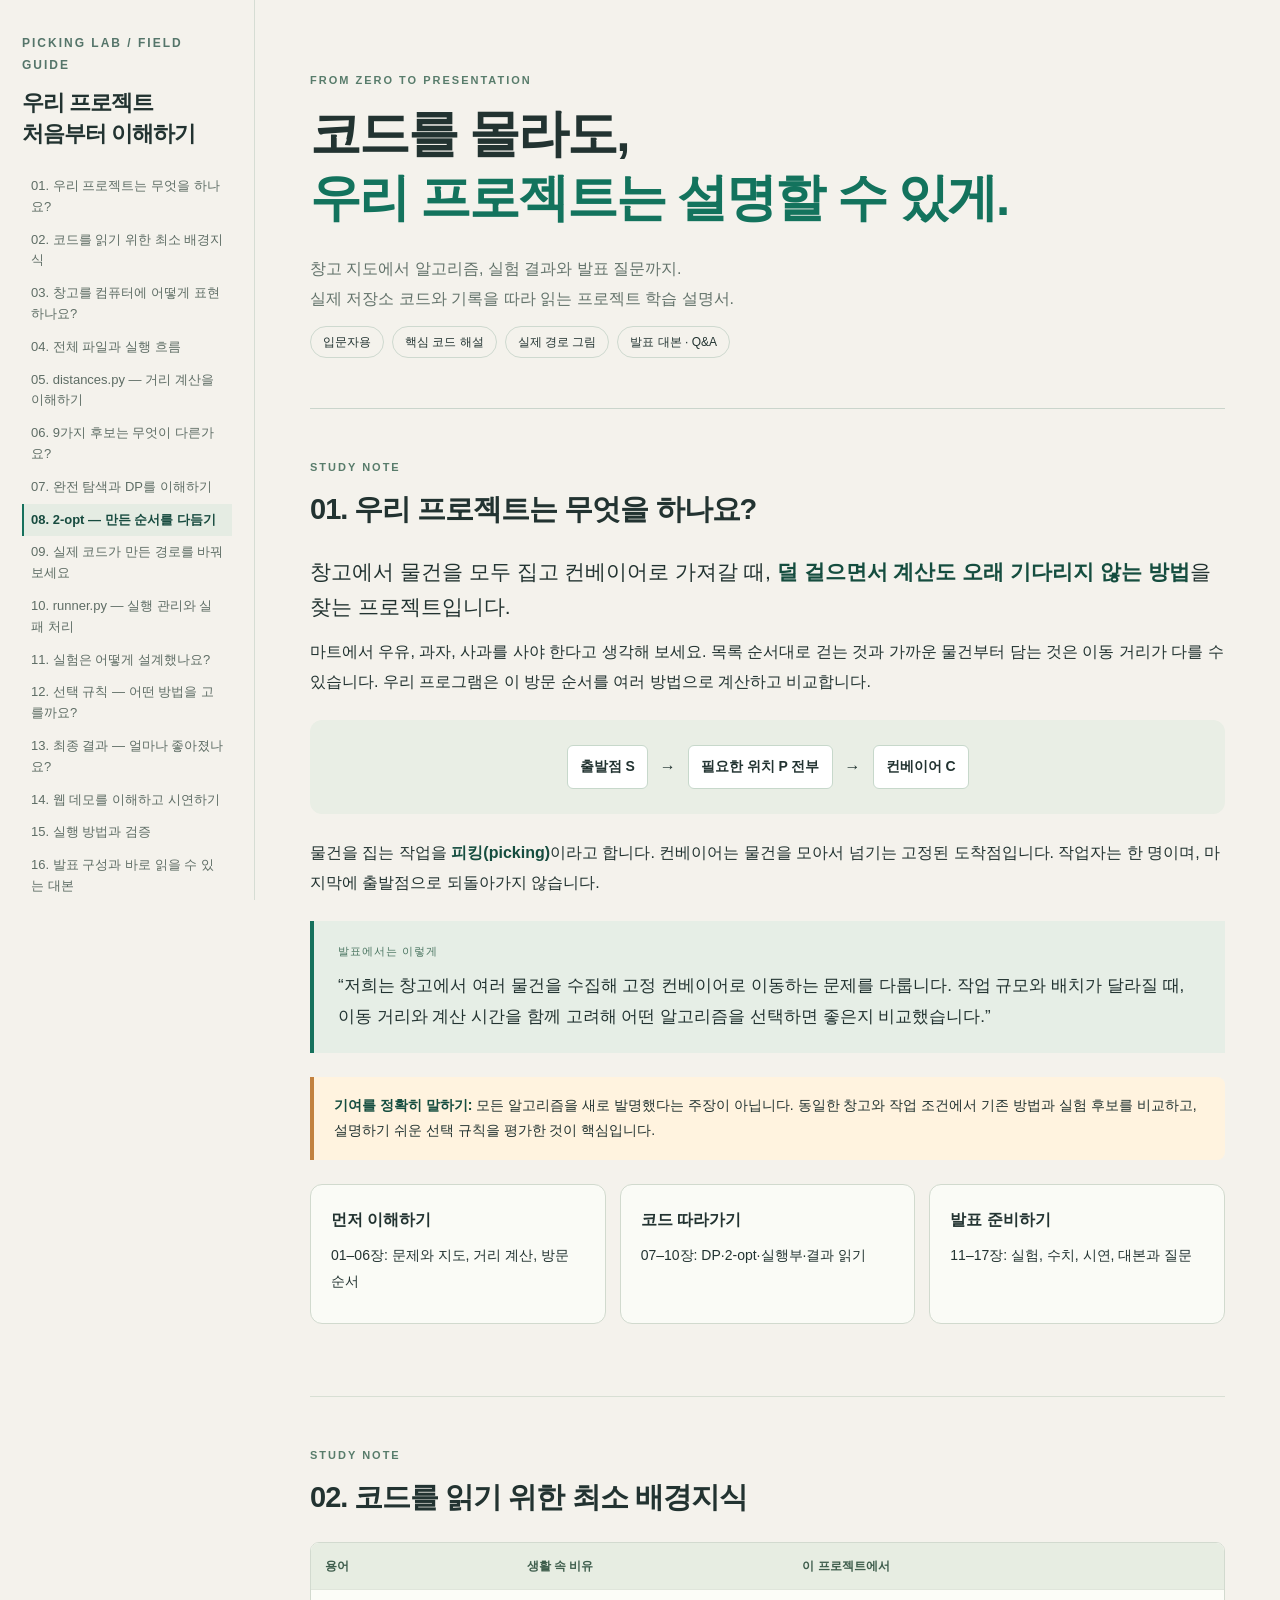
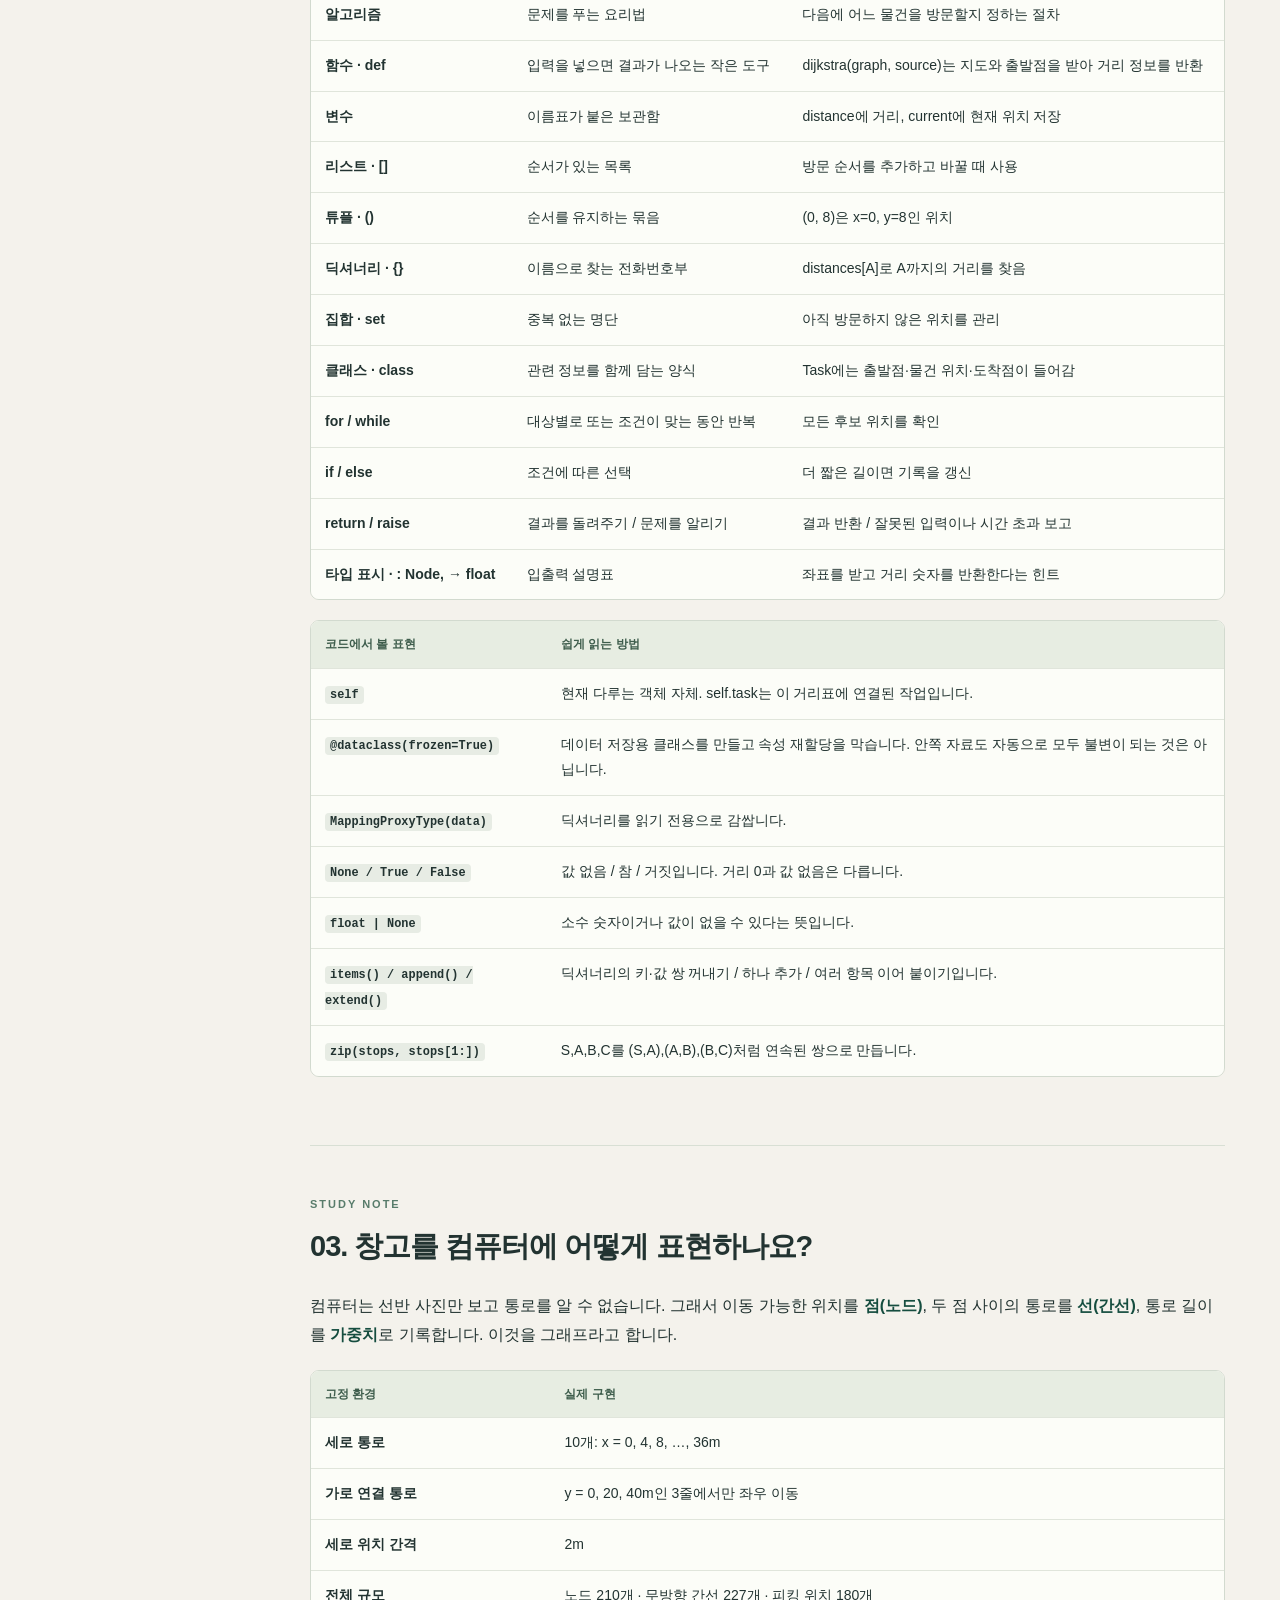
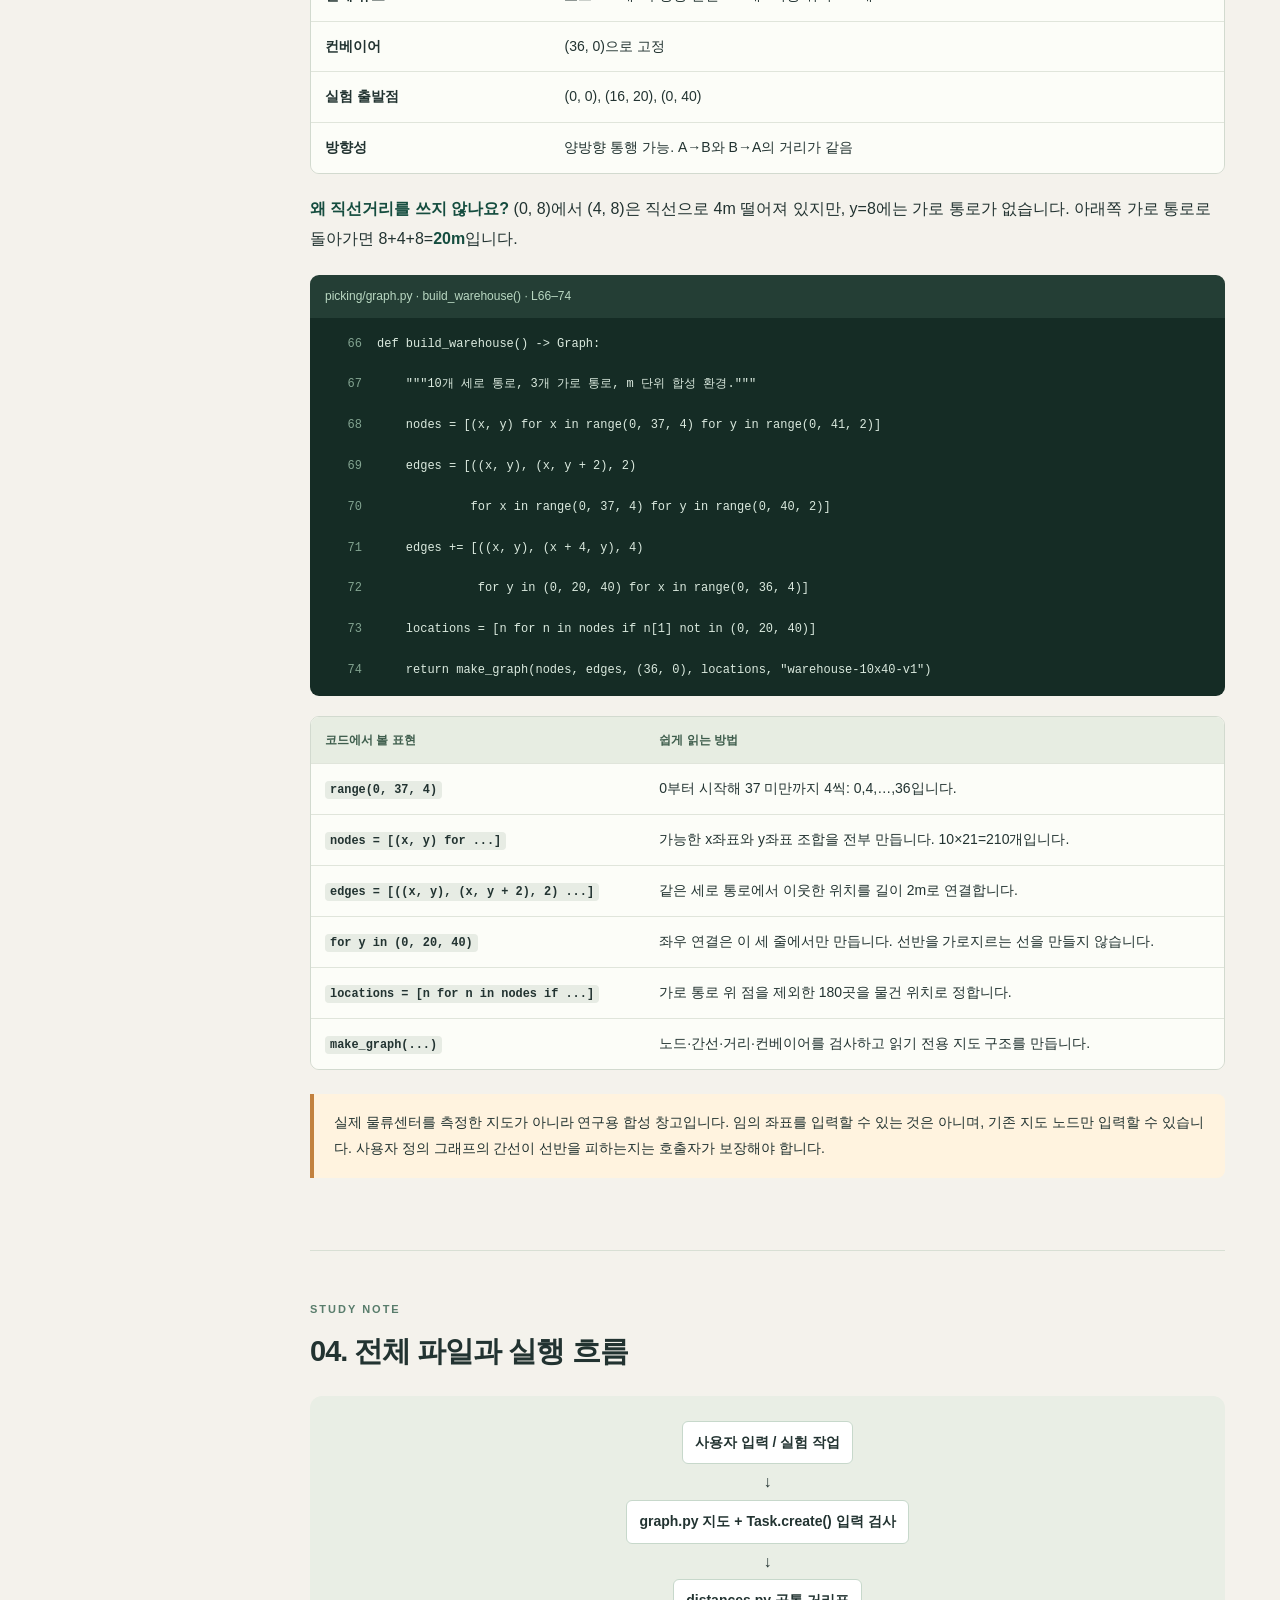
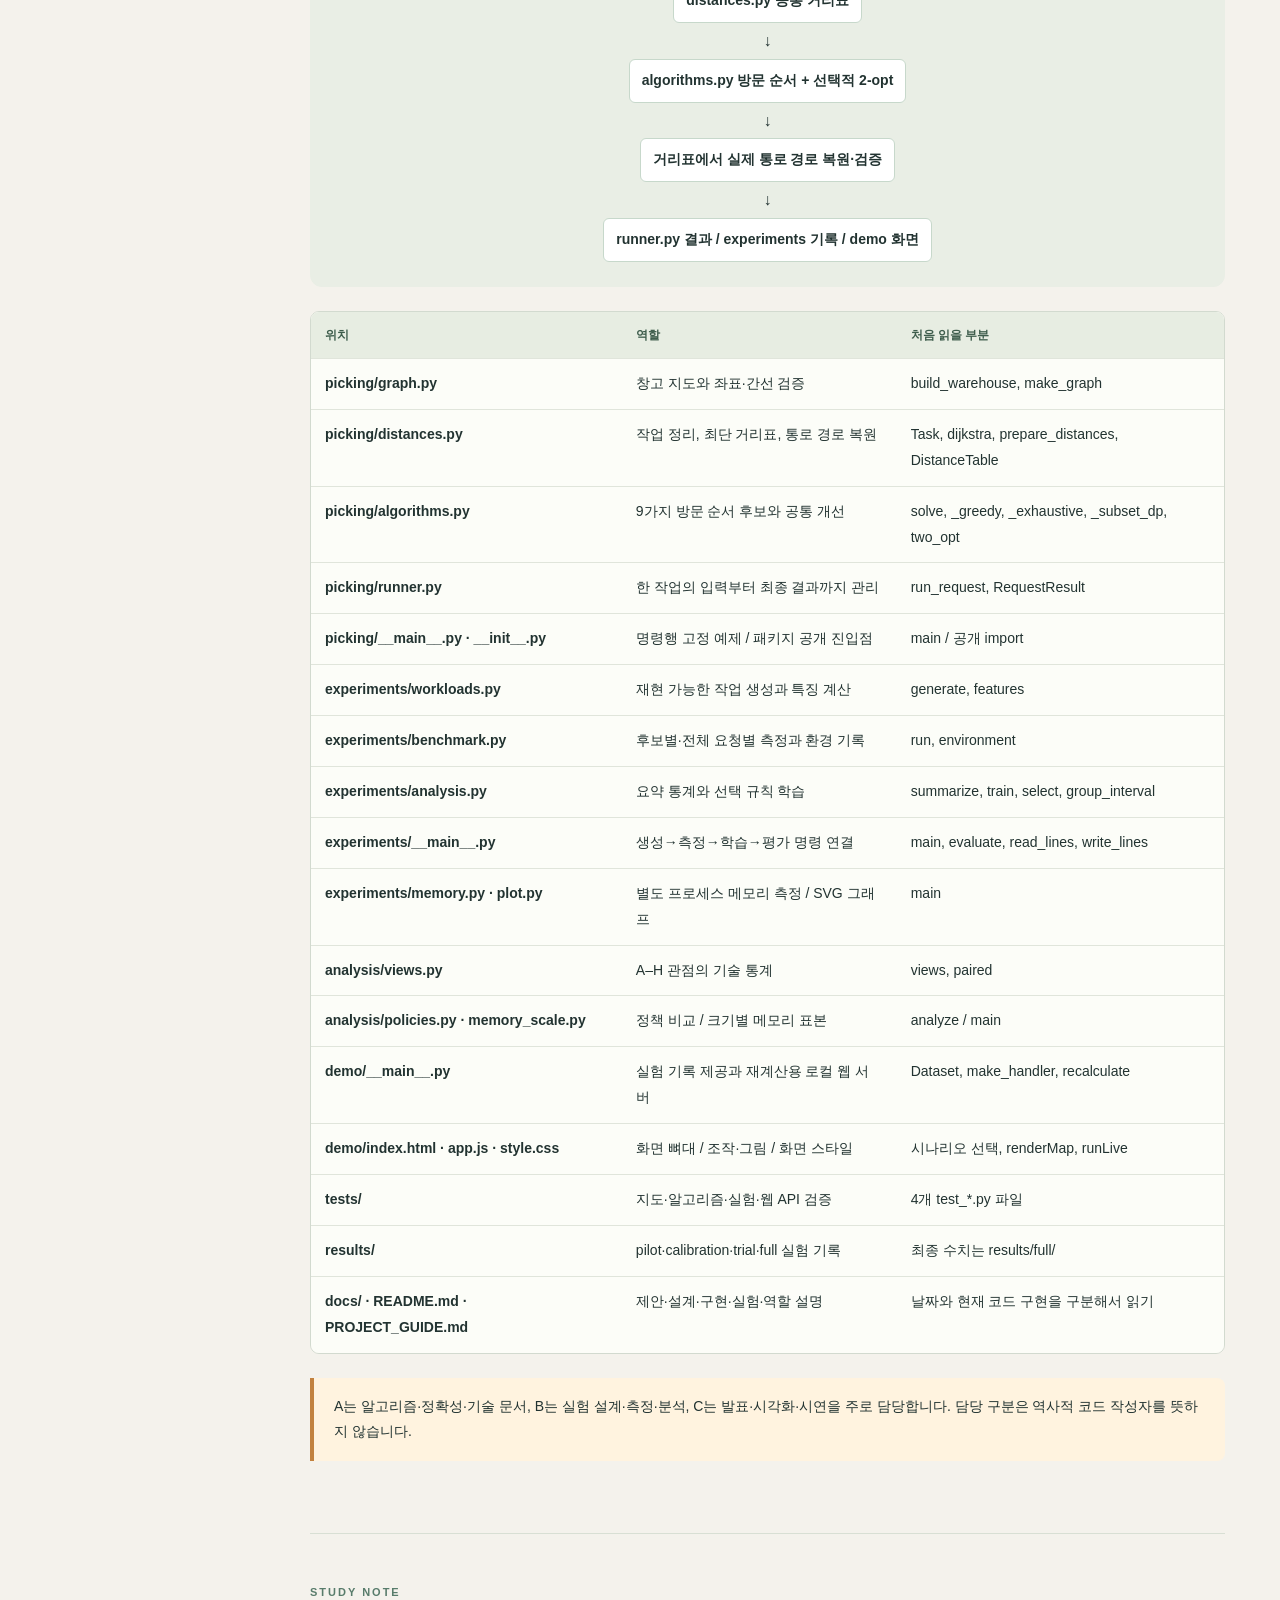
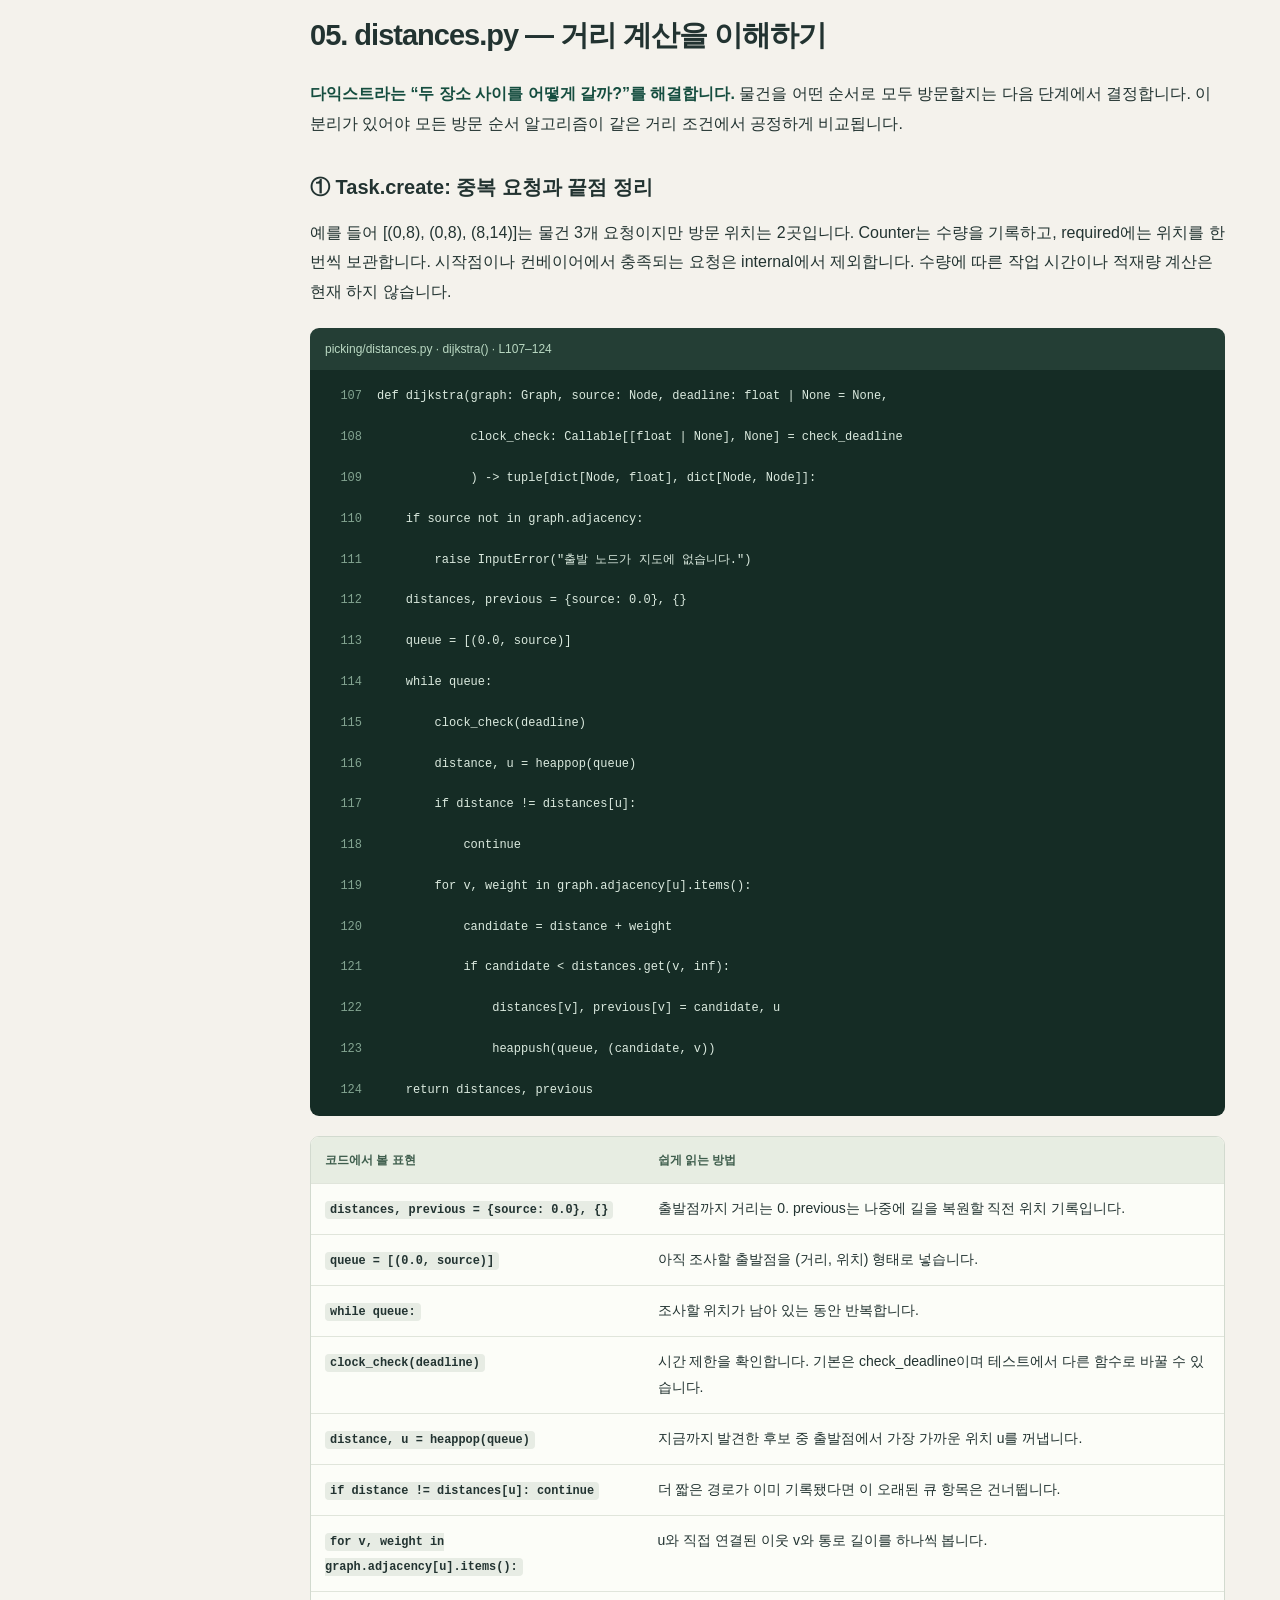
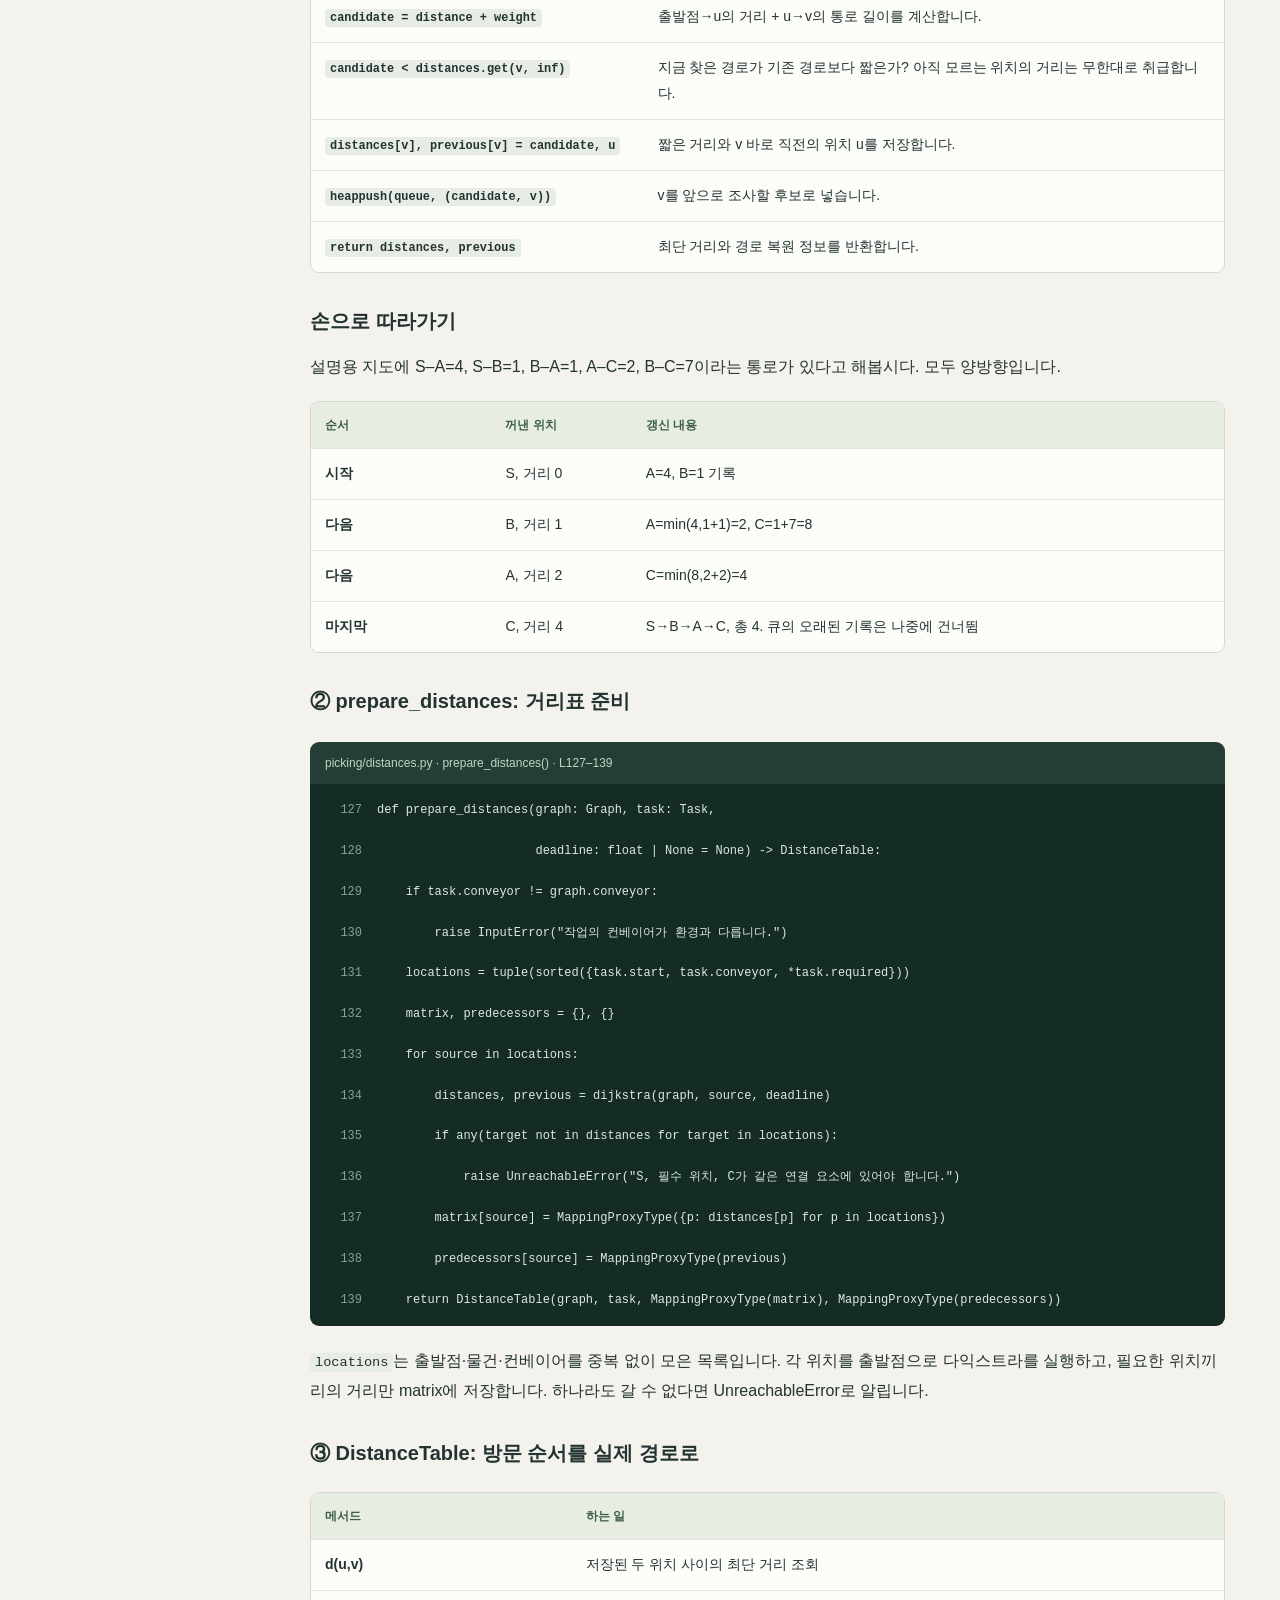
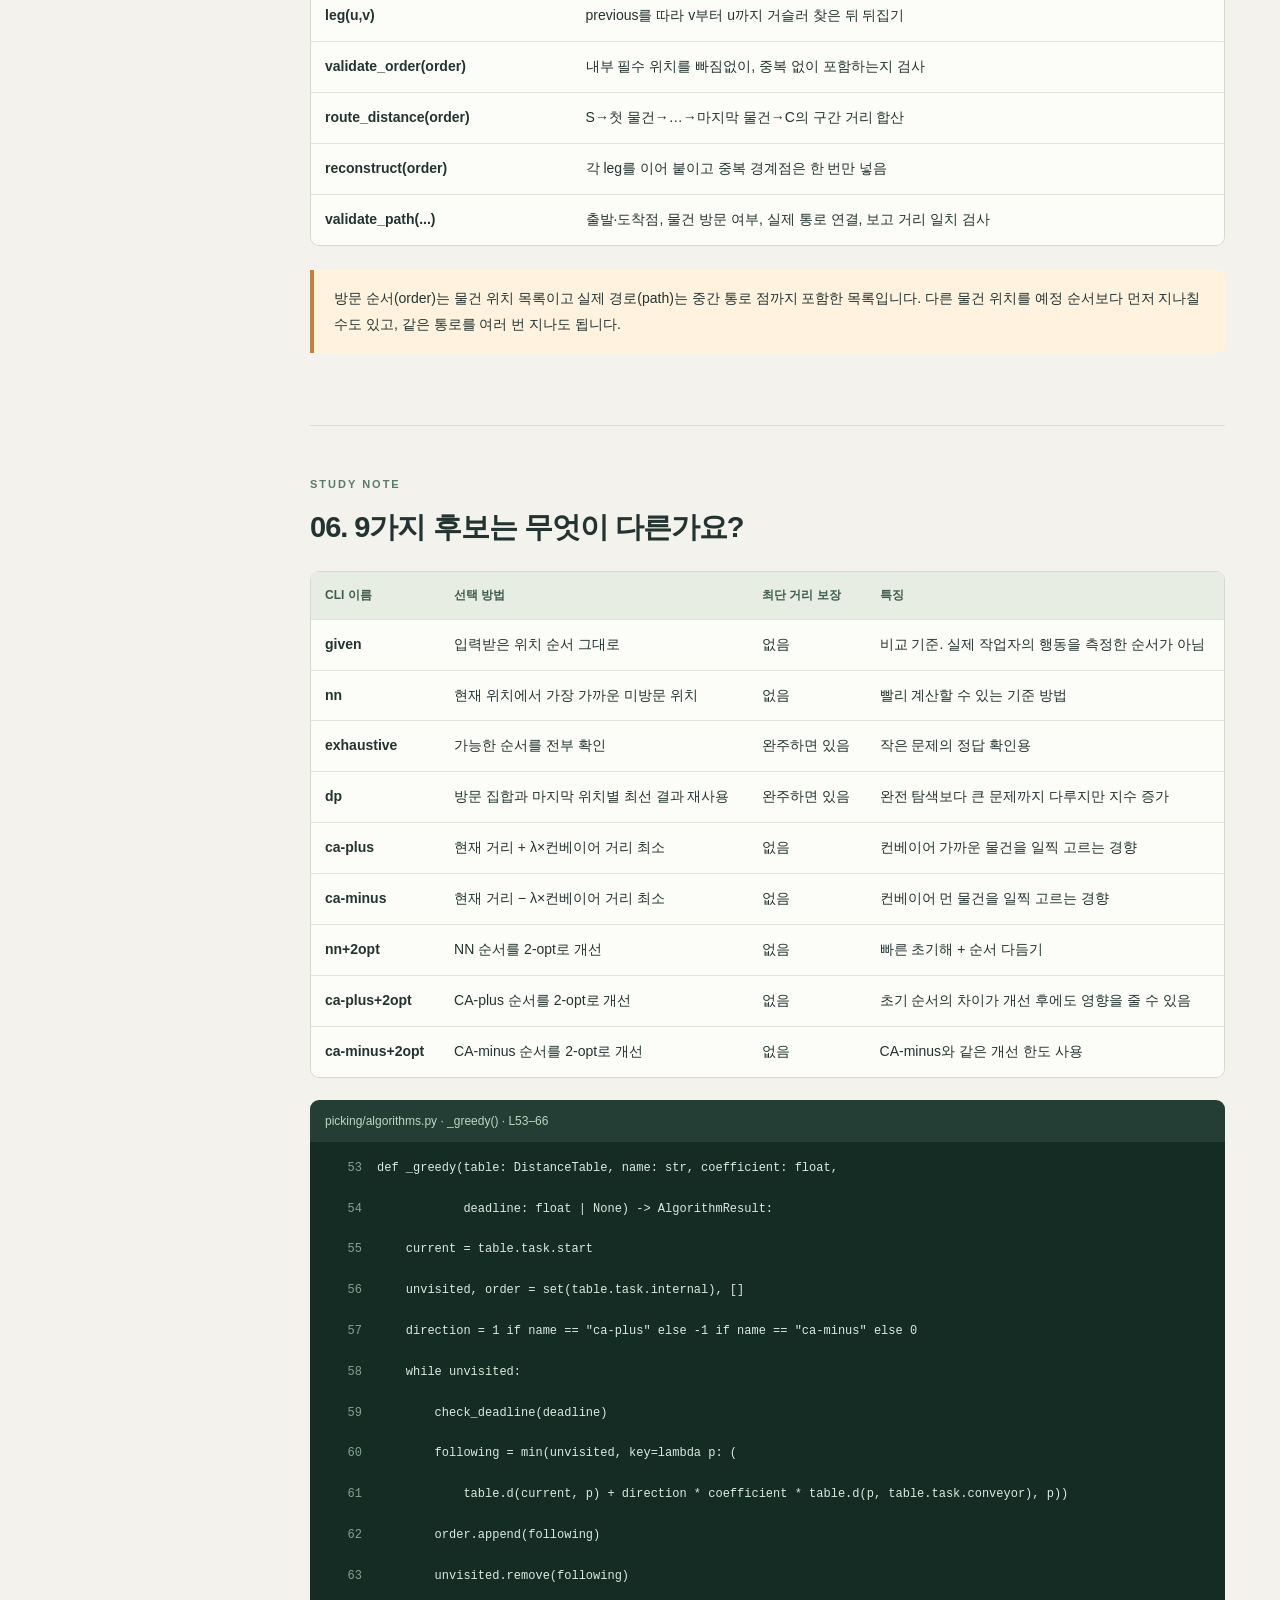
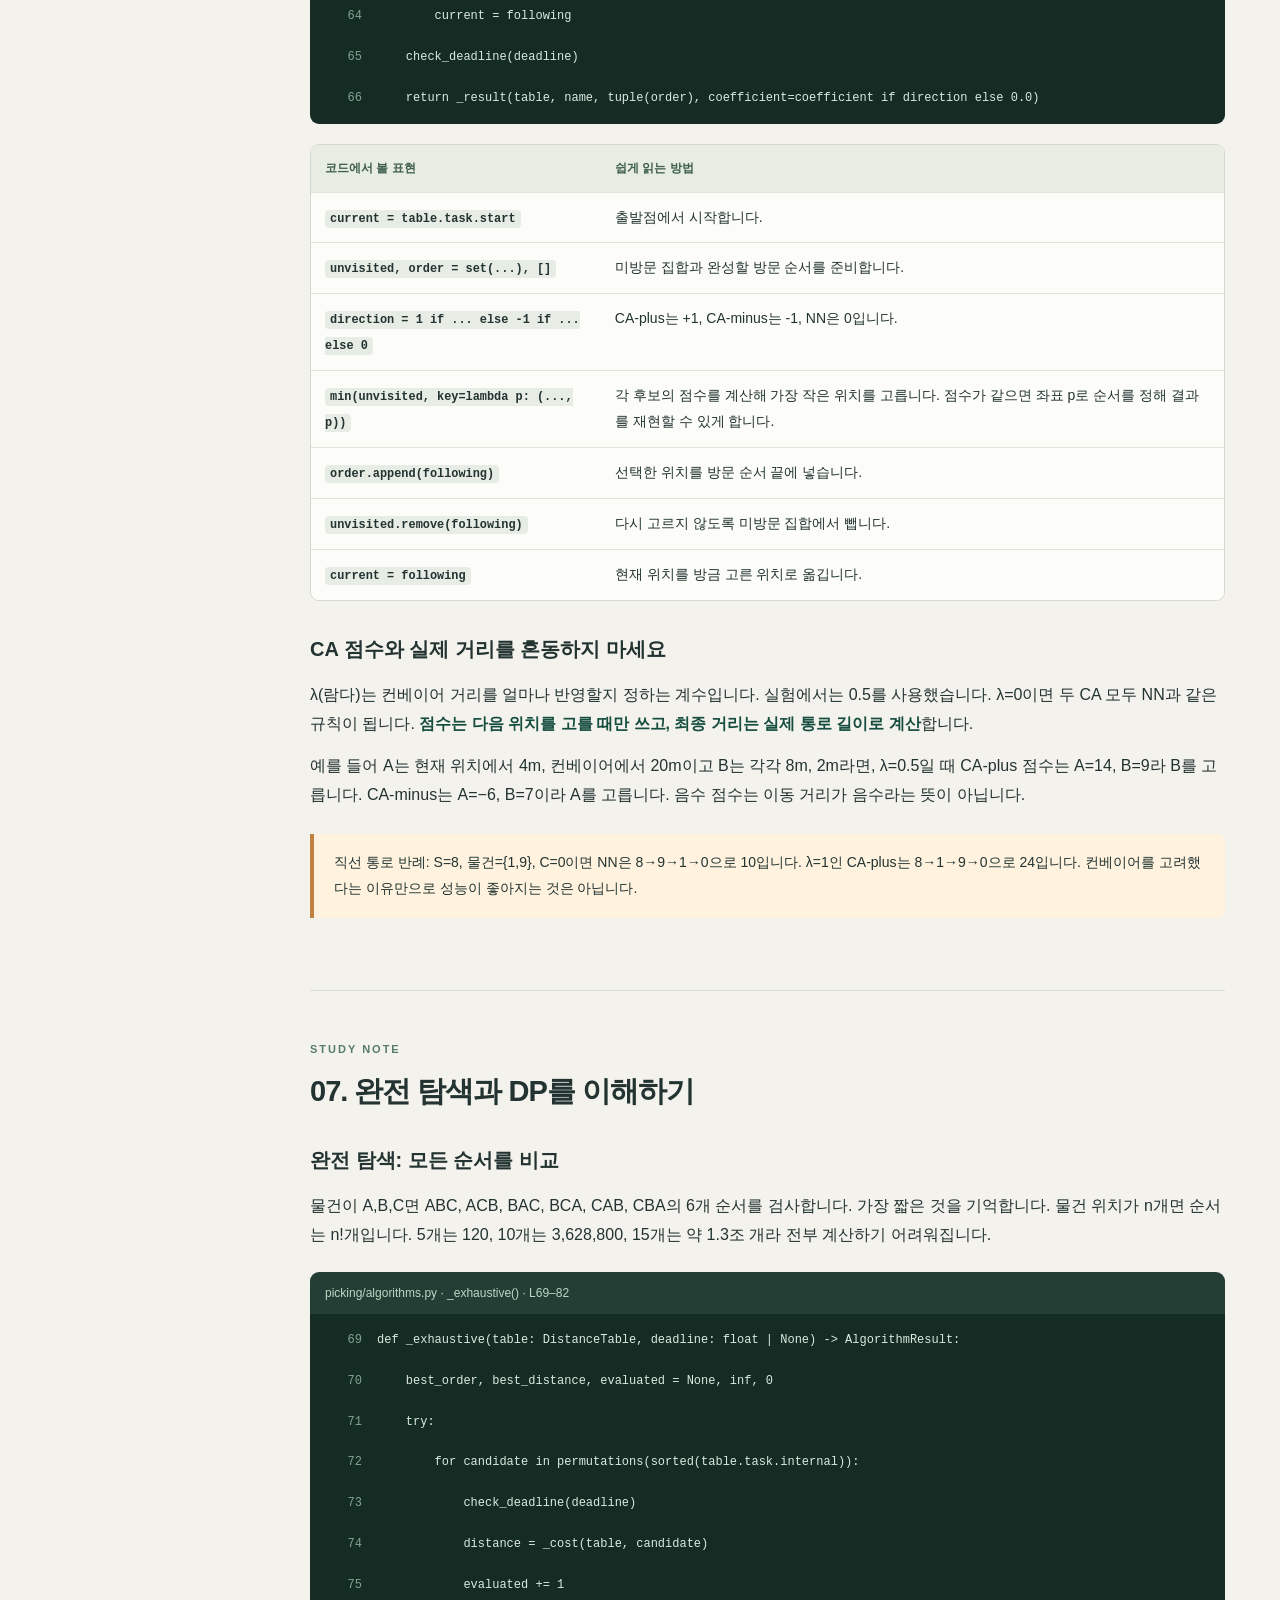
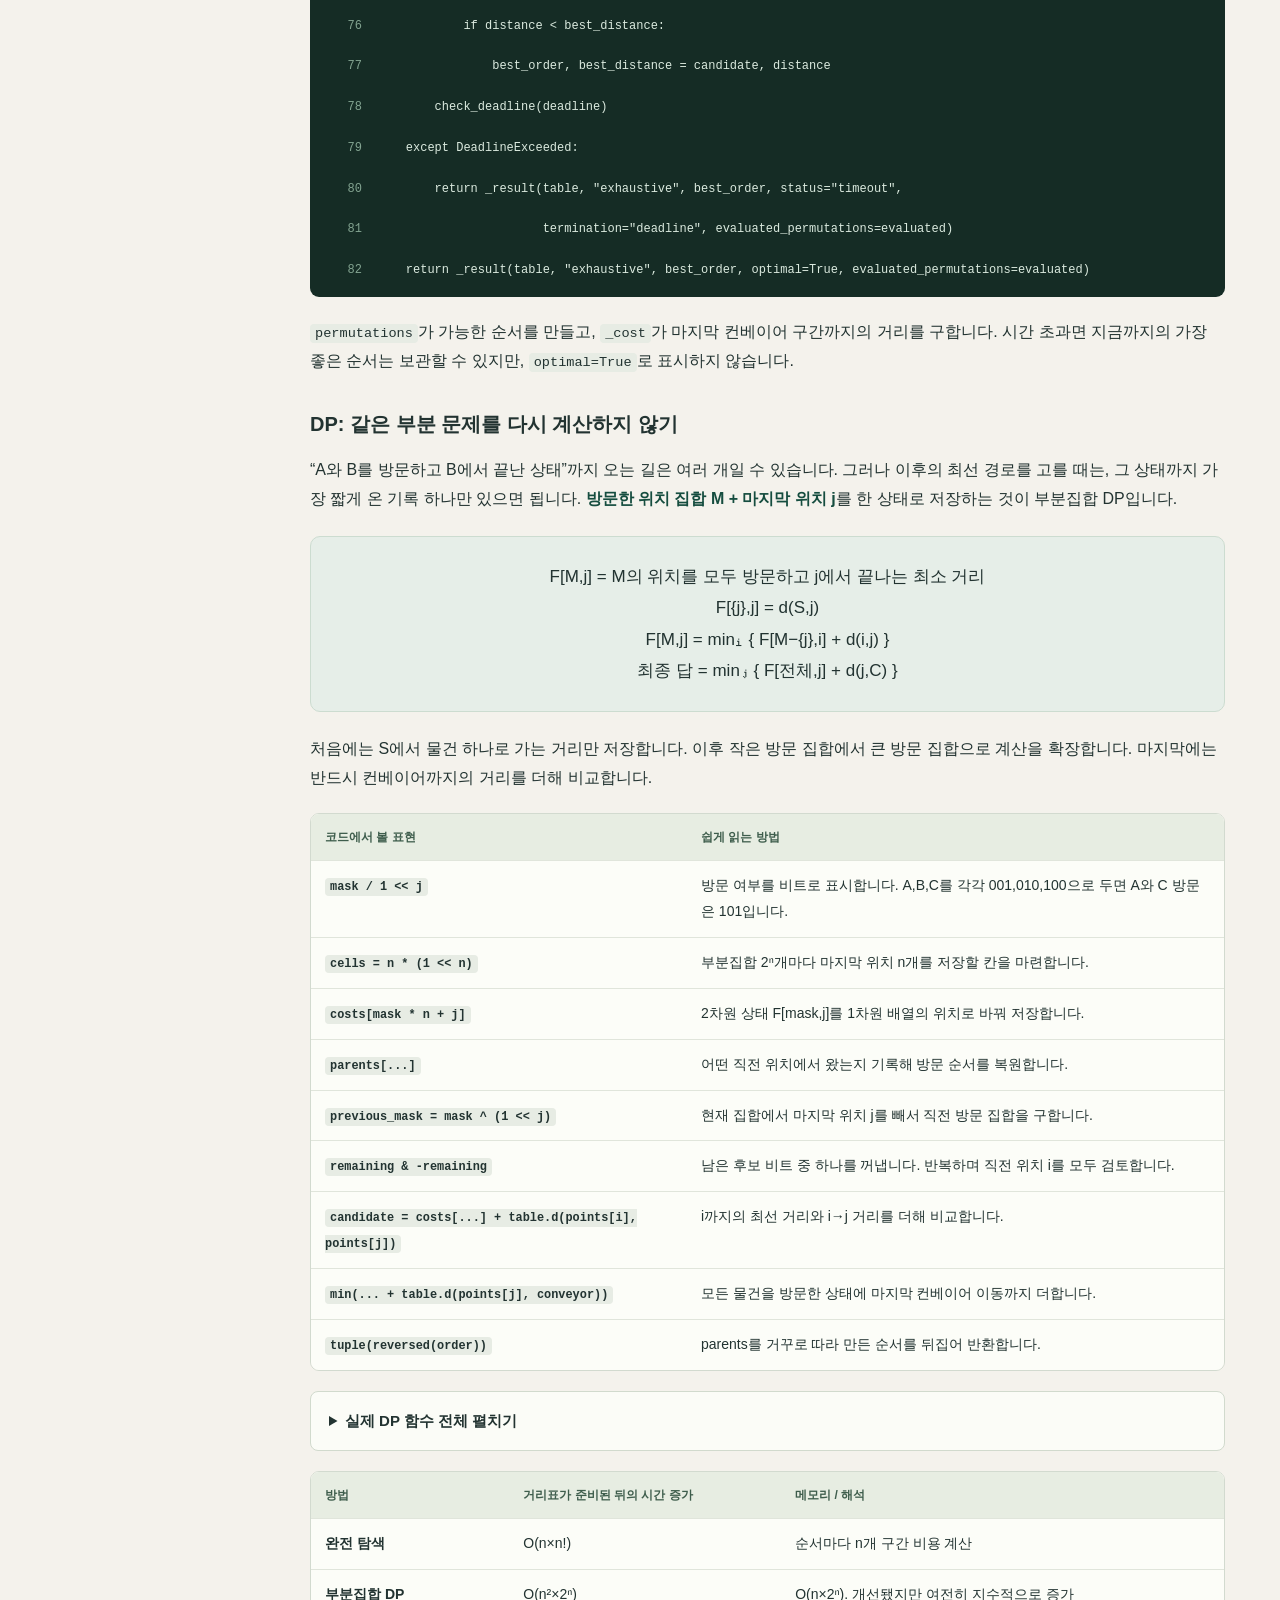
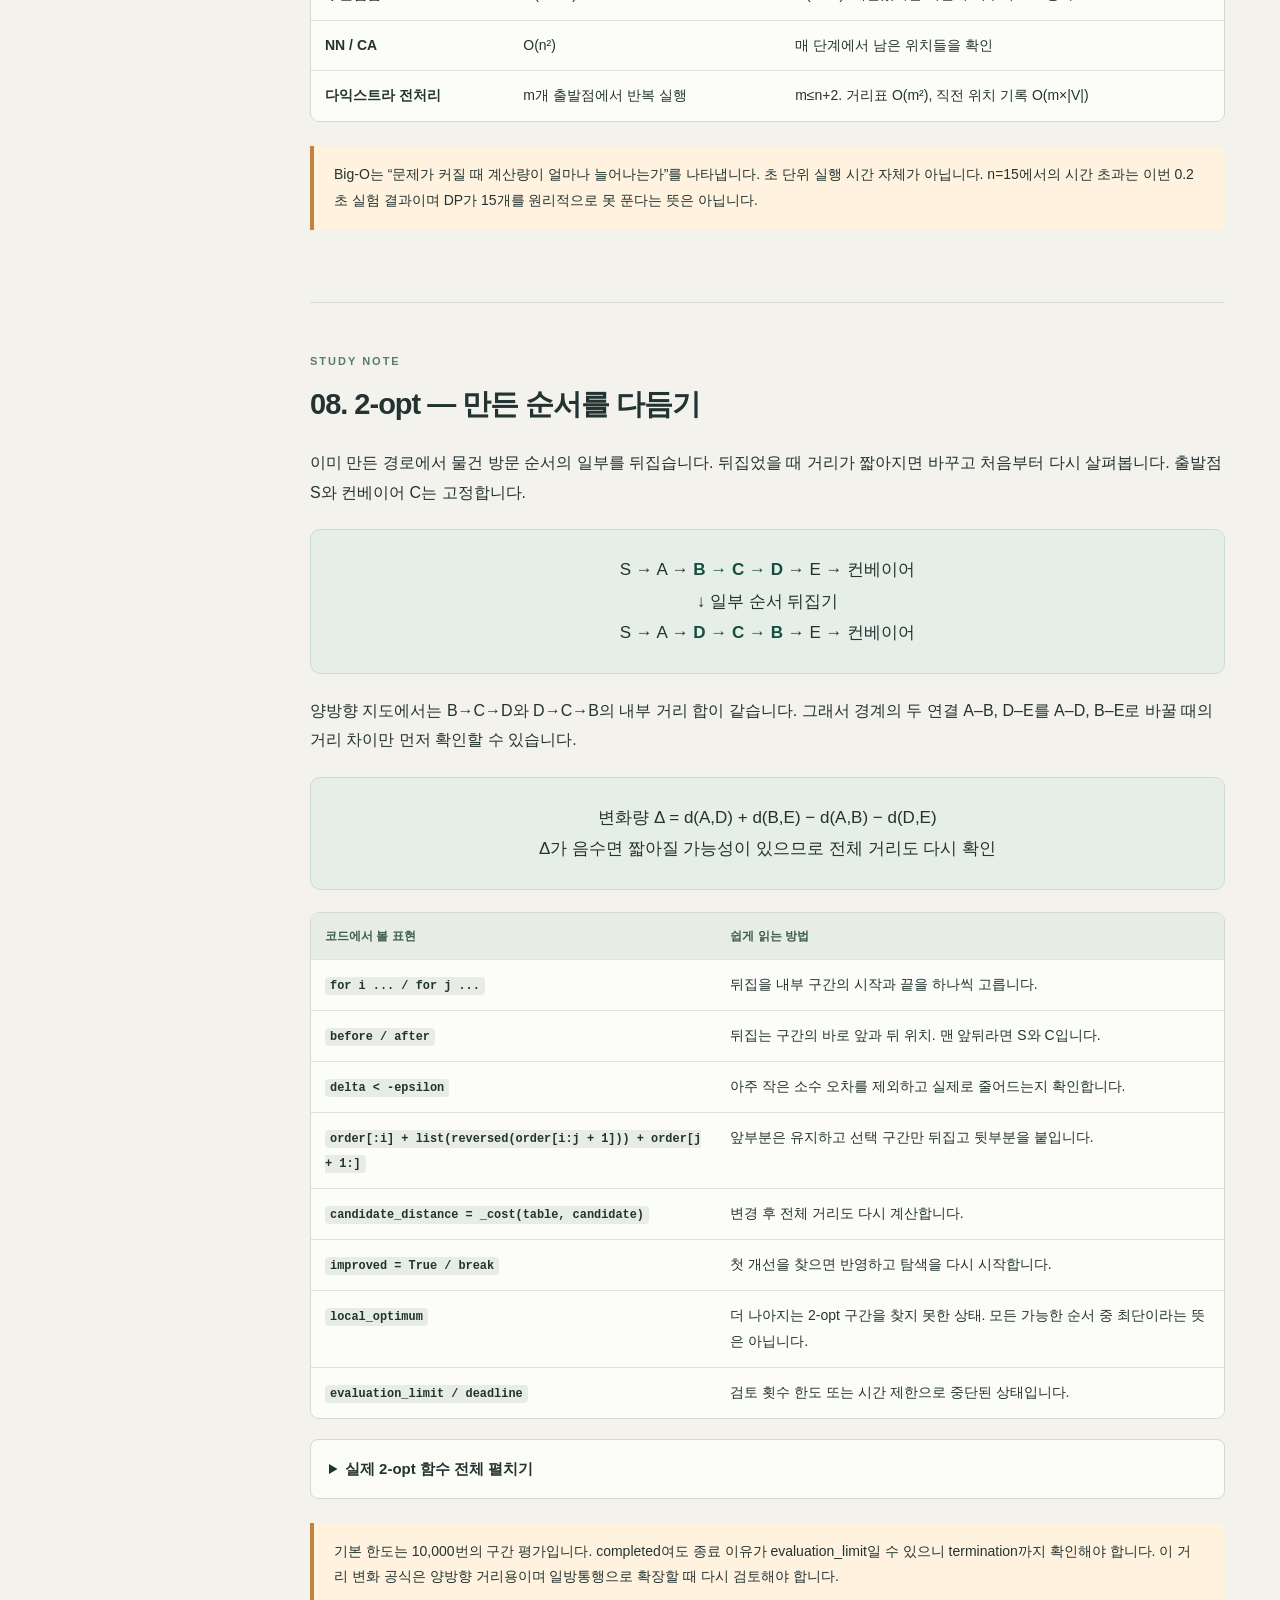
<file: docs/project-explained.html>
<!doctype html><html lang="ko"><head><meta charset="utf-8"><meta name="viewport" content="width=device-width,initial-scale=1"><meta name="description" content="프로그래밍 입문자를 위한 창고 피킹 알고리즘 프로젝트 해설과 발표 준비 가이드"><title>우리 프로젝트 이해하기 | 창고 피킹 알고리즘</title><style>*{box-sizing:border-box}html{scroll-behavior:smooth;scroll-padding-top:30px}body{margin:0;background:#f4f2ec;color:#223331;font-family:-apple-system,BlinkMacSystemFont,"Apple SD Gothic Neo","Malgun Gothic",sans-serif;font-size:16px;line-height:1.85}a{color:#126758;text-underline-offset:4px}a:hover{color:#ab532c}button,input,select{font:inherit}button,select{border:1px solid #b9c8c1;background:white;border-radius:8px;padding:8px 12px;color:#223331}button{cursor:pointer}button:hover{background:#e4eee9}button:focus-visible,a:focus-visible,select:focus-visible,summary:focus-visible{outline:3px solid #ce7742;outline-offset:4px}.layout{display:grid;grid-template-columns:255px minmax(0,1fr);max-width:1500px;margin:auto}.sidebar{position:sticky;top:0;height:100vh;overflow:auto;padding:32px 22px;border-right:1px solid #d6ddd4}.brand{font-size:12px;letter-spacing:2px;color:#55756a;font-weight:800}.sidebar h2{font-size:22px;line-height:1.4;margin:12px 0 20px}.sidebar nav a{display:block;color:#5e6d65;font-size:13px;padding:6px 7px;text-decoration:none;border-left:2px solid transparent;line-height:1.6}.sidebar nav a.active{border-left-color:#16715d;background:#e5ece3;color:#174b3f;font-weight:700}.tools{display:flex;flex-wrap:wrap;gap:8px;margin-top:20px}.tools button{font-size:12px;padding:6px 9px}main{min-width:0;padding:0 55px 70px}.hero{padding:70px 0 50px;border-bottom:1px solid #cad5cc}.eyebrow{font-size:11px;font-weight:800;letter-spacing:2px;color:#587c6b;margin-bottom:12px}.hero h1{font-size:clamp(34px,4vw,56px);letter-spacing:-2px;line-height:1.25;margin:12px 0 24px}.hero h1 em{font-style:normal;color:#13735d}.hero p{max-width:680px;color:#63736b}.tags{display:flex;gap:8px;flex-wrap:wrap}.tags span{font-size:12px;border:1px solid #ced9cf;border-radius:30px;padding:4px 12px}.chapter{padding:48px 0;border-bottom:1px solid #d8dfd4;scroll-margin-top:20px}h2{font-size:29px;letter-spacing:-1px;line-height:1.4;margin:0 0 24px}h3{font-size:20px;margin:30px 0 12px}.lead{font-size:21px;line-height:1.7}.small,.source{font-size:12px;color:#62756b;overflow-wrap:anywhere}.source{padding-top:10px}.flow{display:flex;gap:12px;align-items:center;justify-content:center;flex-wrap:wrap;padding:25px 12px;background:#e9eee5;border-radius:12px;margin:24px 0}.flow b{padding:8px 12px;background:white;border:1px solid #c7d8cb;border-radius:6px;font-size:14px}.vertical{flex-direction:column;gap:3px}.cards{display:grid;grid-template-columns:repeat(3,minmax(0,1fr));gap:14px;margin:24px 0}.cards article{padding:20px;border:1px solid #d1dace;background:#fafbf6;border-radius:12px}.cards p{font-size:14px;margin:8px 0}.cards b{display:block}.stat{display:block;font-size:32px;font-weight:800;color:#17745b;letter-spacing:-1px}.note{background:#fff3df;border-left:4px solid #c2813e;padding:16px 20px;margin:24px 0;font-size:14px;border-radius:0 8px 8px 0}blockquote{margin:24px 0;padding:20px 24px;border-left:4px solid #16715d;background:#e6eee6;font-size:17px}blockquote span{display:block;font-size:11px;letter-spacing:1px;color:#4a7561;margin-bottom:8px}p{margin:12px 0}strong{color:#154d3f}.table-wrap{overflow-x:auto;margin:20px 0;border:1px solid #d2dacf;border-radius:9px}table{border-collapse:collapse;width:100%;font-size:14px;background:#fcfdf8}th,td{text-align:left;vertical-align:top;padding:12px 14px;border-bottom:1px solid #e0e5db}th{background:#e7ede2;color:#3e5d4c;font-size:12px}tr:last-child td{border-bottom:0}td:first-child{font-weight:650;min-width:110px}td code{overflow-wrap:anywhere;white-space:normal}code{font-family:ui-monospace,SFMono-Regular,Consolas,monospace;font-size:.85em;background:#e7ece4;padding:2px 5px;border-radius:4px}.code-title{font-size:12px;background:#243e35;color:#b9d8c2;padding:10px 15px;border-radius:9px 9px 0 0;margin-top:22px}pre{background:#152c25;color:#dbeadf;overflow:auto;padding:16px 18px;margin:0 0 20px;border-radius:0 0 9px 9px;line-height:1.7;font-size:12px;tab-size:4}pre code{background:none;color:inherit;padding:0;font-size:inherit;display:block}.line{display:block;min-height:1.7em;white-space:pre}.line i{display:inline-block;min-width:34px;margin-right:15px;text-align:right;font-style:normal;color:#83a491;user-select:none}.formula{padding:24px;background:#e6eee8;border:1px solid #ccdcd0;border-radius:10px;text-align:center;font-size:17px;margin:22px 0;overflow-wrap:anywhere}details{border:1px solid #d1dacd;border-radius:8px;background:#fbfcf7;margin:12px 0}summary{cursor:pointer;padding:15px 18px;font-size:15px;font-weight:650}details>p{padding:0 18px 12px}details>pre{margin:0;border-radius:0 0 8px 8px;max-height:650px}.source-file>pre{max-height:650px}details>.code-title{margin:0;border-radius:0}.interactive{display:grid;grid-template-columns:minmax(0,.8fr) minmax(0,1fr);gap:25px;background:#fafcf7;border:1px solid #cedbce;border-radius:12px;padding:24px}.interactive svg{width:100%;height:auto;max-height:540px;background:#edf2e8;border-radius:10px}.interactive label{display:block;font-size:13px;margin:8px 0}.bigmetric{font-size:32px;font-weight:800;color:#146e56;line-height:1.4;margin:20px 0}input[type=range]{width:100%;accent-color:#16715d;cursor:pointer}select{max-width:100%}footer{font-size:12px;color:#63766a;margin-top:40px}.progress{position:fixed;top:0;left:0;height:3px;background:#1c8264;z-index:20;width:0}.skip{position:absolute;left:-9999px}.skip:focus{left:20px;top:10px;background:white;z-index:50;padding:10px}.present .sidebar{display:none}.present .layout{display:block;max-width:1100px}.present .chapter{min-height:90vh;font-size:19px}.present .chapter h2{font-size:36px}.present main{padding-top:40px}.exit-present{display:none;position:fixed;right:18px;top:16px;z-index:30}.present .exit-present{display:block}@media(max-width:1000px){.layout{grid-template-columns:210px minmax(0,1fr)}main{padding:0 28px 50px}.sidebar{padding:25px 13px}.cards{grid-template-columns:1fr}.interactive{grid-template-columns:1fr}}@media(max-width:700px){.layout{display:block}.sidebar{position:relative;height:auto;border-right:0;border-bottom:1px solid #d6ddd4;padding:20px}.sidebar h2{margin:8px 0}.sidebar nav{display:flex;overflow:auto;gap:6px}.sidebar nav a{white-space:nowrap;border:1px solid #d4dfd1;border-radius:6px}.tools{margin-top:12px}main{padding:0 18px 40px}.hero{padding:35px 0}.chapter{padding:35px 0}h2{font-size:25px}.lead{font-size:19px}td,th{padding:10px;font-size:12px}pre{font-size:11px;padding:12px}.interactive{padding:14px}}@media(prefers-reduced-motion:reduce){html{scroll-behavior:auto}}@media print{body{background:white;color:black;font-size:11pt}.layout{display:block}.sidebar,.tools,.exit-present,.progress,.skip{display:none!important}main{padding:0}.hero{padding:0 0 20px}.hero h1{font-size:28pt}.chapter{padding:20px 0;min-height:0!important;break-inside:auto}h2{font-size:20pt;break-after:avoid}.cards{grid-template-columns:repeat(3,1fr)}pre{white-space:pre-wrap;font-size:8pt;color:#111;background:#eee;max-height:none!important}.line{white-space:pre-wrap}.source-file{break-before:page}.table-wrap{overflow:visible}th,td{font-size:9pt}a{color:inherit}.note,blockquote{break-inside:avoid}details{break-inside:auto}.interactive{grid-template-columns:1fr 1fr}}</style></head><body><a class="skip" href="#content">본문으로 이동</a><div class="progress" aria-hidden="true"></div><button class="exit-present" data-present>학습 화면으로 · Esc</button><div class="layout"><aside class="sidebar"><div class="brand">PICKING LAB / FIELD GUIDE</div><h2>우리 프로젝트<br>처음부터 이해하기</h2><nav aria-label="학습 목차"><a href="#start">01. 우리 프로젝트는 무엇을 하나요?</a><a href="#basics">02. 코드를 읽기 위한 최소 배경지식</a><a href="#map">03. 창고를 컴퓨터에 어떻게 표현하나요?</a><a href="#architecture">04. 전체 파일과 실행 흐름</a><a href="#distance">05. distances.py — 거리 계산을 이해하기</a><a href="#algorithms">06. 9가지 후보는 무엇이 다른가요?</a><a href="#dp">07. 완전 탐색과 DP를 이해하기</a><a href="#twoopt">08. 2-opt — 만든 순서를 다듬기</a><a href="#interactive">09. 실제 코드가 만든 경로를 바꿔 보세요</a><a href="#runner">10. runner.py — 실행 관리와 실패 처리</a><a href="#experiment">11. 실험은 어떻게 설계했나요?</a><a href="#selector">12. 선택 규칙 — 어떤 방법을 고를까요?</a><a href="#results">13. 최종 결과 — 얼마나 좋아졌나요?</a><a href="#demo">14. 웹 데모를 이해하고 시연하기</a><a href="#run">15. 실행 방법과 검증</a><a href="#presentation">16. 발표 구성과 바로 읽을 수 있는 대본</a><a href="#questions">17. 예상 질문과 이해 확인</a><a href="#sources">18. 원본 코드와 근거 자료</a></nav><div class="tools"><button data-present>넓게 보기</button><button id="print">인쇄 / PDF</button><button id="expand">모두 펼치기</button></div><p class="small">인터넷 없이 열리는 단일 HTML<br>2026.11.08 코드 스냅샷 · 11.13 설명 보완</p></aside><main id="content"><header class="hero"><div class="eyebrow">FROM ZERO TO PRESENTATION</div><h1>코드를 몰라도,<br><em>우리 프로젝트는 설명할 수 있게.</em></h1><p>창고 지도에서 알고리즘, 실험 결과와 발표 질문까지.<br>실제 저장소 코드와 기록을 따라 읽는 프로젝트 학습 설명서.</p><div class="tags"><span>입문자용</span><span>핵심 코드 해설</span><span>실제 경로 그림</span><span>발표 대본 · Q&A</span></div></header><section id="start" class="chapter"><div class="eyebrow">STUDY NOTE</div><h2>01. 우리 프로젝트는 무엇을 하나요?</h2><p class="lead">창고에서 물건을 모두 집고 컨베이어로 가져갈 때, <strong>덜 걸으면서 계산도 오래 기다리지 않는 방법</strong>을 찾는 프로젝트입니다.</p><p>마트에서 우유, 과자, 사과를 사야 한다고 생각해 보세요. 목록 순서대로 걷는 것과 가까운 물건부터 담는 것은 이동 거리가 다를 수 있습니다. 우리 프로그램은 이 방문 순서를 여러 방법으로 계산하고 비교합니다.</p><div class="flow"><b>출발점 S</b><span>→</span><b>필요한 위치 P 전부</b><span>→</span><b>컨베이어 C</b></div><p>물건을 집는 작업을 <strong>피킹(picking)</strong>이라고 합니다. 컨베이어는 물건을 모아서 넘기는 고정된 도착점입니다. 작업자는 한 명이며, 마지막에 출발점으로 되돌아가지 않습니다.</p><blockquote><span>발표에서는 이렇게</span>“저희는 창고에서 여러 물건을 수집해 고정 컨베이어로 이동하는 문제를 다룹니다. 작업 규모와 배치가 달라질 때, 이동 거리와 계산 시간을 함께 고려해 어떤 알고리즘을 선택하면 좋은지 비교했습니다.”</blockquote><aside class="note"><strong>기여를 정확히 말하기:</strong> 모든 알고리즘을 새로 발명했다는 주장이 아닙니다. 동일한 창고와 작업 조건에서 기존 방법과 실험 후보를 비교하고, 설명하기 쉬운 선택 규칙을 평가한 것이 핵심입니다.</aside><div class="cards"><article><b>먼저 이해하기</b><p>01–06장: 문제와 지도, 거리 계산, 방문 순서</p></article><article><b>코드 따라가기</b><p>07–10장: DP·2-opt·실행부·결과 읽기</p></article><article><b>발표 준비하기</b><p>11–17장: 실험, 수치, 시연, 대본과 질문</p></article></div></section><section id="basics" class="chapter"><div class="eyebrow">STUDY NOTE</div><h2>02. 코드를 읽기 위한 최소 배경지식</h2><div class="table-wrap"><table><thead><tr><th>용어</th><th>생활 속 비유</th><th>이 프로젝트에서</th></tr></thead><tbody><tr><td>알고리즘</td><td>문제를 푸는 요리법</td><td>다음에 어느 물건을 방문할지 정하는 절차</td></tr><tr><td>함수 · def</td><td>입력을 넣으면 결과가 나오는 작은 도구</td><td>dijkstra(graph, source)는 지도와 출발점을 받아 거리 정보를 반환</td></tr><tr><td>변수</td><td>이름표가 붙은 보관함</td><td>distance에 거리, current에 현재 위치 저장</td></tr><tr><td>리스트 · []</td><td>순서가 있는 목록</td><td>방문 순서를 추가하고 바꿀 때 사용</td></tr><tr><td>튜플 · ()</td><td>순서를 유지하는 묶음</td><td>(0, 8)은 x=0, y=8인 위치</td></tr><tr><td>딕셔너리 · {}</td><td>이름으로 찾는 전화번호부</td><td>distances[A]로 A까지의 거리를 찾음</td></tr><tr><td>집합 · set</td><td>중복 없는 명단</td><td>아직 방문하지 않은 위치를 관리</td></tr><tr><td>클래스 · class</td><td>관련 정보를 함께 담는 양식</td><td>Task에는 출발점·물건 위치·도착점이 들어감</td></tr><tr><td>for / while</td><td>대상별로 또는 조건이 맞는 동안 반복</td><td>모든 후보 위치를 확인</td></tr><tr><td>if / else</td><td>조건에 따른 선택</td><td>더 짧은 길이면 기록을 갱신</td></tr><tr><td>return / raise</td><td>결과를 돌려주기 / 문제를 알리기</td><td>결과 반환 / 잘못된 입력이나 시간 초과 보고</td></tr><tr><td>타입 표시 · : Node, → float</td><td>입출력 설명표</td><td>좌표를 받고 거리 숫자를 반환한다는 힌트</td></tr></tbody></table></div><div class="table-wrap"><table><thead><tr><th>코드에서 볼 표현</th><th>쉽게 읽는 방법</th></tr></thead><tbody><tr><td><code>self</code></td><td>현재 다루는 객체 자체. self.task는 이 거리표에 연결된 작업입니다.</td></tr><tr><td><code>@dataclass(frozen=True)</code></td><td>데이터 저장용 클래스를 만들고 속성 재할당을 막습니다. 안쪽 자료도 자동으로 모두 불변이 되는 것은 아닙니다.</td></tr><tr><td><code>MappingProxyType(data)</code></td><td>딕셔너리를 읽기 전용으로 감쌉니다.</td></tr><tr><td><code>None / True / False</code></td><td>값 없음 / 참 / 거짓입니다. 거리 0과 값 없음은 다릅니다.</td></tr><tr><td><code>float | None</code></td><td>소수 숫자이거나 값이 없을 수 있다는 뜻입니다.</td></tr><tr><td><code>items() / append() / extend()</code></td><td>딕셔너리의 키·값 쌍 꺼내기 / 하나 추가 / 여러 항목 이어 붙이기입니다.</td></tr><tr><td><code>zip(stops, stops[1:])</code></td><td>S,A,B,C를 (S,A),(A,B),(B,C)처럼 연속된 쌍으로 만듭니다.</td></tr></tbody></table></div></section><section id="map" class="chapter"><div class="eyebrow">STUDY NOTE</div><h2>03. 창고를 컴퓨터에 어떻게 표현하나요?</h2><p>컴퓨터는 선반 사진만 보고 통로를 알 수 없습니다. 그래서 이동 가능한 위치를 <strong>점(노드)</strong>, 두 점 사이의 통로를 <strong>선(간선)</strong>, 통로 길이를 <strong>가중치</strong>로 기록합니다. 이것을 그래프라고 합니다.</p><div class="table-wrap"><table><thead><tr><th>고정 환경</th><th>실제 구현</th></tr></thead><tbody><tr><td>세로 통로</td><td>10개: x = 0, 4, 8, …, 36m</td></tr><tr><td>가로 연결 통로</td><td>y = 0, 20, 40m인 3줄에서만 좌우 이동</td></tr><tr><td>세로 위치 간격</td><td>2m</td></tr><tr><td>전체 규모</td><td>노드 210개 · 무방향 간선 227개 · 피킹 위치 180개</td></tr><tr><td>컨베이어</td><td>(36, 0)으로 고정</td></tr><tr><td>실험 출발점</td><td>(0, 0), (16, 20), (0, 40)</td></tr><tr><td>방향성</td><td>양방향 통행 가능. A→B와 B→A의 거리가 같음</td></tr></tbody></table></div><p><strong>왜 직선거리를 쓰지 않나요?</strong> (0, 8)에서 (4, 8)은 직선으로 4m 떨어져 있지만, y=8에는 가로 통로가 없습니다. 아래쪽 가로 통로로 돌아가면 8+4+8=<strong>20m</strong>입니다.</p><div class="code-title">picking/graph.py · build_warehouse() · L66–74</div><pre><code><span class="line"><i>66</i>def build_warehouse() -&gt; Graph:</span>
<span class="line"><i>67</i>    &quot;&quot;&quot;10개 세로 통로, 3개 가로 통로, m 단위 합성 환경.&quot;&quot;&quot;</span>
<span class="line"><i>68</i>    nodes = [(x, y) for x in range(0, 37, 4) for y in range(0, 41, 2)]</span>
<span class="line"><i>69</i>    edges = [((x, y), (x, y + 2), 2)</span>
<span class="line"><i>70</i>             for x in range(0, 37, 4) for y in range(0, 40, 2)]</span>
<span class="line"><i>71</i>    edges += [((x, y), (x + 4, y), 4)</span>
<span class="line"><i>72</i>              for y in (0, 20, 40) for x in range(0, 36, 4)]</span>
<span class="line"><i>73</i>    locations = [n for n in nodes if n[1] not in (0, 20, 40)]</span>
<span class="line"><i>74</i>    return make_graph(nodes, edges, (36, 0), locations, &quot;warehouse-10x40-v1&quot;)</span></code></pre><div class="table-wrap"><table><thead><tr><th>코드에서 볼 표현</th><th>쉽게 읽는 방법</th></tr></thead><tbody><tr><td><code>range(0, 37, 4)</code></td><td>0부터 시작해 37 미만까지 4씩: 0,4,…,36입니다.</td></tr><tr><td><code>nodes = [(x, y) for ...]</code></td><td>가능한 x좌표와 y좌표 조합을 전부 만듭니다. 10×21=210개입니다.</td></tr><tr><td><code>edges = [((x, y), (x, y + 2), 2) ...]</code></td><td>같은 세로 통로에서 이웃한 위치를 길이 2m로 연결합니다.</td></tr><tr><td><code>for y in (0, 20, 40)</code></td><td>좌우 연결은 이 세 줄에서만 만듭니다. 선반을 가로지르는 선을 만들지 않습니다.</td></tr><tr><td><code>locations = [n for n in nodes if ...]</code></td><td>가로 통로 위 점을 제외한 180곳을 물건 위치로 정합니다.</td></tr><tr><td><code>make_graph(...)</code></td><td>노드·간선·거리·컨베이어를 검사하고 읽기 전용 지도 구조를 만듭니다.</td></tr></tbody></table></div><aside class="note">실제 물류센터를 측정한 지도가 아니라 연구용 합성 창고입니다. 임의 좌표를 입력할 수 있는 것은 아니며, 기존 지도 노드만 입력할 수 있습니다. 사용자 정의 그래프의 간선이 선반을 피하는지는 호출자가 보장해야 합니다.</aside></section><section id="architecture" class="chapter"><div class="eyebrow">STUDY NOTE</div><h2>04. 전체 파일과 실행 흐름</h2><div class="flow vertical"><b>사용자 입력 / 실험 작업</b><span>↓</span><b>graph.py 지도 + Task.create() 입력 검사</b><span>↓</span><b>distances.py 공통 거리표</b><span>↓</span><b>algorithms.py 방문 순서 + 선택적 2-opt</b><span>↓</span><b>거리표에서 실제 통로 경로 복원·검증</b><span>↓</span><b>runner.py 결과 / experiments 기록 / demo 화면</b></div><div class="table-wrap"><table><thead><tr><th>위치</th><th>역할</th><th>처음 읽을 부분</th></tr></thead><tbody><tr><td>picking/graph.py</td><td>창고 지도와 좌표·간선 검증</td><td>build_warehouse, make_graph</td></tr><tr><td>picking/distances.py</td><td>작업 정리, 최단 거리표, 통로 경로 복원</td><td>Task, dijkstra, prepare_distances, DistanceTable</td></tr><tr><td>picking/algorithms.py</td><td>9가지 방문 순서 후보와 공통 개선</td><td>solve, _greedy, _exhaustive, _subset_dp, two_opt</td></tr><tr><td>picking/runner.py</td><td>한 작업의 입력부터 최종 결과까지 관리</td><td>run_request, RequestResult</td></tr><tr><td>picking/__main__.py · __init__.py</td><td>명령행 고정 예제 / 패키지 공개 진입점</td><td>main / 공개 import</td></tr><tr><td>experiments/workloads.py</td><td>재현 가능한 작업 생성과 특징 계산</td><td>generate, features</td></tr><tr><td>experiments/benchmark.py</td><td>후보별·전체 요청별 측정과 환경 기록</td><td>run, environment</td></tr><tr><td>experiments/analysis.py</td><td>요약 통계와 선택 규칙 학습</td><td>summarize, train, select, group_interval</td></tr><tr><td>experiments/__main__.py</td><td>생성→측정→학습→평가 명령 연결</td><td>main, evaluate, read_lines, write_lines</td></tr><tr><td>experiments/memory.py · plot.py</td><td>별도 프로세스 메모리 측정 / SVG 그래프</td><td>main</td></tr><tr><td>analysis/views.py</td><td>A–H 관점의 기술 통계</td><td>views, paired</td></tr><tr><td>analysis/policies.py · memory_scale.py</td><td>정책 비교 / 크기별 메모리 표본</td><td>analyze / main</td></tr><tr><td>demo/__main__.py</td><td>실험 기록 제공과 재계산용 로컬 웹 서버</td><td>Dataset, make_handler, recalculate</td></tr><tr><td>demo/index.html · app.js · style.css</td><td>화면 뼈대 / 조작·그림 / 화면 스타일</td><td>시나리오 선택, renderMap, runLive</td></tr><tr><td>tests/</td><td>지도·알고리즘·실험·웹 API 검증</td><td>4개 test_*.py 파일</td></tr><tr><td>results/</td><td>pilot·calibration·trial·full 실험 기록</td><td>최종 수치는 results/full/</td></tr><tr><td>docs/ · README.md · PROJECT_GUIDE.md</td><td>제안·설계·구현·실험·역할 설명</td><td>날짜와 현재 코드 구현을 구분해서 읽기</td></tr></tbody></table></div><aside class="note">A는 알고리즘·정확성·기술 문서, B는 실험 설계·측정·분석, C는 발표·시각화·시연을 주로 담당합니다. 담당 구분은 역사적 코드 작성자를 뜻하지 않습니다.</aside></section><section id="distance" class="chapter"><div class="eyebrow">STUDY NOTE</div><h2>05. distances.py — 거리 계산을 이해하기</h2><p><strong>다익스트라는 “두 장소 사이를 어떻게 갈까?”를 해결합니다.</strong> 물건을 어떤 순서로 모두 방문할지는 다음 단계에서 결정합니다. 이 분리가 있어야 모든 방문 순서 알고리즘이 같은 거리 조건에서 공정하게 비교됩니다.</p><h3>① Task.create: 중복 요청과 끝점 정리</h3><p>예를 들어 [(0,8), (0,8), (8,14)]는 물건 3개 요청이지만 방문 위치는 2곳입니다. Counter는 수량을 기록하고, required에는 위치를 한 번씩 보관합니다. 시작점이나 컨베이어에서 충족되는 요청은 internal에서 제외합니다. 수량에 따른 작업 시간이나 적재량 계산은 현재 하지 않습니다.</p><div class="code-title">picking/distances.py · dijkstra() · L107–124</div><pre><code><span class="line"><i>107</i>def dijkstra(graph: Graph, source: Node, deadline: float | None = None,</span>
<span class="line"><i>108</i>             clock_check: Callable[[float | None], None] = check_deadline</span>
<span class="line"><i>109</i>             ) -&gt; tuple[dict[Node, float], dict[Node, Node]]:</span>
<span class="line"><i>110</i>    if source not in graph.adjacency:</span>
<span class="line"><i>111</i>        raise InputError(&quot;출발 노드가 지도에 없습니다.&quot;)</span>
<span class="line"><i>112</i>    distances, previous = {source: 0.0}, {}</span>
<span class="line"><i>113</i>    queue = [(0.0, source)]</span>
<span class="line"><i>114</i>    while queue:</span>
<span class="line"><i>115</i>        clock_check(deadline)</span>
<span class="line"><i>116</i>        distance, u = heappop(queue)</span>
<span class="line"><i>117</i>        if distance != distances[u]:</span>
<span class="line"><i>118</i>            continue</span>
<span class="line"><i>119</i>        for v, weight in graph.adjacency[u].items():</span>
<span class="line"><i>120</i>            candidate = distance + weight</span>
<span class="line"><i>121</i>            if candidate &lt; distances.get(v, inf):</span>
<span class="line"><i>122</i>                distances[v], previous[v] = candidate, u</span>
<span class="line"><i>123</i>                heappush(queue, (candidate, v))</span>
<span class="line"><i>124</i>    return distances, previous</span></code></pre><div class="table-wrap"><table><thead><tr><th>코드에서 볼 표현</th><th>쉽게 읽는 방법</th></tr></thead><tbody><tr><td><code>distances, previous = {source: 0.0}, {}</code></td><td>출발점까지 거리는 0. previous는 나중에 길을 복원할 직전 위치 기록입니다.</td></tr><tr><td><code>queue = [(0.0, source)]</code></td><td>아직 조사할 출발점을 (거리, 위치) 형태로 넣습니다.</td></tr><tr><td><code>while queue:</code></td><td>조사할 위치가 남아 있는 동안 반복합니다.</td></tr><tr><td><code>clock_check(deadline)</code></td><td>시간 제한을 확인합니다. 기본은 check_deadline이며 테스트에서 다른 함수로 바꿀 수 있습니다.</td></tr><tr><td><code>distance, u = heappop(queue)</code></td><td>지금까지 발견한 후보 중 출발점에서 가장 가까운 위치 u를 꺼냅니다.</td></tr><tr><td><code>if distance != distances[u]: continue</code></td><td>더 짧은 경로가 이미 기록됐다면 이 오래된 큐 항목은 건너뜁니다.</td></tr><tr><td><code>for v, weight in graph.adjacency[u].items():</code></td><td>u와 직접 연결된 이웃 v와 통로 길이를 하나씩 봅니다.</td></tr><tr><td><code>candidate = distance + weight</code></td><td>출발점→u의 거리 + u→v의 통로 길이를 계산합니다.</td></tr><tr><td><code>candidate &lt; distances.get(v, inf)</code></td><td>지금 찾은 경로가 기존 경로보다 짧은가? 아직 모르는 위치의 거리는 무한대로 취급합니다.</td></tr><tr><td><code>distances[v], previous[v] = candidate, u</code></td><td>짧은 거리와 v 바로 직전의 위치 u를 저장합니다.</td></tr><tr><td><code>heappush(queue, (candidate, v))</code></td><td>v를 앞으로 조사할 후보로 넣습니다.</td></tr><tr><td><code>return distances, previous</code></td><td>최단 거리와 경로 복원 정보를 반환합니다.</td></tr></tbody></table></div><h3>손으로 따라가기</h3><p>설명용 지도에 S–A=4, S–B=1, B–A=1, A–C=2, B–C=7이라는 통로가 있다고 해봅시다. 모두 양방향입니다.</p><div class="table-wrap"><table><thead><tr><th>순서</th><th>꺼낸 위치</th><th>갱신 내용</th></tr></thead><tbody><tr><td>시작</td><td>S, 거리 0</td><td>A=4, B=1 기록</td></tr><tr><td>다음</td><td>B, 거리 1</td><td>A=min(4,1+1)=2, C=1+7=8</td></tr><tr><td>다음</td><td>A, 거리 2</td><td>C=min(8,2+2)=4</td></tr><tr><td>마지막</td><td>C, 거리 4</td><td>S→B→A→C, 총 4. 큐의 오래된 기록은 나중에 건너뜀</td></tr></tbody></table></div><h3>② prepare_distances: 거리표 준비</h3><div class="code-title">picking/distances.py · prepare_distances() · L127–139</div><pre><code><span class="line"><i>127</i>def prepare_distances(graph: Graph, task: Task,</span>
<span class="line"><i>128</i>                      deadline: float | None = None) -&gt; DistanceTable:</span>
<span class="line"><i>129</i>    if task.conveyor != graph.conveyor:</span>
<span class="line"><i>130</i>        raise InputError(&quot;작업의 컨베이어가 환경과 다릅니다.&quot;)</span>
<span class="line"><i>131</i>    locations = tuple(sorted({task.start, task.conveyor, *task.required}))</span>
<span class="line"><i>132</i>    matrix, predecessors = {}, {}</span>
<span class="line"><i>133</i>    for source in locations:</span>
<span class="line"><i>134</i>        distances, previous = dijkstra(graph, source, deadline)</span>
<span class="line"><i>135</i>        if any(target not in distances for target in locations):</span>
<span class="line"><i>136</i>            raise UnreachableError(&quot;S, 필수 위치, C가 같은 연결 요소에 있어야 합니다.&quot;)</span>
<span class="line"><i>137</i>        matrix[source] = MappingProxyType({p: distances[p] for p in locations})</span>
<span class="line"><i>138</i>        predecessors[source] = MappingProxyType(previous)</span>
<span class="line"><i>139</i>    return DistanceTable(graph, task, MappingProxyType(matrix), MappingProxyType(predecessors))</span></code></pre><p><code>locations</code>는 출발점·물건·컨베이어를 중복 없이 모은 목록입니다. 각 위치를 출발점으로 다익스트라를 실행하고, 필요한 위치끼리의 거리만 matrix에 저장합니다. 하나라도 갈 수 없다면 UnreachableError로 알립니다.</p><h3>③ DistanceTable: 방문 순서를 실제 경로로</h3><div class="table-wrap"><table><thead><tr><th>메서드</th><th>하는 일</th></tr></thead><tbody><tr><td>d(u,v)</td><td>저장된 두 위치 사이의 최단 거리 조회</td></tr><tr><td>leg(u,v)</td><td>previous를 따라 v부터 u까지 거슬러 찾은 뒤 뒤집기</td></tr><tr><td>validate_order(order)</td><td>내부 필수 위치를 빠짐없이, 중복 없이 포함하는지 검사</td></tr><tr><td>route_distance(order)</td><td>S→첫 물건→…→마지막 물건→C의 구간 거리 합산</td></tr><tr><td>reconstruct(order)</td><td>각 leg를 이어 붙이고 중복 경계점은 한 번만 넣음</td></tr><tr><td>validate_path(...)</td><td>출발·도착점, 물건 방문 여부, 실제 통로 연결, 보고 거리 일치 검사</td></tr></tbody></table></div><aside class="note">방문 순서(order)는 물건 위치 목록이고 실제 경로(path)는 중간 통로 점까지 포함한 목록입니다. 다른 물건 위치를 예정 순서보다 먼저 지나칠 수도 있고, 같은 통로를 여러 번 지나도 됩니다.</aside></section><section id="algorithms" class="chapter"><div class="eyebrow">STUDY NOTE</div><h2>06. 9가지 후보는 무엇이 다른가요?</h2><div class="table-wrap"><table><thead><tr><th>CLI 이름</th><th>선택 방법</th><th>최단 거리 보장</th><th>특징</th></tr></thead><tbody><tr><td>given</td><td>입력받은 위치 순서 그대로</td><td>없음</td><td>비교 기준. 실제 작업자의 행동을 측정한 순서가 아님</td></tr><tr><td>nn</td><td>현재 위치에서 가장 가까운 미방문 위치</td><td>없음</td><td>빨리 계산할 수 있는 기준 방법</td></tr><tr><td>exhaustive</td><td>가능한 순서를 전부 확인</td><td>완주하면 있음</td><td>작은 문제의 정답 확인용</td></tr><tr><td>dp</td><td>방문 집합과 마지막 위치별 최선 결과 재사용</td><td>완주하면 있음</td><td>완전 탐색보다 큰 문제까지 다루지만 지수 증가</td></tr><tr><td>ca-plus</td><td>현재 거리 + λ×컨베이어 거리 최소</td><td>없음</td><td>컨베이어 가까운 물건을 일찍 고르는 경향</td></tr><tr><td>ca-minus</td><td>현재 거리 − λ×컨베이어 거리 최소</td><td>없음</td><td>컨베이어 먼 물건을 일찍 고르는 경향</td></tr><tr><td>nn+2opt</td><td>NN 순서를 2-opt로 개선</td><td>없음</td><td>빠른 초기해 + 순서 다듬기</td></tr><tr><td>ca-plus+2opt</td><td>CA-plus 순서를 2-opt로 개선</td><td>없음</td><td>초기 순서의 차이가 개선 후에도 영향을 줄 수 있음</td></tr><tr><td>ca-minus+2opt</td><td>CA-minus 순서를 2-opt로 개선</td><td>없음</td><td>CA-minus와 같은 개선 한도 사용</td></tr></tbody></table></div><div class="code-title">picking/algorithms.py · _greedy() · L53–66</div><pre><code><span class="line"><i>53</i>def _greedy(table: DistanceTable, name: str, coefficient: float,</span>
<span class="line"><i>54</i>            deadline: float | None) -&gt; AlgorithmResult:</span>
<span class="line"><i>55</i>    current = table.task.start</span>
<span class="line"><i>56</i>    unvisited, order = set(table.task.internal), []</span>
<span class="line"><i>57</i>    direction = 1 if name == &quot;ca-plus&quot; else -1 if name == &quot;ca-minus&quot; else 0</span>
<span class="line"><i>58</i>    while unvisited:</span>
<span class="line"><i>59</i>        check_deadline(deadline)</span>
<span class="line"><i>60</i>        following = min(unvisited, key=lambda p: (</span>
<span class="line"><i>61</i>            table.d(current, p) + direction * coefficient * table.d(p, table.task.conveyor), p))</span>
<span class="line"><i>62</i>        order.append(following)</span>
<span class="line"><i>63</i>        unvisited.remove(following)</span>
<span class="line"><i>64</i>        current = following</span>
<span class="line"><i>65</i>    check_deadline(deadline)</span>
<span class="line"><i>66</i>    return _result(table, name, tuple(order), coefficient=coefficient if direction else 0.0)</span></code></pre><div class="table-wrap"><table><thead><tr><th>코드에서 볼 표현</th><th>쉽게 읽는 방법</th></tr></thead><tbody><tr><td><code>current = table.task.start</code></td><td>출발점에서 시작합니다.</td></tr><tr><td><code>unvisited, order = set(...), []</code></td><td>미방문 집합과 완성할 방문 순서를 준비합니다.</td></tr><tr><td><code>direction = 1 if ... else -1 if ... else 0</code></td><td>CA-plus는 +1, CA-minus는 -1, NN은 0입니다.</td></tr><tr><td><code>min(unvisited, key=lambda p: (..., p))</code></td><td>각 후보의 점수를 계산해 가장 작은 위치를 고릅니다. 점수가 같으면 좌표 p로 순서를 정해 결과를 재현할 수 있게 합니다.</td></tr><tr><td><code>order.append(following)</code></td><td>선택한 위치를 방문 순서 끝에 넣습니다.</td></tr><tr><td><code>unvisited.remove(following)</code></td><td>다시 고르지 않도록 미방문 집합에서 뺍니다.</td></tr><tr><td><code>current = following</code></td><td>현재 위치를 방금 고른 위치로 옮깁니다.</td></tr></tbody></table></div><h3>CA 점수와 실제 거리를 혼동하지 마세요</h3><p>λ(람다)는 컨베이어 거리를 얼마나 반영할지 정하는 계수입니다. 실험에서는 0.5를 사용했습니다. λ=0이면 두 CA 모두 NN과 같은 규칙이 됩니다. <strong>점수는 다음 위치를 고를 때만 쓰고, 최종 거리는 실제 통로 길이로 계산</strong>합니다.</p><p>예를 들어 A는 현재 위치에서 4m, 컨베이어에서 20m이고 B는 각각 8m, 2m라면, λ=0.5일 때 CA-plus 점수는 A=14, B=9라 B를 고릅니다. CA-minus는 A=−6, B=7이라 A를 고릅니다. 음수 점수는 이동 거리가 음수라는 뜻이 아닙니다.</p><aside class="note">직선 통로 반례: S=8, 물건={1,9}, C=0이면 NN은 8→9→1→0으로 10입니다. λ=1인 CA-plus는 8→1→9→0으로 24입니다. 컨베이어를 고려했다는 이유만으로 성능이 좋아지는 것은 아닙니다.</aside></section><section id="dp" class="chapter"><div class="eyebrow">STUDY NOTE</div><h2>07. 완전 탐색과 DP를 이해하기</h2><h3>완전 탐색: 모든 순서를 비교</h3><p>물건이 A,B,C면 ABC, ACB, BAC, BCA, CAB, CBA의 6개 순서를 검사합니다. 가장 짧은 것을 기억합니다. 물건 위치가 n개면 순서는 n!개입니다. 5개는 120, 10개는 3,628,800, 15개는 약 1.3조 개라 전부 계산하기 어려워집니다.</p><div class="code-title">picking/algorithms.py · _exhaustive() · L69–82</div><pre><code><span class="line"><i>69</i>def _exhaustive(table: DistanceTable, deadline: float | None) -&gt; AlgorithmResult:</span>
<span class="line"><i>70</i>    best_order, best_distance, evaluated = None, inf, 0</span>
<span class="line"><i>71</i>    try:</span>
<span class="line"><i>72</i>        for candidate in permutations(sorted(table.task.internal)):</span>
<span class="line"><i>73</i>            check_deadline(deadline)</span>
<span class="line"><i>74</i>            distance = _cost(table, candidate)</span>
<span class="line"><i>75</i>            evaluated += 1</span>
<span class="line"><i>76</i>            if distance &lt; best_distance:</span>
<span class="line"><i>77</i>                best_order, best_distance = candidate, distance</span>
<span class="line"><i>78</i>        check_deadline(deadline)</span>
<span class="line"><i>79</i>    except DeadlineExceeded:</span>
<span class="line"><i>80</i>        return _result(table, &quot;exhaustive&quot;, best_order, status=&quot;timeout&quot;,</span>
<span class="line"><i>81</i>                       termination=&quot;deadline&quot;, evaluated_permutations=evaluated)</span>
<span class="line"><i>82</i>    return _result(table, &quot;exhaustive&quot;, best_order, optimal=True, evaluated_permutations=evaluated)</span></code></pre><p><code>permutations</code>가 가능한 순서를 만들고, <code>_cost</code>가 마지막 컨베이어 구간까지의 거리를 구합니다. 시간 초과면 지금까지의 가장 좋은 순서는 보관할 수 있지만, <code>optimal=True</code>로 표시하지 않습니다.</p><h3>DP: 같은 부분 문제를 다시 계산하지 않기</h3><p>“A와 B를 방문하고 B에서 끝난 상태”까지 오는 길은 여러 개일 수 있습니다. 그러나 이후의 최선 경로를 고를 때는, 그 상태까지 가장 짧게 온 기록 하나만 있으면 됩니다. <strong>방문한 위치 집합 M + 마지막 위치 j</strong>를 한 상태로 저장하는 것이 부분집합 DP입니다.</p><div class="formula">F[M,j] = M의 위치를 모두 방문하고 j에서 끝나는 최소 거리<br>F[{j},j] = d(S,j)<br>F[M,j] = minᵢ { F[M−{j},i] + d(i,j) }<br>최종 답 = minⱼ { F[전체,j] + d(j,C) }</div><p>처음에는 S에서 물건 하나로 가는 거리만 저장합니다. 이후 작은 방문 집합에서 큰 방문 집합으로 계산을 확장합니다. 마지막에는 반드시 컨베이어까지의 거리를 더해 비교합니다.</p><div class="table-wrap"><table><thead><tr><th>코드에서 볼 표현</th><th>쉽게 읽는 방법</th></tr></thead><tbody><tr><td><code>mask / 1 &lt;&lt; j</code></td><td>방문 여부를 비트로 표시합니다. A,B,C를 각각 001,010,100으로 두면 A와 C 방문은 101입니다.</td></tr><tr><td><code>cells = n * (1 &lt;&lt; n)</code></td><td>부분집합 2ⁿ개마다 마지막 위치 n개를 저장할 칸을 마련합니다.</td></tr><tr><td><code>costs[mask * n + j]</code></td><td>2차원 상태 F[mask,j]를 1차원 배열의 위치로 바꿔 저장합니다.</td></tr><tr><td><code>parents[...]</code></td><td>어떤 직전 위치에서 왔는지 기록해 방문 순서를 복원합니다.</td></tr><tr><td><code>previous_mask = mask ^ (1 &lt;&lt; j)</code></td><td>현재 집합에서 마지막 위치 j를 빼서 직전 방문 집합을 구합니다.</td></tr><tr><td><code>remaining &amp; -remaining</code></td><td>남은 후보 비트 중 하나를 꺼냅니다. 반복하며 직전 위치 i를 모두 검토합니다.</td></tr><tr><td><code>candidate = costs[...] + table.d(points[i], points[j])</code></td><td>i까지의 최선 거리와 i→j 거리를 더해 비교합니다.</td></tr><tr><td><code>min(... + table.d(points[j], conveyor))</code></td><td>모든 물건을 방문한 상태에 마지막 컨베이어 이동까지 더합니다.</td></tr><tr><td><code>tuple(reversed(order))</code></td><td>parents를 거꾸로 따라 만든 순서를 뒤집어 반환합니다.</td></tr></tbody></table></div><details><summary>실제 DP 함수 전체 펼치기</summary><div class="code-title">picking/algorithms.py · _subset_dp() · L85–131</div><pre><code><span class="line"><i>85</i>def _subset_dp(table: DistanceTable, limits: Limits,</span>
<span class="line"><i>86</i>               deadline: float | None) -&gt; AlgorithmResult:</span>
<span class="line"><i>87</i>    points = tuple(sorted(table.task.internal))</span>
<span class="line"><i>88</i>    n = len(points)</span>
<span class="line"><i>89</i>    if n == 0:</span>
<span class="line"><i>90</i>        return _result(table, &quot;dp&quot;, (), optimal=True, dp_buffer_bytes=0)</span>
<span class="line"><i>91</i>    cells = n * (1 &lt;&lt; n)</span>
<span class="line"><i>92</i>    buffer_bytes = cells * (array(&quot;d&quot;).itemsize + array(&quot;i&quot;).itemsize)</span>
<span class="line"><i>93</i>    if buffer_bytes &gt; limits.dp_memory_bytes:</span>
<span class="line"><i>94</i>        return _result(table, &quot;dp&quot;, None, status=&quot;resource_limit&quot;, termination=&quot;dp_memory_estimate&quot;,</span>
<span class="line"><i>95</i>                       dp_buffer_bytes=buffer_bytes)</span>
<span class="line"><i>96</i>    check_deadline(deadline)</span>
<span class="line"><i>97</i>    try:</span>
<span class="line"><i>98</i>        costs, parents = array(&quot;d&quot;, [inf]) * cells, array(&quot;i&quot;, [-1]) * cells</span>
<span class="line"><i>99</i>    except (MemoryError, OverflowError):</span>
<span class="line"><i>100</i>        return _result(table, &quot;dp&quot;, None, status=&quot;resource_limit&quot;, termination=&quot;allocation_failed&quot;,</span>
<span class="line"><i>101</i>                       dp_buffer_bytes=buffer_bytes)</span>
<span class="line"><i>102</i>    for j, point in enumerate(points):</span>
<span class="line"><i>103</i>        costs[(1 &lt;&lt; j) * n + j] = table.d(table.task.start, point)</span>
<span class="line"><i>104</i>    for mask in range(1, 1 &lt;&lt; n):</span>
<span class="line"><i>105</i>        check_deadline(deadline)</span>
<span class="line"><i>106</i>        for j in range(n):</span>
<span class="line"><i>107</i>            if not mask &amp; (1 &lt;&lt; j):</span>
<span class="line"><i>108</i>                continue</span>
<span class="line"><i>109</i>            previous_mask = mask ^ (1 &lt;&lt; j)</span>
<span class="line"><i>110</i>            if previous_mask == 0:</span>
<span class="line"><i>111</i>                continue</span>
<span class="line"><i>112</i>            remaining, best, parent = previous_mask, inf, -1</span>
<span class="line"><i>113</i>            while remaining:</span>
<span class="line"><i>114</i>                bit = remaining &amp; -remaining</span>
<span class="line"><i>115</i>                i = bit.bit_length() - 1</span>
<span class="line"><i>116</i>                candidate = costs[previous_mask * n + i] + table.d(points[i], points[j])</span>
<span class="line"><i>117</i>                if candidate &lt; best:</span>
<span class="line"><i>118</i>                    best, parent = candidate, i</span>
<span class="line"><i>119</i>                remaining ^= bit</span>
<span class="line"><i>120</i>            costs[mask * n + j], parents[mask * n + j] = best, parent</span>
<span class="line"><i>121</i>    check_deadline(deadline)</span>
<span class="line"><i>122</i>    full = (1 &lt;&lt; n) - 1</span>
<span class="line"><i>123</i>    last = min(range(n), key=lambda j: (costs[full * n + j] + table.d(points[j], table.task.conveyor), j))</span>
<span class="line"><i>124</i>    order, mask = [], full</span>
<span class="line"><i>125</i>    while last != -1:</span>
<span class="line"><i>126</i>        order.append(points[last])</span>
<span class="line"><i>127</i>        previous = parents[mask * n + last]</span>
<span class="line"><i>128</i>        mask ^= 1 &lt;&lt; last</span>
<span class="line"><i>129</i>        last = previous</span>
<span class="line"><i>130</i>    check_deadline(deadline)</span>
<span class="line"><i>131</i>    return _result(table, &quot;dp&quot;, tuple(reversed(order)), optimal=True, dp_buffer_bytes=buffer_bytes)</span></code></pre></details><div class="table-wrap"><table><thead><tr><th>방법</th><th>거리표가 준비된 뒤의 시간 증가</th><th>메모리 / 해석</th></tr></thead><tbody><tr><td>완전 탐색</td><td>O(n×n!)</td><td>순서마다 n개 구간 비용 계산</td></tr><tr><td>부분집합 DP</td><td>O(n²×2ⁿ)</td><td>O(n×2ⁿ). 개선됐지만 여전히 지수적으로 증가</td></tr><tr><td>NN / CA</td><td>O(n²)</td><td>매 단계에서 남은 위치들을 확인</td></tr><tr><td>다익스트라 전처리</td><td>m개 출발점에서 반복 실행</td><td>m≤n+2. 거리표 O(m²), 직전 위치 기록 O(m×|V|)</td></tr></tbody></table></div><aside class="note">Big-O는 “문제가 커질 때 계산량이 얼마나 늘어나는가”를 나타냅니다. 초 단위 실행 시간 자체가 아닙니다. n=15에서의 시간 초과는 이번 0.2초 실험 결과이며 DP가 15개를 원리적으로 못 푼다는 뜻은 아닙니다.</aside></section><section id="twoopt" class="chapter"><div class="eyebrow">STUDY NOTE</div><h2>08. 2-opt — 만든 순서를 다듬기</h2><p>이미 만든 경로에서 물건 방문 순서의 일부를 뒤집습니다. 뒤집었을 때 거리가 짧아지면 바꾸고 처음부터 다시 살펴봅니다. 출발점 S와 컨베이어 C는 고정합니다.</p><div class="formula">S → A → <strong>B → C → D</strong> → E → 컨베이어<br>↓ 일부 순서 뒤집기<br>S → A → <strong>D → C → B</strong> → E → 컨베이어</div><p>양방향 지도에서는 B→C→D와 D→C→B의 내부 거리 합이 같습니다. 그래서 경계의 두 연결 A–B, D–E를 A–D, B–E로 바꿀 때의 거리 차이만 먼저 확인할 수 있습니다.</p><div class="formula">변화량 Δ = d(A,D) + d(B,E) − d(A,B) − d(D,E)<br>Δ가 음수면 짧아질 가능성이 있으므로 전체 거리도 다시 확인</div><div class="table-wrap"><table><thead><tr><th>코드에서 볼 표현</th><th>쉽게 읽는 방법</th></tr></thead><tbody><tr><td><code>for i ... / for j ...</code></td><td>뒤집을 내부 구간의 시작과 끝을 하나씩 고릅니다.</td></tr><tr><td><code>before / after</code></td><td>뒤집는 구간의 바로 앞과 뒤 위치. 맨 앞뒤라면 S와 C입니다.</td></tr><tr><td><code>delta &lt; -epsilon</code></td><td>아주 작은 소수 오차를 제외하고 실제로 줄어드는지 확인합니다.</td></tr><tr><td><code>order[:i] + list(reversed(order[i:j + 1])) + order[j + 1:]</code></td><td>앞부분은 유지하고 선택 구간만 뒤집고 뒷부분을 붙입니다.</td></tr><tr><td><code>candidate_distance = _cost(table, candidate)</code></td><td>변경 후 전체 거리도 다시 계산합니다.</td></tr><tr><td><code>improved = True / break</code></td><td>첫 개선을 찾으면 반영하고 탐색을 다시 시작합니다.</td></tr><tr><td><code>local_optimum</code></td><td>더 나아지는 2-opt 구간을 찾지 못한 상태. 모든 가능한 순서 중 최단이라는 뜻은 아닙니다.</td></tr><tr><td><code>evaluation_limit / deadline</code></td><td>검토 횟수 한도 또는 시간 제한으로 중단된 상태입니다.</td></tr></tbody></table></div><details><summary>실제 2-opt 함수 전체 펼치기</summary><div class="code-title">picking/algorithms.py · two_opt() · L134–178</div><pre><code><span class="line"><i>134</i>def two_opt(table: DistanceTable, initial: AlgorithmResult, *,</span>
<span class="line"><i>135</i>            max_evaluations: int = 10_000, deadline: float | None = None,</span>
<span class="line"><i>136</i>            epsilon: float = 1e-9) -&gt; AlgorithmResult:</span>
<span class="line"><i>137</i>    &quot;&quot;&quot;무방향 거리 전용. 첫 개선 후 다시 탐색하며 최선의 유효 경로를 유지한다.&quot;&quot;&quot;</span>
<span class="line"><i>138</i>    if initial.order is None:</span>
<span class="line"><i>139</i>        raise InputError(&quot;2-opt에는 유효한 초기 방문 순서가 필요합니다.&quot;)</span>
<span class="line"><i>140</i>    if (isinstance(max_evaluations, bool) or not isinstance(max_evaluations, int)</span>
<span class="line"><i>141</i>            or max_evaluations &lt; 0 or not isfinite(epsilon) or epsilon &lt; 0):</span>
<span class="line"><i>142</i>        raise InputError(&quot;2-opt 한도·허용 오차가 잘못되었습니다.&quot;)</span>
<span class="line"><i>143</i>    order = list(table.validate_order(initial.order))</span>
<span class="line"><i>144</i>    initial_distance = distance = _cost(table, order)</span>
<span class="line"><i>145</i>    evaluated, improvements, status, reason = 0, 0, &quot;completed&quot;, &quot;local_optimum&quot;</span>
<span class="line"><i>146</i>    try:</span>
<span class="line"><i>147</i>        while True:</span>
<span class="line"><i>148</i>            check_deadline(deadline)</span>
<span class="line"><i>149</i>            improved = False</span>
<span class="line"><i>150</i>            for i in range(len(order) - 1):</span>
<span class="line"><i>151</i>                for j in range(i + 1, len(order)):</span>
<span class="line"><i>152</i>                    check_deadline(deadline)</span>
<span class="line"><i>153</i>                    if evaluated &gt;= max_evaluations:</span>
<span class="line"><i>154</i>                        reason = &quot;evaluation_limit&quot;</span>
<span class="line"><i>155</i>                        break</span>
<span class="line"><i>156</i>                    before = table.task.start if i == 0 else order[i - 1]</span>
<span class="line"><i>157</i>                    after = table.task.conveyor if j == len(order) - 1 else order[j + 1]</span>
<span class="line"><i>158</i>                    delta = (table.d(before, order[j]) + table.d(order[i], after)</span>
<span class="line"><i>159</i>                             - table.d(before, order[i]) - table.d(order[j], after))</span>
<span class="line"><i>160</i>                    evaluated += 1</span>
<span class="line"><i>161</i>                    if delta &lt; -epsilon:</span>
<span class="line"><i>162</i>                        candidate = order[:i] + list(reversed(order[i:j + 1])) + order[j + 1:]</span>
<span class="line"><i>163</i>                        candidate_distance = _cost(table, candidate)</span>
<span class="line"><i>164</i>                        if candidate_distance &lt; distance - epsilon:</span>
<span class="line"><i>165</i>                            order, distance = candidate, candidate_distance</span>
<span class="line"><i>166</i>                            improvements += 1</span>
<span class="line"><i>167</i>                            improved = True</span>
<span class="line"><i>168</i>                            break</span>
<span class="line"><i>169</i>                if improved or reason == &quot;evaluation_limit&quot;:</span>
<span class="line"><i>170</i>                    break</span>
<span class="line"><i>171</i>            if not improved:</span>
<span class="line"><i>172</i>                break</span>
<span class="line"><i>173</i>    except DeadlineExceeded:</span>
<span class="line"><i>174</i>        status, reason = &quot;timeout&quot;, &quot;deadline&quot;</span>
<span class="line"><i>175</i>    return _result(table, initial.algorithm + &quot;+2opt&quot;, tuple(order), status=status,</span>
<span class="line"><i>176</i>                   termination=reason, initial_distance=initial_distance,</span>
<span class="line"><i>177</i>                   evaluated_moves=evaluated, accepted_moves=improvements,</span>
<span class="line"><i>178</i>                   initial_settings=initial.details)</span></code></pre></details><aside class="note">기본 한도는 10,000번의 구간 평가입니다. completed여도 종료 이유가 evaluation_limit일 수 있으니 termination까지 확인해야 합니다. 이 거리 변화 공식은 양방향 거리용이며 일방통행으로 확장할 때 다시 검토해야 합니다.</aside><blockquote><span>발표에서는 이렇게</span>“NN으로 빠르게 초기 방문 순서를 만든 뒤, 2-opt로 일부 구간을 뒤집어 이동 거리를 줄입니다. 다만 이 방법은 전체 최적해를 보장하지 않습니다.”</blockquote></section><section id="interactive" class="chapter"><div class="eyebrow">STUDY NOTE</div><h2>09. 실제 코드가 만든 경로를 바꿔 보세요</h2><p>같은 7개 위치에서 알고리즘만 바꿔 보세요. 이 그림의 경로는 설명서를 만들 때 <strong>현재 Python 코드로 계산하고 경로 검증까지 통과한 예제</strong>입니다. 대량 실험 성능 측정은 아닙니다.</p><div class="interactive"><div><label for="route-choice">알고리즘 선택</label><select id="route-choice"><option value="given">given</option><option value="nn">nn</option><option value="nn+2opt">nn+2opt</option><option value="dp">dp</option><option value="ca-plus">ca-plus</option><option value="ca-minus">ca-minus</option></select><div id="route-metric" class="bigmetric" aria-live="polite"></div><p id="route-order" class="small"></p><label for="route-progress">경로 따라가기</label><input id="route-progress" type="range" min="0" max="100" value="100"><p class="small">파란 선: 실제 통로 경로 · 원의 숫자: 계획 방문 순서<br>초록 S: 출발 · 주황 C: 컨베이어<br>슬라이더는 거리 비율에 따른 설명용 표시이며 작업 시간은 아닙니다.</p></div><svg id="warehouse" viewBox="0 0 460 490" role="img" aria-label="실제 창고의 알고리즘별 통로 경로"><title>알고리즘별 경로 비교</title></svg></div><p class="source">예제 작업 ID: 101:7:clustered:0 · CA 계수 0.5 · S=[0, 0] · 동일 작업 내 비교</p><aside class="note">방문 순서 번호와 실제로 처음 지나치는 순서는 다를 수 있습니다. 이 HTML의 예제는 저장된 계산 결과를 표시하므로 인터넷이나 Python 서버가 없어도 열립니다. 원래 프로젝트의 재계산 기능은 별도 웹 데모에서 실행합니다.</aside></section><section id="runner" class="chapter"><div class="eyebrow">STUDY NOTE</div><h2>10. runner.py — 실행 관리와 실패 처리</h2><p><code>run_request()</code>는 사용자가 요청한 작업을 끝까지 관리하는 실행 관리자입니다. 지도 검사, 거리표 준비, NN 대체 경로 확보, 요청 알고리즘 실행, 경로 복원과 검증, 시간 보고를 묶습니다.</p><div class="flow"><b>입력 검사</b><span>→</span><b>거리표</b><span>→</span><b>NN 확보</b><span>→</span><b>요청 후보</b><span>→</span><b>복원·검증</b></div><p>왜 NN을 먼저 만들까요? 오래 걸리는 방법이 제한으로 중단돼도 쓸 수 있는 경로를 확보하려는 것입니다. 단, 전처리나 NN 확보 전에 시간이 끝나면 경로 자체가 없을 수 있습니다.</p><div class="table-wrap"><table><thead><tr><th>코드에서 볼 표현</th><th>쉽게 읽는 방법</th></tr></thead><tbody><tr><td><code>deadline = started + budget_seconds</code></td><td>작업 시작 시각에 허용 시간을 더해 마감 시각을 만듭니다.</td></tr><tr><td><code>task = Task.create(...)</code></td><td>좌표와 중복 요청을 검사·정리합니다.</td></tr><tr><td><code>table = prepare_distances(...)</code></td><td>물건 사이 최단 거리와 실제 경로 복원 정보를 준비합니다.</td></tr><tr><td><code>baseline = solve(table, &quot;nn&quot;, ...)</code></td><td>빠른 NN 경로를 먼저 계산합니다.</td></tr><tr><td><code>requested = baseline if algorithm == &quot;nn&quot; else solve(...)</code></td><td>요청도 NN이면 결과를 재사용하고, 아니면 요청 후보를 실행합니다.</td></tr><tr><td><code>if requested.status != &quot;completed&quot;:</code></td><td>요청 후보가 중단된 경우에만 NN과 중간 후보의 유효 경로를 비교합니다.</td></tr><tr><td><code>baseline.distance &lt;= requested.distance</code></td><td>NN이 더 짧거나 같으면 NN으로 대체합니다. 완료한 후보는 NN보다 길어도 그대로 반환합니다.</td></tr><tr><td><code>path = table.reconstruct(order)</code></td><td>선택된 방문 순서를 실제 통로 경로로 만듭니다.</td></tr><tr><td><code>table.validate_path(...)</code></td><td>경로와 거리의 일관성을 확인합니다.</td></tr><tr><td><code>if perf_counter() &gt;= deadline:</code></td><td>최종적으로 전체 예산을 넘겼다면 timeout으로 보고하고 최적성 표시를 해제합니다.</td></tr></tbody></table></div><div class="table-wrap"><table><thead><tr><th>결과 필드</th><th>읽는 방법</th></tr></thead><tbody><tr><td>requested_algorithm</td><td>사용자가 시도해 달라고 한 방법</td></tr><tr><td>requested_result</td><td>그 후보 자체의 결과·종료 이유</td></tr><tr><td>returned_algorithm</td><td>실제로 반환한 경로를 만든 방법</td></tr><tr><td>order / path / distance</td><td>물건 방문 순서 / 실제 통로 순서 / 총 이동 거리(m)</td></tr><tr><td>status</td><td>completed, timeout, resource_limit, invalid_input, infeasible, error</td></tr><tr><td>optimal</td><td>완료된 정확한 방법의 결과를 예산 안에 반환했을 때만 참</td></tr><tr><td>fallback_used</td><td>NN 대체 경로를 사용했는지</td></tr><tr><td>timings</td><td>validation, preprocessing, nn_fallback, search, reconstruction, total</td></tr><tr><td>budget_exceeded</td><td>실제 측정한 전체 시간이 허용 시간을 초과했는지</td></tr></tbody></table></div><p><strong>예:</strong> 8개 내부 위치에 exhaustive를 요청하면 기본 크기 한도 7을 넘습니다. status는 resource_limit이고, NN을 확보했다면 returned_algorithm은 nn일 수 있습니다. 경로가 있다고 완전 탐색이 성공한 것은 아닙니다.</p><div class="table-wrap"><table><thead><tr><th>기본 안전장치</th><th>값</th><th>뜻</th></tr></thead><tbody><tr><td>전체 요청 예산</td><td>2초</td><td>실험 full에서는 별도로 0.2초 사용</td></tr><tr><td>완전 탐색 위치 수</td><td>7</td><td>그보다 크면 계산을 시작하지 않는 설정</td></tr><tr><td>DP 위치 수</td><td>15</td><td>원리적 한계가 아닌 개발용 설정</td></tr><tr><td>DP 배열 추정 한도</td><td>256MiB</td><td>costs와 parents 배열 추정. 프로세스 전체 메모리 제한 아님</td></tr><tr><td>2-opt 평가 횟수</td><td>10,000</td><td>검토하는 구간 수 제한</td></tr></tbody></table></div><aside class="note">현재 run_request는 알고리즘 이름을 직접 받습니다. 작업 특징으로 자동 선택하는 규칙은 experiments의 오프라인 평가에서 실행되며, 일반 요청부에 통합된 서비스로 설명하면 안 됩니다.</aside></section><section id="experiment" class="chapter"><div class="eyebrow">STUDY NOTE</div><h2>11. 실험은 어떻게 설계했나요?</h2><p>작업(workload)은 “어디서 출발해서 어느 위치들을 방문하는가”라는 하나의 문제입니다. 알고리즘 이름만 바꿔 같은 작업을 반복 측정합니다. 재현을 위해 난수 생성의 시작값인 <strong>seed</strong>를 기록합니다.</p><div class="table-wrap"><table><thead><tr><th>작업 특징</th><th>뜻</th><th>계산 방식</th></tr></thead><tbody><tr><td>n</td><td>서로 다른 요청 위치 수</td><td>중복 요청을 합친 위치 개수</td></tr><tr><td>internal_n</td><td>끝점을 제외한 위치 수</td><td>S·C를 제외한 실제 방문 순서 차원</td></tr><tr><td>dispersion</td><td>물건끼리 얼마나 퍼져 있는가</td><td>모든 위치 쌍의 최단 통로 거리 평균</td></tr><tr><td>start_mean</td><td>출발점에서 물건까지 평균 거리</td><td>d(S,p)의 평균</td></tr><tr><td>conveyor_mean</td><td>물건에서 도착점까지 평균 거리</td><td>d(p,C)의 평균</td></tr><tr><td>pattern</td><td>생성 시 사용한 배치 유형</td><td>합성 데이터의 메타데이터. 실제 주문 자동 분류 결과 아님</td></tr></tbody></table></div><div class="code-title">experiments/workloads.py · features() · L11–22</div><pre><code><span class="line"><i>11</i>def features(table, pattern):</span>
<span class="line"><i>12</i>    task = table.task</span>
<span class="line"><i>13</i>    points = task.required</span>
<span class="line"><i>14</i>    pairs = list(combinations(points, 2))</span>
<span class="line"><i>15</i>    return {</span>
<span class="line"><i>16</i>        &quot;n&quot;: task.n,</span>
<span class="line"><i>17</i>        &quot;internal_n&quot;: len(task.internal),</span>
<span class="line"><i>18</i>        &quot;dispersion&quot;: sum(table.d(a, b) for a, b in pairs) / len(pairs) if pairs else 0.0,</span>
<span class="line"><i>19</i>        &quot;start_mean&quot;: sum(table.d(task.start, p) for p in points) / task.n if task.n else 0.0,</span>
<span class="line"><i>20</i>        &quot;conveyor_mean&quot;: sum(table.d(p, task.conveyor) for p in points) / task.n if task.n else 0.0,</span>
<span class="line"><i>21</i>        &quot;pattern&quot;: pattern,</span>
<span class="line"><i>22</i>    }</span></code></pre><div class="table-wrap"><table><thead><tr><th>배치</th><th>생성 방식</th><th>주의</th></tr></thead><tbody><tr><td>clustered 군집형</td><td>인접한 세로 통로 3개, 54곳 중 중복 없이 추출</td><td>같은 통로 구역에 모인 작업</td></tr><tr><td>random-stow-like</td><td>전체 180곳 중 균등 추출</td><td>특정 기업의 실제 보관 정책 재현이 아님</td></tr><tr><td>directional 방향형</td><td>창고 뒤쪽 y≥22인 90곳에서 추출</td><td>뒤쪽에 모인 위치 집합</td></tr><tr><td>paired-far / paired-near</td><td>왼쪽 5개 통로에서 추출하고 x→36−x로 좌우 반사</td><td>구조는 같아도 컨베이어 거리와 출발점 관계가 함께 변함</td></tr></tbody></table></div><h3>4,050개는 어떻게 나오나요?</h3><div class="formula">9가지 위치 수 × (기본 패턴 3개 + 반사 패턴 2개)<br>× 출발점 3개 × seed 30개 = <strong>4,050 작업</strong></div><p>위치 수는 3,5,7,8,10,12,15,20,50입니다. seed 100–129 중 짝수 15개 그룹은 개발용 2,025작업, 홀수 15개 그룹은 평가용 2,025작업입니다. 같은 seed에서 나온 출발점·패턴·반사 변형은 같은 쪽에 둡니다. 서로 관련된 문제가 양쪽에 섞이면 평가가 쉬워질 수 있기 때문입니다.</p><h3>측정 범위를 구분하세요</h3><div class="table-wrap"><table><thead><tr><th>모드</th><th>포함 범위</th><th>용도</th></tr></thead><tbody><tr><td>candidate</td><td>공통 거리표가 준비된 뒤 후보 탐색 시간</td><td>방문 순서 계산 자체 비교. 경로 검증은 수행하지만 탐색 시간에 포함되지 않음</td></tr><tr><td>request</td><td>입력 검사부터 전처리·NN·탐색·복원·검증 전체</td><td>run_request 실제 요청 비용 비교</td></tr><tr><td>policy</td><td>특징 준비·규칙 선택 + 남은 예산의 run_request</td><td>선택 규칙을 쓸 때의 총 비용. 현재 전처리가 중복됨</td></tr></tbody></table></div><p>후보 실행 순서는 작업마다 섞습니다. Python 버전, 운영체제, Git 버전, 소스 해시, 예산, 계수, 제한값도 기록합니다. JSONL은 한 줄에 한 실행 결과가 들어 있는 파일입니다. 요청 실패와 대체 경로의 출처를 따로 보존합니다.</p><aside class="note">독립적인 재표본추출 단위는 평가 작업 2,025개 각각이 아니라 seed 그룹 15개입니다. 신뢰구간은 같은 그룹의 관련 작업을 묶어 부트스트랩으로 계산했습니다.</aside>
<h3 id="seed-placement">Seed는 물건 위치를 어떻게 정하나요?</h3>
<p>여기서 물건 배치는 <strong>고정된 선반 중 이번 주문에서 방문할 위치를 고르는 것</strong>입니다. 선반이나 통로 자체를 옮기지 않습니다. 물건 3개라는 말도 수량 3개가 아니라 서로 다른 방문 위치 3곳을 뜻합니다.</p>
<div class="flow"><b>배치 유형으로 후보 구역 결정</b><span>→</span><b>Seed로 위치 추첨</b><span>→</span><b>출발점 3가지로 작업 생성</b></div>
<p>Seed는 같은 추첨을 다시 할 수 있게 하는 번호입니다. 실제 코드는 Seed만 쓰지 않고 버전·위치 수·배치 이름을 함께 넣습니다.</p>
<div class="code-title">예: Seed 101 · 위치 3개 · 군집형</div>
<pre><code>rng = random.Random("v1:101:3:clustered")
first = rng.randrange(len(aisles) - 2)
pool = [p for p in locations if p[0] in aisles[first:first + 3]]
points = rng.sample(pool, 3)</code></pre>
<ol><li>군집형에서는 먼저 인접한 세로 통로 3개를 무작위로 고릅니다.</li><li>그 구역의 선반 위치 54곳에서 중복 없이 3곳을 뽑습니다. 전체 무작위형은 180곳, 방향형은 뒤쪽 90곳이 후보입니다.</li><li>앞에서 생성한 위치 조합과 같으면 다시 뽑습니다. 최대 1,000회 안에 새 조합을 만들지 못하면 오류로 중단합니다.</li><li>선택한 물건 위치는 그대로 두고 출발점을 앞쪽 (0,0), 중앙 (16,20), 가장자리 (0,40)로 바꾸어 작업 3개를 만듭니다.</li></ol>
<p>반사 쌍은 별도의 <code>v1:101:3:paired</code> 추첨에서 왼쪽 5개 통로의 위치를 고른 뒤, <code>(x,y) → (36−x,y)</code>로 뒤집은 짝을 만듭니다. 짝의 물건 수와 위치 간 구조는 같고 컨베이어·출발점과의 관계가 바뀝니다.</p>
<aside class="note"><strong>같은 Seed만으로 모든 배치가 같아지는 것은 아닙니다.</strong> 물건 수나 배치 유형이 다르면 추첨 기준도 다릅니다. 동일한 코드·생성 설정·생성 순서라면 결과가 재현됩니다. 중복 조합을 다시 뽑는 처리가 있어 생성 목록과 순서를 바꾸면 같은 Seed의 결과도 달라질 수 있습니다.</aside>
<h3 id="why-patterns">왜 물건 배치를 여러 종류로 나눴나요?</h3>
<p>물건 수가 같아도 한 구역에 모인 주문과 창고 전체에 흩어진 주문은 이동 모양이 다릅니다. <strong>개수만으로 설명되지 않는 공간 조건에서도 방법의 차이가 나타나는지</strong> 확인하려고 나눴습니다. 특정 유형에서 특정 알고리즘이 반드시 좋다는 뜻은 아닙니다.</p>
<div class="table-wrap"><table><thead><tr><th>배치 유형</th><th>이 조건을 만든 이유</th><th>발표 시 해석</th></tr></thead><tbody>
<tr><td>군집형</td><td>좁은 통로 구역에 물건이 모였을 때 방문 순서 개선 효과를 살펴봅니다.</td><td>좁은 구역의 주문을 나타내는 합성 조건입니다. n=50이면 후보 54곳 중 50곳을 방문하여 밀도도 높아집니다.</td></tr>
<tr><td>Random-Stow-like</td><td>특정 구역으로 제한하지 않은 배치를 비교 기준으로 둡니다.</td><td>전체 선반에서 균등 추첨합니다. 실제 기업의 보관 정책을 재현한 것은 아닙니다.</td></tr>
<tr><td>방향형</td><td>물건이 컨베이어가 있는 앞쪽과 떨어진 뒤쪽에 몰린 조건을 봅니다.</td><td>도착점까지의 거리를 반영하는 CA 후보를 비교하는 조건입니다.</td></tr>
<tr><td>좌우 반사 쌍</td><td>물건 간 구조를 유지하면서 도착점과의 관계가 달라진 짝을 만듭니다.</td><td>출발점과의 거리도 바뀌므로 컨베이어 거리만의 효과로 단정하지 않습니다.</td></tr>
</tbody></table></div>
<h3 id="why-split">Seed를 왜 개발용과 평가용으로 나누나요?</h3>
<p>연습문제로 방법을 정한 뒤 다른 문제로 확인하는 것과 같습니다. 짝수 Seed에서는 어떤 알고리즘을 고를지 규칙을 만들고, 홀수 Seed에서는 이미 고정한 규칙이 잘 작동하는지 확인합니다. 같은 문제를 보고 규칙을 정하고 점수까지 매기면 유리하게 평가될 수 있습니다.</p>
<p>같은 Seed의 출발점 변형과 반사 쌍은 서로 관련되어 있어 한쪽 그룹에 함께 둡니다. 다만 같은 숫자 Seed를 공유하는 모든 배치가 동일한 위치에서 파생되는 것은 아닙니다. 기본 패턴마다 별도의 추첨 기준을 사용합니다.</p>
<p class="source">코드 근거: experiments/workloads.py · generate() · L25–84. 버전 v1, 후보 위치 정렬, 패턴별 추첨, 중복 방지와 그룹 분리를 기준으로 설명했습니다.</p>
</section><section id="selector" class="chapter"><div class="eyebrow">STUDY NOTE</div><h2>12. 선택 규칙 — 어떤 방법을 고를까요?</h2><p>개발 데이터에서 전체 작업을 예산 안에 완료한 고정 방법을 찾고, 특징 하나와 경계값 하나로 두 그룹을 나누는 규칙도 비교합니다. 각 그룹에서는 모든 학습 작업을 완료한 방법 중 총 이동 거리가 가장 작은 것을 선택합니다. 개발 그룹 교차검증 뒤 전체 개발 데이터로 최종 규칙을 저장합니다.</p><div class="cards"><article><b>고정 규칙</b><p>항상 NN+2-opt</p></article><article><b>개수 규칙</b><p>n ≤ 13.5 → DP<br>그 밖 → NN+2-opt</p></article><article><b>특징 확장</b><p>숫자 특징 / 패턴까지 허용했지만 최종 규칙은 동일</p></article></div><label for="count-slider">위치 수를 움직여 규칙 확인하기: <output id="count-value">12</output>개</label><input id="count-slider" type="range" min="3" max="50" value="12"><div id="selector-answer" class="formula" aria-live="polite"></div><p class="small">저장된 규칙을 시각화한 설명 도구입니다. 슬라이더의 모든 위치 수에서 성능을 검증했다는 뜻은 아닙니다.</p><div class="code-title">experiments/analysis.py · select() · L168–173</div><pre><code><span class="line"><i>168</i>def select(rule, values):</span>
<span class="line"><i>169</i>    if &quot;algorithm&quot; in rule:</span>
<span class="line"><i>170</i>        return rule[&quot;algorithm&quot;]</span>
<span class="line"><i>171</i>    value, threshold = values[rule[&quot;feature&quot;]], rule[&quot;threshold&quot;]</span>
<span class="line"><i>172</i>    left = value == threshold if rule[&quot;feature&quot;] == &quot;pattern&quot; else value &lt;= threshold</span>
<span class="line"><i>173</i>    return rule[&quot;left&quot;] if left else rule[&quot;right&quot;]</span></code></pre><div class="table-wrap"><table><thead><tr><th>코드에서 볼 표현</th><th>쉽게 읽는 방법</th></tr></thead><tbody><tr><td><code>if &quot;algorithm&quot; in rule</code></td><td>고정 규칙이라면 바로 해당 알고리즘을 반환합니다.</td></tr><tr><td><code>value, threshold = ...</code></td><td>규칙이 보는 특징값과 경계값을 꺼냅니다.</td></tr><tr><td><code>value == threshold if ... else value &lt;= threshold</code></td><td>패턴이면 이름이 같은지, 숫자면 경계 이하인지 확인합니다.</td></tr><tr><td><code>return rule[&quot;left&quot;] if left else rule[&quot;right&quot;]</code></td><td>조건을 만족하면 왼쪽, 아니면 오른쪽 알고리즘을 반환합니다.</td></tr></tbody></table></div><aside class="note">13.5는 개발 데이터에 있는 12와 15 사이에서 선택된 경계입니다. 13이나 14개 작업은 본실험 크기 목록에 없으므로 그 성능까지 직접 확인한 것은 아닙니다. 예산·컴퓨터·창고가 달라지면 다시 학습하고 평가해야 합니다.</aside>
<h3 id="review-next">프로젝트 검토에서 무엇을 더 확인하라고 했나요?</h3>
<p>현재 확인한 범위에서 기본 구현과 테스트는 갖춰져 있습니다. 다음 보완은 선택 규칙을 설명하는 근거를 더 분명하게 만드는 작업입니다.</p>
<ol><li><strong>입증 범위:</strong> 여러 특성을 후보로 비교했지만 최종 규칙은 조건 하나만 사용합니다. “물건이 많으면서 분산도가 높은 경우”처럼 두 조건의 조합은 표현하지 못합니다. 추가 특성이 일반적으로 필요 없다는 결론까지 확대하지 않습니다.</li><li><strong>경계 실험:</strong> n=12는 완료했고 n=15는 시간 초과였지만 n=13·14는 측정하지 않았습니다. 이 구간과 시간 예산별 완료율을 더 확인하면 선택 기준을 설명하기 좋습니다.</li><li><strong>실제 시간:</strong> 현재 정책 평가에는 고정 방법에도 전체 특성 계산을 시키고 거리 전처리를 중복하는 부분이 있습니다. 각 방법에 필요한 계산만 포함한 전체 시간을 추가 비교할 필요가 있습니다.</li></ol>
<p>규칙을 수정한다면 개발 데이터로 정하고 새 평가 Seed에서 확인합니다. 이미 본 평가 자료를 이용한 조건 탐색은 탐색 분석으로 구분합니다.</p>
</section><section id="results" class="chapter">
<div class="eyebrow">RESULTS / 같은 작업에서 비교한 최종 결과</div>
<h2>13. 최종 결과 — 방법을 골라 쓰면 얼마나 좋아질까요?</h2>
<p class="lead"><strong>이 실험에서는 물건 수에 따라 방법을 고르면, 항상 NN+2-opt를 쓸 때보다 평균 이동거리가 약 0.85% 줄었습니다.</strong></p>
<p>평가 작업 2,025건 모두 계산 예산 안에 완료했습니다. 개선은 일부 작업에서 나왔고, 계산 시간은 중앙값 기준으로 늘었습니다. 이 결과를 실제 작업자의 생산성 향상으로 환산하지는 않습니다.</p>
<p class="small">조건: 고정 합성 창고 1개 · 평가 2,025건 / 15개 Seed 그룹 · 위치 수 9가지 · 총 정책 예산 0.2초(200ms) · CA 계수 0.5 · 저장된 macOS ARM / Python 3.13.5 실험. 아래 값은 기존 기록을 재집계했습니다.</p>
<h3>① 무엇과 무엇을 비교했나요?</h3>
<div class="cards">
<article><b>비교 기준: 항상 같은 방법</b><p>모든 주문에 <strong>NN+2-opt</strong>를 사용합니다. 개발 데이터에서 고른 고정 방법입니다.</p></article>
<article><b>제안 정책: 물건 수로 선택</b><p>저장된 규칙은 <strong>n ≤ 13.5이면 DP</strong>, 그 밖에는 <strong>NN+2-opt</strong>입니다.</p></article>
<article><b>비교 조건: 같은 주문</b><p>출발점과 물건 위치가 같은 작업끼리 거리를 뺍니다. 위치 수 n은 물건 수량이 아닌 방문할 위치 수입니다.</p></article>
</div>
<aside class="note">평가 자료에는 13·14곳 작업이 없습니다. 이번에 실제로 확인한 선택은 <strong>3~12곳의 측정 크기에서 DP, 15·20·50곳에서 NN+2-opt</strong>입니다. 13.5는 이번 개발 자료에서 학습한 경계입니다.</aside>
<h3>② 거리는 얼마나 줄고, 계산은 얼마나 걸렸나요?</h3>
<div class="table-wrap"><table><thead><tr><th>같은 평가 작업 2,025건</th><th>항상 NN+2-opt</th><th>물건 수로 선택</th><th>읽는 방법</th></tr></thead><tbody>
<tr><td>평균 이동거리</td><td>168.29m</td><td><strong>166.86m</strong></td><td>작업당 평균 1.43m 절감</td></tr>
<tr><td>전체 이동거리 대비 절감률</td><td>비교 기준</td><td><strong>0.85%</strong></td><td>총 절감 거리 ÷ 기준 정책의 총 거리</td></tr>
<tr><td>총 계산 시간 중앙값</td><td>2.41ms</td><td>3.47ms</td><td>중앙값끼리의 차이는 약 1.06ms 증가</td></tr>
<tr><td>200ms 안에 완료</td><td>2,025 / 2,025건</td><td>2,025 / 2,025건</td><td>이번 평가에서는 두 정책 모두 예산 내 완료</td></tr>
</tbody></table></div>
<p><strong>이동거리는 조금 줄었고, 계산 시간 중앙값은 늘었습니다.</strong> 목표가 “200ms 안에서 더 짧은 경로”라면 이번 선택 규칙은 목표에 부합합니다. 가장 빠른 계산이 목표라면 고정 방법과의 비용 차이도 함께 판단해야 합니다.</p>
<p class="small">시간은 준비 계산·선택·경로 복원까지 포함한 기존 정책 평가의 값입니다. 고정 정책도 전체 특성을 계산하고 전처리가 중복되는 실험용 구조이므로, 실제 필요한 계산만 수행한 사용 환경의 시간 비교는 추가로 필요합니다. 중앙값 차이와 작업별 시간 차이의 평균은 다른 값입니다.</p>
<h3>③ 모든 주문에서 1.43m씩 좋아졌나요?</h3>
<div class="cards">
<article><span class="stat">295건</span><b>더 짧아진 작업</b><p>전체의 14.6%. 해당 작업에서 DP가 고정 방법보다 짧은 경로를 찾았습니다.</p></article>
<article><span class="stat">1,730건</span><b>거리가 같은 작업</b><p>전체의 85.4%. 작은 작업에서 같은 거리이거나 큰 작업에서 같은 방법을 썼습니다.</p></article>
<article><span class="stat">0건</span><b>더 길어진 작업</b><p>이번 평가 자료에서 확인한 건수입니다. 다른 환경에서도 0건이라는 보장은 아닙니다.</p></article>
</div>
<p>1.43m는 <strong>같은 작업에서 줄어든 거리를 계산한 뒤 2,025건 전체로 평균한 값</strong>입니다. 같은 거리였던 작업도 포함합니다. 평균 절감의 95% Seed 그룹 bootstrap 구간은 1.23~1.63m입니다. 이는 특정 주문 하나의 절감 범위를 뜻하지 않습니다.</p>
<h3>④ 어디에서 개선이 나왔나요?</h3>
<p>큰 작업에서는 두 정책이 모두 NN+2-opt를 쓰므로 거리가 같습니다. 이번 선택 정책의 이득은 <strong>DP가 예산 안에 완료된 작은 작업에서 정확해를 사용한 효과</strong>입니다.</p>
<div class="table-wrap"><table><thead><tr><th>방문 위치 수</th><th>평가 작업</th><th>선택한 방법</th><th>고정 정책 대비 평균 절감</th><th>해석</th></tr></thead><tbody><tr><td>3곳</td><td>225건</td><td>DP</td><td>0.16m</td><td>정확해 사용으로 줄어든 거리</td></tr>
<tr><td>5곳</td><td>225건</td><td>DP</td><td>0.71m</td><td>정확해 사용으로 줄어든 거리</td></tr>
<tr><td>7곳</td><td>225건</td><td>DP</td><td>2.01m</td><td>정확해 사용으로 줄어든 거리</td></tr>
<tr><td>8곳</td><td>225건</td><td>DP</td><td>2.38m</td><td>정확해 사용으로 줄어든 거리</td></tr>
<tr><td>10곳</td><td>225건</td><td>DP</td><td>3.79m</td><td>정확해 사용으로 줄어든 거리</td></tr>
<tr><td>12곳</td><td>225건</td><td>DP</td><td>3.79m</td><td>정확해 사용으로 줄어든 거리</td></tr>
<tr><td>15곳</td><td>225건</td><td>NN+2-opt</td><td>0.00m</td><td>두 정책이 같은 방법을 사용</td></tr>
<tr><td>20곳</td><td>225건</td><td>NN+2-opt</td><td>0.00m</td><td>두 정책이 같은 방법을 사용</td></tr>
<tr><td>50곳</td><td>225건</td><td>NN+2-opt</td><td>0.00m</td><td>두 정책이 같은 방법을 사용</td></tr>
</tbody></table></div>
<p class="small">각 행은 해당 위치 수의 225건에 대한 평균입니다. 한 작업의 예시 거리와 다릅니다. 평가하지 않은 13·14곳의 값은 채우거나 추정하지 않았습니다.</p>
<h3>⑤ 그래서 무엇을 결론 내릴 수 있나요?</h3>
<div class="table-wrap"><table><thead><tr><th>질문</th><th>이번 결과로 할 수 있는 답</th></tr></thead><tbody>
<tr><td>항상 같은 방법보다 선택이 유리했나요?</td><td>기록된 환경과 예산에서 평균 이동거리가 약 0.85% 짧아졌고, 두 정책 모두 예산 내 완료했습니다.</td></tr>
<tr><td>다섯 특성을 함께 써야 좋아지나요?</td><td>현재 단일 분기 학습에서는 추가 이득을 확인하지 못했습니다. 수치 특성·패턴을 허용해도 개수 규칙과 같은 선택이 나왔습니다.</td></tr>
<tr><td>최적의 선택 규칙을 찾았나요?</td><td>후보와 학습 규칙 안에서 비교했습니다. 모든 창고와 주문에 대한 최적 규칙을 증명하지 않았습니다.</td></tr>
<tr><td>실제 작업 시간이 줄었나요?</td><td>현재 측정한 것은 이동거리와 계산 시간입니다. 실제 작업자 이동 시간·집는 시간·혼잡은 측정하지 않았습니다.</td></tr>
</tbody></table></div>
<blockquote><span>최종 결론 · 발표에서 읽을 문장</span>“고정된 합성 창고와 0.2초 예산에서, 작은 작업에 DP를 쓰고 큰 작업에 NN+2-opt를 쓰는 단순 규칙을 평가했습니다. 같은 2,025개 작업에서 고정 NN+2-opt보다 평균 이동거리를 1.43m, 약 0.85% 줄였고 모두 예산 안에 완료했습니다. 다만 추가 공간 특성의 이득은 현재 규칙에서는 확인하지 못했으며, 다른 환경에서의 재검증이 필요합니다.”</blockquote>
<h3 id="result-presentation">발표에서는 최종 결과를 어떻게 보여주면 좋을까요?</h3>
<ol><li><strong>첫 화면 — 비교 대상과 핵심 결과:</strong> “항상 NN+2-opt”와 “물건 수로 선택”을 나란히 놓고 평균 거리 168.29m → 166.86m를 보여줍니다. 그 옆에 “1.43m / 0.85% 절감 · 모두 예산 내 완료”와 계산 시간 2.41ms → 3.47ms를 함께 표시합니다.</li><li><strong>두 번째 화면 — 개선이 나온 조건:</strong> 위 위치 수별 표로 작은 작업에서 절감이 나오고 큰 작업에서는 같았음을 설명합니다. 데모 경로는 이해를 돕는 예시 한 건으로만 사용하고, 전체 평균과 구분합니다.</li><li><strong>마지막 화면 — 결론과 한계:</strong> “이번 조건에서는 단순한 개수 규칙으로도 소폭 개선”을 말하고, 13·14곳 미측정·단일 합성 창고·추가 특성의 이득 미확인을 함께 적습니다.</li></ol>
<aside class="note"><strong>표현 검토:</strong> 평균 거리와 중앙값 거리를 한 핵심 표에 섞지 않습니다. 168.29m와 166.86m의 차이가 작으므로 축을 잘라 큰 개선처럼 보이는 막대그래프보다 정확한 숫자 표를 우선합니다. 개선을 크게 보이게 하려고 입력 순서나 NN으로 기준을 바꾸지 않습니다. NN 대비 7.43%와 선택 정책 대비 0.85%는 비교 대상과 계산 방식이 달라 서로 더하지 않습니다.</aside>
<details><summary>참고 1 · NN에 2-opt를 추가한 효과와 선택 정책의 효과는 어떻게 다른가요?</summary><p><strong>NN → NN+2-opt:</strong> 같은 초기 방법의 방문 순서를 개선한 효과입니다. 후보 평가 2,025건의 작업별 상대 거리 감소율 평균은 7.43%입니다.<br><strong>고정 NN+2-opt → 개수 정책:</strong> 이미 개선된 방법을 기준으로 작은 작업에 정확한 방법을 골라 쓰는 추가 효과입니다. 전체 거리 기준 절감률은 약 0.85%입니다. 후보 탐색 시간과 총 정책 시간도 서로 다릅니다.</p></details>
<details><summary>참고 2 · DP 완료율과 정확성 검증</summary><p>candidate의 0.2초 탐색 예산에서 DP는 측정한 n=3·5·7·8·10·12의 1,350건을 모두 완료했고, n=15의 225건은 모두 시간 초과였습니다. n=20·50의 450건은 설정된 크기 제한으로 실행하지 않았습니다. 완전 탐색과 DP가 모두 완료한 675건의 거리는 일치했습니다. 정확성 검증과 성능 개선은 별개의 근거입니다.</p></details>
<details><summary>참고 3 · 기존 정책별 중앙값과 전체 후보 자료</summary><p>거리 중앙값은 고정 정책 156m, 개수·수치·패턴 정책 각각 152m였습니다. 중앙값끼리 뺀 4m는 같은 작업별 차이의 평균 1.43m와 다릅니다. 세 선택 정책은 동일한 규칙이므로 서로 다른 개선 방법 세 가지로 해석하지 않습니다.</p><h3>완료한 표본이 다르면 전체 중앙값만 비교하면 안 됩니다</h3><div class="table-wrap"><table><thead><tr><th>후보</th><th>완료 / 시도</th><th>완료 표본 거리 중앙값</th><th>후보 탐색 시간 중앙값</th></tr></thead><tbody><tr><td>given</td><td>2,025 / 2,025</td><td>280m</td><td>0.006ms</td></tr><tr><td>nn</td><td>2,025 / 2,025</td><td>172m</td><td>0.017ms</td></tr><tr><td>nn+2opt</td><td>2,025 / 2,025</td><td>156m</td><td>0.054ms</td></tr><tr><td>ca-plus</td><td>2,025 / 2,025</td><td>188m</td><td>0.017ms</td></tr><tr><td>ca-minus</td><td>2,025 / 2,025</td><td>160m</td><td>0.017ms</td></tr><tr><td>dp</td><td>1,350 / 2,025</td><td>136m</td><td>0.499ms</td></tr><tr><td>exhaustive</td><td>675 / 2,025</td><td>116m</td><td>0.105ms</td></tr></tbody></table></div><aside class="note">예를 들어 완전 탐색의 116m와 NN의 172m는 서로 다른 완료 집합의 중앙값입니다. 작은 문제만 완료한 방법을 전체 작업의 승자처럼 비교하면 안 됩니다. 또한 156−152=4m는 중앙값끼리의 차이이고, 같은 작업별 차이의 평균 1.43m와 다른 통계입니다.</aside></details>
<details><summary>참고 4 · Conveyor-Aware와 기타 관찰</summary><p>계수 0.5의 CA-minus+2-opt는 NN+2-opt보다 평균 약 0.99m 길었지만, 282건은 더 짧고 1,357건은 같으며 386건은 더 길었습니다. 조건별 분석의 여지가 있습니다. 군집형 405건에서 NN+2-opt는 NN보다 평균 12.59m 짧았지만 이 비교만으로 군집 배치가 개선의 원인이라고 단정할 수 없습니다. 별도 실행을 이용한 개수 정책의 추정 참조 대비 평균 거리 차이는 1.27m이며 전역 최적해와의 차이를 증명한 값은 아닙니다.</p></details>
<p class="source">근거: results/full/eval-policies.jsonl(평균·작업별 승무패·위치 수별 절감·시간 중앙값), eval-policy-comparison.json(신뢰구간), eval-candidate-summary.json, eval-views.json, rules.json. 기록된 실행 결과를 재집계했으며 새 성능 실험을 수행하지 않았습니다.</p>
</section><section id="demo" class="chapter"><div class="eyebrow">STUDY NOTE</div><h2>14. 웹 데모를 이해하고 시연하기</h2><p>현재 프로젝트에는 Python 표준 라이브러리 HTTP 서버와 HTML·CSS·JavaScript로 만든 로컬 데모가 있습니다. 과거 일부 문서의 “UI 계획 중”이라는 설명보다 현재 코드 구현이 앞서 있습니다. Streamlit 앱은 구현되어 있지 않습니다.</p><div class="flow"><b>브라우저 app.js</b><span>⇄ HTTP / JSON ⇄</span><b>demo/__main__.py</b><span>→</span><b>저장 기록 / run_request</b></div><div class="table-wrap"><table><thead><tr><th>구성</th><th>역할</th></tr></thead><tbody><tr><td>index.html</td><td>필터·경로 지도 두 개·재계산 버튼·결과 표의 구조</td></tr><tr><td>style.css</td><td>색·배치·반응형 화면</td></tr><tr><td>app.js</td><td>필터 변경, API 요청, SVG 통로 그리기, 경로 진행률 표시</td></tr><tr><td>Dataset</td><td>tasks와 dev/eval candidate/request 기록, rules를 읽고 조회·집계</td></tr><tr><td>GET /api/tasks</td><td>필터에 맞는 작업 목록</td></tr><tr><td>GET /api/detail</td><td>선택 작업의 후보별 결과와 검증된 경로</td></tr><tr><td>GET /api/aggregate</td><td>같은 조건의 시도 수·완료 수·중앙값 집계</td></tr><tr><td>POST /api/recalculate</td><td>허용된 작업·알고리즘·예산·계수를 검사하고 실제 Python 재실행</td></tr></tbody></table></div><p><code>paths_for()</code>는 저장된 order로 통로 경로를 복원하거나 저장 path를 검증합니다. <code>table_for()</code>는 데모 표시를 위해 최대 32개의 거리표를 캐시합니다. 이 표시용 캐시와 별개로 <code>run_request()</code>는 매번 거리표를 준비합니다.</p><div class="table-wrap"><table><thead><tr><th>시나리오</th><th>확인할 것</th></tr></thead><tbody><tr><td>A 정확성</td><td>작은 작업에서 완전 탐색과 DP 거리 일치</td></tr><tr><td>B 계산 규모</td><td>n=15에서 DP 상태와 빠른 후보 비교</td></tr><tr><td>C 큰 작업</td><td>n=50에서 NN과 NN+2-opt 경로 차이</td></tr><tr><td>D 군집</td><td>모인 물건에서 순서 개선</td></tr><tr><td>E 분산</td><td>물건 사이 평균 통로 거리와 경로</td></tr><tr><td>F 도착점 관계</td><td>좌우 반사 쌍. 출발점 관계도 함께 바뀜</td></tr><tr><td>G 방향·패턴</td><td>뒤쪽 물건에서 NN과 CA-minus 비교</td></tr><tr><td>H 출발점 변경</td><td>같은 물건 집합에서 출발점만 변경</td></tr></tbody></table></div><h3>추천 시연 순서 · 약 2분</h3><ol><li>A에서 두 정확한 방법의 거리 일치를 보여줍니다.</li><li>C에서 같은 작업의 NN과 NN+2-opt를 비교합니다. 개선이 보이는 작업 ID를 미리 골라 둡니다.</li><li>B에서 DP의 시간 초과와 실제 반환 알고리즘을 함께 읽습니다.</li><li>저장된 실험 기록과 지금 재계산한 결과의 시간은 다를 수 있다고 설명합니다.</li></ol><aside class="note">경로 애니메이션의 이동 속도는 설명용입니다. 실제 작업자 이동 시간이나 계산 시간과 연결하면 안 됩니다. 재계산 결과는 위 경로 카드에 표시되고 아래 표는 저장 기록이라는 점도 구분하세요.</aside>
<h3 id="demo-controls">물건 배치 · Seed · 작업 ID는 어떻게 읽나요?</h3>
<div class="table-wrap"><table><thead><tr><th>화면 항목</th><th>쉽게 설명하면</th><th>바꾸면 무엇이 달라지나요?</th></tr></thead><tbody>
<tr><td>물건 배치</td><td>방문할 물건이 어느 구역에 있도록 생성했는가</td><td>군집·전체 무작위·뒤쪽·반사 쌍 중 저장된 작업을 골라 봅니다.</td></tr>
<tr><td>Seed</td><td>배치를 뽑을 때 사용한 추첨 번호</td><td>같은 배치 유형과 위치 수에서 다른 예제를 찾을 수 있습니다. ‘전체’는 여러 Seed를 함께 조회합니다.</td></tr>
<tr><td>작업 ID</td><td>출발점과 방문 위치가 확정된 주문 하나의 이름표</td><td>구체적으로 비교할 작업을 선택합니다.</td></tr>
</tbody></table></div>
<div class="formula"><code>101:3:clustered:0</code><br>Seed 101 · 방문 위치 3곳 · 군집형 · 출발점 번호 0</div>
<p>출발점 번호는 0=앞쪽 (0,0), 1=중앙 (16,20), 2=가장자리 (0,40)입니다. <strong>알고리즘끼리 비교할 때는 작업 ID를 그대로 두고 알고리즘만 바꾸세요.</strong> F와 H는 각각 반사 배치와 출발점 변화를 보기 위해 짝 작업을 비교하는 예외입니다.</p>
<aside class="note">화면에서 Seed를 바꾸면 저장된 작업을 찾아 보여줍니다. 새 배치를 즉석에서 만들지 않습니다. ‘선택한 경로 재계산’도 현재 작업의 물건 위치는 유지하고 선택한 알고리즘을 다시 실행합니다.</aside>
<h3 id="why-scenarios">A–H 상황을 왜 따로 나눴나요?</h3>
<p><strong>물건 배치는 데이터를 만드는 조건이고, A–H는 결과에 던지는 질문입니다.</strong> A–H는 서로 겹치는 실험 관점입니다. 예를 들어 같은 군집형 작업을 작은 문제의 정확성 확인에도, 경로 개선 확인에도 사용할 수 있습니다. 버튼을 누르면 그 질문에 맞는 위치 수·배치·출발점·비교 알고리즘이 기본값으로 선택됩니다.</p>
<div class="table-wrap"><table><thead><tr><th>상황</th><th>왜 따로 보는가?</th><th>기본 비교와 발표 문장</th></tr></thead><tbody>
<tr><td>A 정확성</td><td>성능을 논하기 전에 정답을 구하는 코드가 서로 일치하는지 확인합니다.</td><td>작은 작업의 완전 탐색 / DP. “먼저 두 정확한 방법이 같은 최단 거리를 내는지 확인했습니다.”</td></tr>
<tr><td>B 계산 규모</td><td>정확한 방법의 계산 비용이 물건 수에 따라 어떻게 커지는지 봅니다.</td><td>기본 n=15의 DP / NN+2-opt. “정확해가 좋아도 시간 안에 계산할 수 있는지 따로 확인했습니다.”</td></tr>
<tr><td>C 큰 작업</td><td>빠른 방법을 써야 하는 규모에서 경로를 얼마나 개선할 수 있는지 봅니다.</td><td>기본 n=50의 NN / NN+2-opt. “빠른 초기 경로에 순서 개선을 더한 효과를 비교했습니다.”</td></tr>
<tr><td>D 군집 배치</td><td>물건이 한 구역에 모인 조건에서도 가까운 순서가 충분한지 봅니다.</td><td>기본 n=10 군집형의 NN / NN+2-opt. “물건 수 외에 모여 있는 형태도 함께 살펴봤습니다.”</td></tr>
<tr><td>E 분산도</td><td>군집·무작위라는 이름을 넘어 실제로 물건들이 얼마나 떨어졌는지 봅니다.</td><td>기본 n=10 전체 무작위형의 NN / NN+2-opt. “물건 사이 평균 통로 거리와 개선 폭을 함께 읽었습니다.”</td></tr>
<tr><td>F 도착점 관계</td><td>물건 간 구조를 유지한 반사 쌍으로 위치 관계가 달라진 결과를 봅니다.</td><td>같은 NN의 far / near 작업. “구조가 같아도 도착점과 출발점에 대한 위치 관계는 달라집니다.”</td></tr>
<tr><td>G 방향·패턴</td><td>뒤쪽 물건을 수집한 뒤 고정 컨베이어로 와야 하는 조건에서 도착점 고려 후보를 봅니다.</td><td>기본 n=10 방향형의 NN / CA-minus. “컨베이어까지의 거리를 탐욕 점수에 넣으면 어떤 차이가 나는지 비교했습니다.”</td></tr>
<tr><td>H 출발점 변경</td><td>물건이 같아도 작업자가 어디서 출발하느냐에 따라 결과가 바뀌는지 봅니다.</td><td>같은 NN과 물건 집합의 출발점 짝. “물건 위치를 유지하고 출발점만 바꿨습니다.”</td></tr>
</tbody></table></div>
<p>발표 흐름은 <strong>A로 정확성 → B·C로 계산 규모 → D·E로 공간 분포 → F·G·H로 출발·도착 관계</strong> 순서로 묶으면 이해하기 쉽습니다. 모든 상황을 시연할 필요는 없으며, 주장에 필요한 사례와 전체 집계를 연결해 보여주면 됩니다.</p>
<aside class="note">시나리오 버튼은 비교 시작점을 잡아주는 도구입니다. E는 분산도를 독립적으로 조절하는 실험이 아니며, F는 출발점 거리도 바뀝니다. 화면의 기본 예제 한 건으로 전체 경향이나 인과관계를 주장하지 않습니다. B의 시간 초과와 크기 제한도 구분해야 합니다.</aside>
<p class="source">코드 근거: demo/app.js · scenarios, setScenario(), loadDetail(). F/H의 짝 연결은 demo/__main__.py · pair_id().</p>
</section><section id="run" class="chapter"><div class="eyebrow">STUDY NOTE</div><h2>15. 실행 방법과 검증</h2><p>프로젝트 루트에서 터미널을 열고 실행합니다. 외부 Python 패키지를 설치할 필요가 없습니다. 터미널은 프로그램에 글자로 명령을 전달하는 창입니다.</p><div class="code-title">자동 검사</div><pre><code>python3 -m unittest discover -s tests -v</code></pre><p>창고 지도, 우회 거리, 경로 복원, 중복·빈 요청·끝점 요청, 정확한 방법 간 일치, 2-opt, 제한과 대체 경로, 실험 그룹 분리, 웹 API를 확인합니다. 자동 검사는 코드 동작의 증거이며 실제 물류센터 성능을 보장하지 않습니다.</p><div class="code-title">고정 5개 위치 예제를 DP로 실행</div><pre><code>python3 -m picking --algorithm dp</code></pre><p>위치와 출발점은 picking/__main__.py에 고정되어 있습니다. 결과는 JSON으로 출력됩니다. 한국어가 \u 형태로 보이더라도 올바른 JSON 표현입니다.</p><div class="code-title">CA-minus + 2-opt 예제</div><pre><code>python3 -m picking --algorithm ca-minus+2opt --coefficient 0.5</code></pre><div class="code-title">기존 웹 데모 실행</div><pre><code>python3 -m demo --port 8765</code></pre><p>서버가 준비됐다는 메시지가 나오면 브라우저에서 <code>http://127.0.0.1:8765</code>를 엽니다. 종료는 터미널에서 Ctrl+C입니다. 기본적으로 results/full의 작업과 dev/eval 측정 파일, rules.json을 사용합니다.</p><h3>실험 전체 흐름</h3><div class="formula">generate 작업 생성 → benchmark 개발 후보/요청 측정<br>→ train 규칙 저장 → benchmark 평가 측정<br>→ evaluate 고정된 규칙 평가 → report·analysis 분석</div><p>실험 명령의 정확한 인자와 새 결과 디렉터리 준비는 <a href="08-role-b-experiments.md">docs/08-role-b-experiments.md</a>를 참고하세요. 출력 파일은 기존 결과를 덮어쓰지 않도록 새 파일로만 생성합니다. full 실험을 다시 돌리면 오래 걸리고 측정 시간도 달라집니다.</p><p id="verification-note"><strong>이번 제작 시 실제 확인:</strong> 자동 테스트 37개 모두 통과. 단일 DP 예제는 completed, 최단 거리 136m로 완료했습니다. 설명용 7개 위치 예제의 모든 경로도 통로 연결·방문 범위·거리 검증을 통과했습니다. HTML의 목차 연결과 JavaScript 구문·조작 로직은 별도 확인했습니다. 브라우저 연결 도구가 작동하지 않아 실제 화면 렌더링과 인쇄 결과는 확인하지 못했습니다.</p>
<h3 id="vscode-demo">VS Code 안에서 로컬 데모 열기</h3>
<ol><li>프로젝트 루트의 터미널에서 <code>python3 -m demo --port 8765</code>를 실행하고 준비 메시지를 기다립니다.</li><li>VS Code의 브라우저 버튼을 열거나, 명령 팔레트에서 <code>Simple Browser: Show</code>를 찾아 실행합니다. 버전에 따라 브라우저 기능의 이름이 다를 수 있습니다.</li><li>주소에 <code>http://127.0.0.1:8765</code>를 입력합니다. 이 대화에서는 VS Code 내장 브라우저에서 두 경로와 결과표가 표시되는 것을 확인했습니다.</li></ol>
<p>이 HTML 설명서는 파일만 열어도 읽을 수 있습니다. 저장 결과 조회와 Python 재계산을 제공하는 로컬 데모는 서버가 실행 중이어야 합니다. 연결되지 않으면 서버가 켜져 있는지와 포트 번호를 먼저 확인하세요.</p>
</section><section id="presentation" class="chapter"><div class="eyebrow">STUDY NOTE</div><h2>16. 발표 구성과 바로 읽을 수 있는 대본</h2><p>7분 발표를 가정한 구성입니다. 수치는 실험 조건을 함께 말하고, 코드는 역할을 중심으로 설명하세요. DP 비트 연산을 모두 외우는 것보다 왜 재사용하는지가 중요합니다.</p><div class="table-wrap"><table><thead><tr><th>시간</th><th>화면 / 주제</th><th>말할 핵심</th></tr></thead><tbody><tr><td>0:00–0:40</td><td>문제</td><td>한 작업자, 여러 위치, 고정 컨베이어. 거리와 계산 시간의 균형</td></tr><tr><td>0:40–1:20</td><td>창고 지도</td><td>직선이 아닌 통로 거리. 다익스트라와 방문 순서 분리</td></tr><tr><td>1:20–2:40</td><td>알고리즘</td><td>정확한 방법과 빠른 방법, 공통 2-opt</td></tr><tr><td>2:40–3:40</td><td>실험 설계</td><td>4,050작업, 그룹 개발/평가 분리, 공정한 측정</td></tr><tr><td>3:40–4:50</td><td>결과</td><td>개수 규칙 1.43m 평균 절감. 추가 특징의 이득은 관찰 못 함</td></tr><tr><td>4:50–6:10</td><td>데모</td><td>같은 작업의 경로·거리·상태 비교</td></tr><tr><td>6:10–7:00</td><td>한계와 다음 단계</td><td>합성 환경, 예산 의존, 오프라인 선택기 통합 필요</td></tr></tbody></table></div><details open><summary>① 도입 대본</summary><p>“창고에서 여러 물건을 수집할 때, 가까운 물건부터 방문하는 것이 전체 이동 거리도 가장 짧게 만들까요? 마지막에는 고정된 컨베이어로 가야 하므로 단순히 가까운 위치만 고르는 것이 항상 최선은 아닙니다. 저희는 여러 경로 알고리즘을 동일 조건에서 비교하고, 작업의 특성에 맞는 선택 규칙을 평가했습니다.”</p></details><details><summary>② 구현 설명 대본</summary><p>“먼저 창고를 통로 그래프로 표현하고 다익스트라로 필요한 위치 사이의 최단 거리를 구합니다. 그 거리표를 공유하면서 완전 탐색, DP, NN과 컨베이어 고려 후보가 방문 순서를 정합니다. 빠른 후보에는 동일한 2-opt 개선을 적용합니다. 마지막으로 방문 순서를 실제 통로 경로로 복원하고 검증합니다.”</p></details><details><summary>③ 실험 설명 대본</summary><p>“9가지 위치 수, 5가지 배치, 3가지 출발점, 30개 seed를 조합해 4,050개 작업을 만들었습니다. 같은 seed의 변형이 개발과 평가에 섞이지 않도록 그룹을 나눴습니다. 개발 데이터에서 규칙을 정한 뒤 평가 데이터에서는 그 규칙을 고정해 사용했습니다. 후보 탐색 시간과 전체 요청 시간도 구분했습니다.”</p></details><details><summary>④ 결과와 마무리 대본</summary><p>“이번 0.2초 예산의 합성 환경에서는 n이 13.5 이하일 때 DP, 그 외에는 NN+2-opt를 사용하는 규칙이 선택됐습니다. 평가 2,025개 작업에서 모두 예산 내 완료했고, 고정 NN+2-opt보다 같은 작업 기준 평균 1.43m를 줄였습니다. 다만 추가 특징을 허용한 규칙도 같았으므로 복잡한 특징의 우월성은 확인하지 못했습니다. 앞으로 실제 작업 분포와 다른 환경에서 검증하고 선택 규칙을 요청 실행부에 통합할 필요가 있습니다.”</p></details><aside class="note">“13개까지 최적이고 14개부터 안 된다”로 말하지 마세요. 표본에는 13·14가 없으며, 학습된 경계는 이번 개발 표본과 예산에서 나온 값입니다.</aside>
<h3 id="scenario-script">상황을 나눈 이유 · 약 1분 발표 대본</h3>
<blockquote><span>바로 읽는 설명</span>“물건 수만 바꾸면 계산 규모는 볼 수 있지만 물건이 어디에 있는지에 따른 차이는 설명하기 어렵습니다. 그래서 물건이 모인 경우, 전체에 흩어진 경우, 뒤쪽에 있는 경우를 만들었습니다. 같은 물건 집합의 출발점을 바꾸거나 좌우로 반사한 짝도 준비했습니다.<br><br>A–H는 이 자료를 여덟 가지 질문으로 살펴보는 관점입니다. 먼저 정확한 방법끼리 정답이 일치하는지 보고, 다음으로 물건이 많아질 때 계산이 시간 안에 끝나는지 확인합니다. 이후 물건의 분포와 출발점·도착점의 관계에 따라 경로가 어떻게 달라지는지 비교합니다. 상황이 겹칠 수 있고, 시연 한 건은 전체 결과를 설명하는 예시입니다.”</blockquote>
<h3>Seed와 작업 ID · 약 30초 발표 대본</h3>
<blockquote><span>시연 중 필터 설명</span>“물건 배치는 방문할 물건이 어느 구역에 있는지, Seed는 같은 위치 추첨을 다시 할 수 있게 하는 번호입니다. 작업 ID는 Seed·물건 위치 수·배치·출발점이 정해진 주문 하나를 가리킵니다. 화면에서는 미리 저장한 작업을 고릅니다. 같은 ID에서 알고리즘만 바꿔 비교하면 같은 문제를 푸는 방법의 차이를 볼 수 있습니다. 출발점이나 반사 배치를 비교하는 F와 H에서는 짝 작업을 사용합니다.”</blockquote>
<h3>성과와 한계 · 짧은 답변</h3>
<p>“개수 기반 선택으로 평균 이동거리를 약 0.85% 줄였습니다. 추가 공간 특성의 이득은 현재 단일 분기 규칙에서는 확인하지 못했습니다. 다음 확인 사항은 13·14개 작업의 경계 실험과 필요한 계산만 포함한 전체 시간 비교입니다.”</p>
</section><section id="questions" class="chapter"><div class="eyebrow">STUDY NOTE</div><h2>17. 예상 질문과 이해 확인</h2><details><summary>다익스트라로 최단 경로를 구했는데 왜 DP가 또 필요한가요?</summary><p>다익스트라는 두 위치 사이의 길을 구합니다. DP는 여러 물건 위치를 어떤 순서로 방문할지 정합니다. 두 문제를 나눴습니다.</p></details><details><summary>이것은 TSP인가요?</summary><p>여러 위치를 모두 방문한다는 점에서 TSP와 관련됩니다. 다만 시작점과 끝점이 정해진 열린 경로 문제이고, 끝난 뒤 출발점으로 돌아오는 비용은 없습니다.</p></details><details><summary>왜 NN을 쓰면 안 되나요?</summary><p>매 순간 가까운 곳을 고르는 선택은 빠르지만 마지막 도착점까지 포함한 전체 거리를 최소화하지 않을 수 있습니다. 기준 방법으로 사용하고 개선 및 정확한 방법과 비교했습니다.</p></details><details><summary>DP도 모든 순서를 보는 건가요?</summary><p>방문 집합과 마지막 위치가 같은 상태를 합쳐 중복 계산을 줄입니다. n! 순서를 그대로 나열하는 대신 약 n×2ⁿ개의 상태를 사용하지만, 여전히 지수적으로 커집니다.</p></details><details><summary>2-opt면 최적해를 찾는 건가요?</summary><p>아닙니다. 구간 뒤집기만으로 더 좋아지지 않는 지역 최적점일 수 있습니다. 평가 한도나 시간 제한에 먼저 도달할 수도 있습니다.</p></details><details><summary>CA-minus를 새 알고리즘이라고 주장하나요?</summary><p>컨베이어 거리를 반영한 탐욕 후보로 비교했습니다. 일반적인 최적성이나 보편적인 우월성, 새로운 알고리즘이라는 검증된 주장을 하지 않습니다.</p></details><details><summary>왜 13.5인가요?</summary><p>개발 표본의 12와 15 사이에서 총 거리와 완료 조건을 만족하는 경계로 골라졌습니다. 보편 상수가 아니며 다른 환경에서는 달라질 수 있습니다.</p></details><details><summary>왜 최적 거리인데 DP의 전체 중앙값이 다르게 보이나요?</summary><p>완료한 작업 집합이 다르면 전체 중앙값의 비교 대상도 다릅니다. 같은 작업끼리 비교하거나 위치 수별로 확인하고 완료율을 함께 보여야 합니다.</p></details><details><summary>1.43m는 어떻게 계산했나요?</summary><p>같은 평가 작업에서 고정 NN+2-opt 거리에서 개수 규칙 거리를 뺀 뒤, 2,025개 차이를 평균했습니다. 거리 중앙값 156과 152를 뺀 4m와는 다른 값입니다.</p></details><details><summary>추가 특징이 도움이 됐나요?</summary><p>이번에는 숫자·패턴을 추가해도 개수 규칙과 동일한 규칙이 나왔습니다. 추가 이득을 확인하지 못했습니다. 다른 표본에서도 전혀 쓸모없다는 뜻은 아닙니다.</p></details><details><summary>시간 초과인데 왜 경로가 나오나요?</summary><p>요청 후보가 중단돼도 미리 확보한 NN이나 후보의 중간 유효 경로가 반환될 수 있습니다. requested status와 returned algorithm을 구분해서 보고합니다.</p></details><details><summary>실제 물류센터에도 그대로 적용할 수 있나요?</summary><p>아직은 합성 창고와 작업 분포입니다. 혼잡, 여러 작업자, 적재량, 일방통행, 서비스 시간을 다루지 않아 실제 환경에서 추가 검증이 필요합니다.</p></details><details><summary>2,025개의 완전히 독립적인 평가인가요?</summary><p>같은 seed에서 여러 배치·출발점 변형이 나옵니다. 그래서 독립 재표본추출 단위는 15개 seed 그룹으로 두고 관련 작업을 묶어 신뢰구간을 구했습니다.</p></details><details><summary>자동 선택은 웹 요청에 연결되어 있나요?</summary><p>선택 규칙의 학습과 오프라인 평가는 구현되어 있습니다. 일반 run_request는 알고리즘 이름을 직접 받으며 규칙을 자동 적용하는 형태로 통합되어 있지 않습니다.</p></details><details><summary>실제 작업 시간은 얼마나 줄었나요?</summary><p>현재는 이동 거리와 계산 시간을 측정했습니다. 작업자 속도·집는 시간·혼잡을 측정하지 않았으므로 실제 작업 시간 절감을 수치로 주장할 수 없습니다.</p></details><h3>스스로 설명해 보기</h3><div class="cards"><article><b>질문 1</b><p>order와 path의 차이는?</p><details><summary>답 확인</summary><p>order는 물건 방문 순서, path는 중간 통로 노드까지 포함한 실제 이동 경로입니다.</p></details></article><article><b>질문 2</b><p>optimal=True는 언제 가능한가요?</p><details><summary>답 확인</summary><p>정확한 방법이 완료되어 그 결과를 전체 예산 안에 반환했을 때입니다. 시간 초과 DP나 2-opt에는 주장하지 않습니다.</p></details></article><article><b>질문 3</b><p>실험이 증명하지 못한 것은?</p><details><summary>답 확인</summary><p>모든 창고에서의 우월성, 추가 특징의 이점, 실제 작업 시간 절감, 학습 경계의 보편성입니다.</p></details></article></div>
<details><summary>Seed만 같으면 항상 같은 물건 위치인가요?</summary><p>물건 수와 배치 유형까지 함께 추첨 기준으로 사용합니다. 코드·전체 생성 설정·생성 순서가 같으면 재현됩니다. 중복 조합은 다시 뽑기 때문에 생성 목록이나 순서가 바뀌면 같은 Seed의 결과도 달라질 수 있습니다.</p></details>
<details><summary>화면에서 Seed나 재계산 버튼을 바꾸면 새 물건이 생기나요?</summary><p>Seed는 저장된 작업을 조회하는 필터입니다. 재계산은 현재 작업의 물건 위치를 유지하고 알고리즘을 다시 실행합니다. 새로운 배치는 experiments generate로 별도 생성합니다.</p></details>
<details><summary>상황 A–H는 서로 다른 여덟 데이터셋인가요?</summary><p>서로 겹치는 실험 관점입니다. 물건 배치 유형은 위치 생성 조건이고 A–H는 비교 질문입니다. 같은 작업이 정확성·분산도·경로 개선 관점에 함께 사용될 수 있습니다.</p></details>
<details><summary>왜 개발과 평가를 Seed로 묶어 나누나요?</summary><p>규칙을 정할 때 본 작업과 최종 확인용 작업을 분리하기 위해서입니다. 특히 같은 물건의 출발점 변형이나 반사 쌍이 양쪽에 흩어지지 않도록 관련 작업을 함께 묶습니다.</p></details>
</section><section id="sources" class="chapter"><div class="eyebrow">STUDY NOTE</div><h2>18. 원본 코드와 근거 자료</h2><p>아래 코드는 설명서 제작 시점의 실제 파일을 줄 번호와 함께 담은 스냅샷입니다. 제목을 누르면 펼쳐집니다. 설명용 예시와 원본 코드를 구분하기 위해 핵심 해설에도 함수명·원본 줄 번호를 표시했습니다.</p><details class="source-file"><summary>analysis/memory_scale.py · 27줄</summary><pre><code><span class="line"><i>1</i>&quot;&quot;&quot;Measure DP peak process RSS for one development task per item count.&quot;&quot;&quot;</span>
<span class="line"><i>2</i>import json</span>
<span class="line"><i>3</i>import subprocess</span>
<span class="line"><i>4</i>import sys</span>
<span class="line"><i>5</i></span>
<span class="line"><i>6</i></span>
<span class="line"><i>7</i>def main():</span>
<span class="line"><i>8</i>    if len(sys.argv) != 3:</span>
<span class="line"><i>9</i>        raise SystemExit(&#x27;usage: python -m analysis.memory_scale TASKS.jsonl OUTPUT.jsonl&#x27;)</span>
<span class="line"><i>10</i>    path, output = sys.argv[1:]</span>
<span class="line"><i>11</i>    chosen = {}</span>
<span class="line"><i>12</i>    with open(path, encoding=&#x27;utf-8&#x27;) as handle:</span>
<span class="line"><i>13</i>        for index, line in enumerate(handle):</span>
<span class="line"><i>14</i>            task = json.loads(line)</span>
<span class="line"><i>15</i>            n = len(task[&#x27;required&#x27;])</span>
<span class="line"><i>16</i>            if task[&#x27;split&#x27;] == &#x27;dev&#x27; and task[&#x27;pattern&#x27;] == &#x27;random-stow-like&#x27; and n not in chosen:</span>
<span class="line"><i>17</i>                chosen[n] = index</span>
<span class="line"><i>18</i>    with open(output, &#x27;x&#x27;, encoding=&#x27;utf-8&#x27;) as handle:</span>
<span class="line"><i>19</i>        for n, index in sorted(chosen.items()):</span>
<span class="line"><i>20</i>            command = [sys.executable, &#x27;-m&#x27;, &#x27;experiments.memory&#x27;, path, str(index), &#x27;dp&#x27;]</span>
<span class="line"><i>21</i>            result = json.loads(subprocess.check_output(command, text=True))</span>
<span class="line"><i>22</i>            result[&#x27;n&#x27;] = n</span>
<span class="line"><i>23</i>            handle.write(json.dumps(result) + &#x27;\n&#x27;)</span>
<span class="line"><i>24</i></span>
<span class="line"><i>25</i></span>
<span class="line"><i>26</i>if __name__ == &#x27;__main__&#x27;:</span>
<span class="line"><i>27</i>    main()</span></code></pre></details><details class="source-file"><summary>analysis/policies.py · 58줄</summary><pre><code><span class="line"><i>1</i>&quot;&quot;&quot;Paired policy comparisons and an estimated same-budget offline reference.&quot;&quot;&quot;</span>
<span class="line"><i>2</i>import json</span>
<span class="line"><i>3</i>import sys</span>
<span class="line"><i>4</i>from collections import defaultdict</span>
<span class="line"><i>5</i></span>
<span class="line"><i>6</i>from analysis.views import completed, paired</span>
<span class="line"><i>7</i></span>
<span class="line"><i>8</i></span>
<span class="line"><i>9</i>def analyze(policies, candidates):</span>
<span class="line"><i>10</i>    by_task = defaultdict(dict)</span>
<span class="line"><i>11</i>    for row in candidates:</span>
<span class="line"><i>12</i>        by_task[row[&#x27;task&#x27;][&#x27;id&#x27;]][row[&#x27;algorithm&#x27;]] = row</span>
<span class="line"><i>13</i>    by_policy_task = defaultdict(dict)</span>
<span class="line"><i>14</i>    for row in policies:</span>
<span class="line"><i>15</i>        by_policy_task[row[&#x27;task&#x27;][&#x27;id&#x27;]][row[&#x27;algorithm&#x27;]] = row</span>
<span class="line"><i>16</i>    output = {}</span>
<span class="line"><i>17</i>    for name in sorted({r[&#x27;algorithm&#x27;] for r in policies}):</span>
<span class="line"><i>18</i>        selected = [r for r in policies if r[&#x27;algorithm&#x27;] == name]</span>
<span class="line"><i>19</i>        pairs, regrets = [], []</span>
<span class="line"><i>20</i>        attempted_reference = 0</span>
<span class="line"><i>21</i>        for row in selected:</span>
<span class="line"><i>22</i>            if not completed(row) or row[&#x27;result&#x27;].get(&#x27;budget_exceeded&#x27;):</span>
<span class="line"><i>23</i>                continue</span>
<span class="line"><i>24</i>            tid = row[&#x27;task&#x27;][&#x27;id&#x27;]</span>
<span class="line"><i>25</i>            base = by_policy_task[tid].get(&#x27;fixed&#x27;)</span>
<span class="line"><i>26</i>            if base and completed(base) and not base[&#x27;result&#x27;].get(&#x27;budget_exceeded&#x27;):</span>
<span class="line"><i>27</i>                pairs.append((row[&#x27;task&#x27;][&#x27;group&#x27;], base[&#x27;result&#x27;][&#x27;distance&#x27;] - row[&#x27;result&#x27;][&#x27;distance&#x27;]))</span>
<span class="line"><i>28</i>            eligible = []</span>
<span class="line"><i>29</i>            for reference in by_task[tid].values():</span>
<span class="line"><i>30</i>                result = reference[&#x27;result&#x27;]</span>
<span class="line"><i>31</i>                if not completed(reference) or result.get(&#x27;budget_exceeded&#x27;):</span>
<span class="line"><i>32</i>                    continue</span>
<span class="line"><i>33</i>                total = (result[&#x27;timings&#x27;][&#x27;total&#x27;] + reference[&#x27;shared_preprocessing_seconds&#x27;]</span>
<span class="line"><i>34</i>                         + reference[&#x27;feature_seconds&#x27;] + row[&#x27;selection_seconds&#x27;])</span>
<span class="line"><i>35</i>                if total &lt;= row[&#x27;budget_seconds&#x27;]:</span>
<span class="line"><i>36</i>                    eligible.append(result[&#x27;distance&#x27;])</span>
<span class="line"><i>37</i>            if eligible:</span>
<span class="line"><i>38</i>                attempted_reference += 1</span>
<span class="line"><i>39</i>                regrets.append((row[&#x27;task&#x27;][&#x27;group&#x27;], row[&#x27;result&#x27;][&#x27;distance&#x27;] - min(eligible)))</span>
<span class="line"><i>40</i>        output[name] = {&#x27;attempts&#x27;: len(selected), &#x27;completed_within_budget&#x27;: sum(completed(r) and not r[&#x27;result&#x27;].get(&#x27;budget_exceeded&#x27;) for r in selected),</span>
<span class="line"><i>41</i>                        &#x27;fixed_minus_policy_m&#x27;: paired(pairs), &#x27;estimated_offline_regret_m&#x27;: paired(regrets),</span>
<span class="line"><i>42</i>                        &#x27;tasks_with_estimated_reference&#x27;: attempted_reference}</span>
<span class="line"><i>43</i>    return {&#x27;policies&#x27;: output, &#x27;note&#x27;: &#x27;Offline reference uses separately timed full requests plus separate feature preparation and policy selection time, and filters candidates exceeding the total budget. Timings vary between runs; this is an estimate, not a deployed selector or proven optimum. Paired differences include only tasks completed within budget by both policies.&#x27;}</span>
<span class="line"><i>44</i></span>
<span class="line"><i>45</i></span>
<span class="line"><i>46</i>def main():</span>
<span class="line"><i>47</i>    if len(sys.argv) != 4:</span>
<span class="line"><i>48</i>        raise SystemExit(&#x27;usage: python -m analysis.policies POLICIES.jsonl REQUESTS.jsonl OUTPUT.json&#x27;)</span>
<span class="line"><i>49</i>    with open(sys.argv[1], encoding=&#x27;utf-8&#x27;) as f:</span>
<span class="line"><i>50</i>        policies = [json.loads(line) for line in f if line.strip()]</span>
<span class="line"><i>51</i>    with open(sys.argv[2], encoding=&#x27;utf-8&#x27;) as f:</span>
<span class="line"><i>52</i>        candidates = [json.loads(line) for line in f if line.strip()]</span>
<span class="line"><i>53</i>    with open(sys.argv[3], &#x27;x&#x27;, encoding=&#x27;utf-8&#x27;) as f:</span>
<span class="line"><i>54</i>        json.dump(analyze(policies, candidates), f, indent=2, allow_nan=False)</span>
<span class="line"><i>55</i></span>
<span class="line"><i>56</i></span>
<span class="line"><i>57</i>if __name__ == &#x27;__main__&#x27;:</span>
<span class="line"><i>58</i>    main()</span></code></pre></details><details class="source-file"><summary>analysis/views.py · 79줄</summary><pre><code><span class="line"><i>1</i>&quot;&quot;&quot;Produce exploratory A-H paired views from candidate-only JSONL records.&quot;&quot;&quot;</span>
<span class="line"><i>2</i>import json</span>
<span class="line"><i>3</i>from collections import Counter, defaultdict</span>
<span class="line"><i>4</i>from statistics import mean, median</span>
<span class="line"><i>5</i>import sys</span>
<span class="line"><i>6</i></span>
<span class="line"><i>7</i>from experiments.analysis import group_interval</span>
<span class="line"><i>8</i></span>
<span class="line"><i>9</i></span>
<span class="line"><i>10</i>def completed(row):</span>
<span class="line"><i>11</i>    result = row[&#x27;result&#x27;]</span>
<span class="line"><i>12</i>    return result[&#x27;status&#x27;] == &#x27;completed&#x27; and result.get(&#x27;distance&#x27;) is not None</span>
<span class="line"><i>13</i></span>
<span class="line"><i>14</i></span>
<span class="line"><i>15</i>def paired(values):</span>
<span class="line"><i>16</i>    groups = defaultdict(list)</span>
<span class="line"><i>17</i>    for group, value in values:</span>
<span class="line"><i>18</i>        groups[group].append(value)</span>
<span class="line"><i>19</i>    return {&#x27;pairs&#x27;: len(values), &#x27;groups&#x27;: len(groups),</span>
<span class="line"><i>20</i>            &#x27;mean_difference_m&#x27;: mean(v for _, v in values) if values else None,</span>
<span class="line"><i>21</i>            &#x27;ci95_group_bootstrap_m&#x27;: group_interval(groups)}</span>
<span class="line"><i>22</i></span>
<span class="line"><i>23</i></span>
<span class="line"><i>24</i>def views(rows):</span>
<span class="line"><i>25</i>    tasks = defaultdict(dict)</span>
<span class="line"><i>26</i>    for row in rows:</span>
<span class="line"><i>27</i>        tasks[row[&#x27;task&#x27;][&#x27;id&#x27;]][row[&#x27;algorithm&#x27;]] = row</span>
<span class="line"><i>28</i>    small = [(v[&#x27;exhaustive&#x27;][&#x27;result&#x27;][&#x27;distance&#x27;], v[&#x27;dp&#x27;][&#x27;result&#x27;][&#x27;distance&#x27;])</span>
<span class="line"><i>29</i>             for v in tasks.values() if &#x27;exhaustive&#x27; in v and &#x27;dp&#x27; in v</span>
<span class="line"><i>30</i>             and completed(v[&#x27;exhaustive&#x27;]) and completed(v[&#x27;dp&#x27;])]</span>
<span class="line"><i>31</i>    dp_sizes = defaultdict(Counter)</span>
<span class="line"><i>32</i>    for row in rows:</span>
<span class="line"><i>33</i>        if row[&#x27;algorithm&#x27;] == &#x27;dp&#x27;:</span>
<span class="line"><i>34</i>            dp_sizes[str(row[&#x27;features&#x27;][&#x27;n&#x27;])][row[&#x27;result&#x27;][&#x27;status&#x27;]] += 1</span>
<span class="line"><i>35</i>    nn = {tid: v[&#x27;nn&#x27;] for tid, v in tasks.items() if &#x27;nn&#x27; in v and completed(v[&#x27;nn&#x27;])}</span>
<span class="line"><i>36</i>    valid = [(v[&#x27;nn&#x27;], v[&#x27;nn+2opt&#x27;]) for v in tasks.values()</span>
<span class="line"><i>37</i>             if &#x27;nn&#x27; in v and &#x27;nn+2opt&#x27; in v and completed(v[&#x27;nn&#x27;]) and completed(v[&#x27;nn+2opt&#x27;])]</span>
<span class="line"><i>38</i>    cutoff = median(row[&#x27;features&#x27;][&#x27;dispersion&#x27;] for row, _ in valid) if valid else None</span>
<span class="line"><i>39</i>    def gains(subset):</span>
<span class="line"><i>40</i>        return paired([(a[&#x27;task&#x27;][&#x27;group&#x27;], a[&#x27;result&#x27;][&#x27;distance&#x27;] - b[&#x27;result&#x27;][&#x27;distance&#x27;]) for a, b in subset])</span>
<span class="line"><i>41</i>    clusters = [(a, b) for a, b in valid if a[&#x27;task&#x27;][&#x27;pattern&#x27;] == &#x27;clustered&#x27;]</span>
<span class="line"><i>42</i>    near_far = []</span>
<span class="line"><i>43</i>    starts = []</span>
<span class="line"><i>44</i>    for tid, row in nn.items():</span>
<span class="line"><i>45</i>        if &#x27;:paired-far:&#x27; in tid:</span>
<span class="line"><i>46</i>            other = nn.get(tid.replace(&#x27;:paired-far:&#x27;, &#x27;:paired-near:&#x27;))</span>
<span class="line"><i>47</i>            if other:</span>
<span class="line"><i>48</i>                near_far.append((row[&#x27;task&#x27;][&#x27;group&#x27;], row[&#x27;result&#x27;][&#x27;distance&#x27;] - other[&#x27;result&#x27;][&#x27;distance&#x27;]))</span>
<span class="line"><i>49</i>        if tid.endswith(&#x27;:0&#x27;):</span>
<span class="line"><i>50</i>            other = nn.get(tid[:-1] + &#x27;1&#x27;)</span>
<span class="line"><i>51</i>            if other:</span>
<span class="line"><i>52</i>                starts.append((row[&#x27;task&#x27;][&#x27;group&#x27;], row[&#x27;result&#x27;][&#x27;distance&#x27;] - other[&#x27;result&#x27;][&#x27;distance&#x27;]))</span>
<span class="line"><i>53</i>    patterns = {}</span>
<span class="line"><i>54</i>    for pattern in sorted({a[&#x27;task&#x27;][&#x27;pattern&#x27;] for a, _ in valid}):</span>
<span class="line"><i>55</i>        patterns[pattern] = gains([(a,b) for a,b in valid if a[&#x27;task&#x27;][&#x27;pattern&#x27;] == pattern])</span>
<span class="line"><i>56</i>    return {&#x27;A_exact_agreement&#x27;: {&#x27;paired_tasks&#x27;: len(small), &#x27;distance_mismatches&#x27;: sum(abs(a-b) &gt; 1e-9 for a,b in small)},</span>
<span class="line"><i>57</i>            &#x27;B_dp_status_by_n&#x27;: {n: dict(v) for n,v in dp_sizes.items()},</span>
<span class="line"><i>58</i>            &#x27;C_large_nn_vs_2opt&#x27;: gains([(a,b) for a,b in valid if a[&#x27;features&#x27;][&#x27;n&#x27;] &gt;= 20]),</span>
<span class="line"><i>59</i>            &#x27;D_cluster_nn_vs_2opt&#x27;: gains(clusters),</span>
<span class="line"><i>60</i>            &#x27;E_dispersion&#x27;: {&#x27;evaluation_median_cutoff_m&#x27;: cutoff,</span>
<span class="line"><i>61</i>                             &#x27;below_or_equal&#x27;: gains([(a,b) for a,b in valid if a[&#x27;features&#x27;][&#x27;dispersion&#x27;] &lt;= cutoff]),</span>
<span class="line"><i>62</i>                             &#x27;above&#x27;: gains([(a,b) for a,b in valid if a[&#x27;features&#x27;][&#x27;dispersion&#x27;] &gt; cutoff])} if cutoff is not None else {},</span>
<span class="line"><i>63</i>            &#x27;F_nn_far_minus_near&#x27;: paired(near_far),</span>
<span class="line"><i>64</i>            &#x27;G_nn_vs_2opt_by_pattern&#x27;: patterns,</span>
<span class="line"><i>65</i>            &#x27;H_nn_front_minus_center&#x27;: paired(starts),</span>
<span class="line"><i>66</i>            &#x27;notes&#x27;: &#x27;Descriptive evaluation views, not causal effects. Positive NN-minus-2opt favors 2opt. F also changes start distances. E uses an evaluation median for description only, not selector training.&#x27;}</span>
<span class="line"><i>67</i></span>
<span class="line"><i>68</i></span>
<span class="line"><i>69</i>def main():</span>
<span class="line"><i>70</i>    if len(sys.argv) != 3:</span>
<span class="line"><i>71</i>        raise SystemExit(&#x27;usage: python -m analysis.views INPUT.jsonl OUTPUT.json&#x27;)</span>
<span class="line"><i>72</i>    with open(sys.argv[1], encoding=&#x27;utf-8&#x27;) as f:</span>
<span class="line"><i>73</i>        rows = [json.loads(line) for line in f if line.strip()]</span>
<span class="line"><i>74</i>    with open(sys.argv[2], &#x27;x&#x27;, encoding=&#x27;utf-8&#x27;) as f:</span>
<span class="line"><i>75</i>        json.dump(views(rows), f, indent=2, allow_nan=False)</span>
<span class="line"><i>76</i></span>
<span class="line"><i>77</i></span>
<span class="line"><i>78</i>if __name__ == &#x27;__main__&#x27;:</span>
<span class="line"><i>79</i>    main()</span></code></pre></details><details class="source-file"><summary>demo/__main__.py · 258줄</summary><pre><code><span class="line"><i>1</i>&quot;&quot;&quot;Local, read-only viewer for saved warehouse experiments.&quot;&quot;&quot;</span>
<span class="line"><i>2</i>from collections import Counter</span>
<span class="line"><i>3</i>from dataclasses import asdict</span>
<span class="line"><i>4</i>from functools import lru_cache</span>
<span class="line"><i>5</i>from http.server import BaseHTTPRequestHandler, HTTPServer</span>
<span class="line"><i>6</i>import json</span>
<span class="line"><i>7</i>import math</span>
<span class="line"><i>8</i>import mimetypes</span>
<span class="line"><i>9</i>from pathlib import Path</span>
<span class="line"><i>10</i>from statistics import median</span>
<span class="line"><i>11</i>from urllib.parse import parse_qs, urlparse</span>
<span class="line"><i>12</i></span>
<span class="line"><i>13</i>from picking.algorithms import ALGORITHMS</span>
<span class="line"><i>14</i>from picking.distances import Task, prepare_distances</span>
<span class="line"><i>15</i>from picking.graph import build_warehouse</span>
<span class="line"><i>16</i>from picking.runner import run_request</span>
<span class="line"><i>17</i></span>
<span class="line"><i>18</i>ROOT = Path(__file__).resolve().parent.parent</span>
<span class="line"><i>19</i>DATA = ROOT / &#x27;results&#x27; / &#x27;full&#x27;</span>
<span class="line"><i>20</i>STATIC = Path(__file__).resolve().parent</span>
<span class="line"><i>21</i>GRAPH = build_warehouse()</span>
<span class="line"><i>22</i></span>
<span class="line"><i>23</i></span>
<span class="line"><i>24</i>def paths_for(result, task):</span>
<span class="line"><i>25</i>    &quot;&quot;&quot;Reuse recorded paths; reconstruct candidate orders and verify both.&quot;&quot;&quot;</span>
<span class="line"><i>26</i>    if result.get(&#x27;order&#x27;) is None or result.get(&#x27;distance&#x27;) is None:</span>
<span class="line"><i>27</i>        return None</span>
<span class="line"><i>28</i>    table = table_for(task[&#x27;id&#x27;], tuple(task[&#x27;start&#x27;]), tuple(map(tuple, task[&#x27;required&#x27;])))</span>
<span class="line"><i>29</i>    order = tuple(map(tuple, result[&#x27;order&#x27;]))</span>
<span class="line"><i>30</i>    path = tuple(map(tuple, result[&#x27;path&#x27;])) if result.get(&#x27;path&#x27;) is not None else table.reconstruct(order)</span>
<span class="line"><i>31</i>    table.validate_path(order, path, result[&#x27;distance&#x27;])</span>
<span class="line"><i>32</i>    return path</span>
<span class="line"><i>33</i></span>
<span class="line"><i>34</i></span>
<span class="line"><i>35</i>@lru_cache(maxsize=32)</span>
<span class="line"><i>36</i>def table_for(_id, start, required):</span>
<span class="line"><i>37</i>    return prepare_distances(GRAPH, Task.create(GRAPH, start, required))</span>
<span class="line"><i>38</i></span>
<span class="line"><i>39</i></span>
<span class="line"><i>40</i>def pair_id(task, scenario):</span>
<span class="line"><i>41</i>    parts = task[&#x27;id&#x27;].split(&#x27;:&#x27;)</span>
<span class="line"><i>42</i>    if len(parts) != 4:</span>
<span class="line"><i>43</i>        return None</span>
<span class="line"><i>44</i>    if scenario == &#x27;F&#x27;:</span>
<span class="line"><i>45</i>        if parts[2] == &#x27;paired-near&#x27;:</span>
<span class="line"><i>46</i>            parts[2] = &#x27;paired-far&#x27;</span>
<span class="line"><i>47</i>        elif parts[2] == &#x27;paired-far&#x27;:</span>
<span class="line"><i>48</i>            parts[2] = &#x27;paired-near&#x27;</span>
<span class="line"><i>49</i>        else:</span>
<span class="line"><i>50</i>            return None</span>
<span class="line"><i>51</i>    elif scenario == &#x27;H&#x27;:</span>
<span class="line"><i>52</i>        parts[3] = &#x27;1&#x27; if parts[3] == &#x27;0&#x27; else &#x27;0&#x27;</span>
<span class="line"><i>53</i>    else:</span>
<span class="line"><i>54</i>        return None</span>
<span class="line"><i>55</i>    return &#x27;:&#x27;.join(parts)</span>
<span class="line"><i>56</i></span>
<span class="line"><i>57</i></span>
<span class="line"><i>58</i>def normalized(row):</span>
<span class="line"><i>59</i>    result = row[&#x27;result&#x27;]</span>
<span class="line"><i>60</i>    request = row[&#x27;mode&#x27;] == &#x27;request&#x27;</span>
<span class="line"><i>61</i>    requested = result.get(&#x27;requested_result&#x27;) or {}</span>
<span class="line"><i>62</i>    return {&#x27;algorithm&#x27;: row[&#x27;algorithm&#x27;], &#x27;status&#x27;: result[&#x27;status&#x27;],</span>
<span class="line"><i>63</i>            &#x27;termination&#x27;: requested.get(&#x27;termination&#x27;) if request else result.get(&#x27;termination&#x27;),</span>
<span class="line"><i>64</i>            &#x27;distance&#x27;: result.get(&#x27;distance&#x27;), &#x27;order&#x27;: result.get(&#x27;order&#x27;), &#x27;path&#x27;: result.get(&#x27;path&#x27;),</span>
<span class="line"><i>65</i>            &#x27;returned_algorithm&#x27;: result.get(&#x27;returned_algorithm&#x27;) if request else row[&#x27;algorithm&#x27;],</span>
<span class="line"><i>66</i>            &#x27;fallback_used&#x27;: result.get(&#x27;fallback_used&#x27;, False), &#x27;optimal&#x27;: result.get(&#x27;optimal&#x27;, False),</span>
<span class="line"><i>67</i>            &#x27;budget_exceeded&#x27;: result.get(&#x27;budget_exceeded&#x27;, False),</span>
<span class="line"><i>68</i>            &#x27;seconds&#x27;: result.get(&#x27;timings&#x27;, {}).get(&#x27;total&#x27;) if request else result.get(&#x27;elapsed_seconds&#x27;),</span>
<span class="line"><i>69</i>            &#x27;message&#x27;: result.get(&#x27;message&#x27;, &#x27;&#x27;), &#x27;budget_seconds&#x27;: row.get(&#x27;budget_seconds&#x27;),</span>
<span class="line"><i>70</i>            &#x27;coefficient&#x27;: row.get(&#x27;coefficient&#x27;), &#x27;limits&#x27;: row.get(&#x27;limits&#x27;)}</span>
<span class="line"><i>71</i></span>
<span class="line"><i>72</i></span>
<span class="line"><i>73</i>class Dataset:</span>
<span class="line"><i>74</i>    def __init__(self, directory=DATA):</span>
<span class="line"><i>75</i>        self.tasks, self.rows = {}, {&#x27;candidate&#x27;: {}, &#x27;request&#x27;: {}}</span>
<span class="line"><i>76</i>        with (directory / &#x27;tasks.jsonl&#x27;).open(encoding=&#x27;utf-8&#x27;) as handle:</span>
<span class="line"><i>77</i>            for line in handle:</span>
<span class="line"><i>78</i>                task = json.loads(line)</span>
<span class="line"><i>79</i>                self.tasks[task[&#x27;id&#x27;]] = task</span>
<span class="line"><i>80</i>        for split in (&#x27;dev&#x27;, &#x27;eval&#x27;):</span>
<span class="line"><i>81</i>            for mode in self.rows:</span>
<span class="line"><i>82</i>                with (directory / f&#x27;{split}-{mode}.jsonl&#x27;).open(encoding=&#x27;utf-8&#x27;) as handle:</span>
<span class="line"><i>83</i>                    for line in handle:</span>
<span class="line"><i>84</i>                        row = json.loads(line)</span>
<span class="line"><i>85</i>                        task_id = row[&#x27;task&#x27;][&#x27;id&#x27;]</span>
<span class="line"><i>86</i>                        if task_id not in self.tasks:</span>
<span class="line"><i>87</i>                            raise ValueError(f&#x27;unknown task in data: {task_id}&#x27;)</span>
<span class="line"><i>88</i>                        record = self.rows[mode].setdefault(task_id, {&#x27;features&#x27;: row[&#x27;features&#x27;], &#x27;results&#x27;: {}})</span>
<span class="line"><i>89</i>                        result = normalized(row)</span>
<span class="line"><i>90</i>                        # The warehouse has 210 nodes, so each path node fits in one byte.</span>
<span class="line"><i>91</i>                        for field in (&#x27;order&#x27;, &#x27;path&#x27;):</span>
<span class="line"><i>92</i>                            if result[field] is not None:</span>
<span class="line"><i>93</i>                                result[field] = bytes(int(x // 4) * 21 + int(y // 2) for x, y in result[field])</span>
<span class="line"><i>94</i>                        record[&#x27;results&#x27;][row[&#x27;algorithm&#x27;]] = result</span>
<span class="line"><i>95</i>        with (directory / &#x27;rules.json&#x27;).open(encoding=&#x27;utf-8&#x27;) as handle:</span>
<span class="line"><i>96</i>            self.rules = json.load(handle)</span>
<span class="line"><i>97</i></span>
<span class="line"><i>98</i>    def query(self, filters):</span>
<span class="line"><i>99</i>        out = []</span>
<span class="line"><i>100</i>        for task in self.tasks.values():</span>
<span class="line"><i>101</i>            if any(value and str(task[key] if key != &#x27;n&#x27; else len(task[&#x27;required&#x27;])) != value</span>
<span class="line"><i>102</i>                   for key, value in filters.items() if key in (&#x27;split&#x27;, &#x27;pattern&#x27;, &#x27;seed&#x27;, &#x27;n&#x27;)):</span>
<span class="line"><i>103</i>                continue</span>
<span class="line"><i>104</i>            start = filters.get(&#x27;start&#x27;)</span>
<span class="line"><i>105</i>            if start and str(task[&#x27;id&#x27;].split(&#x27;:&#x27;)[-1]) != start:</span>
<span class="line"><i>106</i>                continue</span>
<span class="line"><i>107</i>            out.append(task)</span>
<span class="line"><i>108</i>        return out</span>
<span class="line"><i>109</i></span>
<span class="line"><i>110</i>    def detail(self, task_id, mode):</span>
<span class="line"><i>111</i>        if task_id not in self.tasks or mode not in self.rows:</span>
<span class="line"><i>112</i>            raise ValueError(&#x27;작업 또는 측정 종류를 확인하세요.&#x27;)</span>
<span class="line"><i>113</i>        task = self.tasks[task_id]</span>
<span class="line"><i>114</i>        record = self.rows[mode].get(task_id)</span>
<span class="line"><i>115</i>        if record is None:</span>
<span class="line"><i>116</i>            raise ValueError(&#x27;이 작업의 저장 결과가 없습니다.&#x27;)</span>
<span class="line"><i>117</i>        results = []</span>
<span class="line"><i>118</i>        for name in ALGORITHMS:</span>
<span class="line"><i>119</i>            if name not in record[&#x27;results&#x27;]:</span>
<span class="line"><i>120</i>                continue</span>
<span class="line"><i>121</i>            result = dict(record[&#x27;results&#x27;][name])</span>
<span class="line"><i>122</i>            for field in (&#x27;order&#x27;, &#x27;path&#x27;):</span>
<span class="line"><i>123</i>                if result[field] is not None:</span>
<span class="line"><i>124</i>                    result[field] = [[(node // 21) * 4, (node % 21) * 2] for node in result[field]]</span>
<span class="line"><i>125</i>            try:</span>
<span class="line"><i>126</i>                result[&#x27;path&#x27;] = paths_for(result, task)</span>
<span class="line"><i>127</i>            except (ValueError, KeyError) as exc:</span>
<span class="line"><i>128</i>                result[&#x27;path&#x27;] = None</span>
<span class="line"><i>129</i>                result[&#x27;path_error&#x27;] = str(exc)</span>
<span class="line"><i>130</i>            results.append(result)</span>
<span class="line"><i>131</i>        return {&#x27;task&#x27;: task, &#x27;features&#x27;: record[&#x27;features&#x27;], &#x27;results&#x27;: results, &#x27;rules&#x27;: self.rules[&#x27;rules&#x27;],</span>
<span class="line"><i>132</i>                &#x27;pair_f&#x27;: pair_id(task, &#x27;F&#x27;), &#x27;pair_h&#x27;: pair_id(task, &#x27;H&#x27;)}</span>
<span class="line"><i>133</i></span>
<span class="line"><i>134</i>    def aggregate(self, tasks, mode):</span>
<span class="line"><i>135</i>        if mode not in self.rows:</span>
<span class="line"><i>136</i>            raise ValueError(&#x27;측정 종류를 확인하세요.&#x27;)</span>
<span class="line"><i>137</i>        stats = {name: {&#x27;status&#x27;: Counter(), &#x27;distances&#x27;: [], &#x27;times&#x27;: [], &#x27;attempts&#x27;: 0} for name in ALGORITHMS}</span>
<span class="line"><i>138</i>        for task in tasks:</span>
<span class="line"><i>139</i>            record = self.rows[mode].get(task[&#x27;id&#x27;], {})</span>
<span class="line"><i>140</i>            for name, row in record.get(&#x27;results&#x27;, {}).items():</span>
<span class="line"><i>141</i>                s = stats[name]</span>
<span class="line"><i>142</i>                s[&#x27;attempts&#x27;] += 1</span>
<span class="line"><i>143</i>                s[&#x27;status&#x27;][row[&#x27;status&#x27;]] += 1</span>
<span class="line"><i>144</i>                if row[&#x27;status&#x27;] == &#x27;completed&#x27; and not row[&#x27;budget_exceeded&#x27;] and row[&#x27;distance&#x27;] is not None:</span>
<span class="line"><i>145</i>                    s[&#x27;distances&#x27;].append(row[&#x27;distance&#x27;])</span>
<span class="line"><i>146</i>                    if row[&#x27;seconds&#x27;] is not None:</span>
<span class="line"><i>147</i>                        s[&#x27;times&#x27;].append(row[&#x27;seconds&#x27;])</span>
<span class="line"><i>148</i>        return [{&#x27;algorithm&#x27;: name, &#x27;attempts&#x27;: s[&#x27;attempts&#x27;], &#x27;statuses&#x27;: s[&#x27;status&#x27;],</span>
<span class="line"><i>149</i>                 &#x27;completed&#x27;: len(s[&#x27;distances&#x27;]), &#x27;median_distance&#x27;: median(s[&#x27;distances&#x27;]) if s[&#x27;distances&#x27;] else None,</span>
<span class="line"><i>150</i>                 &#x27;median_seconds&#x27;: median(s[&#x27;times&#x27;]) if s[&#x27;times&#x27;] else None} for name, s in stats.items()]</span>
<span class="line"><i>151</i></span>
<span class="line"><i>152</i></span>
<span class="line"><i>153</i>def recalculate(dataset, payload):</span>
<span class="line"><i>154</i>    task_id, algorithms = payload.get(&#x27;id&#x27;), payload.get(&#x27;algorithms&#x27;)</span>
<span class="line"><i>155</i>    if task_id not in dataset.tasks or not isinstance(algorithms, list) or not 1 &lt;= len(algorithms) &lt;= 2:</span>
<span class="line"><i>156</i>        raise ValueError(&#x27;작업과 두 개 이하의 알고리즘을 선택하세요.&#x27;)</span>
<span class="line"><i>157</i>    if any(not isinstance(a, str) or a not in ALGORITHMS for a in algorithms):</span>
<span class="line"><i>158</i>        raise ValueError(&#x27;알 수 없는 알고리즘입니다.&#x27;)</span>
<span class="line"><i>159</i>    budget, coefficient = payload.get(&#x27;budget&#x27;, .2), payload.get(&#x27;coefficient&#x27;, .5)</span>
<span class="line"><i>160</i>    if any(isinstance(x, bool) or not isinstance(x, (int, float)) or not math.isfinite(x) for x in (budget, coefficient)):</span>
<span class="line"><i>161</i>        raise ValueError(&#x27;시간과 계수는 유한한 숫자여야 합니다.&#x27;)</span>
<span class="line"><i>162</i>    if not .01 &lt;= budget &lt;= 2 or not 0 &lt;= coefficient &lt;= 2:</span>
<span class="line"><i>163</i>        raise ValueError(&#x27;시간은 0.01~2초, 계수는 0~2로 입력하세요.&#x27;)</span>
<span class="line"><i>164</i>    task = dataset.tasks[task_id]</span>
<span class="line"><i>165</i>    rows = []</span>
<span class="line"><i>166</i>    for algorithm in algorithms:</span>
<span class="line"><i>167</i>        result = run_request(GRAPH, tuple(task[&#x27;start&#x27;]), list(map(tuple, task[&#x27;required&#x27;])), algorithm,</span>
<span class="line"><i>168</i>                             budget_seconds=budget, coefficient=coefficient)</span>
<span class="line"><i>169</i>        row = normalized({&#x27;algorithm&#x27;: algorithm, &#x27;mode&#x27;: &#x27;request&#x27;, &#x27;result&#x27;: asdict(result),</span>
<span class="line"><i>170</i>                          &#x27;budget_seconds&#x27;: budget, &#x27;coefficient&#x27;: coefficient})</span>
<span class="line"><i>171</i>        row[&#x27;path&#x27;] = paths_for(row, task)</span>
<span class="line"><i>172</i>        rows.append(row)</span>
<span class="line"><i>173</i>    return rows</span>
<span class="line"><i>174</i></span>
<span class="line"><i>175</i></span>
<span class="line"><i>176</i>def make_handler(dataset, load_error=None):</span>
<span class="line"><i>177</i>    class Handler(BaseHTTPRequestHandler):</span>
<span class="line"><i>178</i>        def send_json(self, value, status=200):</span>
<span class="line"><i>179</i>            data = json.dumps(value, ensure_ascii=False, allow_nan=False).encode(&#x27;utf-8&#x27;)</span>
<span class="line"><i>180</i>            self.send_response(status)</span>
<span class="line"><i>181</i>            self.send_header(&#x27;Content-Type&#x27;, &#x27;application/json; charset=utf-8&#x27;)</span>
<span class="line"><i>182</i>            self.send_header(&#x27;Cache-Control&#x27;, &#x27;no-store&#x27;)</span>
<span class="line"><i>183</i>            self.send_header(&#x27;Content-Length&#x27;, str(len(data)))</span>
<span class="line"><i>184</i>            self.end_headers()</span>
<span class="line"><i>185</i>            self.wfile.write(data)</span>
<span class="line"><i>186</i></span>
<span class="line"><i>187</i>        def do_GET(self):</span>
<span class="line"><i>188</i>            parsed = urlparse(self.path)</span>
<span class="line"><i>189</i>            params = {k: v[0] for k, v in parse_qs(parsed.query).items()}</span>
<span class="line"><i>190</i>            try:</span>
<span class="line"><i>191</i>                if parsed.path.startswith(&#x27;/api/&#x27;) and dataset is None:</span>
<span class="line"><i>192</i>                    self.send_json({&#x27;error&#x27;: f&#x27;실험 데이터를 읽지 못했습니다: {load_error}. README의 데이터 준비 방법을 확인하세요.&#x27;}, 503)</span>
<span class="line"><i>193</i>                    return</span>
<span class="line"><i>194</i>                if parsed.path == &#x27;/api/tasks&#x27;:</span>
<span class="line"><i>195</i>                    self.send_json(dataset.query(params))</span>
<span class="line"><i>196</i>                elif parsed.path == &#x27;/api/detail&#x27;:</span>
<span class="line"><i>197</i>                    self.send_json(dataset.detail(params.get(&#x27;id&#x27;), params.get(&#x27;mode&#x27;, &#x27;request&#x27;)))</span>
<span class="line"><i>198</i>                elif parsed.path == &#x27;/api/aggregate&#x27;:</span>
<span class="line"><i>199</i>                    self.send_json(dataset.aggregate(dataset.query(params), params.get(&#x27;mode&#x27;, &#x27;request&#x27;)))</span>
<span class="line"><i>200</i>                elif parsed.path in (&#x27;/&#x27;, &#x27;/app.js&#x27;, &#x27;/style.css&#x27;):</span>
<span class="line"><i>201</i>                    name = &#x27;index.html&#x27; if parsed.path == &#x27;/&#x27; else parsed.path[1:]</span>
<span class="line"><i>202</i>                    data = (STATIC / name).read_bytes()</span>
<span class="line"><i>203</i>                    self.send_response(200)</span>
<span class="line"><i>204</i>                    self.send_header(&#x27;Content-Type&#x27;, mimetypes.guess_type(name)[0] + &#x27;; charset=utf-8&#x27;)</span>
<span class="line"><i>205</i>                    self.send_header(&#x27;Content-Length&#x27;, str(len(data)))</span>
<span class="line"><i>206</i>                    self.end_headers()</span>
<span class="line"><i>207</i>                    self.wfile.write(data)</span>
<span class="line"><i>208</i>                else:</span>
<span class="line"><i>209</i>                    self.send_error(404)</span>
<span class="line"><i>210</i>            except (ValueError, KeyError) as exc:</span>
<span class="line"><i>211</i>                self.send_json({&#x27;error&#x27;: str(exc)}, 400)</span>
<span class="line"><i>212</i></span>
<span class="line"><i>213</i>        def do_POST(self):</span>
<span class="line"><i>214</i>            host = self.headers.get(&#x27;Host&#x27;, &#x27;&#x27;)</span>
<span class="line"><i>215</i>            origin = self.headers.get(&#x27;Origin&#x27;)</span>
<span class="line"><i>216</i>            if self.path != &#x27;/api/recalculate&#x27; or host not in (f&#x27;127.0.0.1:{self.server.server_port}&#x27;, f&#x27;localhost:{self.server.server_port}&#x27;) or (origin and origin not in (f&#x27;http://127.0.0.1:{self.server.server_port}&#x27;, f&#x27;http://localhost:{self.server.server_port}&#x27;)):</span>
<span class="line"><i>217</i>                self.send_error(403)</span>
<span class="line"><i>218</i>                return</span>
<span class="line"><i>219</i>            if dataset is None:</span>
<span class="line"><i>220</i>                self.send_json({&#x27;error&#x27;: &#x27;실험 데이터가 없어 재계산할 수 없습니다.&#x27;}, 503)</span>
<span class="line"><i>221</i>                return</span>
<span class="line"><i>222</i>            try:</span>
<span class="line"><i>223</i>                size = int(self.headers.get(&#x27;Content-Length&#x27;, &#x27;0&#x27;))</span>
<span class="line"><i>224</i>                if self.headers.get_content_type() != &#x27;application/json&#x27; or not 0 &lt; size &lt;= 4096:</span>
<span class="line"><i>225</i>                    raise ValueError(&#x27;올바른 JSON 요청이 필요합니다.&#x27;)</span>
<span class="line"><i>226</i>                payload = json.loads(self.rfile.read(size))</span>
<span class="line"><i>227</i>                if not isinstance(payload, dict):</span>
<span class="line"><i>228</i>                    raise ValueError(&#x27;올바른 JSON 객체가 필요합니다.&#x27;)</span>
<span class="line"><i>229</i>                self.send_json({&#x27;results&#x27;: recalculate(dataset, payload)})</span>
<span class="line"><i>230</i>            except (ValueError, TypeError, json.JSONDecodeError) as exc:</span>
<span class="line"><i>231</i>                self.send_json({&#x27;error&#x27;: str(exc)}, 400)</span>
<span class="line"><i>232</i>    return Handler</span>
<span class="line"><i>233</i></span>
<span class="line"><i>234</i></span>
<span class="line"><i>235</i>def main():</span>
<span class="line"><i>236</i>    import argparse</span>
<span class="line"><i>237</i>    parser = argparse.ArgumentParser(description=__doc__)</span>
<span class="line"><i>238</i>    parser.add_argument(&#x27;--port&#x27;, type=int, default=8765)</span>
<span class="line"><i>239</i>    args = parser.parse_args()</span>
<span class="line"><i>240</i>    print(&#x27;실험 결과를 읽는 중입니다...&#x27;, flush=True)</span>
<span class="line"><i>241</i>    load_error = None</span>
<span class="line"><i>242</i>    try:</span>
<span class="line"><i>243</i>        dataset = Dataset()</span>
<span class="line"><i>244</i>    except (OSError, ValueError, KeyError) as exc:</span>
<span class="line"><i>245</i>        dataset, load_error = None, str(exc)</span>
<span class="line"><i>246</i>        print(f&#x27;실험 데이터 오류: {load_error}&#x27;, flush=True)</span>
<span class="line"><i>247</i>    server = HTTPServer((&#x27;127.0.0.1&#x27;, args.port), make_handler(dataset, load_error))</span>
<span class="line"><i>248</i>    print(f&#x27;데모: http://127.0.0.1:{server.server_port} (종료: Ctrl+C)&#x27;, flush=True)</span>
<span class="line"><i>249</i>    try:</span>
<span class="line"><i>250</i>        server.serve_forever()</span>
<span class="line"><i>251</i>    except KeyboardInterrupt:</span>
<span class="line"><i>252</i>        pass</span>
<span class="line"><i>253</i>    finally:</span>
<span class="line"><i>254</i>        server.server_close()</span>
<span class="line"><i>255</i></span>
<span class="line"><i>256</i></span>
<span class="line"><i>257</i>if __name__ == &#x27;__main__&#x27;:</span>
<span class="line"><i>258</i>    main()</span></code></pre></details><details class="source-file"><summary>demo/app.js · 143줄</summary><pre><code><span class="line"><i>1</i>&#x27;use strict&#x27;;</span>
<span class="line"><i>2</i>const $ = id =&gt; document.getElementById(id);</span>
<span class="line"><i>3</i>const algorithms = [&#x27;given&#x27;,&#x27;nn&#x27;,&#x27;exhaustive&#x27;,&#x27;dp&#x27;,&#x27;ca-plus&#x27;,&#x27;ca-minus&#x27;,&#x27;nn+2opt&#x27;,&#x27;ca-plus+2opt&#x27;,&#x27;ca-minus+2opt&#x27;];</span>
<span class="line"><i>4</i>const labels = {&#x27;given&#x27;:&#x27;입력 순서&#x27;,&#x27;nn&#x27;:&#x27;NN&#x27;,&#x27;exhaustive&#x27;:&#x27;완전 탐색&#x27;,&#x27;dp&#x27;:&#x27;DP&#x27;,&#x27;ca-plus&#x27;:&#x27;CA-plus&#x27;,&#x27;ca-minus&#x27;:&#x27;CA-minus&#x27;,&#x27;nn+2opt&#x27;:&#x27;NN + 2-opt&#x27;,&#x27;ca-plus+2opt&#x27;:&#x27;CA-plus + 2-opt&#x27;,&#x27;ca-minus+2opt&#x27;:&#x27;CA-minus + 2-opt&#x27;};</span>
<span class="line"><i>5</i>const patterns = {&#x27;clustered&#x27;:&#x27;군집형&#x27;,&#x27;random-stow-like&#x27;:&#x27;Random-Stow-like&#x27;,&#x27;directional&#x27;:&#x27;방향형&#x27;,&#x27;paired-far&#x27;:&#x27;반사 쌍 · 원거리&#x27;,&#x27;paired-near&#x27;:&#x27;반사 쌍 · 근거리&#x27;};</span>
<span class="line"><i>6</i>const statuses = {&#x27;completed&#x27;:&#x27;완료&#x27;,&#x27;timeout&#x27;:&#x27;시간 초과&#x27;,&#x27;resource_limit&#x27;:&#x27;자원 제한&#x27;,&#x27;error&#x27;:&#x27;오류&#x27;,&#x27;invalid_input&#x27;:&#x27;입력 오류&#x27;,&#x27;infeasible&#x27;:&#x27;경로 없음&#x27;};</span>
<span class="line"><i>7</i>const terms = {&#x27;completed&#x27;:&#x27;완료&#x27;,&#x27;local_optimum&#x27;:&#x27;지역 최적점&#x27;,&#x27;evaluation_limit&#x27;:&#x27;평가 횟수 제한&#x27;,&#x27;deadline&#x27;:&#x27;시간 제한&#x27;,&#x27;dp_size&#x27;:&#x27;DP 위치 수 제한&#x27;,&#x27;exhaustive_size&#x27;:&#x27;완전 탐색 위치 수 제한&#x27;,&#x27;dp_memory_estimate&#x27;:&#x27;DP 메모리 추정 제한&#x27;,&#x27;allocation_failed&#x27;:&#x27;메모리 할당 실패&#x27;};</span>
<span class="line"><i>8</i>const scenarios = {</span>
<span class="line"><i>9</i> A:[&#x27;정확성&#x27;,&#x27;작은 작업에서 완전 탐색과 DP의 결과를 비교합니다.&#x27;,3,&#x27;clustered&#x27;,&#x27;exhaustive&#x27;,&#x27;dp&#x27;],</span>
<span class="line"><i>10</i> B:[&#x27;계산 규모&#x27;,&#x27;위치 수에 따라 DP의 시간과 완료 상태를 확인합니다.&#x27;,15,&#x27;random-stow-like&#x27;,&#x27;dp&#x27;,&#x27;nn+2opt&#x27;],</span>
<span class="line"><i>11</i> C:[&#x27;큰 작업&#x27;,&#x27;큰 작업에서 빠른 방법들의 경로와 비용을 비교합니다.&#x27;,50,&#x27;random-stow-like&#x27;,&#x27;nn&#x27;,&#x27;nn+2opt&#x27;],</span>
<span class="line"><i>12</i> D:[&#x27;군집 배치&#x27;,&#x27;인접한 통로에 모인 물건에서 경로 개선 효과를 살펴봅니다.&#x27;,10,&#x27;clustered&#x27;,&#x27;nn&#x27;,&#x27;nn+2opt&#x27;],</span>
<span class="line"><i>13</i> E:[&#x27;분산도&#x27;,&#x27;물건 사이의 실제 평균 통로 거리와 경로 개선을 살펴봅니다.&#x27;,10,&#x27;random-stow-like&#x27;,&#x27;nn&#x27;,&#x27;nn+2opt&#x27;],</span>
<span class="line"><i>14</i> F:[&#x27;도착점 관계&#x27;,&#x27;같은 위치 구조를 좌우로 반사한 작업을 비교합니다. 출발점까지 거리도 함께 변합니다.&#x27;,10,&#x27;paired-far&#x27;,&#x27;nn&#x27;,&#x27;nn&#x27;],</span>
<span class="line"><i>15</i> G:[&#x27;방향·패턴&#x27;,&#x27;창고 뒤쪽에 배치된 물건에서 컨베이어 고려 방법을 비교합니다.&#x27;,10,&#x27;directional&#x27;,&#x27;nn&#x27;,&#x27;ca-minus&#x27;],</span>
<span class="line"><i>16</i> H:[&#x27;출발점 변경&#x27;,&#x27;같은 물건 집합에서 출발점만 바꿔 비교합니다.&#x27;,10,&#x27;clustered&#x27;,&#x27;nn&#x27;,&#x27;nn&#x27;]</span>
<span class="line"><i>17</i>};</span>
<span class="line"><i>18</i>let tasks = [], scenario = &#x27;A&#x27;, current = null, other = null, live = null, playing = false, frame = null, lastTime = 0, mapPaths = [], refreshToken = 0;</span>
<span class="line"><i>19</i>const escapeHtml = value =&gt; String(value ?? &#x27;&#x27;).replace(/[&amp;&lt;&gt;&quot;&#x27;]/g, c =&gt; ({&#x27;&amp;&#x27;:&#x27;&amp;amp;&#x27;,&#x27;&lt;&#x27;:&#x27;&amp;lt;&#x27;,&#x27;&gt;&#x27;:&#x27;&amp;gt;&#x27;,&#x27;&quot;&#x27;:&#x27;&amp;quot;&#x27;,&quot;&#x27;&quot;:&#x27;&amp;#39;&#x27;}[c]));</span>
<span class="line"><i>20</i>const fmt = (v, digits=2) =&gt; v == null || !Number.isFinite(v) ? &#x27;—&#x27; : Number(v).toFixed(digits);</span>
<span class="line"><i>21</i>const time = v =&gt; v == null ? &#x27;—&#x27; : `${fmt(v*1000,3)} ms`;</span>
<span class="line"><i>22</i>async function api(url, options) { const r = await fetch(url, options); let data; try { data = await r.json(); } catch { throw new Error(&#x27;서버 응답을 읽지 못했습니다.&#x27;); } if (!r.ok) throw new Error(data.error || &#x27;요청을 처리하지 못했습니다.&#x27;); return data; }</span>
<span class="line"><i>23</i>function error(message) { $(&#x27;error&#x27;).hidden = !message; $(&#x27;error&#x27;).textContent = message || &#x27;&#x27;; }</span>
<span class="line"><i>24</i>function option(value, label) { const o = document.createElement(&#x27;option&#x27;); o.value = value; o.textContent = label; return o; }</span>
<span class="line"><i>25</i>function setOptions(select, entries, selected) { select.replaceChildren(...entries.map(([v,l]) =&gt; option(String(v),l))); if ([...select.options].some(o =&gt; o.value === String(selected))) select.value = String(selected); }</span>
<span class="line"><i>26</i>function taskLabel(t) { return `${t.id}  ·  ${patterns[t.pattern] || t.pattern}`; }</span>
<span class="line"><i>27</i>function getFilters() { return Object.fromEntries([&#x27;split&#x27;,&#x27;n&#x27;,&#x27;pattern&#x27;,&#x27;start&#x27;,&#x27;seed&#x27;].map(k =&gt; [k,$(k).value])); }</span>
<span class="line"><i>28</i>function filtered() { const f=getFilters(); return tasks.filter(t =&gt; (!f.split || t.split===f.split) &amp;&amp; (!f.n || t.required.length===Number(f.n)) &amp;&amp; (!f.pattern || t.pattern===f.pattern) &amp;&amp; (!f.start || t.id.split(&#x27;:&#x27;)[3]===f.start) &amp;&amp; (!f.seed || String(t.seed)===f.seed)); }</span>
<span class="line"><i>29</i>function updateTaskOptions(preferred) {</span>
<span class="line"><i>30</i> const list=filtered(); setOptions($(&#x27;task&#x27;), list.map(t=&gt;[t.id,taskLabel(t)]), preferred);</span>
<span class="line"><i>31</i> $(&#x27;task-count&#x27;).textContent = `${list.length.toLocaleString()}개 작업 일치`;</span>
<span class="line"><i>32</i> $(&#x27;split-note&#x27;).textContent = $(&#x27;split&#x27;).value === &#x27;dev&#x27; ? &#x27;개발 데이터: 규칙 생성에 사용됨&#x27; : &#x27;평가 데이터: 규칙 고정 후 사용됨&#x27;;</span>
<span class="line"><i>33</i> $(&#x27;run&#x27;).disabled = !list.length;</span>
<span class="line"><i>34</i> if (!list.length) { refreshToken++; current=other=null; $(&#x27;map-a&#x27;).textContent=$(&#x27;map-b&#x27;).textContent=&#x27;조건에 맞는 작업이 없습니다.&#x27;; $(&#x27;results&#x27;).replaceChildren(); $(&#x27;task-info&#x27;).textContent=&#x27;&#x27;; return; }</span>
<span class="line"><i>35</i> loadDetail();</span>
<span class="line"><i>36</i>}</span>
<span class="line"><i>37</i>async function aggregate() {</span>
<span class="line"><i>38</i> const qs = new URLSearchParams({...getFilters(),mode:$(&#x27;mode&#x27;).value});</span>
<span class="line"><i>39</i> try { const rows=await api(&#x27;/api/aggregate?&#x27;+qs); $(&#x27;aggregate&#x27;).innerHTML=rows.map(r=&gt;`&lt;tr&gt;&lt;td&gt;${escapeHtml(labels[r.algorithm])}&lt;/td&gt;&lt;td class=&quot;num&quot;&gt;${r.attempts}&lt;/td&gt;&lt;td class=&quot;num&quot;&gt;${r.completed} / ${r.attempts}&lt;/td&gt;&lt;td&gt;${escapeHtml(Object.entries(r.statuses).filter(([s])=&gt;s!==&#x27;completed&#x27;).map(([s,n])=&gt;`${statuses[s]||s} ${n}`).join(&#x27; · &#x27;) || &#x27;—&#x27;)}&lt;/td&gt;&lt;td class=&quot;num&quot;&gt;${r.median_distance==null?&#x27;—&#x27;:fmt(r.median_distance,1)+&#x27; m&#x27;}&lt;/td&gt;&lt;td class=&quot;num&quot;&gt;${time(r.median_seconds)}&lt;/td&gt;&lt;/tr&gt;`).join(&#x27;&#x27;); } catch(e) { error(e.message); }</span>
<span class="line"><i>40</i>}</span>
<span class="line"><i>41</i>function setScenario(key) {</span>
<span class="line"><i>42</i> scenario=key; const s=scenarios[key];</span>
<span class="line"><i>43</i> for(const button of $(&#x27;scenarios&#x27;).children) { const active=button.dataset.key===key; button.classList.toggle(&#x27;active&#x27;,active); button.setAttribute(&#x27;aria-pressed&#x27;,String(active)); }</span>
<span class="line"><i>44</i> $(&#x27;scenario-description&#x27;).textContent=s[1]; $(&#x27;n&#x27;).value=String(s[2]); $(&#x27;pattern&#x27;).value=s[3]; $(&#x27;start&#x27;).value=&#x27;0&#x27;; $(&#x27;algorithm-a&#x27;).value=s[4]; $(&#x27;algorithm-b&#x27;).value=s[5];</span>
<span class="line"><i>45</i> live=null; updateTaskOptions(); aggregate();</span>
<span class="line"><i>46</i>}</span>
<span class="line"><i>47</i>async function loadDetail() {</span>
<span class="line"><i>48</i> const id=$(&#x27;task&#x27;).value; if(!id)return;</span>
<span class="line"><i>49</i> const token=++refreshToken; live=null; $(&#x27;restore&#x27;).hidden=true; $(&#x27;live-note&#x27;).textContent=&#x27;&#x27;; stop();</span>
<span class="line"><i>50</i> try {</span>
<span class="line"><i>51</i>   const mode=$(&#x27;mode&#x27;).value; const data=await api(`/api/detail?id=${encodeURIComponent(id)}&amp;mode=${mode}`);</span>
<span class="line"><i>52</i>   let paired=null; const pairId=scenario===&#x27;F&#x27;?data.pair_f:scenario===&#x27;H&#x27;?data.pair_h:null;</span>
<span class="line"><i>53</i>   if(pairId) { try { paired=await api(`/api/detail?id=${encodeURIComponent(pairId)}&amp;mode=${mode}`); } catch { paired=null; } }</span>
<span class="line"><i>54</i>   if(token!==refreshToken)return; current=data; other=paired; error(&#x27;&#x27;);</span>
<span class="line"><i>55</i>   $(&#x27;comparison-note&#x27;).hidden=!(scenario===&#x27;F&#x27;||scenario===&#x27;H&#x27;);</span>
<span class="line"><i>56</i>   $(&#x27;comparison-note&#x27;).textContent=paired ? (scenario===&#x27;F&#x27;?&#x27;A는 원래 작업, B는 동일 seed·위치 수·출발점의 좌우 반사 작업입니다. 출발점과 물건 사이 거리도 달라집니다.&#x27;:&#x27;A와 B는 같은 물건 집합이며 출발점이 다릅니다.&#x27;) : &#x27;짝이 되는 작업이 없습니다. 해당 시나리오의 배치 또는 출발점을 선택하세요.&#x27;;</span>
<span class="line"><i>57</i>   render(); aggregate();</span>
<span class="line"><i>58</i> } catch(e) { if(token===refreshToken)error(e.message); }</span>
<span class="line"><i>59</i>}</span>
<span class="line"><i>60</i>function rowFor(detail, name) { return detail?.results.find(r=&gt;r.algorithm===name); }</span>
<span class="line"><i>61</i>function xy(p) { return [50+Number(p[0])*10,430-Number(p[1])*10]; }</span>
<span class="line"><i>62</i>const svgNS=&#x27;http://www.w3.org/2000/svg&#x27;;</span>
<span class="line"><i>63</i>function el(name, attrs={}) { const e=document.createElementNS(svgNS,name); Object.entries(attrs).forEach(([k,v])=&gt;e.setAttribute(k,v)); return e; }</span>
<span class="line"><i>64</i>function renderMap(target, detail, result, color, dashed, overlay) {</span>
<span class="line"><i>65</i> const container=$(target); container.replaceChildren();</span>
<span class="line"><i>66</i> if(!detail) { container.textContent=&#x27;비교할 작업이 없습니다.&#x27;; return; }</span>
<span class="line"><i>67</i> const svg=el(&#x27;svg&#x27;,{viewBox:&#x27;0 0 480 480&#x27;,&#x27;aria-hidden&#x27;:&#x27;true&#x27;}); container.append(svg);</span>
<span class="line"><i>68</i> for(const y of [0,20,40]) { const [x1,y1]=xy([0,y]), [x2,y2]=xy([36,y]); svg.append(el(&#x27;line&#x27;,{x1,y1,x2,y2,stroke:&#x27;#d4dfd9&#x27;,&#x27;stroke-width&#x27;:7,&#x27;stroke-linecap&#x27;:&#x27;round&#x27;})); }</span>
<span class="line"><i>69</i> for(let x=0;x&lt;=36;x+=4) { const [x1,y1]=xy([x,0]),[x2,y2]=xy([x,40]); svg.append(el(&#x27;line&#x27;,{x1,y1,x2,y2,stroke:&#x27;#d4dfd9&#x27;,&#x27;stroke-width&#x27;:7,&#x27;stroke-linecap&#x27;:&#x27;round&#x27;})); }</span>
<span class="line"><i>70</i> for(let x=0;x&lt;=36;x+=4) for(let y=2;y&lt;40;y+=2) if(y!==20) { const [cx,cy]=xy([x,y]); svg.append(el(&#x27;circle&#x27;,{cx,cy,r:2,fill:&#x27;#b5c5bd&#x27;})); }</span>
<span class="line"><i>71</i> let progressPath=null, marker=null;</span>
<span class="line"><i>72</i> if(overlay?.path?.length) svg.append(el(&#x27;polyline&#x27;,{points:overlay.path.map(p=&gt;xy(p).join(&#x27;,&#x27;)).join(&#x27; &#x27;),fill:&#x27;none&#x27;,stroke:color===&#x27;#2874c1&#x27;?&#x27;#df8249&#x27;:&#x27;#2874c1&#x27;,&#x27;stroke-width&#x27;:2,&#x27;stroke-opacity&#x27;:&#x27;.65&#x27;,&#x27;stroke-dasharray&#x27;:&#x27;5 4&#x27;,&#x27;stroke-linecap&#x27;:&#x27;round&#x27;,&#x27;stroke-linejoin&#x27;:&#x27;round&#x27;}));</span>
<span class="line"><i>73</i> if(result?.path?.length) {</span>
<span class="line"><i>74</i>   const points=result.path.map(p=&gt;xy(p).join(&#x27;,&#x27;)).join(&#x27; &#x27;);</span>
<span class="line"><i>75</i>   svg.append(el(&#x27;polyline&#x27;,{points,fill:&#x27;none&#x27;,stroke:color,&#x27;stroke-width&#x27;:6,&#x27;stroke-opacity&#x27;:&#x27;.13&#x27;,&#x27;stroke-linecap&#x27;:&#x27;round&#x27;,&#x27;stroke-linejoin&#x27;:&#x27;round&#x27;}));</span>
<span class="line"><i>76</i>   progressPath=el(&#x27;polyline&#x27;,{points,fill:&#x27;none&#x27;,stroke:color,&#x27;stroke-width&#x27;:3.5,&#x27;stroke-linecap&#x27;:&#x27;round&#x27;,&#x27;stroke-linejoin&#x27;:&#x27;round&#x27;,...(dashed?{&#x27;stroke-dasharray&#x27;:&#x27;7 4&#x27;}:{})}); svg.append(progressPath);</span>
<span class="line"><i>77</i> }</span>
<span class="line"><i>78</i> const order=result?.order || []; const orderMap=new Map(order.map((p,i)=&gt;[p.join(&#x27;,&#x27;),i+1]));</span>
<span class="line"><i>79</i> for(const p of detail.task.required) { const [cx,cy]=xy(p); svg.append(el(&#x27;circle&#x27;,{cx,cy,r:7,fill:&#x27;#fff&#x27;,stroke:color,&#x27;stroke-width&#x27;:2})); const text=el(&#x27;text&#x27;,{x:cx,y:cy+3,&#x27;text-anchor&#x27;:&#x27;middle&#x27;,&#x27;font-size&#x27;:8,&#x27;font-weight&#x27;:&#x27;700&#x27;,fill:color}); text.textContent=orderMap.get(p.join(&#x27;,&#x27;)) || &#x27;•&#x27;; svg.append(text); }</span>
<span class="line"><i>80</i> for(const [name,p,fill] of [[&#x27;S&#x27;,detail.task.start,&#x27;#2b7f67&#x27;],[&#x27;C&#x27;,[36,0],&#x27;#354e68&#x27;]]) { const [cx,cy]=xy(p); svg.append(el(&#x27;circle&#x27;,{cx,cy,r:12,fill,stroke:&#x27;#fff&#x27;,&#x27;stroke-width&#x27;:2})); const text=el(&#x27;text&#x27;,{x:cx,y:cy+4,&#x27;text-anchor&#x27;:&#x27;middle&#x27;,&#x27;font-size&#x27;:11,&#x27;font-weight&#x27;:&#x27;700&#x27;,fill:&#x27;#fff&#x27;}); text.textContent=name; svg.append(text); }</span>
<span class="line"><i>81</i> if(progressPath) { marker=el(&#x27;circle&#x27;,{r:6,fill:color,stroke:&#x27;#fff&#x27;,&#x27;stroke-width&#x27;:2}); svg.append(marker); mapPaths.push({path:progressPath,marker,dashed}); }</span>
<span class="line"><i>82</i> else { const text=el(&#x27;text&#x27;,{x:240,y:465,&#x27;text-anchor&#x27;:&#x27;middle&#x27;,&#x27;font-size&#x27;:12,fill:&#x27;#a26d4e&#x27;}); text.textContent=result?.path_error?&#x27;경로 검증 실패&#x27;:result?.message || &#x27;표시할 경로가 없습니다&#x27;; svg.append(text); }</span>
<span class="line"><i>83</i>}</span>
<span class="line"><i>84</i>function renderSide(which, detail, result, overlay) {</span>
<span class="line"><i>85</i> const badge=$(&#x27;badge-&#x27;+which); badge.textContent = result ? (statuses[result.status]||result.status)+(result.fallback_used?&#x27; · 대체 경로&#x27;:&#x27;&#x27;) : &#x27;기록 없음&#x27;; badge.classList.toggle(&#x27;bad&#x27;,!!result &amp;&amp; result.status!==&#x27;completed&#x27;);</span>
<span class="line"><i>86</i> const returned=result?.distance != null ? labels[result.returned_algorithm]||result.returned_algorithm||&#x27;—&#x27; : &#x27;—&#x27;;</span>
<span class="line"><i>87</i> $(&#x27;route-info-&#x27;+which).innerHTML=`&lt;div class=&quot;metric&quot;&gt;&lt;small&gt;이동 거리&lt;/small&gt;&lt;strong&gt;${fmt(result?.distance,1)} &lt;span&gt;m&lt;/span&gt;&lt;/strong&gt;&lt;/div&gt;&lt;div class=&quot;metric&quot;&gt;&lt;small&gt;${live?&#x27;재계산 · 전체 요청&#x27;:$(&#x27;mode&#x27;).value===&#x27;request&#x27;?&#x27;전체 요청&#x27;:&#x27;후보 탐색&#x27;}&lt;/small&gt;&lt;strong&gt;${result?.seconds == null?&#x27;—&#x27;:fmt(result.seconds*1000,3)} &lt;span&gt;ms&lt;/span&gt;&lt;/strong&gt;&lt;/div&gt;&lt;div class=&quot;route-detail&quot;&gt;반환 방법: ${escapeHtml(returned)}&lt;br&gt;${result?.optimal &amp;&amp; result.status===&#x27;completed&#x27;?&#x27;최적해 확인&#x27;:escapeHtml(terms[result?.termination]||result?.message||&#x27;최적성 미증명&#x27;)}&lt;/div&gt;`;</span>
<span class="line"><i>88</i> renderMap(&#x27;map-&#x27;+which,detail,result,which===&#x27;a&#x27;?&#x27;#2874c1&#x27;:&#x27;#df8249&#x27;,which===&#x27;b&#x27;,overlay);</span>
<span class="line"><i>89</i>}</span>
<span class="line"><i>90</i>function drawProgress() {</span>
<span class="line"><i>91</i> const ratio=Number($(&#x27;progress&#x27;).value)/1000; $(&#x27;progress-label&#x27;).value=`${Math.round(ratio*100)}%`;</span>
<span class="line"><i>92</i> for(const {path,marker,dashed} of mapPaths) { const len=path.getTotalLength(); if(dashed &amp;&amp; ratio===1) path.setAttribute(&#x27;stroke-dasharray&#x27;,&#x27;7 4&#x27;); else path.setAttribute(&#x27;stroke-dasharray&#x27;,`${len*ratio} ${len}`); const p=path.getPointAtLength(len*ratio); marker.setAttribute(&#x27;cx&#x27;,p.x); marker.setAttribute(&#x27;cy&#x27;,p.y); }</span>
<span class="line"><i>93</i>}</span>
<span class="line"><i>94</i>function stop() {playing=false; if(frame)cancelAnimationFrame(frame); frame=null; $(&#x27;play&#x27;).textContent=&#x27;▶&#x27;; $(&#x27;play&#x27;).setAttribute(&#x27;aria-label&#x27;,&#x27;경로 재생&#x27;);}</span>
<span class="line"><i>95</i>function tick(now) { if(!playing)return; if(lastTime) $(&#x27;progress&#x27;).value=Math.min(1000,Number($(&#x27;progress&#x27;).value)+(now-lastTime)*Number($(&#x27;speed&#x27;).value)/12); lastTime=now; drawProgress(); if(Number($(&#x27;progress&#x27;).value)&gt;=1000)stop(); else frame=requestAnimationFrame(tick); }</span>
<span class="line"><i>96</i>function renderTable(detail) {</span>
<span class="line"><i>97</i> const nn=rowFor(detail,&#x27;nn&#x27;); const optimum=detail.results.filter(r=&gt;r.status===&#x27;completed&#x27;&amp;&amp;r.optimal&amp;&amp;r.distance!=null).map(r=&gt;r.distance); const best=optimum.length?Math.min(...optimum):null;</span>
<span class="line"><i>98</i> $(&#x27;time-heading&#x27;).textContent=$(&#x27;mode&#x27;).value===&#x27;request&#x27;?&#x27;전체 요청 시간&#x27;:&#x27;후보 탐색 시간&#x27;;</span>
<span class="line"><i>99</i> $(&#x27;results&#x27;).innerHTML=detail.results.map(r=&gt;{const comparable=r.status===&#x27;completed&#x27;&amp;&amp;!r.budget_exceeded&amp;&amp;r.distance!=null; const nnDiff=comparable&amp;&amp;nn?.status===&#x27;completed&#x27;&amp;&amp;nn.distance!=null?r.distance-nn.distance:null; const gap=comparable&amp;&amp;best!=null?r.distance-best:null; return `&lt;tr&gt;&lt;td&gt;${escapeHtml(labels[r.algorithm])}&lt;/td&gt;&lt;td&gt;${escapeHtml(statuses[r.status]||r.status)}${r.termination?&#x27; · &#x27;+escapeHtml(terms[r.termination]||r.termination):&#x27;&#x27;}${r.budget_exceeded?&#x27; · 예산 초과&#x27;:&#x27;&#x27;}&lt;/td&gt;&lt;td&gt;${r.distance==null?&#x27;—&#x27;:escapeHtml(labels[r.returned_algorithm]||r.returned_algorithm||&#x27;—&#x27;)}${r.fallback_used?&#x27; (대체)&#x27;:&#x27;&#x27;}&lt;/td&gt;&lt;td class=&quot;num&quot;&gt;${r.distance==null?&#x27;—&#x27;:fmt(r.distance,1)+&#x27; m&#x27;}&lt;/td&gt;&lt;td class=&quot;num&quot;&gt;${time(r.seconds)}&lt;/td&gt;&lt;td class=&quot;num&quot;&gt;${nnDiff==null?&#x27;—&#x27;:fmt(nnDiff,1)+&#x27; m&#x27;}&lt;/td&gt;&lt;td class=&quot;num&quot;&gt;${gap==null?&#x27;—&#x27;:fmt(gap,1)+&#x27; m&#x27;}&lt;/td&gt;&lt;td&gt;${r.optimal&amp;&amp;r.status===&#x27;completed&#x27;?&#x27;최적해 확인&#x27;:&#x27;—&#x27;}&lt;/td&gt;&lt;/tr&gt;`;}).join(&#x27;&#x27;);</span>
<span class="line"><i>100</i> const f=detail.features; $(&#x27;task-info&#x27;).textContent=`${detail.task.id} · ${f.n}개 위치 · 분산 ${fmt(f.dispersion,1)} m · 출발점 평균 ${fmt(f.start_mean,1)} m · 도착점 평균 ${fmt(f.conveyor_mean,1)} m`;</span>
<span class="line"><i>101</i> const rule=detail.rules.count; const chosen=rule.algorithm || (f[rule.feature] &lt;= rule.threshold?rule.left:rule.right); $(&#x27;rule&#x27;).textContent=`저장된 개수 기반 선택 규칙: ${rule.feature || &#x27;고정&#x27;} ${rule.threshold == null?&#x27;&#x27;:`≤ ${rule.threshold}`} → ${labels[rule.left]||rule.algorithm}, 그 외 → ${labels[rule.right]||rule.algorithm}. 이 작업의 선택: ${labels[chosen]}. 규칙은 개발 데이터에서 정해졌습니다.`;</span>
<span class="line"><i>102</i>}</span>
<span class="line"><i>103</i>function render() {</span>
<span class="line"><i>104</i> if(!current)return; mapPaths=[];</span>
<span class="line"><i>105</i> const pairedScenario=scenario===&#x27;F&#x27;||scenario===&#x27;H&#x27;;</span>
<span class="line"><i>106</i> const rightDetail=pairedScenario ? other : current;</span>
<span class="line"><i>107</i> const a=live?.[0] || rowFor(current,$(&#x27;algorithm-a&#x27;).value); const b=live?.[1] || rowFor(rightDetail,$(&#x27;algorithm-b&#x27;).value);</span>
<span class="line"><i>108</i> const canOverlay=!!rightDetail &amp;&amp; rightDetail.task.id===current.task.id;</span>
<span class="line"><i>109</i> $(&#x27;overlay&#x27;).disabled=!canOverlay; if(!canOverlay)$(&#x27;overlay&#x27;).checked=false;</span>
<span class="line"><i>110</i> $(&#x27;run&#x27;).disabled=pairedScenario &amp;&amp; !other;</span>
<span class="line"><i>111</i> renderSide(&#x27;a&#x27;,current,a,$(&#x27;overlay&#x27;).checked?b:null); renderSide(&#x27;b&#x27;,rightDetail,b,$(&#x27;overlay&#x27;).checked?a:null); $(&#x27;progress&#x27;).value=1000; drawProgress(); renderTable(current);</span>
<span class="line"><i>112</i> $(&#x27;source-tag&#x27;).textContent=&#x27;아래 표: 저장된 실험 기록&#x27;;</span>
<span class="line"><i>113</i>}</span>
<span class="line"><i>114</i>async function runLive() {</span>
<span class="line"><i>115</i> if(!current)return; $(&#x27;run&#x27;).disabled=true; $(&#x27;live-note&#x27;).textContent=&#x27;선택한 후보를 순서대로 계산하고 있습니다…&#x27;; error(&#x27;&#x27;);</span>
<span class="line"><i>116</i> const budget=Number($(&#x27;budget&#x27;).value), coefficient=Number($(&#x27;coefficient&#x27;).value);</span>
<span class="line"><i>117</i> try {</span>
<span class="line"><i>118</i>   const results=[];</span>
<span class="line"><i>119</i>   for(const [detail,id] of [[current,&#x27;algorithm-a&#x27;],[other||current,&#x27;algorithm-b&#x27;]]) {</span>
<span class="line"><i>120</i>     const data=await api(&#x27;/api/recalculate&#x27;,{method:&#x27;POST&#x27;,headers:{&#x27;Content-Type&#x27;:&#x27;application/json&#x27;},body:JSON.stringify({id:detail.task.id,algorithms:[$(id).value],budget,coefficient})}); results.push(data.results[0]);</span>
<span class="line"><i>121</i>   }</span>
<span class="line"><i>122</i>   live=results; $(&#x27;restore&#x27;).hidden=false; $(&#x27;live-note&#x27;).textContent=`이번 데모에서 재측정 · ${new Date().toLocaleString(&#x27;ko-KR&#x27;)} · ${budget}초 / 계수 ${coefficient}${budget!==0.2||coefficient!==0.5?&#x27; · 본실험과 다른 설정&#x27;:&#x27;&#x27;}. 아래 표는 저장된 기록입니다.`; stop(); render();</span>
<span class="line"><i>123</i> } catch(e){error(e.message); $(&#x27;live-note&#x27;).textContent=&#x27;재계산에 실패했습니다. 저장된 결과는 유지됩니다.&#x27;;} finally {$(&#x27;run&#x27;).disabled=false;}</span>
<span class="line"><i>124</i>}</span>
<span class="line"><i>125</i>async function init() {</span>
<span class="line"><i>126</i> try {</span>
<span class="line"><i>127</i>   for(const [key,s] of Object.entries(scenarios)) { const b=document.createElement(&#x27;button&#x27;); b.className=&#x27;scenario&#x27;; b.dataset.key=key; b.innerHTML=`&lt;b&gt;${key}&lt;/b&gt;&lt;span&gt;${s[0]}&lt;/span&gt;`; b.addEventListener(&#x27;click&#x27;,()=&gt;setScenario(key)); $(&#x27;scenarios&#x27;).append(b); }</span>
<span class="line"><i>128</i>   for(const id of [&#x27;algorithm-a&#x27;,&#x27;algorithm-b&#x27;]) { setOptions($(id),algorithms.map(a=&gt;[a,labels[a]]),&#x27;nn&#x27;); $(id).addEventListener(&#x27;change&#x27;,()=&gt;{live=null;$(&#x27;restore&#x27;).hidden=true;$(&#x27;live-note&#x27;).textContent=&#x27;&#x27;;render();}); }</span>
<span class="line"><i>129</i>   tasks=await api(&#x27;/api/tasks&#x27;);</span>
<span class="line"><i>130</i>   setOptions($(&#x27;n&#x27;),[[ &#x27;&#x27;, &#x27;전체&#x27;],...[...new Set(tasks.map(t=&gt;t.required.length))].sort((a,b)=&gt;a-b).map(n=&gt;[n,`${n}개`])],&#x27;3&#x27;);</span>
<span class="line"><i>131</i>   setOptions($(&#x27;pattern&#x27;),[[&#x27;&#x27;,&#x27;전체&#x27;],...Object.entries(patterns)],&#x27;clustered&#x27;);</span>
<span class="line"><i>132</i>   setOptions($(&#x27;start&#x27;),[[&#x27;&#x27;,&#x27;전체&#x27;],[&#x27;0&#x27;,&#x27;앞쪽&#x27;],[&#x27;1&#x27;,&#x27;중앙&#x27;],[&#x27;2&#x27;,&#x27;가장자리&#x27;]],&#x27;0&#x27;);</span>
<span class="line"><i>133</i>   setOptions($(&#x27;seed&#x27;),[[&#x27;&#x27;,&#x27;전체&#x27;],...[...new Set(tasks.map(t=&gt;t.seed))].sort((a,b)=&gt;a-b).map(s=&gt;[s,String(s)])],&#x27;&#x27;);</span>
<span class="line"><i>134</i>   for(const id of [&#x27;split&#x27;,&#x27;n&#x27;,&#x27;pattern&#x27;,&#x27;start&#x27;,&#x27;seed&#x27;]) $(id).addEventListener(&#x27;change&#x27;,()=&gt;{live=null;updateTaskOptions();aggregate();});</span>
<span class="line"><i>135</i>   $(&#x27;task&#x27;).addEventListener(&#x27;change&#x27;,loadDetail); $(&#x27;mode&#x27;).addEventListener(&#x27;change&#x27;,loadDetail);</span>
<span class="line"><i>136</i>   $(&#x27;run&#x27;).addEventListener(&#x27;click&#x27;,runLive); $(&#x27;restore&#x27;).addEventListener(&#x27;click&#x27;,()=&gt;{live=null;$(&#x27;restore&#x27;).hidden=true;$(&#x27;live-note&#x27;).textContent=&#x27;&#x27;;render();});</span>
<span class="line"><i>137</i>   $(&#x27;play&#x27;).addEventListener(&#x27;click&#x27;,()=&gt;{if(playing){stop();return;} if(Number($(&#x27;progress&#x27;).value)&gt;=1000)$(&#x27;progress&#x27;).value=0; playing=true;lastTime=0;$(&#x27;play&#x27;).textContent=&#x27;Ⅱ&#x27;;$(&#x27;play&#x27;).setAttribute(&#x27;aria-label&#x27;,&#x27;경로 일시정지&#x27;);frame=requestAnimationFrame(tick);});</span>
<span class="line"><i>138</i>   $(&#x27;overlay&#x27;).addEventListener(&#x27;change&#x27;,render);</span>
<span class="line"><i>139</i>   $(&#x27;reset&#x27;).addEventListener(&#x27;click&#x27;,()=&gt;{stop();$(&#x27;progress&#x27;).value=0;drawProgress();}); $(&#x27;progress&#x27;).addEventListener(&#x27;input&#x27;,()=&gt;{stop();drawProgress();});</span>
<span class="line"><i>140</i>   setScenario(&#x27;A&#x27;);</span>
<span class="line"><i>141</i> } catch(e) {error(`데이터를 불러오지 못했습니다: ${e.message}`);}</span>
<span class="line"><i>142</i>}</span>
<span class="line"><i>143</i>init();</span></code></pre></details><details class="source-file"><summary>demo/index.html · 38줄</summary><pre><code><span class="line"><i>1</i>&lt;!doctype html&gt;</span>
<span class="line"><i>2</i>&lt;html lang=&quot;ko&quot;&gt;</span>
<span class="line"><i>3</i>&lt;head&gt;</span>
<span class="line"><i>4</i>  &lt;meta charset=&quot;utf-8&quot;&gt;</span>
<span class="line"><i>5</i>  &lt;meta name=&quot;viewport&quot; content=&quot;width=device-width, initial-scale=1&quot;&gt;</span>
<span class="line"><i>6</i>  &lt;title&gt;Picking Lab | 창고 경로 비교&lt;/title&gt;</span>
<span class="line"><i>7</i>  &lt;link rel=&quot;stylesheet&quot; href=&quot;/style.css&quot;&gt;</span>
<span class="line"><i>8</i>  &lt;script src=&quot;/app.js&quot; defer&gt;&lt;/script&gt;</span>
<span class="line"><i>9</i>&lt;/head&gt;</span>
<span class="line"><i>10</i>&lt;body&gt;</span>
<span class="line"><i>11</i>&lt;header class=&quot;topbar&quot;&gt;&lt;div class=&quot;brand&quot;&gt;&lt;span class=&quot;brand-mark&quot;&gt;↗&lt;/span&gt;&lt;span&gt;PICKING &lt;b&gt;LAB&lt;/b&gt;&lt;/span&gt;&lt;span class=&quot;brand-line&quot;&gt;&lt;/span&gt;&lt;span class=&quot;brand-sub&quot;&gt;WAREHOUSE ROUTING STUDY&lt;/span&gt;&lt;/div&gt;&lt;span class=&quot;top-tag&quot;&gt;&lt;i&gt;&lt;/i&gt; LOCAL DEMO&lt;/span&gt;&lt;/header&gt;</span>
<span class="line"><i>12</i>&lt;main&gt;</span>
<span class="line"><i>13</i>  &lt;section class=&quot;hero&quot;&gt;&lt;div&gt;&lt;p class=&quot;eyebrow&quot;&gt;ALGORITHM EXPLORER &lt;span&gt; / &lt;/span&gt; ROLE B&lt;/p&gt;&lt;h1&gt;같은 주문, &lt;em&gt;다른 경로.&lt;/em&gt;&lt;/h1&gt;&lt;p class=&quot;intro&quot;&gt;작업 조건을 바꿔가며 알고리즘의 선택과 이동 경로를 비교해 보세요.&lt;/p&gt;&lt;/div&gt;&lt;div class=&quot;hero-meta&quot;&gt;&lt;span&gt;EXPERIMENT&lt;/span&gt;&lt;strong&gt;01 — 08&lt;/strong&gt;&lt;small&gt;8개의 시나리오 · 9개의 알고리즘&lt;/small&gt;&lt;/div&gt;&lt;/section&gt;</span>
<span class="line"><i>14</i>  &lt;section class=&quot;panel filters&quot;&gt;&lt;div class=&quot;section-head&quot;&gt;&lt;div&gt;&lt;p class=&quot;kicker&quot;&gt;01 / SET THE SCENE&lt;/p&gt;&lt;h2&gt;어떤 상황을 살펴볼까요?&lt;/h2&gt;&lt;/div&gt;&lt;span class=&quot;hint&quot;&gt;시나리오를 선택하면 추천 조건이 적용됩니다&lt;/span&gt;&lt;/div&gt;</span>
<span class="line"><i>15</i>    &lt;div class=&quot;scenario-grid&quot; id=&quot;scenarios&quot; aria-label=&quot;시나리오 선택&quot;&gt;&lt;/div&gt;&lt;p id=&quot;scenario-description&quot; class=&quot;scenario-note&quot;&gt;&lt;/p&gt;</span>
<span class="line"><i>16</i>    &lt;div class=&quot;filter-grid&quot;&gt;</span>
<span class="line"><i>17</i>      &lt;label&gt;데이터 구분&lt;select id=&quot;split&quot;&gt;&lt;option value=&quot;eval&quot;&gt;평가 데이터&lt;/option&gt;&lt;option value=&quot;dev&quot;&gt;개발 데이터&lt;/option&gt;&lt;/select&gt;&lt;/label&gt;</span>
<span class="line"><i>18</i>      &lt;label&gt;위치 수&lt;select id=&quot;n&quot;&gt;&lt;/select&gt;&lt;/label&gt;</span>
<span class="line"><i>19</i>      &lt;label&gt;물건 배치&lt;select id=&quot;pattern&quot;&gt;&lt;/select&gt;&lt;/label&gt;</span>
<span class="line"><i>20</i>      &lt;label&gt;출발점&lt;select id=&quot;start&quot;&gt;&lt;/select&gt;&lt;/label&gt;</span>
<span class="line"><i>21</i>      &lt;label&gt;Seed&lt;select id=&quot;seed&quot;&gt;&lt;/select&gt;&lt;/label&gt;</span>
<span class="line"><i>22</i>      &lt;label class=&quot;task-filter&quot;&gt;작업 ID&lt;select id=&quot;task&quot;&gt;&lt;/select&gt;&lt;/label&gt;</span>
<span class="line"><i>23</i>    &lt;/div&gt;&lt;div class=&quot;selection-foot&quot;&gt;&lt;span id=&quot;task-count&quot;&gt;데이터를 불러오는 중&lt;/span&gt;&lt;span id=&quot;split-note&quot;&gt;&lt;/span&gt;&lt;/div&gt;</span>
<span class="line"><i>24</i>  &lt;/section&gt;</span>
<span class="line"><i>25</i>  &lt;section class=&quot;section-head compare-heading&quot;&gt;&lt;div&gt;&lt;p class=&quot;kicker&quot;&gt;02 / ROUTE COMPARISON&lt;/p&gt;&lt;h2&gt;두 경로를 비교해 보세요&lt;/h2&gt;&lt;p class=&quot;hint&quot;&gt;저장된 통로 경로를 표시합니다. 번호는 계획된 방문 순서이며 먼저 지나칠 수도 있습니다.&lt;/p&gt;&lt;/div&gt;&lt;div class=&quot;mode-control&quot;&gt;&lt;label for=&quot;mode&quot;&gt;측정 기준&lt;/label&gt;&lt;select id=&quot;mode&quot;&gt;&lt;option value=&quot;request&quot;&gt;전체 요청 시간&lt;/option&gt;&lt;option value=&quot;candidate&quot;&gt;후보 탐색 시간&lt;/option&gt;&lt;/select&gt;&lt;/div&gt;&lt;/section&gt;</span>
<span class="line"><i>26</i>  &lt;div id=&quot;error&quot; class=&quot;notice error&quot; role=&quot;alert&quot; hidden&gt;&lt;/div&gt;&lt;div id=&quot;comparison-note&quot; class=&quot;notice&quot; hidden&gt;&lt;/div&gt;</span>
<span class="line"><i>27</i>  &lt;section class=&quot;route-grid&quot; aria-label=&quot;두 알고리즘 경로 비교&quot;&gt;</span>
<span class="line"><i>28</i>    &lt;article class=&quot;panel route-card&quot;&gt;&lt;div class=&quot;route-top&quot;&gt;&lt;div&gt;&lt;span class=&quot;route-label blue&quot;&gt;ROUTE A&lt;/span&gt;&lt;label class=&quot;sr-only&quot; for=&quot;algorithm-a&quot;&gt;첫 번째 알고리즘&lt;/label&gt;&lt;select id=&quot;algorithm-a&quot; class=&quot;algorithm&quot;&gt;&lt;/select&gt;&lt;/div&gt;&lt;div id=&quot;badge-a&quot; class=&quot;status&quot;&gt;&lt;/div&gt;&lt;/div&gt;&lt;div id=&quot;map-a&quot; class=&quot;map&quot; role=&quot;img&quot; aria-label=&quot;첫 번째 창고 경로&quot;&gt;&lt;/div&gt;&lt;div id=&quot;route-info-a&quot; class=&quot;route-info&quot;&gt;&lt;/div&gt;&lt;/article&gt;</span>
<span class="line"><i>29</i>    &lt;article class=&quot;panel route-card&quot;&gt;&lt;div class=&quot;route-top&quot;&gt;&lt;div&gt;&lt;span class=&quot;route-label orange&quot;&gt;ROUTE B&lt;/span&gt;&lt;label class=&quot;sr-only&quot; for=&quot;algorithm-b&quot;&gt;두 번째 알고리즘&lt;/label&gt;&lt;select id=&quot;algorithm-b&quot; class=&quot;algorithm&quot;&gt;&lt;/select&gt;&lt;/div&gt;&lt;div id=&quot;badge-b&quot; class=&quot;status&quot;&gt;&lt;/div&gt;&lt;/div&gt;&lt;div id=&quot;map-b&quot; class=&quot;map&quot; role=&quot;img&quot; aria-label=&quot;두 번째 창고 경로&quot;&gt;&lt;/div&gt;&lt;div id=&quot;route-info-b&quot; class=&quot;route-info&quot;&gt;&lt;/div&gt;&lt;/article&gt;</span>
<span class="line"><i>30</i>  &lt;/section&gt;</span>
<span class="line"><i>31</i>  &lt;div class=&quot;playbar panel&quot;&gt;&lt;div class=&quot;player&quot;&gt;&lt;label class=&quot;overlay-control&quot;&gt;&lt;input type=&quot;checkbox&quot; id=&quot;overlay&quot;&gt; 두 경로 겹쳐 보기&lt;/label&gt;&lt;button id=&quot;play&quot; class=&quot;play-button&quot; aria-label=&quot;경로 재생&quot;&gt;▶&lt;/button&gt;&lt;button id=&quot;reset&quot; class=&quot;icon-button&quot;&gt;처음으로&lt;/button&gt;&lt;label for=&quot;progress&quot;&gt;이동 경로&lt;/label&gt;&lt;input id=&quot;progress&quot; type=&quot;range&quot; min=&quot;0&quot; max=&quot;1000&quot; value=&quot;1000&quot; aria-label=&quot;경로 진행률&quot;&gt;&lt;output id=&quot;progress-label&quot;&gt;100%&lt;/output&gt;&lt;label for=&quot;speed&quot;&gt;속도&lt;/label&gt;&lt;select id=&quot;speed&quot;&gt;&lt;option value=&quot;0.5&quot;&gt;0.5×&lt;/option&gt;&lt;option value=&quot;1&quot; selected&gt;1×&lt;/option&gt;&lt;option value=&quot;2&quot;&gt;2×&lt;/option&gt;&lt;/select&gt;&lt;/div&gt;&lt;p&gt;점의 이동은 경로 설명용 애니메이션이며 실제 작업 시간은 아닙니다.&lt;/p&gt;&lt;/div&gt;</span>
<span class="line"><i>32</i>  &lt;section class=&quot;panel live&quot;&gt;&lt;div&gt;&lt;p class=&quot;kicker&quot;&gt;TRY IT YOURSELF&lt;/p&gt;&lt;h2&gt;지금 다시 계산하기&lt;/h2&gt;&lt;p class=&quot;hint&quot;&gt;선택한 두 작업과 알고리즘을 순서대로 실행합니다. 결과는 저장 기록과 따로 표시됩니다.&lt;/p&gt;&lt;/div&gt;&lt;div class=&quot;live-controls&quot;&gt;&lt;label&gt;제한 시간 (초)&lt;input type=&quot;number&quot; id=&quot;budget&quot; min=&quot;0.01&quot; max=&quot;2&quot; step=&quot;0.01&quot; value=&quot;0.2&quot;&gt;&lt;/label&gt;&lt;label&gt;CA 계수&lt;input type=&quot;number&quot; id=&quot;coefficient&quot; min=&quot;0&quot; max=&quot;2&quot; step=&quot;0.05&quot; value=&quot;0.5&quot;&gt;&lt;/label&gt;&lt;button id=&quot;run&quot; class=&quot;primary&quot;&gt;선택한 경로 재계산 ↗&lt;/button&gt;&lt;button id=&quot;restore&quot; class=&quot;text-button&quot; hidden&gt;저장 결과로 돌아가기&lt;/button&gt;&lt;/div&gt;&lt;p id=&quot;live-note&quot; class=&quot;hint&quot; aria-live=&quot;polite&quot;&gt;&lt;/p&gt;&lt;/section&gt;</span>
<span class="line"><i>33</i>  &lt;section class=&quot;panel table-panel&quot;&gt;&lt;div class=&quot;section-head&quot;&gt;&lt;div&gt;&lt;p class=&quot;kicker&quot;&gt;03 / SINGLE TASK&lt;/p&gt;&lt;h2&gt;이 작업의 알고리즘 결과&lt;/h2&gt;&lt;p id=&quot;task-info&quot; class=&quot;hint&quot;&gt;&lt;/p&gt;&lt;/div&gt;&lt;span class=&quot;source-tag&quot; id=&quot;source-tag&quot;&gt;저장된 실험 기록&lt;/span&gt;&lt;/div&gt;&lt;div class=&quot;table-wrap&quot;&gt;&lt;table&gt;&lt;thead&gt;&lt;tr&gt;&lt;th&gt;알고리즘&lt;/th&gt;&lt;th&gt;상태 / 종료 사유&lt;/th&gt;&lt;th&gt;실제 반환&lt;/th&gt;&lt;th&gt;거리&lt;/th&gt;&lt;th id=&quot;time-heading&quot;&gt;전체 요청 시간&lt;/th&gt;&lt;th&gt;NN 대비&lt;/th&gt;&lt;th&gt;최적해 대비&lt;/th&gt;&lt;th&gt;최적성&lt;/th&gt;&lt;/tr&gt;&lt;/thead&gt;&lt;tbody id=&quot;results&quot;&gt;&lt;/tbody&gt;&lt;/table&gt;&lt;/div&gt;&lt;div id=&quot;rule&quot; class=&quot;rule&quot;&gt;&lt;/div&gt;&lt;/section&gt;</span>
<span class="line"><i>34</i>  &lt;section class=&quot;panel table-panel&quot;&gt;&lt;div class=&quot;section-head&quot;&gt;&lt;div&gt;&lt;p class=&quot;kicker&quot;&gt;04 / OVERVIEW&lt;/p&gt;&lt;h2&gt;선택한 조건의 전체 결과&lt;/h2&gt;&lt;p class=&quot;hint&quot;&gt;같은 필터에 해당하는 작업을 집계합니다. 거리와 시간은 완료된 결과의 중앙값입니다.&lt;/p&gt;&lt;/div&gt;&lt;/div&gt;&lt;div class=&quot;table-wrap&quot;&gt;&lt;table&gt;&lt;thead&gt;&lt;tr&gt;&lt;th&gt;알고리즘&lt;/th&gt;&lt;th&gt;시도&lt;/th&gt;&lt;th&gt;완료&lt;/th&gt;&lt;th&gt;실패 상태별 건수&lt;/th&gt;&lt;th&gt;거리 중앙값&lt;/th&gt;&lt;th&gt;시간 중앙값&lt;/th&gt;&lt;/tr&gt;&lt;/thead&gt;&lt;tbody id=&quot;aggregate&quot;&gt;&lt;/tbody&gt;&lt;/table&gt;&lt;/div&gt;&lt;/section&gt;</span>
<span class="line"><i>35</i>  &lt;footer&gt;&lt;span&gt;PICKING LAB / 실험 데이터 시각화&lt;/span&gt;&lt;span&gt;합성 창고 · 실제 작업자 속도 및 운영 기록이 아닙니다&lt;/span&gt;&lt;/footer&gt;</span>
<span class="line"><i>36</i>&lt;/main&gt;</span>
<span class="line"><i>37</i>&lt;/body&gt;</span>
<span class="line"><i>38</i>&lt;/html&gt;</span></code></pre></details><details class="source-file"><summary>demo/style.css · 2줄</summary><pre><code><span class="line"><i>1</i>@import url(&#x27;https://fonts.googleapis.com/css2?family=DM+Sans:wght@400;500;600;700&amp;family=IBM+Plex+Mono:wght@400;500;600&amp;family=Noto+Sans+KR:wght@400;500;600;700;800&amp;display=swap&#x27;);</span>
<span class="line"><i>2</i>:root{--ink:#202c37;--muted:#74828b;--line:#e1e8e8;--paper:#f2f5f3;--white:#fff;--blue:#216cbb;--orange:#dc8148;--green:#2a8c73;--mono:&#x27;IBM Plex Mono&#x27;,monospace}*{box-sizing:border-box}body{margin:0;background:var(--paper);color:var(--ink);font-family:&#x27;DM Sans&#x27;,&#x27;Noto Sans KR&#x27;,sans-serif;font-size:14px}button,select,input{font:inherit}button,select{cursor:pointer}button:focus-visible,select:focus-visible,input:focus-visible{outline:3px solid #68a9df;outline-offset:2px}.topbar{height:64px;background:#fff;border-bottom:1px solid #e2e9e6;display:flex;align-items:center;justify-content:space-between;padding:0 max(30px,calc((100vw - 1380px)/2))}.brand{display:flex;align-items:center;gap:10px;font-family:var(--mono);font-size:14px;letter-spacing:.02em}.brand-mark{display:grid;place-items:center;background:#2d7667;color:white;border-radius:8px;width:29px;height:29px;font-size:18px}.brand-line{height:18px;border-left:1px solid #dce5e1;margin:0 7px}.brand-sub,.top-tag{font:10px var(--mono);color:#85918f;letter-spacing:.11em}.top-tag{color:#527d6b}.top-tag i{display:inline-block;width:7px;height:7px;background:#61b899;border-radius:50%;margin-right:6px}main{max-width:1380px;margin:auto;padding:0 30px}.hero{display:flex;justify-content:space-between;align-items:flex-end;padding:47px 0 35px}.eyebrow,.kicker{font:600 10px var(--mono);color:#649282;letter-spacing:.13em;margin:0 0 10px}.eyebrow span{color:#b6c7c0}h1{font-size:clamp(29px,3.2vw,43px);letter-spacing:-.055em;line-height:1.25;margin:0}h1 em{font-style:normal;color:#478b79}.intro{margin:12px 0 0;color:#77858a;font-size:14px}.hero-meta{text-align:right;display:grid;gap:3px}.hero-meta span,.hero-meta small{font:10px var(--mono);color:#95a29e}.hero-meta strong{font:500 21px var(--mono);letter-spacing:.06em;color:#668e81}.panel{background:#fff;border:1px solid var(--line);border-radius:12px;box-shadow:0 3px 12px #26463706}.filters,.table-panel{padding:25px 28px}.section-head{display:flex;align-items:end;justify-content:space-between;gap:15px}.section-head h2,.live h2{font-size:19px;letter-spacing:-.035em;margin:0}.hint{font-size:12px;color:#899692;line-height:1.6}.scenario-grid{display:grid;grid-template-columns:repeat(8,1fr);gap:8px;margin-top:22px}.scenario{border:1px solid #e4ebe8;background:#fafcfb;text-align:left;border-radius:7px;padding:11px;min-width:0;color:#6b7977}.scenario b{display:block;font:600 15px var(--mono);margin-bottom:5px}.scenario span{font-size:11px;white-space:nowrap}.scenario.active{border-color:#79ae9c;background:#edf7f2;color:#267660}.scenario-note{font-size:12px;color:#6e8580;min-height:19px;margin:13px 0 20px}.filter-grid{display:grid;grid-template-columns:repeat(5,minmax(0,1fr)) 1.8fr;gap:12px}label{display:grid;gap:7px;font-weight:600;color:#64726f;font-size:11px}select,input[type=number]{height:39px;border:1px solid #dfe7e4;border-radius:6px;background:#fff;color:#344440;padding:0 10px;min-width:0;width:100%}.selection-foot{display:flex;justify-content:space-between;font-size:11px;color:#91a09b;margin-top:12px}.compare-heading{margin:43px 0 17px}.compare-heading .hint{margin:8px 0 0}.mode-control{display:flex;align-items:center;gap:10px}.mode-control select{width:150px}.route-grid{display:grid;grid-template-columns:1fr 1fr;gap:16px}.route-card{padding:20px}.route-top{display:flex;align-items:center;justify-content:space-between;margin-bottom:13px}.route-top&gt;div:first-child{display:flex;align-items:center;gap:10px}.route-label{font:600 10px var(--mono);letter-spacing:.08em;padding:7px 9px;border-radius:5px}.blue{color:#3177bd;background:#eef5fd}.orange{color:#cd7944;background:#fff3e9}.algorithm{width:165px;height:34px;font-weight:600}.status{font-size:11px;color:#4a866f}.status.bad{color:#c57945}.map{height:375px;background:#f7faf8;border:1px solid #e9f0ec;border-radius:8px;overflow:hidden;display:grid;place-items:center}.map svg{height:100%;max-width:100%;width:auto}.route-info{display:flex;gap:25px;align-items:end;margin-top:15px;min-height:40px;flex-wrap:wrap}.metric small{display:block;font-size:10px;color:#9aa7a3}.metric strong{font:500 19px var(--mono);color:#2d3c39}.metric strong span{font:11px &#x27;Noto Sans KR&#x27;;color:#899692}.route-detail{font-size:11px;color:#899692;line-height:1.6}.playbar{margin-top:12px;padding:15px 20px}.player{display:flex;align-items:center;gap:12px}.player label{display:block;white-space:nowrap}.overlay-control{display:flex!important;align-items:center;gap:6px}.overlay-control input{accent-color:#418e77}.player input[type=range]{flex:1;accent-color:#418e77}.player select{width:68px;height:32px}.player output{font:11px var(--mono);color:#718680;min-width:35px}.play-button,.icon-button,.primary,.text-button{border:0;border-radius:6px}.play-button{width:34px;height:34px;background:#317c69;color:#fff}.icon-button{background:#eff5f2;color:#547b6e;padding:9px 11px;font-size:11px}.playbar p{margin:10px 0 0 47px;font-size:10px;color:#a1adaa}.live{display:flex;align-items:center;justify-content:space-between;gap:20px;margin-top:18px;padding:22px 25px;flex-wrap:wrap}.live .hint{margin:8px 0 0}.live-controls{display:flex;align-items:end;gap:10px;flex-wrap:wrap}.live-controls label{width:105px}.primary{background:#2e7966;color:white;padding:12px 17px;font-weight:700;font-size:12px}.primary:disabled{opacity:.55;cursor:wait}.text-button{background:transparent;color:#4d8573;font-size:11px}.table-panel{margin-top:22px}.table-panel .hint{margin:8px 0 0}.table-wrap{overflow-x:auto;margin-top:20px}table{border-collapse:collapse;width:100%;text-align:left;white-space:nowrap}th{background:#f7faf8;color:#8b9994;font-size:10px;font-weight:600;padding:12px}td{border-bottom:1px solid #edf1ef;padding:12px;font-size:12px;color:#53615e}td:first-child{font-weight:700;color:#2e403b}td.num{font-family:var(--mono);font-size:11px}tr:last-child td{border-bottom:0}.source-tag{font:10px var(--mono);color:#598b79;background:#eef7f2;padding:7px 9px;border-radius:5px}.rule{margin-top:17px;padding:14px;background:#f2f8f4;color:#527c6a;border-radius:7px;font-size:12px;line-height:1.6}.notice{padding:12px 15px;background:#eef7f2;color:#4e806e;border-radius:6px;margin-bottom:12px;font-size:12px}.notice.error{background:#fff1ee;color:#a14937}footer{display:flex;justify-content:space-between;gap:12px;padding:35px 0 45px;color:#a2afaa;font:10px var(--mono)}.sr-only{position:absolute;width:1px;height:1px;padding:0;margin:-1px;overflow:hidden;clip:rect(0,0,0,0);white-space:nowrap;border:0}[hidden]{display:none!important}@media(max-width:900px){.scenario-grid{grid-template-columns:repeat(4,1fr)}.filter-grid{grid-template-columns:repeat(3,1fr)}.route-grid{grid-template-columns:1fr}.hero-meta{display:none}.live{align-items:start}.map{height:355px}}@media(max-width:540px){main{padding:0 14px}.topbar{padding:0 16px}.brand-sub,.brand-line{display:none}.hero{padding:32px 0 25px}.filters,.table-panel{padding:20px 16px}.filter-grid{grid-template-columns:repeat(2,1fr)}.section-head{align-items:start;flex-direction:column}.scenario{padding:8px}.scenario span{font-size:10px}.map{height:300px}.player{flex-wrap:wrap}.player input[type=range]{min-width:100px}.playbar p{margin-left:0}.live-controls label{width:90px}footer{flex-direction:column}}</span></code></pre></details><details class="source-file"><summary>experiments/__main__.py · 121줄</summary><pre><code><span class="line"><i>1</i>&quot;&quot;&quot;Run reproducible experiments: generate, benchmark, train, evaluate, report.&quot;&quot;&quot;</span>
<span class="line"><i>2</i>import argparse</span>
<span class="line"><i>3</i>from dataclasses import asdict</span>
<span class="line"><i>4</i>import json</span>
<span class="line"><i>5</i>from pathlib import Path</span>
<span class="line"><i>6</i>import random</span>
<span class="line"><i>7</i>from time import perf_counter</span>
<span class="line"><i>8</i></span>
<span class="line"><i>9</i>from picking.algorithms import Limits</span>
<span class="line"><i>10</i>from picking.distances import Task, prepare_distances</span>
<span class="line"><i>11</i>from picking.graph import build_warehouse</span>
<span class="line"><i>12</i>from picking.runner import run_request</span>
<span class="line"><i>13</i>from .analysis import select, summarize, train</span>
<span class="line"><i>14</i>from .benchmark import environment, run</span>
<span class="line"><i>15</i>from .workloads import features, generate</span>
<span class="line"><i>16</i></span>
<span class="line"><i>17</i></span>
<span class="line"><i>18</i>def read_lines(path):</span>
<span class="line"><i>19</i>    with open(path, encoding=&quot;utf-8&quot;) as handle:</span>
<span class="line"><i>20</i>        return [json.loads(line) for line in handle if line.strip()]</span>
<span class="line"><i>21</i></span>
<span class="line"><i>22</i></span>
<span class="line"><i>23</i>def write_lines(path, records):</span>
<span class="line"><i>24</i>    with open(path, &quot;x&quot;, encoding=&quot;utf-8&quot;) as handle:</span>
<span class="line"><i>25</i>        for record in records:</span>
<span class="line"><i>26</i>            handle.write(json.dumps(record, ensure_ascii=False, allow_nan=False) + &quot;\n&quot;)</span>
<span class="line"><i>27</i></span>
<span class="line"><i>28</i></span>
<span class="line"><i>29</i>def evaluate(records, model):</span>
<span class="line"><i>30</i>    graph = build_warehouse()</span>
<span class="line"><i>31</i>    if environment()[&quot;source_sha256&quot;] != model[&quot;source_sha256&quot;]:</span>
<span class="line"><i>32</i>        raise ValueError(&quot;source code differs from frozen model; retrain or restore the recorded version&quot;)</span>
<span class="line"><i>33</i>    for task in records:</span>
<span class="line"><i>34</i>        if task[&quot;split&quot;] != &quot;eval&quot; or task[&quot;group&quot;] in model[&quot;training_groups&quot;]:</span>
<span class="line"><i>35</i>            raise ValueError(&quot;evaluation requires held-out groups&quot;)</span>
<span class="line"><i>36</i>        policies = list(model[&quot;rules&quot;])</span>
<span class="line"><i>37</i>        random.Random(&quot;policy:&quot; + task[&quot;id&quot;]).shuffle(policies)</span>
<span class="line"><i>38</i>        for policy in policies:</span>
<span class="line"><i>39</i>            started = perf_counter()</span>
<span class="line"><i>40</i>            start = tuple(task[&quot;start&quot;])</span>
<span class="line"><i>41</i>            required = [tuple(p) for p in task[&quot;required&quot;]]</span>
<span class="line"><i>42</i>            t = perf_counter()</span>
<span class="line"><i>43</i>            table = prepare_distances(graph, Task.create(graph, start, required))</span>
<span class="line"><i>44</i>            prep_seconds = perf_counter() - t</span>
<span class="line"><i>45</i>            t = perf_counter()</span>
<span class="line"><i>46</i>            values = features(table, task[&quot;pattern&quot;])</span>
<span class="line"><i>47</i>            feature_seconds = perf_counter() - t</span>
<span class="line"><i>48</i>            t = perf_counter()</span>
<span class="line"><i>49</i>            chosen = select(model[&quot;rules&quot;][policy], values)</span>
<span class="line"><i>50</i>            selection_seconds = perf_counter() - t</span>
<span class="line"><i>51</i>            remaining = model[&quot;budget_seconds&quot;] - (perf_counter() - started)</span>
<span class="line"><i>52</i>            if remaining &gt; 0:</span>
<span class="line"><i>53</i>                result = asdict(run_request(graph, start, required, chosen, budget_seconds=remaining,</span>
<span class="line"><i>54</i>                                            coefficient=model[&quot;coefficient&quot;], limits=Limits(**model[&quot;limits&quot;])))</span>
<span class="line"><i>55</i>            else:</span>
<span class="line"><i>56</i>                result = {&quot;status&quot;: &quot;timeout&quot;, &quot;distance&quot;: None, &quot;optimal&quot;: False,</span>
<span class="line"><i>57</i>                          &quot;message&quot;: &quot;budget exhausted before request&quot;, &quot;budget_exceeded&quot;: True}</span>
<span class="line"><i>58</i>            total = perf_counter() - started</span>
<span class="line"><i>59</i>            result[&quot;policy_total_seconds&quot;] = total</span>
<span class="line"><i>60</i>            result[&quot;budget_exceeded&quot;] = total &gt; model[&quot;budget_seconds&quot;] or result.get(&quot;budget_exceeded&quot;, False)</span>
<span class="line"><i>61</i>            yield {&quot;task&quot;: task, &quot;features&quot;: values, &quot;algorithm&quot;: policy, &quot;selected_algorithm&quot;: chosen,</span>
<span class="line"><i>62</i>                   &quot;mode&quot;: &quot;policy&quot;, &quot;budget_seconds&quot;: model[&quot;budget_seconds&quot;], &quot;result&quot;: result,</span>
<span class="line"><i>63</i>                   &quot;preprocessing_seconds&quot;: prep_seconds, &quot;feature_seconds&quot;: feature_seconds,</span>
<span class="line"><i>64</i>                   &quot;selection_seconds&quot;: selection_seconds}</span>
<span class="line"><i>65</i></span>
<span class="line"><i>66</i></span>
<span class="line"><i>67</i>def main():</span>
<span class="line"><i>68</i>    parser = argparse.ArgumentParser(description=__doc__)</span>
<span class="line"><i>69</i>    sub = parser.add_subparsers(dest=&quot;command&quot;, required=True)</span>
<span class="line"><i>70</i>    p = sub.add_parser(&quot;generate&quot;)</span>
<span class="line"><i>71</i>    p.add_argument(&quot;output&quot;)</span>
<span class="line"><i>72</i>    p.add_argument(&quot;--sizes&quot;, nargs=&quot;+&quot;, type=int, default=[3, 5, 7, 10, 20, 50])</span>
<span class="line"><i>73</i>    p.add_argument(&quot;--seeds&quot;, type=int, default=30, help=&quot;number of seeds; half even and half odd&quot;)</span>
<span class="line"><i>74</i>    p.add_argument(&quot;--seed-start&quot;, type=int, default=0)</span>
<span class="line"><i>75</i>    p.add_argument(&quot;--paired&quot;, action=&quot;store_true&quot;)</span>
<span class="line"><i>76</i>    p = sub.add_parser(&quot;benchmark&quot;)</span>
<span class="line"><i>77</i>    p.add_argument(&quot;input&quot;)</span>
<span class="line"><i>78</i>    p.add_argument(&quot;output&quot;)</span>
<span class="line"><i>79</i>    p.add_argument(&quot;--split&quot;, choices=[&quot;dev&quot;, &quot;eval&quot;], required=True)</span>
<span class="line"><i>80</i>    p.add_argument(&quot;--mode&quot;, choices=[&quot;candidate&quot;, &quot;request&quot;], required=True)</span>
<span class="line"><i>81</i>    p.add_argument(&quot;--budget&quot;, type=float, default=2.0)</span>
<span class="line"><i>82</i>    p.add_argument(&quot;--coefficient&quot;, type=float, default=1.0)</span>
<span class="line"><i>83</i>    p = sub.add_parser(&quot;train&quot;)</span>
<span class="line"><i>84</i>    p.add_argument(&quot;input&quot;)</span>
<span class="line"><i>85</i>    p.add_argument(&quot;output&quot;)</span>
<span class="line"><i>86</i>    p = sub.add_parser(&quot;evaluate&quot;)</span>
<span class="line"><i>87</i>    p.add_argument(&quot;input&quot;)</span>
<span class="line"><i>88</i>    p.add_argument(&quot;model&quot;)</span>
<span class="line"><i>89</i>    p.add_argument(&quot;output&quot;)</span>
<span class="line"><i>90</i>    p = sub.add_parser(&quot;report&quot;)</span>
<span class="line"><i>91</i>    p.add_argument(&quot;input&quot;)</span>
<span class="line"><i>92</i>    p.add_argument(&quot;output&quot;)</span>
<span class="line"><i>93</i>    args = parser.parse_args()</span>
<span class="line"><i>94</i>    if args.command == &quot;generate&quot;:</span>
<span class="line"><i>95</i>        if args.seeds &lt; 2 or args.seeds % 2:</span>
<span class="line"><i>96</i>            parser.error(&quot;seeds must be an even number &gt;= 2&quot;)</span>
<span class="line"><i>97</i>        write_lines(args.output, generate(build_warehouse(), args.sizes, range(args.seed_start, args.seed_start + args.seeds), paired=args.paired))</span>
<span class="line"><i>98</i>    elif args.command == &quot;benchmark&quot;:</span>
<span class="line"><i>99</i>        records = [r for r in read_lines(args.input) if r[&quot;split&quot;] == args.split]</span>
<span class="line"><i>100</i>        if not records:</span>
<span class="line"><i>101</i>            parser.error(&quot;no tasks in split&quot;)</span>
<span class="line"><i>102</i>        write_lines(args.output, run(records, args.budget, args.coefficient, args.mode))</span>
<span class="line"><i>103</i>    elif args.command == &quot;train&quot;:</span>
<span class="line"><i>104</i>        model = train(read_lines(args.input))</span>
<span class="line"><i>105</i>        with open(args.output, &quot;x&quot;, encoding=&quot;utf-8&quot;) as handle:</span>
<span class="line"><i>106</i>            json.dump(model, handle, ensure_ascii=False, indent=2, allow_nan=False)</span>
<span class="line"><i>107</i>    elif args.command == &quot;evaluate&quot;:</span>
<span class="line"><i>108</i>        with open(args.model, encoding=&quot;utf-8&quot;) as handle:</span>
<span class="line"><i>109</i>            model = json.load(handle)</span>
<span class="line"><i>110</i>        records = [r for r in read_lines(args.input) if r[&quot;split&quot;] == &quot;eval&quot;]</span>
<span class="line"><i>111</i>        if not records:</span>
<span class="line"><i>112</i>            parser.error(&quot;no held-out tasks&quot;)</span>
<span class="line"><i>113</i>        write_lines(args.output, evaluate(records, model))</span>
<span class="line"><i>114</i>    elif args.command == &quot;report&quot;:</span>
<span class="line"><i>115</i>        with open(args.output, &quot;x&quot;, encoding=&quot;utf-8&quot;) as handle:</span>
<span class="line"><i>116</i>            json.dump(summarize(read_lines(args.input)), handle, ensure_ascii=False, indent=2, allow_nan=False)</span>
<span class="line"><i>117</i>    print(f&quot;Wrote {Path(args.output)}&quot;)</span>
<span class="line"><i>118</i></span>
<span class="line"><i>119</i></span>
<span class="line"><i>120</i>if __name__ == &quot;__main__&quot;:</span>
<span class="line"><i>121</i>    main()</span></code></pre></details><details class="source-file"><summary>experiments/analysis.py · 173줄</summary><pre><code><span class="line"><i>1</i>&quot;&quot;&quot;Summaries and development-only, frozen one-split selection rules.&quot;&quot;&quot;</span>
<span class="line"><i>2</i>from collections import Counter, defaultdict</span>
<span class="line"><i>3</i>from statistics import mean, median</span>
<span class="line"><i>4</i>import random</span>
<span class="line"><i>5</i></span>
<span class="line"><i>6</i></span>
<span class="line"><i>7</i>def group_interval(group_values, seed=0, repetitions=1000):</span>
<span class="line"><i>8</i>    &quot;&quot;&quot;Bootstrap groups, keeping all related tasks together.&quot;&quot;&quot;</span>
<span class="line"><i>9</i>    groups = list(group_values.values())</span>
<span class="line"><i>10</i>    if len(groups) &lt; 2:</span>
<span class="line"><i>11</i>        return None</span>
<span class="line"><i>12</i>    rng = random.Random(seed)</span>
<span class="line"><i>13</i>    samples = []</span>
<span class="line"><i>14</i>    for _ in range(repetitions):</span>
<span class="line"><i>15</i>        picked = [groups[rng.randrange(len(groups))] for _ in groups]</span>
<span class="line"><i>16</i>        samples.append(mean(value for group in picked for value in group))</span>
<span class="line"><i>17</i>    samples.sort()</span>
<span class="line"><i>18</i>    return [samples[int(.025 * repetitions)], samples[int(.975 * repetitions) - 1]]</span>
<span class="line"><i>19</i></span>
<span class="line"><i>20</i></span>
<span class="line"><i>21</i>def subgroup(items):</span>
<span class="line"><i>22</i>    done = [r for r in items if r[&quot;result&quot;][&quot;status&quot;] == &quot;completed&quot; and r[&quot;result&quot;].get(&quot;distance&quot;) is not None</span>
<span class="line"><i>23</i>            and not r[&quot;result&quot;].get(&quot;budget_exceeded&quot;, False)]</span>
<span class="line"><i>24</i>    return {&quot;attempts&quot;: len(items), &quot;completed&quot;: len(done),</span>
<span class="line"><i>25</i>            &quot;median_distance_m&quot;: median(r[&quot;result&quot;][&quot;distance&quot;] for r in done) if done else None}</span>
<span class="line"><i>26</i></span>
<span class="line"><i>27</i></span>
<span class="line"><i>28</i>def summarize(rows):</span>
<span class="line"><i>29</i>    by_task = defaultdict(dict)</span>
<span class="line"><i>30</i>    by_algorithm = defaultdict(list)</span>
<span class="line"><i>31</i>    for row in rows:</span>
<span class="line"><i>32</i>        by_task[row[&quot;task&quot;][&quot;id&quot;]][row[&quot;algorithm&quot;]] = row</span>
<span class="line"><i>33</i>        by_algorithm[row[&quot;algorithm&quot;]].append(row)</span>
<span class="line"><i>34</i>    output = {}</span>
<span class="line"><i>35</i>    for name, items in sorted(by_algorithm.items()):</span>
<span class="line"><i>36</i>        statuses = Counter(r[&quot;result&quot;][&quot;status&quot;] for r in items)</span>
<span class="line"><i>37</i>        terms = Counter(r[&quot;result&quot;].get(&quot;termination&quot;) or (r[&quot;result&quot;].get(&quot;requested_result&quot;) or {}).get(&quot;termination&quot;, &quot;&quot;) for r in items)</span>
<span class="line"><i>38</i>        valid = [r for r in items if r[&quot;result&quot;][&quot;status&quot;] == &quot;completed&quot; and r[&quot;result&quot;].get(&quot;distance&quot;) is not None</span>
<span class="line"><i>39</i>                 and not r[&quot;result&quot;].get(&quot;budget_exceeded&quot;, False)]</span>
<span class="line"><i>40</i>        gaps, improvements, regrets, zero_differences, fixed_differences = [], [], [], [], []</span>
<span class="line"><i>41</i>        paired_groups = defaultdict(list)</span>
<span class="line"><i>42</i>        for row in valid:</span>
<span class="line"><i>43</i>            peers = by_task[row[&quot;task&quot;][&quot;id&quot;]]</span>
<span class="line"><i>44</i>            distance = row[&quot;result&quot;][&quot;distance&quot;]</span>
<span class="line"><i>45</i>            completed = [v[&quot;result&quot;] for v in peers.values() if v[&quot;result&quot;][&quot;status&quot;] == &quot;completed&quot;</span>
<span class="line"><i>46</i>                         and v[&quot;result&quot;].get(&quot;distance&quot;) is not None and not v[&quot;result&quot;].get(&quot;budget_exceeded&quot;, False)]</span>
<span class="line"><i>47</i>            optimum = [v[&quot;distance&quot;] for v in completed if v.get(&quot;optimal&quot;)]</span>
<span class="line"><i>48</i>            if optimum and min(optimum) &gt; 0:</span>
<span class="line"><i>49</i>                gaps.append(100 * (distance - min(optimum)) / min(optimum))</span>
<span class="line"><i>50</i>            elif optimum:</span>
<span class="line"><i>51</i>                zero_differences.append(distance - min(optimum))</span>
<span class="line"><i>52</i>            nn = peers.get(&quot;nn&quot;, {}).get(&quot;result&quot;, {})</span>
<span class="line"><i>53</i>            if nn.get(&quot;status&quot;) == &quot;completed&quot; and nn.get(&quot;distance&quot;):</span>
<span class="line"><i>54</i>                improvements.append(100 * (nn[&quot;distance&quot;] - distance) / nn[&quot;distance&quot;])</span>
<span class="line"><i>55</i>                paired_groups[row[&quot;task&quot;][&quot;group&quot;]].append(nn[&quot;distance&quot;] - distance)</span>
<span class="line"><i>56</i>            fixed = peers.get(&quot;fixed&quot;, {}).get(&quot;result&quot;, {})</span>
<span class="line"><i>57</i>            if fixed.get(&quot;status&quot;) == &quot;completed&quot; and fixed.get(&quot;distance&quot;) is not None and not fixed.get(&quot;budget_exceeded&quot;, False):</span>
<span class="line"><i>58</i>                fixed_differences.append(fixed[&quot;distance&quot;] - distance)</span>
<span class="line"><i>59</i>            if completed:</span>
<span class="line"><i>60</i>                regrets.append(distance - min(v[&quot;distance&quot;] for v in completed))</span>
<span class="line"><i>61</i>        times = [r[&quot;result&quot;].get(&quot;policy_total_seconds&quot;, r[&quot;result&quot;].get(&quot;elapsed_seconds&quot;, r[&quot;result&quot;].get(&quot;timings&quot;, {}).get(&quot;total&quot;))) for r in valid]</span>
<span class="line"><i>62</i>        times = sorted(x for x in times if x is not None)</span>
<span class="line"><i>63</i>        output[name] = {&quot;attempts&quot;: len(items), &quot;statuses&quot;: dict(statuses), &quot;terminations&quot;: dict(terms),</span>
<span class="line"><i>64</i>                        &quot;feasible_completed&quot;: len(valid),</span>
<span class="line"><i>65</i>                        &quot;median_distance&quot;: median([r[&quot;result&quot;][&quot;distance&quot;] for r in valid]) if valid else None,</span>
<span class="line"><i>66</i>                        &quot;median_seconds&quot;: median(times) if times else None,</span>
<span class="line"><i>67</i>                        &quot;p90_seconds&quot;: times[min(len(times)-1, int(.9 * len(times)))] if times else None,</span>
<span class="line"><i>68</i>                        &quot;mean_gap_percent&quot;: mean(gaps) if gaps else None, &quot;gap_count&quot;: len(gaps),</span>
<span class="line"><i>69</i>                        &quot;mean_nn_improvement_percent&quot;: mean(improvements) if improvements else None,</span>
<span class="line"><i>70</i>                        &quot;nn_pair_count&quot;: len(improvements), &quot;nn_paired_group_count&quot;: len(paired_groups),</span>
<span class="line"><i>71</i>                        &quot;nn_paired_mean_difference_ci95_m&quot;: group_interval(paired_groups),</span>
<span class="line"><i>72</i>                        &quot;zero_optimum_mean_difference_m&quot;: mean(zero_differences) if zero_differences else None,</span>
<span class="line"><i>73</i>                        &quot;mean_difference_from_fixed_m&quot;: mean(fixed_differences) if fixed_differences else None,</span>
<span class="line"><i>74</i>                        &quot;mean_offline_regret_m&quot;: mean(regrets) if regrets else None,</span>
<span class="line"><i>75</i>                        &quot;by_n&quot;: {str(n): subgroup(subset)</span>
<span class="line"><i>76</i>                                 for n in sorted({r[&quot;features&quot;][&quot;n&quot;] for r in items})</span>
<span class="line"><i>77</i>                                 for subset in [[r for r in items if r[&quot;features&quot;][&quot;n&quot;] == n]]},</span>
<span class="line"><i>78</i>                        &quot;by_pattern&quot;: {pattern: subgroup(subset)</span>
<span class="line"><i>79</i>                                       for pattern in sorted({r[&quot;features&quot;][&quot;pattern&quot;] for r in items})</span>
<span class="line"><i>80</i>                                       for subset in [[r for r in items if r[&quot;features&quot;][&quot;pattern&quot;] == pattern]]}}</span>
<span class="line"><i>81</i>    return output</span>
<span class="line"><i>82</i></span>
<span class="line"><i>83</i></span>
<span class="line"><i>84</i>def train(rows, *, cross_validate=True):</span>
<span class="line"><i>85</i>    &quot;&quot;&quot;Fit interpretable one-threshold rules using development records only.</span>
<span class="line"><i>86</i></span>
<span class="line"><i>87</i>    A candidate must complete every training task; this avoids rewarding failures.</span>
<span class="line"><i>88</i>    Rules are resubstitution fits, not a claim of generalization.</span>
<span class="line"><i>89</i>    &quot;&quot;&quot;</span>
<span class="line"><i>90</i>    if not rows or any(r[&quot;task&quot;][&quot;split&quot;] != &quot;dev&quot; or r[&quot;mode&quot;] != &quot;request&quot; for r in rows):</span>
<span class="line"><i>91</i>        raise ValueError(&quot;training requires development-only request records&quot;)</span>
<span class="line"><i>92</i>    tasks = defaultdict(dict)</span>
<span class="line"><i>93</i>    for row in rows:</span>
<span class="line"><i>94</i>        tasks[row[&quot;task&quot;][&quot;id&quot;]][row[&quot;algorithm&quot;]] = row</span>
<span class="line"><i>95</i>    budgets = {r[&quot;budget_seconds&quot;] for r in rows}</span>
<span class="line"><i>96</i>    coefficients = {r[&quot;coefficient&quot;] for r in rows}</span>
<span class="line"><i>97</i>    limit_sets = {tuple(sorted(r[&quot;limits&quot;].items())) for r in rows}</span>
<span class="line"><i>98</i>    sources = {r[&quot;environment&quot;][&quot;source_sha256&quot;] for r in rows}</span>
<span class="line"><i>99</i>    if len(budgets) != 1 or len(coefficients) != 1 or len(limit_sets) != 1 or len(sources) != 1:</span>
<span class="line"><i>100</i>        raise ValueError(&quot;training requires one budget and coefficient&quot;)</span>
<span class="line"><i>101</i>    names = set.intersection(*(set(x) for x in tasks.values()))</span>
<span class="line"><i>102</i>    def choose(ids):</span>
<span class="line"><i>103</i>        scores = []</span>
<span class="line"><i>104</i>        for name in sorted(names):</span>
<span class="line"><i>105</i>            results = [tasks[i][name][&quot;result&quot;] for i in ids]</span>
<span class="line"><i>106</i>            if all(r[&quot;status&quot;] == &quot;completed&quot; and r.get(&quot;distance&quot;) is not None and not r.get(&quot;budget_exceeded&quot;, False) for r in results):</span>
<span class="line"><i>107</i>                scores.append((sum(r[&quot;distance&quot;] for r in results), name))</span>
<span class="line"><i>108</i>        if not scores:</span>
<span class="line"><i>109</i>            raise ValueError(&quot;no candidate completed every training task within budget&quot;)</span>
<span class="line"><i>110</i>        return min(scores)</span>
<span class="line"><i>111</i>    ids = sorted(tasks)</span>
<span class="line"><i>112</i>    fixed_score, fixed = choose(ids)</span>
<span class="line"><i>113</i>    rules = {&quot;fixed&quot;: {&quot;algorithm&quot;: fixed}}</span>
<span class="line"><i>114</i>    feature_sets = {&quot;count&quot;: [&quot;n&quot;], &quot;numeric&quot;: [&quot;n&quot;, &quot;dispersion&quot;, &quot;start_mean&quot;, &quot;conveyor_mean&quot;],</span>
<span class="line"><i>115</i>                    &quot;numeric_pattern&quot;: [&quot;n&quot;, &quot;dispersion&quot;, &quot;start_mean&quot;, &quot;conveyor_mean&quot;, &quot;pattern&quot;]}</span>
<span class="line"><i>116</i>    for label, fields in feature_sets.items():</span>
<span class="line"><i>117</i>        best = (fixed_score, {&quot;algorithm&quot;: fixed})</span>
<span class="line"><i>118</i>        for field in fields:</span>
<span class="line"><i>119</i>            values = {i: next(iter(tasks[i].values()))[&quot;features&quot;][field] for i in ids}</span>
<span class="line"><i>120</i>            distinct = sorted(set(values.values()))</span>
<span class="line"><i>121</i>            if field == &quot;pattern&quot;:</span>
<span class="line"><i>122</i>                thresholds = distinct</span>
<span class="line"><i>123</i>            else:</span>
<span class="line"><i>124</i>                indices = sorted({min(len(distinct)-2, int((len(distinct)-1)*q/10)) for q in range(1, 10)}) if len(distinct) &gt; 1 else []</span>
<span class="line"><i>125</i>                thresholds = [(distinct[i]+distinct[i+1])/2 for i in indices]</span>
<span class="line"><i>126</i>            for threshold in thresholds:</span>
<span class="line"><i>127</i>                left = [i for i in ids if values[i] == threshold] if field == &quot;pattern&quot; else [i for i in ids if values[i] &lt;= threshold]</span>
<span class="line"><i>128</i>                left_set = set(left)</span>
<span class="line"><i>129</i>                right = [i for i in ids if i not in left_set]</span>
<span class="line"><i>130</i>                if not left or not right:</span>
<span class="line"><i>131</i>                    continue</span>
<span class="line"><i>132</i>                try:</span>
<span class="line"><i>133</i>                    lscore, lalg = choose(left)</span>
<span class="line"><i>134</i>                    rscore, ralg = choose(right)</span>
<span class="line"><i>135</i>                except ValueError:</span>
<span class="line"><i>136</i>                    continue</span>
<span class="line"><i>137</i>                if lscore + rscore &lt; best[0] - 1e-9:</span>
<span class="line"><i>138</i>                    best = (lscore + rscore, {&quot;feature&quot;: field, &quot;threshold&quot;: threshold, &quot;left&quot;: lalg, &quot;right&quot;: ralg})</span>
<span class="line"><i>139</i>        rules[label] = best[1]</span>
<span class="line"><i>140</i>    groups = sorted({r[&#x27;task&#x27;][&#x27;group&#x27;] for r in rows})</span>
<span class="line"><i>141</i>    cv = {}</span>
<span class="line"><i>142</i>    if cross_validate and len(groups) &gt;= 2:</span>
<span class="line"><i>143</i>        folds = min(3, len(groups))</span>
<span class="line"><i>144</i>        scores = {name: [] for name in rules}</span>
<span class="line"><i>145</i>        failures = Counter()</span>
<span class="line"><i>146</i>        for fold in range(folds):</span>
<span class="line"><i>147</i>            held = set(groups[fold::folds])</span>
<span class="line"><i>148</i>            fit = train([r for r in rows if r[&quot;task&quot;][&quot;group&quot;] not in held], cross_validate=False)</span>
<span class="line"><i>149</i>            validation = [r for r in rows if r[&quot;task&quot;][&quot;group&quot;] in held]</span>
<span class="line"><i>150</i>            for name, rule in fit[&quot;rules&quot;].items():</span>
<span class="line"><i>151</i>                for row in validation:</span>
<span class="line"><i>152</i>                    if row[&quot;algorithm&quot;] != select(rule, row[&quot;features&quot;]):</span>
<span class="line"><i>153</i>                        continue</span>
<span class="line"><i>154</i>                    result = row[&quot;result&quot;]</span>
<span class="line"><i>155</i>                    if result[&quot;status&quot;] == &quot;completed&quot; and result.get(&quot;distance&quot;) is not None and not result.get(&quot;budget_exceeded&quot;, False):</span>
<span class="line"><i>156</i>                        scores[name].append(result[&quot;distance&quot;])</span>
<span class="line"><i>157</i>                    else:</span>
<span class="line"><i>158</i>                        failures[name] += 1</span>
<span class="line"><i>159</i>        cv = {name: {&quot;completed&quot;: len(values), &quot;failures&quot;: failures[name],</span>
<span class="line"><i>160</i>                     &quot;mean_distance_m&quot;: mean(values) if values else None} for name, values in scores.items()}</span>
<span class="line"><i>161</i>    return {&quot;rules&quot;: rules, &quot;training_task_count&quot;: len(ids), &quot;training_groups&quot;: groups,</span>
<span class="line"><i>162</i>            &quot;budget_seconds&quot;: next(iter(budgets)), &quot;coefficient&quot;: next(iter(coefficients)),</span>
<span class="line"><i>163</i>            &quot;limits&quot;: dict(next(iter(limit_sets))), &quot;source_sha256&quot;: next(iter(sources)),</span>
<span class="line"><i>164</i>            &quot;group_cross_validation&quot;: cv,</span>
<span class="line"><i>165</i>            &quot;note&quot;: &quot;Rules fitted on all development data after grouped CV; pattern is synthetic metadata.&quot;}</span>
<span class="line"><i>166</i></span>
<span class="line"><i>167</i></span>
<span class="line"><i>168</i>def select(rule, values):</span>
<span class="line"><i>169</i>    if &quot;algorithm&quot; in rule:</span>
<span class="line"><i>170</i>        return rule[&quot;algorithm&quot;]</span>
<span class="line"><i>171</i>    value, threshold = values[rule[&quot;feature&quot;]], rule[&quot;threshold&quot;]</span>
<span class="line"><i>172</i>    left = value == threshold if rule[&quot;feature&quot;] == &quot;pattern&quot; else value &lt;= threshold</span>
<span class="line"><i>173</i>    return rule[&quot;left&quot;] if left else rule[&quot;right&quot;]</span></code></pre></details><details class="source-file"><summary>experiments/benchmark.py · 69줄</summary><pre><code><span class="line"><i>1</i>&quot;&quot;&quot;Candidate-only and full-request measurements with separate result fields.&quot;&quot;&quot;</span>
<span class="line"><i>2</i>from dataclasses import asdict</span>
<span class="line"><i>3</i>import platform</span>
<span class="line"><i>4</i>from hashlib import sha256</span>
<span class="line"><i>5</i>from pathlib import Path</span>
<span class="line"><i>6</i>import random</span>
<span class="line"><i>7</i>import subprocess</span>
<span class="line"><i>8</i>import sys</span>
<span class="line"><i>9</i>from time import perf_counter</span>
<span class="line"><i>10</i></span>
<span class="line"><i>11</i>from picking.algorithms import ALGORITHMS, Limits, solve</span>
<span class="line"><i>12</i>from picking.distances import Task, prepare_distances</span>
<span class="line"><i>13</i>from picking.graph import build_warehouse</span>
<span class="line"><i>14</i>from picking.runner import run_request</span>
<span class="line"><i>15</i>from .workloads import features</span>
<span class="line"><i>16</i></span>
<span class="line"><i>17</i></span>
<span class="line"><i>18</i>def environment():</span>
<span class="line"><i>19</i>    try:</span>
<span class="line"><i>20</i>        revision = subprocess.check_output([&quot;git&quot;, &quot;rev-parse&quot;, &quot;HEAD&quot;], text=True).strip()</span>
<span class="line"><i>21</i>        dirty = bool(subprocess.check_output([&quot;git&quot;, &quot;status&quot;, &quot;--porcelain&quot;], text=True).strip())</span>
<span class="line"><i>22</i>    except (OSError, subprocess.CalledProcessError):</span>
<span class="line"><i>23</i>        revision, dirty = None, None</span>
<span class="line"><i>24</i>    code = sorted(Path(&quot;picking&quot;).glob(&quot;*.py&quot;)) + sorted(Path(&quot;experiments&quot;).glob(&quot;*.py&quot;))</span>
<span class="line"><i>25</i>    digest = sha256(b&quot;&quot;.join(str(p).encode() + p.read_bytes() for p in code)).hexdigest()</span>
<span class="line"><i>26</i>    return {&quot;source_sha256&quot;: digest, &quot;python&quot;: sys.version, &quot;platform&quot;: platform.platform(), &quot;processor&quot;: platform.processor(),</span>
<span class="line"><i>27</i>            &quot;revision&quot;: revision, &quot;dirty&quot;: dirty, &quot;graph&quot;: &quot;warehouse-10x40-v1&quot;, &quot;cache&quot;: &quot;disabled&quot;}</span>
<span class="line"><i>28</i></span>
<span class="line"><i>29</i></span>
<span class="line"><i>30</i>def run(records, budget, coefficient, mode, *, seed=0, limits=None):</span>
<span class="line"><i>31</i>    if budget &lt;= 0 or mode not in (&quot;candidate&quot;, &quot;request&quot;):</span>
<span class="line"><i>32</i>        raise ValueError(&quot;budget must be positive and mode must be candidate or request&quot;)</span>
<span class="line"><i>33</i>    limits = limits or Limits()</span>
<span class="line"><i>34</i>    graph = build_warehouse()</span>
<span class="line"><i>35</i>    env = environment()</span>
<span class="line"><i>36</i>    for record in records:</span>
<span class="line"><i>37</i>        start = tuple(record[&quot;start&quot;])</span>
<span class="line"><i>38</i>        required = [tuple(p) for p in record[&quot;required&quot;]]</span>
<span class="line"><i>39</i>        t = perf_counter()</span>
<span class="line"><i>40</i>        task = Task.create(graph, start, required)</span>
<span class="line"><i>41</i>        table = prepare_distances(graph, task)</span>
<span class="line"><i>42</i>        preprocessing = perf_counter() - t</span>
<span class="line"><i>43</i>        t = perf_counter()</span>
<span class="line"><i>44</i>        values = features(table, record[&quot;pattern&quot;])</span>
<span class="line"><i>45</i>        feature_seconds = perf_counter() - t</span>
<span class="line"><i>46</i>        names = list(ALGORITHMS)</span>
<span class="line"><i>47</i>        random.Random(f&quot;order:{seed}:{record[&#x27;id&#x27;]}:{mode}&quot;).shuffle(names)</span>
<span class="line"><i>48</i>        for name in names:</span>
<span class="line"><i>49</i>            common = {&quot;task&quot;: record, &quot;features&quot;: values, &quot;algorithm&quot;: name, &quot;mode&quot;: mode,</span>
<span class="line"><i>50</i>                      &quot;coefficient&quot;: coefficient, &quot;budget_seconds&quot;: budget,</span>
<span class="line"><i>51</i>                      &quot;limits&quot;: asdict(limits), &quot;environment&quot;: env,</span>
<span class="line"><i>52</i>                      &quot;shared_preprocessing_seconds&quot;: preprocessing, &quot;feature_seconds&quot;: feature_seconds}</span>
<span class="line"><i>53</i>            try:</span>
<span class="line"><i>54</i>                if mode == &quot;candidate&quot;:</span>
<span class="line"><i>55</i>                    result = solve(table, name, coefficient=coefficient, limits=limits,</span>
<span class="line"><i>56</i>                                   deadline=perf_counter() + budget)</span>
<span class="line"><i>57</i>                    if result.order is not None:</span>
<span class="line"><i>58</i>                        path = table.reconstruct(result.order)</span>
<span class="line"><i>59</i>                        table.validate_path(result.order, path, result.distance)</span>
<span class="line"><i>60</i>                    common[&quot;result&quot;] = asdict(result)</span>
<span class="line"><i>61</i>                else:</span>
<span class="line"><i>62</i>                    # This measures the request runner itself; feature/selection overhead is separate.</span>
<span class="line"><i>63</i>                    result = run_request(graph, start, required, name, budget_seconds=budget,</span>
<span class="line"><i>64</i>                                         coefficient=coefficient, limits=limits)</span>
<span class="line"><i>65</i>                    common[&quot;result&quot;] = asdict(result)</span>
<span class="line"><i>66</i>            except Exception as exc:</span>
<span class="line"><i>67</i>                common[&quot;result&quot;] = {&quot;status&quot;: &quot;error&quot;, &quot;distance&quot;: None, &quot;optimal&quot;: False,</span>
<span class="line"><i>68</i>                                    &quot;termination&quot;: type(exc).__name__, &quot;message&quot;: str(exc)}</span>
<span class="line"><i>69</i>            yield common</span></code></pre></details><details class="source-file"><summary>experiments/memory.py · 34줄</summary><pre><code><span class="line"><i>1</i>&quot;&quot;&quot;Measure whole-process peak RSS for one candidate in a fresh process.</span>
<span class="line"><i>2</i></span>
<span class="line"><i>3</i>On Linux ru_maxrss is KiB; on macOS it is bytes. This includes the Python</span>
<span class="line"><i>4</i>interpreter and distance preparation, and should not be used as timing data.</span>
<span class="line"><i>5</i>&quot;&quot;&quot;</span>
<span class="line"><i>6</i>from dataclasses import asdict</span>
<span class="line"><i>7</i>import json</span>
<span class="line"><i>8</i>import resource</span>
<span class="line"><i>9</i>import sys</span>
<span class="line"><i>10</i>from time import perf_counter</span>
<span class="line"><i>11</i></span>
<span class="line"><i>12</i>from picking.algorithms import solve</span>
<span class="line"><i>13</i>from picking.distances import Task, prepare_distances</span>
<span class="line"><i>14</i>from picking.graph import build_warehouse</span>
<span class="line"><i>15</i></span>
<span class="line"><i>16</i></span>
<span class="line"><i>17</i>def main():</span>
<span class="line"><i>18</i>    if len(sys.argv) != 4:</span>
<span class="line"><i>19</i>        raise SystemExit(&quot;usage: python -m experiments.memory TASKS.jsonl LINE_NUMBER ALGORITHM&quot;)</span>
<span class="line"><i>20</i>    path, index, algorithm = sys.argv[1:]</span>
<span class="line"><i>21</i>    with open(path, encoding=&quot;utf-8&quot;) as handle:</span>
<span class="line"><i>22</i>        task = next(row for i, row in enumerate(handle) if i == int(index))</span>
<span class="line"><i>23</i>    task = json.loads(task)</span>
<span class="line"><i>24</i>    graph = build_warehouse()</span>
<span class="line"><i>25</i>    table = prepare_distances(graph, Task.create(graph, tuple(task[&#x27;start&#x27;]), [tuple(p) for p in task[&#x27;required&#x27;]]))</span>
<span class="line"><i>26</i>    result = solve(table, algorithm, deadline=perf_counter() + 2)</span>
<span class="line"><i>27</i>    peak = resource.getrusage(resource.RUSAGE_SELF).ru_maxrss</span>
<span class="line"><i>28</i>    print(json.dumps({&quot;task_id&quot;: task[&#x27;id&#x27;], &quot;algorithm&quot;: algorithm, &quot;result&quot;: asdict(result),</span>
<span class="line"><i>29</i>                      &quot;peak_rss_bytes&quot;: peak if sys.platform == &#x27;darwin&#x27; else peak * 1024,</span>
<span class="line"><i>30</i>                      &quot;scope&quot;: &quot;whole process including interpreter and preprocessing&quot;}))</span>
<span class="line"><i>31</i></span>
<span class="line"><i>32</i></span>
<span class="line"><i>33</i>if __name__ == &#x27;__main__&#x27;:</span>
<span class="line"><i>34</i>    main()</span></code></pre></details><details class="source-file"><summary>experiments/plot.py · 51줄</summary><pre><code><span class="line"><i>1</i>&quot;&quot;&quot;Write a simple SVG chart of completed-task median distances by size.&quot;&quot;&quot;</span>
<span class="line"><i>2</i>import html</span>
<span class="line"><i>3</i>import json</span>
<span class="line"><i>4</i>import sys</span>
<span class="line"><i>5</i></span>
<span class="line"><i>6</i></span>
<span class="line"><i>7</i>def main():</span>
<span class="line"><i>8</i>    if len(sys.argv) != 3:</span>
<span class="line"><i>9</i>        raise SystemExit(&#x27;usage: python -m experiments.plot SUMMARY.json OUTPUT.svg&#x27;)</span>
<span class="line"><i>10</i>    with open(sys.argv[1], encoding=&#x27;utf-8&#x27;) as f:</span>
<span class="line"><i>11</i>        summary = json.load(f)</span>
<span class="line"><i>12</i>    names = sorted(summary)</span>
<span class="line"><i>13</i>    sizes = sorted({int(n) for result in summary.values() for n in result[&#x27;by_n&#x27;]})</span>
<span class="line"><i>14</i>    if not sizes:</span>
<span class="line"><i>15</i>        raise ValueError(&#x27;no data&#x27;)</span>
<span class="line"><i>16</i>    values = [data[&#x27;median_distance_m&#x27;] for result in summary.values()</span>
<span class="line"><i>17</i>              for data in result[&#x27;by_n&#x27;].values() if data[&#x27;median_distance_m&#x27;] is not None]</span>
<span class="line"><i>18</i>    if not values:</span>
<span class="line"><i>19</i>        raise ValueError(&#x27;no completed distances&#x27;)</span>
<span class="line"><i>20</i>    maximum = max(values) or 1</span>
<span class="line"><i>21</i>    width, height, left, top = 900, 490, 75, 45</span>
<span class="line"><i>22</i>    plot_w, plot_h = 530, 350</span>
<span class="line"><i>23</i>    colors = [&#x27;#1f77b4&#x27;, &#x27;#d62728&#x27;, &#x27;#2ca02c&#x27;, &#x27;#9467bd&#x27;, &#x27;#ff7f0e&#x27;, &#x27;#17becf&#x27;, &#x27;#8c564b&#x27;, &#x27;#e377c2&#x27;, &#x27;#555555&#x27;]</span>
<span class="line"><i>24</i>    x = lambda i: left + plot_w * i / max(len(sizes) - 1, 1)</span>
<span class="line"><i>25</i>    y = lambda value: top + plot_h * (1 - value / maximum)</span>
<span class="line"><i>26</i>    out = [f&#x27;&lt;svg xmlns=&quot;http://www.w3.org/2000/svg&quot; width=&quot;{width}&quot; height=&quot;{height}&quot; viewBox=&quot;0 0 {width} {height}&quot;&gt;&#x27;,</span>
<span class="line"><i>27</i>           &#x27;&lt;rect width=&quot;100%&quot; height=&quot;100%&quot; fill=&quot;white&quot;/&gt;&#x27;,</span>
<span class="line"><i>28</i>           &#x27;&lt;text x=&quot;75&quot; y=&quot;23&quot; font-family=&quot;sans-serif&quot; font-size=&quot;16&quot;&gt;Completed tasks: median route distance by item count&lt;/text&gt;&#x27;,</span>
<span class="line"><i>29</i>           f&#x27;&lt;path d=&quot;M{left} {top} V{top+plot_h} H{left+plot_w}&quot; fill=&quot;none&quot; stroke=&quot;black&quot;/&gt;&#x27;,</span>
<span class="line"><i>30</i>           &#x27;&lt;text x=&quot;10&quot; y=&quot;30&quot; font-family=&quot;sans-serif&quot; font-size=&quot;12&quot;&gt;m&lt;/text&gt;&#x27;,</span>
<span class="line"><i>31</i>           f&#x27;&lt;text x=&quot;{left+plot_w/2}&quot; y=&quot;455&quot; font-family=&quot;sans-serif&quot; font-size=&quot;12&quot;&gt;distinct item locations&lt;/text&gt;&#x27;]</span>
<span class="line"><i>32</i>    for i, n in enumerate(sizes):</span>
<span class="line"><i>33</i>        out.append(f&#x27;&lt;text x=&quot;{x(i)}&quot; y=&quot;{top+plot_h+20}&quot; text-anchor=&quot;middle&quot; font-family=&quot;sans-serif&quot; font-size=&quot;12&quot;&gt;{n}&lt;/text&gt;&#x27;)</span>
<span class="line"><i>34</i>    for step in range(5):</span>
<span class="line"><i>35</i>        value = maximum * step / 4</span>
<span class="line"><i>36</i>        out.append(f&#x27;&lt;text x=&quot;{left-8}&quot; y=&quot;{y(value)+4}&quot; text-anchor=&quot;end&quot; font-family=&quot;sans-serif&quot; font-size=&quot;11&quot;&gt;{value:.0f}&lt;/text&gt;&#x27;)</span>
<span class="line"><i>37</i>    for j, name in enumerate(names):</span>
<span class="line"><i>38</i>        color = colors[j % len(colors)]</span>
<span class="line"><i>39</i>        points = [(x(i), y(summary[name][&#x27;by_n&#x27;][str(n)][&#x27;median_distance_m&#x27;])) for i, n in enumerate(sizes)</span>
<span class="line"><i>40</i>                  if str(n) in summary[name][&#x27;by_n&#x27;] and summary[name][&#x27;by_n&#x27;][str(n)][&#x27;median_distance_m&#x27;] is not None]</span>
<span class="line"><i>41</i>        for px, py in points:</span>
<span class="line"><i>42</i>            out.append(f&#x27;&lt;circle cx=&quot;{px:.2f}&quot; cy=&quot;{py:.2f}&quot; r=&quot;3&quot; fill=&quot;{color}&quot;/&gt;&#x27;)</span>
<span class="line"><i>43</i>        out.append(f&#x27;&lt;polyline points=&quot;{&quot; &quot;.join(f&quot;{px:.2f},{py:.2f}&quot; for px, py in points)}&quot; fill=&quot;none&quot; stroke=&quot;{color}&quot; stroke-width=&quot;1.5&quot;/&gt;&#x27;)</span>
<span class="line"><i>44</i>        out.append(f&#x27;&lt;text x=&quot;640&quot; y=&quot;{65+j*22}&quot; fill=&quot;{color}&quot; font-family=&quot;sans-serif&quot; font-size=&quot;12&quot;&gt;{html.escape(name)}&lt;/text&gt;&#x27;)</span>
<span class="line"><i>45</i>    out.append(&#x27;&lt;text x=&quot;75&quot; y=&quot;480&quot; font-family=&quot;sans-serif&quot; font-size=&quot;10&quot;&gt;Failures excluded from distance medians; see summary for attempts and completion counts.&lt;/text&gt;&lt;/svg&gt;&#x27;)</span>
<span class="line"><i>46</i>    with open(sys.argv[2], &#x27;x&#x27;, encoding=&#x27;utf-8&#x27;) as f:</span>
<span class="line"><i>47</i>        f.write(&#x27;\n&#x27;.join(out))</span>
<span class="line"><i>48</i></span>
<span class="line"><i>49</i></span>
<span class="line"><i>50</i>if __name__ == &#x27;__main__&#x27;:</span>
<span class="line"><i>51</i>    main()</span></code></pre></details><details class="source-file"><summary>experiments/workloads.py · 84줄</summary><pre><code><span class="line"><i>1</i>&quot;&quot;&quot;Deterministic synthetic workloads and aisle-distance features.&quot;&quot;&quot;</span>
<span class="line"><i>2</i>from itertools import combinations</span>
<span class="line"><i>3</i>import random</span>
<span class="line"><i>4</i></span>
<span class="line"><i>5</i>from picking.distances import Task</span>
<span class="line"><i>6</i></span>
<span class="line"><i>7</i>STARTS = ((0, 0), (16, 20), (0, 40))</span>
<span class="line"><i>8</i>PATTERNS = (&quot;clustered&quot;, &quot;random-stow-like&quot;, &quot;directional&quot;)</span>
<span class="line"><i>9</i></span>
<span class="line"><i>10</i></span>
<span class="line"><i>11</i>def features(table, pattern):</span>
<span class="line"><i>12</i>    task = table.task</span>
<span class="line"><i>13</i>    points = task.required</span>
<span class="line"><i>14</i>    pairs = list(combinations(points, 2))</span>
<span class="line"><i>15</i>    return {</span>
<span class="line"><i>16</i>        &quot;n&quot;: task.n,</span>
<span class="line"><i>17</i>        &quot;internal_n&quot;: len(task.internal),</span>
<span class="line"><i>18</i>        &quot;dispersion&quot;: sum(table.d(a, b) for a, b in pairs) / len(pairs) if pairs else 0.0,</span>
<span class="line"><i>19</i>        &quot;start_mean&quot;: sum(table.d(task.start, p) for p in points) / task.n if task.n else 0.0,</span>
<span class="line"><i>20</i>        &quot;conveyor_mean&quot;: sum(table.d(p, task.conveyor) for p in points) / task.n if task.n else 0.0,</span>
<span class="line"><i>21</i>        &quot;pattern&quot;: pattern,</span>
<span class="line"><i>22</i>    }</span>
<span class="line"><i>23</i></span>
<span class="line"><i>24</i></span>
<span class="line"><i>25</i>def generate(graph, sizes, seeds, *, paired=False):</span>
<span class="line"><i>26</i>    &quot;&quot;&quot;Each seed is one split group; start and mirrored variants stay together.&quot;&quot;&quot;</span>
<span class="line"><i>27</i>    locations = sorted(graph.picking_locations)</span>
<span class="line"><i>28</i>    aisles = sorted({p[0] for p in locations})</span>
<span class="line"><i>29</i>    records = []</span>
<span class="line"><i>30</i>    used = set()</span>
<span class="line"><i>31</i>    for seed in seeds:</span>
<span class="line"><i>32</i>        for n in sizes:</span>
<span class="line"><i>33</i>            if not isinstance(n, int) or isinstance(n, bool) or n &lt; 1:</span>
<span class="line"><i>34</i>                raise ValueError(&quot;sizes must be positive integers&quot;)</span>
<span class="line"><i>35</i>            for pattern in PATTERNS:</span>
<span class="line"><i>36</i>                rng = random.Random(f&quot;v1:{seed}:{n}:{pattern}&quot;)</span>
<span class="line"><i>37</i>                if pattern == &quot;clustered&quot;:</span>
<span class="line"><i>38</i>                    first = rng.randrange(len(aisles) - 2)</span>
<span class="line"><i>39</i>                    pool = [p for p in locations if p[0] in aisles[first:first + 3]]</span>
<span class="line"><i>40</i>                elif pattern == &quot;directional&quot;:</span>
<span class="line"><i>41</i>                    pool = [p for p in locations if p[1] &gt;= 22]</span>
<span class="line"><i>42</i>                else:</span>
<span class="line"><i>43</i>                    pool = locations</span>
<span class="line"><i>44</i>                if n &gt; len(pool):</span>
<span class="line"><i>45</i>                    raise ValueError(f&quot;{pattern}: {n} exceeds pool size {len(pool)}&quot;)</span>
<span class="line"><i>46</i>                for _ in range(1000):</span>
<span class="line"><i>47</i>                    points = rng.sample(pool, n)</span>
<span class="line"><i>48</i>                    key = tuple(sorted(points))</span>
<span class="line"><i>49</i>                    if key not in used:</span>
<span class="line"><i>50</i>                        used.add(key)</span>
<span class="line"><i>51</i>                        break</span>
<span class="line"><i>52</i>                else:</span>
<span class="line"><i>53</i>                    raise ValueError(&quot;unable to generate a unique item set within 1000 attempts&quot;)</span>
<span class="line"><i>54</i>                for i, start in enumerate(STARTS):</span>
<span class="line"><i>55</i>                    records.append({&quot;id&quot;: f&quot;{seed}:{n}:{pattern}:{i}&quot;, &quot;group&quot;: str(seed),</span>
<span class="line"><i>56</i>                                    &quot;seed&quot;: seed, &quot;split&quot;: &quot;dev&quot; if seed % 2 == 0 else &quot;eval&quot;,</span>
<span class="line"><i>57</i>                                    &quot;pattern&quot;: pattern, &quot;start&quot;: start, &quot;required&quot;: points})</span>
<span class="line"><i>58</i>            if paired:</span>
<span class="line"><i>59</i>                rng = random.Random(f&quot;v1:{seed}:{n}:paired&quot;)</span>
<span class="line"><i>60</i>                pool = [p for p in locations if p[0] &lt;= 16]</span>
<span class="line"><i>61</i>                if n &gt; len(pool):</span>
<span class="line"><i>62</i>                    raise ValueError(f&quot;paired: {n} exceeds pool size {len(pool)}&quot;)</span>
<span class="line"><i>63</i>                for _ in range(1000):</span>
<span class="line"><i>64</i>                    points = rng.sample(pool, n)</span>
<span class="line"><i>65</i>                    far = tuple(sorted(points))</span>
<span class="line"><i>66</i>                    near = tuple(sorted((36-x, y) for x, y in points))</span>
<span class="line"><i>67</i>                    if far != near and far not in used and near not in used:</span>
<span class="line"><i>68</i>                        used.update((far, near))</span>
<span class="line"><i>69</i>                        break</span>
<span class="line"><i>70</i>                else:</span>
<span class="line"><i>71</i>                    raise ValueError(&quot;unable to generate a unique mirrored pair within 1000 attempts&quot;)</span>
<span class="line"><i>72</i>                for side, selected in ((&quot;far&quot;, points), (&quot;near&quot;, [(36-x, y) for x, y in points])):</span>
<span class="line"><i>73</i>                    for i, start in enumerate(STARTS):</span>
<span class="line"><i>74</i>                        records.append({&quot;id&quot;: f&quot;{seed}:{n}:paired-{side}:{i}&quot;, &quot;group&quot;: str(seed),</span>
<span class="line"><i>75</i>                                        &quot;seed&quot;: seed, &quot;split&quot;: &quot;dev&quot; if seed % 2 == 0 else &quot;eval&quot;,</span>
<span class="line"><i>76</i>                                        &quot;pattern&quot;: &quot;paired-&quot; + side, &quot;start&quot;: start, &quot;required&quot;: selected})</span>
<span class="line"><i>77</i>    seen = {}</span>
<span class="line"><i>78</i>    for record in records:</span>
<span class="line"><i>79</i>        Task.create(graph, record[&quot;start&quot;], record[&quot;required&quot;])</span>
<span class="line"><i>80</i>        key = tuple(sorted(record[&quot;required&quot;]))</span>
<span class="line"><i>81</i>        old = seen.setdefault(key, record[&quot;split&quot;])</span>
<span class="line"><i>82</i>        if old != record[&quot;split&quot;]:</span>
<span class="line"><i>83</i>            raise ValueError(&quot;duplicate item set across development and evaluation splits&quot;)</span>
<span class="line"><i>84</i>    return records</span></code></pre></details><details class="source-file"><summary>picking/__init__.py · 9줄</summary><pre><code><span class="line"><i>1</i>&quot;&quot;&quot;단일 작업자 피킹 경로 계산. 외부 패키지 없이 실행한다.&quot;&quot;&quot;</span>
<span class="line"><i>2</i></span>
<span class="line"><i>3</i>from .graph import Graph, InputError, Node, build_warehouse, make_graph</span>
<span class="line"><i>4</i>from .distances import DistanceTable, Task, UnreachableError, prepare_distances</span>
<span class="line"><i>5</i></span>
<span class="line"><i>6</i>__all__ = [</span>
<span class="line"><i>7</i>    &quot;Graph&quot;, &quot;InputError&quot;, &quot;Node&quot;, &quot;build_warehouse&quot;, &quot;make_graph&quot;,</span>
<span class="line"><i>8</i>    &quot;DistanceTable&quot;, &quot;Task&quot;, &quot;UnreachableError&quot;, &quot;prepare_distances&quot;,</span>
<span class="line"><i>9</i>]</span></code></pre></details><details class="source-file"><summary>picking/__main__.py · 27줄</summary><pre><code><span class="line"><i>1</i>&quot;&quot;&quot;고정 예제 하나를 실행하는 명령행 진입점. 대량 실험·선택기·UI 아님.&quot;&quot;&quot;</span>
<span class="line"><i>2</i></span>
<span class="line"><i>3</i>import argparse</span>
<span class="line"><i>4</i>import json</span>
<span class="line"><i>5</i>from dataclasses import asdict</span>
<span class="line"><i>6</i></span>
<span class="line"><i>7</i>from .algorithms import ALGORITHMS</span>
<span class="line"><i>8</i>from .graph import build_warehouse</span>
<span class="line"><i>9</i>from .runner import run_request</span>
<span class="line"><i>10</i></span>
<span class="line"><i>11</i></span>
<span class="line"><i>12</i>def main() -&gt; int:</span>
<span class="line"><i>13</i>    parser = argparse.ArgumentParser(description=&quot;단일 작업 피킹 경로 계산&quot;)</span>
<span class="line"><i>14</i>    parser.add_argument(&quot;--algorithm&quot;, choices=ALGORITHMS, default=&quot;nn&quot;)</span>
<span class="line"><i>15</i>    parser.add_argument(&quot;--coefficient&quot;, type=float, default=1.0)</span>
<span class="line"><i>16</i>    parser.add_argument(&quot;--budget-seconds&quot;, type=float, default=2.0)</span>
<span class="line"><i>17</i>    args = parser.parse_args()</span>
<span class="line"><i>18</i>    result = run_request(build_warehouse(), (0, 0),</span>
<span class="line"><i>19</i>                         [(0, 8), (8, 14), (20, 30), (32, 6), (36, 36)],</span>
<span class="line"><i>20</i>                         args.algorithm, budget_seconds=args.budget_seconds,</span>
<span class="line"><i>21</i>                         coefficient=args.coefficient)</span>
<span class="line"><i>22</i>    print(json.dumps(asdict(result), ensure_ascii=True, indent=2))</span>
<span class="line"><i>23</i>    return 0 if result.status == &quot;completed&quot; else 1</span>
<span class="line"><i>24</i></span>
<span class="line"><i>25</i></span>
<span class="line"><i>26</i>if __name__ == &quot;__main__&quot;:</span>
<span class="line"><i>27</i>    raise SystemExit(main())</span></code></pre></details><details class="source-file"><summary>picking/algorithms.py · 213줄</summary><pre><code><span class="line"><i>1</i>&quot;&quot;&quot;동일 거리 행렬을 이용하는 방문 순서 알고리즘과 공통 2-opt.&quot;&quot;&quot;</span>
<span class="line"><i>2</i></span>
<span class="line"><i>3</i>from array import array</span>
<span class="line"><i>4</i>from dataclasses import dataclass, field, replace</span>
<span class="line"><i>5</i>from itertools import permutations</span>
<span class="line"><i>6</i>from math import inf, isfinite</span>
<span class="line"><i>7</i>from time import perf_counter</span>
<span class="line"><i>8</i></span>
<span class="line"><i>9</i>from .distances import DeadlineExceeded, DistanceTable, check_deadline</span>
<span class="line"><i>10</i>from .graph import InputError, Node</span>
<span class="line"><i>11</i></span>
<span class="line"><i>12</i>BASE_ALGORITHMS = (&quot;given&quot;, &quot;nn&quot;, &quot;exhaustive&quot;, &quot;dp&quot;, &quot;ca-plus&quot;, &quot;ca-minus&quot;)</span>
<span class="line"><i>13</i>ALGORITHMS = BASE_ALGORITHMS + (&quot;nn+2opt&quot;, &quot;ca-plus+2opt&quot;, &quot;ca-minus+2opt&quot;)</span>
<span class="line"><i>14</i></span>
<span class="line"><i>15</i></span>
<span class="line"><i>16</i>@dataclass(frozen=True)</span>
<span class="line"><i>17</i>class Limits:</span>
<span class="line"><i>18</i>    exhaustive_n: int = 7</span>
<span class="line"><i>19</i>    dp_n: int = 15</span>
<span class="line"><i>20</i>    dp_memory_bytes: int = 256 * 1024 * 1024</span>
<span class="line"><i>21</i>    two_opt_evaluations: int = 10_000</span>
<span class="line"><i>22</i></span>
<span class="line"><i>23</i>    def __post_init__(self):</span>
<span class="line"><i>24</i>        for value in (self.exhaustive_n, self.dp_n, self.dp_memory_bytes, self.two_opt_evaluations):</span>
<span class="line"><i>25</i>            if isinstance(value, bool) or not isinstance(value, int) or value &lt; 0:</span>
<span class="line"><i>26</i>                raise InputError(&quot;계산 한도는 비음수 정수여야 합니다.&quot;)</span>
<span class="line"><i>27</i></span>
<span class="line"><i>28</i></span>
<span class="line"><i>29</i>@dataclass(frozen=True)</span>
<span class="line"><i>30</i>class AlgorithmResult:</span>
<span class="line"><i>31</i>    algorithm: str</span>
<span class="line"><i>32</i>    status: str</span>
<span class="line"><i>33</i>    order: tuple[Node, ...] | None</span>
<span class="line"><i>34</i>    distance: float | None</span>
<span class="line"><i>35</i>    optimal: bool = False</span>
<span class="line"><i>36</i>    termination: str = &quot;completed&quot;</span>
<span class="line"><i>37</i>    elapsed_seconds: float = 0.0</span>
<span class="line"><i>38</i>    details: dict = field(default_factory=dict)</span>
<span class="line"><i>39</i></span>
<span class="line"><i>40</i></span>
<span class="line"><i>41</i>def _result(table: DistanceTable, name: str, order: tuple[Node, ...] | None,</span>
<span class="line"><i>42</i>            *, status: str = &quot;completed&quot;, optimal: bool = False,</span>
<span class="line"><i>43</i>            termination: str = &quot;completed&quot;, **details) -&gt; AlgorithmResult:</span>
<span class="line"><i>44</i>    distance = table.route_distance(order) if order is not None else None</span>
<span class="line"><i>45</i>    return AlgorithmResult(name, status, order, distance, optimal, termination, details=details)</span>
<span class="line"><i>46</i></span>
<span class="line"><i>47</i></span>
<span class="line"><i>48</i>def _cost(table: DistanceTable, order: tuple[Node, ...] | list[Node]) -&gt; float:</span>
<span class="line"><i>49</i>    stops = (table.task.start, *order, table.task.conveyor)</span>
<span class="line"><i>50</i>    return sum(table.d(u, v) for u, v in zip(stops, stops[1:]))</span>
<span class="line"><i>51</i></span>
<span class="line"><i>52</i></span>
<span class="line"><i>53</i>def _greedy(table: DistanceTable, name: str, coefficient: float,</span>
<span class="line"><i>54</i>            deadline: float | None) -&gt; AlgorithmResult:</span>
<span class="line"><i>55</i>    current = table.task.start</span>
<span class="line"><i>56</i>    unvisited, order = set(table.task.internal), []</span>
<span class="line"><i>57</i>    direction = 1 if name == &quot;ca-plus&quot; else -1 if name == &quot;ca-minus&quot; else 0</span>
<span class="line"><i>58</i>    while unvisited:</span>
<span class="line"><i>59</i>        check_deadline(deadline)</span>
<span class="line"><i>60</i>        following = min(unvisited, key=lambda p: (</span>
<span class="line"><i>61</i>            table.d(current, p) + direction * coefficient * table.d(p, table.task.conveyor), p))</span>
<span class="line"><i>62</i>        order.append(following)</span>
<span class="line"><i>63</i>        unvisited.remove(following)</span>
<span class="line"><i>64</i>        current = following</span>
<span class="line"><i>65</i>    check_deadline(deadline)</span>
<span class="line"><i>66</i>    return _result(table, name, tuple(order), coefficient=coefficient if direction else 0.0)</span>
<span class="line"><i>67</i></span>
<span class="line"><i>68</i></span>
<span class="line"><i>69</i>def _exhaustive(table: DistanceTable, deadline: float | None) -&gt; AlgorithmResult:</span>
<span class="line"><i>70</i>    best_order, best_distance, evaluated = None, inf, 0</span>
<span class="line"><i>71</i>    try:</span>
<span class="line"><i>72</i>        for candidate in permutations(sorted(table.task.internal)):</span>
<span class="line"><i>73</i>            check_deadline(deadline)</span>
<span class="line"><i>74</i>            distance = _cost(table, candidate)</span>
<span class="line"><i>75</i>            evaluated += 1</span>
<span class="line"><i>76</i>            if distance &lt; best_distance:</span>
<span class="line"><i>77</i>                best_order, best_distance = candidate, distance</span>
<span class="line"><i>78</i>        check_deadline(deadline)</span>
<span class="line"><i>79</i>    except DeadlineExceeded:</span>
<span class="line"><i>80</i>        return _result(table, &quot;exhaustive&quot;, best_order, status=&quot;timeout&quot;,</span>
<span class="line"><i>81</i>                       termination=&quot;deadline&quot;, evaluated_permutations=evaluated)</span>
<span class="line"><i>82</i>    return _result(table, &quot;exhaustive&quot;, best_order, optimal=True, evaluated_permutations=evaluated)</span>
<span class="line"><i>83</i></span>
<span class="line"><i>84</i></span>
<span class="line"><i>85</i>def _subset_dp(table: DistanceTable, limits: Limits,</span>
<span class="line"><i>86</i>               deadline: float | None) -&gt; AlgorithmResult:</span>
<span class="line"><i>87</i>    points = tuple(sorted(table.task.internal))</span>
<span class="line"><i>88</i>    n = len(points)</span>
<span class="line"><i>89</i>    if n == 0:</span>
<span class="line"><i>90</i>        return _result(table, &quot;dp&quot;, (), optimal=True, dp_buffer_bytes=0)</span>
<span class="line"><i>91</i>    cells = n * (1 &lt;&lt; n)</span>
<span class="line"><i>92</i>    buffer_bytes = cells * (array(&quot;d&quot;).itemsize + array(&quot;i&quot;).itemsize)</span>
<span class="line"><i>93</i>    if buffer_bytes &gt; limits.dp_memory_bytes:</span>
<span class="line"><i>94</i>        return _result(table, &quot;dp&quot;, None, status=&quot;resource_limit&quot;, termination=&quot;dp_memory_estimate&quot;,</span>
<span class="line"><i>95</i>                       dp_buffer_bytes=buffer_bytes)</span>
<span class="line"><i>96</i>    check_deadline(deadline)</span>
<span class="line"><i>97</i>    try:</span>
<span class="line"><i>98</i>        costs, parents = array(&quot;d&quot;, [inf]) * cells, array(&quot;i&quot;, [-1]) * cells</span>
<span class="line"><i>99</i>    except (MemoryError, OverflowError):</span>
<span class="line"><i>100</i>        return _result(table, &quot;dp&quot;, None, status=&quot;resource_limit&quot;, termination=&quot;allocation_failed&quot;,</span>
<span class="line"><i>101</i>                       dp_buffer_bytes=buffer_bytes)</span>
<span class="line"><i>102</i>    for j, point in enumerate(points):</span>
<span class="line"><i>103</i>        costs[(1 &lt;&lt; j) * n + j] = table.d(table.task.start, point)</span>
<span class="line"><i>104</i>    for mask in range(1, 1 &lt;&lt; n):</span>
<span class="line"><i>105</i>        check_deadline(deadline)</span>
<span class="line"><i>106</i>        for j in range(n):</span>
<span class="line"><i>107</i>            if not mask &amp; (1 &lt;&lt; j):</span>
<span class="line"><i>108</i>                continue</span>
<span class="line"><i>109</i>            previous_mask = mask ^ (1 &lt;&lt; j)</span>
<span class="line"><i>110</i>            if previous_mask == 0:</span>
<span class="line"><i>111</i>                continue</span>
<span class="line"><i>112</i>            remaining, best, parent = previous_mask, inf, -1</span>
<span class="line"><i>113</i>            while remaining:</span>
<span class="line"><i>114</i>                bit = remaining &amp; -remaining</span>
<span class="line"><i>115</i>                i = bit.bit_length() - 1</span>
<span class="line"><i>116</i>                candidate = costs[previous_mask * n + i] + table.d(points[i], points[j])</span>
<span class="line"><i>117</i>                if candidate &lt; best:</span>
<span class="line"><i>118</i>                    best, parent = candidate, i</span>
<span class="line"><i>119</i>                remaining ^= bit</span>
<span class="line"><i>120</i>            costs[mask * n + j], parents[mask * n + j] = best, parent</span>
<span class="line"><i>121</i>    check_deadline(deadline)</span>
<span class="line"><i>122</i>    full = (1 &lt;&lt; n) - 1</span>
<span class="line"><i>123</i>    last = min(range(n), key=lambda j: (costs[full * n + j] + table.d(points[j], table.task.conveyor), j))</span>
<span class="line"><i>124</i>    order, mask = [], full</span>
<span class="line"><i>125</i>    while last != -1:</span>
<span class="line"><i>126</i>        order.append(points[last])</span>
<span class="line"><i>127</i>        previous = parents[mask * n + last]</span>
<span class="line"><i>128</i>        mask ^= 1 &lt;&lt; last</span>
<span class="line"><i>129</i>        last = previous</span>
<span class="line"><i>130</i>    check_deadline(deadline)</span>
<span class="line"><i>131</i>    return _result(table, &quot;dp&quot;, tuple(reversed(order)), optimal=True, dp_buffer_bytes=buffer_bytes)</span>
<span class="line"><i>132</i></span>
<span class="line"><i>133</i></span>
<span class="line"><i>134</i>def two_opt(table: DistanceTable, initial: AlgorithmResult, *,</span>
<span class="line"><i>135</i>            max_evaluations: int = 10_000, deadline: float | None = None,</span>
<span class="line"><i>136</i>            epsilon: float = 1e-9) -&gt; AlgorithmResult:</span>
<span class="line"><i>137</i>    &quot;&quot;&quot;무방향 거리 전용. 첫 개선 후 다시 탐색하며 최선의 유효 경로를 유지한다.&quot;&quot;&quot;</span>
<span class="line"><i>138</i>    if initial.order is None:</span>
<span class="line"><i>139</i>        raise InputError(&quot;2-opt에는 유효한 초기 방문 순서가 필요합니다.&quot;)</span>
<span class="line"><i>140</i>    if (isinstance(max_evaluations, bool) or not isinstance(max_evaluations, int)</span>
<span class="line"><i>141</i>            or max_evaluations &lt; 0 or not isfinite(epsilon) or epsilon &lt; 0):</span>
<span class="line"><i>142</i>        raise InputError(&quot;2-opt 한도·허용 오차가 잘못되었습니다.&quot;)</span>
<span class="line"><i>143</i>    order = list(table.validate_order(initial.order))</span>
<span class="line"><i>144</i>    initial_distance = distance = _cost(table, order)</span>
<span class="line"><i>145</i>    evaluated, improvements, status, reason = 0, 0, &quot;completed&quot;, &quot;local_optimum&quot;</span>
<span class="line"><i>146</i>    try:</span>
<span class="line"><i>147</i>        while True:</span>
<span class="line"><i>148</i>            check_deadline(deadline)</span>
<span class="line"><i>149</i>            improved = False</span>
<span class="line"><i>150</i>            for i in range(len(order) - 1):</span>
<span class="line"><i>151</i>                for j in range(i + 1, len(order)):</span>
<span class="line"><i>152</i>                    check_deadline(deadline)</span>
<span class="line"><i>153</i>                    if evaluated &gt;= max_evaluations:</span>
<span class="line"><i>154</i>                        reason = &quot;evaluation_limit&quot;</span>
<span class="line"><i>155</i>                        break</span>
<span class="line"><i>156</i>                    before = table.task.start if i == 0 else order[i - 1]</span>
<span class="line"><i>157</i>                    after = table.task.conveyor if j == len(order) - 1 else order[j + 1]</span>
<span class="line"><i>158</i>                    delta = (table.d(before, order[j]) + table.d(order[i], after)</span>
<span class="line"><i>159</i>                             - table.d(before, order[i]) - table.d(order[j], after))</span>
<span class="line"><i>160</i>                    evaluated += 1</span>
<span class="line"><i>161</i>                    if delta &lt; -epsilon:</span>
<span class="line"><i>162</i>                        candidate = order[:i] + list(reversed(order[i:j + 1])) + order[j + 1:]</span>
<span class="line"><i>163</i>                        candidate_distance = _cost(table, candidate)</span>
<span class="line"><i>164</i>                        if candidate_distance &lt; distance - epsilon:</span>
<span class="line"><i>165</i>                            order, distance = candidate, candidate_distance</span>
<span class="line"><i>166</i>                            improvements += 1</span>
<span class="line"><i>167</i>                            improved = True</span>
<span class="line"><i>168</i>                            break</span>
<span class="line"><i>169</i>                if improved or reason == &quot;evaluation_limit&quot;:</span>
<span class="line"><i>170</i>                    break</span>
<span class="line"><i>171</i>            if not improved:</span>
<span class="line"><i>172</i>                break</span>
<span class="line"><i>173</i>    except DeadlineExceeded:</span>
<span class="line"><i>174</i>        status, reason = &quot;timeout&quot;, &quot;deadline&quot;</span>
<span class="line"><i>175</i>    return _result(table, initial.algorithm + &quot;+2opt&quot;, tuple(order), status=status,</span>
<span class="line"><i>176</i>                   termination=reason, initial_distance=initial_distance,</span>
<span class="line"><i>177</i>                   evaluated_moves=evaluated, accepted_moves=improvements,</span>
<span class="line"><i>178</i>                   initial_settings=initial.details)</span>
<span class="line"><i>179</i></span>
<span class="line"><i>180</i></span>
<span class="line"><i>181</i>def solve(table: DistanceTable, algorithm: str, *, coefficient: float = 1.0,</span>
<span class="line"><i>182</i>          limits: Limits | None = None, deadline: float | None = None) -&gt; AlgorithmResult:</span>
<span class="line"><i>183</i>    &quot;&quot;&quot;후보 하나만 실행한다. 대체 경로 반환은 run_request가 별도로 기록한다.&quot;&quot;&quot;</span>
<span class="line"><i>184</i>    if algorithm not in ALGORITHMS:</span>
<span class="line"><i>185</i>        raise InputError(f&quot;알 수 없는 알고리즘: {algorithm}&quot;)</span>
<span class="line"><i>186</i>    if (isinstance(coefficient, bool) or not isinstance(coefficient, (int, float))</span>
<span class="line"><i>187</i>            or not isfinite(coefficient) or coefficient &lt; 0):</span>
<span class="line"><i>188</i>        raise InputError(&quot;Conveyor-Aware 계수는 유한한 비음수여야 합니다.&quot;)</span>
<span class="line"><i>189</i>    limits = limits or Limits()</span>
<span class="line"><i>190</i>    started = perf_counter()</span>
<span class="line"><i>191</i>    base = algorithm.removesuffix(&quot;+2opt&quot;)</span>
<span class="line"><i>192</i>    # S/C에서 충족되는 요청을 제외한 실제 순열 차원에 상한을 적용한다.</span>
<span class="line"><i>193</i>    n = len(table.task.internal)</span>
<span class="line"><i>194</i>    result = None</span>
<span class="line"><i>195</i>    try:</span>
<span class="line"><i>196</i>        check_deadline(deadline)</span>
<span class="line"><i>197</i>        if base == &quot;exhaustive&quot; and n &gt; limits.exhaustive_n:</span>
<span class="line"><i>198</i>            result = _result(table, base, None, status=&quot;resource_limit&quot;, termination=&quot;exhaustive_size&quot;)</span>
<span class="line"><i>199</i>        elif base == &quot;dp&quot; and n &gt; limits.dp_n:</span>
<span class="line"><i>200</i>            result = _result(table, base, None, status=&quot;resource_limit&quot;, termination=&quot;dp_size&quot;)</span>
<span class="line"><i>201</i>        elif base == &quot;given&quot;:</span>
<span class="line"><i>202</i>            result = _result(table, base, table.task.internal)</span>
<span class="line"><i>203</i>        elif base == &quot;exhaustive&quot;:</span>
<span class="line"><i>204</i>            result = _exhaustive(table, deadline)</span>
<span class="line"><i>205</i>        elif base == &quot;dp&quot;:</span>
<span class="line"><i>206</i>            result = _subset_dp(table, limits, deadline)</span>
<span class="line"><i>207</i>        else:</span>
<span class="line"><i>208</i>            result = _greedy(table, base, coefficient, deadline)</span>
<span class="line"><i>209</i>        if algorithm.endswith(&quot;+2opt&quot;) and result.status == &quot;completed&quot;:</span>
<span class="line"><i>210</i>            result = two_opt(table, result, max_evaluations=limits.two_opt_evaluations, deadline=deadline)</span>
<span class="line"><i>211</i>    except DeadlineExceeded:</span>
<span class="line"><i>212</i>        result = _result(table, algorithm, None, status=&quot;timeout&quot;, termination=&quot;deadline&quot;)</span>
<span class="line"><i>213</i>    return replace(result, algorithm=algorithm, elapsed_seconds=perf_counter() - started)</span></code></pre></details><details class="source-file"><summary>picking/distances.py · 139줄</summary><pre><code><span class="line"><i>1</i>&quot;&quot;&quot;작업 검증, Dijkstra 공통 전처리, 실제 통로 경로 복원.&quot;&quot;&quot;</span>
<span class="line"><i>2</i></span>
<span class="line"><i>3</i>from collections import Counter</span>
<span class="line"><i>4</i>from dataclasses import dataclass</span>
<span class="line"><i>5</i>from heapq import heappop, heappush</span>
<span class="line"><i>6</i>from math import inf, isclose, isfinite</span>
<span class="line"><i>7</i>from time import perf_counter</span>
<span class="line"><i>8</i>from types import MappingProxyType</span>
<span class="line"><i>9</i>from typing import Callable, Iterable, Mapping</span>
<span class="line"><i>10</i></span>
<span class="line"><i>11</i>from .graph import Graph, InputError, Node, _node</span>
<span class="line"><i>12</i></span>
<span class="line"><i>13</i></span>
<span class="line"><i>14</i>class UnreachableError(ValueError):</span>
<span class="line"><i>15</i>    &quot;&quot;&quot;출발점에서 필수 위치 또는 컨베이어에 도달할 수 없음.&quot;&quot;&quot;</span>
<span class="line"><i>16</i></span>
<span class="line"><i>17</i></span>
<span class="line"><i>18</i>class DeadlineExceeded(TimeoutError):</span>
<span class="line"><i>19</i>    pass</span>
<span class="line"><i>20</i></span>
<span class="line"><i>21</i></span>
<span class="line"><i>22</i>def check_deadline(deadline: float | None) -&gt; None:</span>
<span class="line"><i>23</i>    if deadline is not None and perf_counter() &gt;= deadline:</span>
<span class="line"><i>24</i>        raise DeadlineExceeded(&quot;계산 시간 한도에 도달했습니다.&quot;)</span>
<span class="line"><i>25</i></span>
<span class="line"><i>26</i></span>
<span class="line"><i>27</i>@dataclass(frozen=True)</span>
<span class="line"><i>28</i>class Task:</span>
<span class="line"><i>29</i>    start: Node</span>
<span class="line"><i>30</i>    required: tuple[Node, ...]</span>
<span class="line"><i>31</i>    quantities: Mapping[Node, int]</span>
<span class="line"><i>32</i>    conveyor: Node</span>
<span class="line"><i>33</i></span>
<span class="line"><i>34</i>    @classmethod</span>
<span class="line"><i>35</i>    def create(cls, graph: Graph, start: Node, required: Iterable[Node]) -&gt; &quot;Task&quot;:</span>
<span class="line"><i>36</i>        start = _node(start)</span>
<span class="line"><i>37</i>        requested = tuple(_node(p) for p in required)</span>
<span class="line"><i>38</i>        if start not in graph.adjacency or any(p not in graph.adjacency for p in requested):</span>
<span class="line"><i>39</i>            raise InputError(&quot;출발점과 필수 위치는 기존 지도 노드여야 합니다.&quot;)</span>
<span class="line"><i>40</i>        counts = Counter(requested)</span>
<span class="line"><i>41</i>        return cls(start, tuple(counts), MappingProxyType(dict(counts)), graph.conveyor)</span>
<span class="line"><i>42</i></span>
<span class="line"><i>43</i>    @property</span>
<span class="line"><i>44</i>    def n(self) -&gt; int:</span>
<span class="line"><i>45</i>        return len(self.required)</span>
<span class="line"><i>46</i></span>
<span class="line"><i>47</i>    @property</span>
<span class="line"><i>48</i>    def internal(self) -&gt; tuple[Node, ...]:</span>
<span class="line"><i>49</i>        &quot;&quot;&quot;S/C의 요청은 끝점에서 충족하므로 내부 순서에서는 제외한다.&quot;&quot;&quot;</span>
<span class="line"><i>50</i>        return tuple(p for p in self.required if p not in (self.start, self.conveyor))</span>
<span class="line"><i>51</i></span>
<span class="line"><i>52</i></span>
<span class="line"><i>53</i>@dataclass(frozen=True)</span>
<span class="line"><i>54</i>class DistanceTable:</span>
<span class="line"><i>55</i>    graph: Graph</span>
<span class="line"><i>56</i>    task: Task</span>
<span class="line"><i>57</i>    matrix: Mapping[Node, Mapping[Node, float]]</span>
<span class="line"><i>58</i>    predecessors: Mapping[Node, Mapping[Node, Node]]</span>
<span class="line"><i>59</i></span>
<span class="line"><i>60</i>    def d(self, u: Node, v: Node) -&gt; float:</span>
<span class="line"><i>61</i>        return self.matrix[u][v]</span>
<span class="line"><i>62</i></span>
<span class="line"><i>63</i>    def leg(self, u: Node, v: Node) -&gt; tuple[Node, ...]:</span>
<span class="line"><i>64</i>        self.d(u, v)  # 전처리된 위치만 허용한다.</span>
<span class="line"><i>65</i>        path = [v]</span>
<span class="line"><i>66</i>        while path[-1] != u:</span>
<span class="line"><i>67</i>            path.append(self.predecessors[u][path[-1]])</span>
<span class="line"><i>68</i>        return tuple(reversed(path))</span>
<span class="line"><i>69</i></span>
<span class="line"><i>70</i>    def validate_order(self, order: Iterable[Node]) -&gt; tuple[Node, ...]:</span>
<span class="line"><i>71</i>        order = tuple(order)</span>
<span class="line"><i>72</i>        if len(order) != len(self.task.internal) or set(order) != set(self.task.internal):</span>
<span class="line"><i>73</i>            raise InputError(&quot;방문 순서는 내부 필수 위치를 중복 없이 포함해야 합니다.&quot;)</span>
<span class="line"><i>74</i>        return order</span>
<span class="line"><i>75</i></span>
<span class="line"><i>76</i>    def route_distance(self, order: Iterable[Node]) -&gt; float:</span>
<span class="line"><i>77</i>        order = self.validate_order(order)</span>
<span class="line"><i>78</i>        stops = (self.task.start, *order, self.task.conveyor)</span>
<span class="line"><i>79</i>        return sum(self.d(u, v) for u, v in zip(stops, stops[1:]))</span>
<span class="line"><i>80</i></span>
<span class="line"><i>81</i>    def reconstruct(self, order: Iterable[Node]) -&gt; tuple[Node, ...]:</span>
<span class="line"><i>82</i>        order = self.validate_order(order)</span>
<span class="line"><i>83</i>        stops = (self.task.start, *order, self.task.conveyor)</span>
<span class="line"><i>84</i>        path = [stops[0]]</span>
<span class="line"><i>85</i>        for u, v in zip(stops, stops[1:]):</span>
<span class="line"><i>86</i>            path.extend(self.leg(u, v)[1:])</span>
<span class="line"><i>87</i>        return tuple(path)</span>
<span class="line"><i>88</i></span>
<span class="line"><i>89</i>    def validate_path(self, order: Iterable[Node], path: Iterable[Node],</span>
<span class="line"><i>90</i>                      reported_distance: float) -&gt; None:</span>
<span class="line"><i>91</i>        order, path = self.validate_order(order), tuple(path)</span>
<span class="line"><i>92</i>        if not path or path[0] != self.task.start or path[-1] != self.task.conveyor:</span>
<span class="line"><i>93</i>            raise InputError(&quot;실제 경로의 시작 또는 끝이 잘못되었습니다.&quot;)</span>
<span class="line"><i>94</i>        if not set(self.task.required).issubset(path):</span>
<span class="line"><i>95</i>            raise InputError(&quot;실제 경로가 필수 위치를 빠뜨렸습니다.&quot;)</span>
<span class="line"><i>96</i>        try:</span>
<span class="line"><i>97</i>            length = sum(self.graph.adjacency[u][v] for u, v in zip(path, path[1:]))</span>
<span class="line"><i>98</i>        except KeyError as exc:</span>
<span class="line"><i>99</i>            raise InputError(&quot;실제 경로에 없는 통로가 포함되었습니다.&quot;) from exc</span>
<span class="line"><i>100</i>        if not isfinite(reported_distance) or not (</span>
<span class="line"><i>101</i>            isclose(length, reported_distance, rel_tol=1e-12, abs_tol=1e-9)</span>
<span class="line"><i>102</i>            and isclose(length, self.route_distance(order), rel_tol=1e-12, abs_tol=1e-9)</span>
<span class="line"><i>103</i>        ):</span>
<span class="line"><i>104</i>            raise InputError(&quot;보고 거리, 방문 순서 거리, 실제 통로 길이가 다릅니다.&quot;)</span>
<span class="line"><i>105</i></span>
<span class="line"><i>106</i></span>
<span class="line"><i>107</i>def dijkstra(graph: Graph, source: Node, deadline: float | None = None,</span>
<span class="line"><i>108</i>             clock_check: Callable[[float | None], None] = check_deadline</span>
<span class="line"><i>109</i>             ) -&gt; tuple[dict[Node, float], dict[Node, Node]]:</span>
<span class="line"><i>110</i>    if source not in graph.adjacency:</span>
<span class="line"><i>111</i>        raise InputError(&quot;출발 노드가 지도에 없습니다.&quot;)</span>
<span class="line"><i>112</i>    distances, previous = {source: 0.0}, {}</span>
<span class="line"><i>113</i>    queue = [(0.0, source)]</span>
<span class="line"><i>114</i>    while queue:</span>
<span class="line"><i>115</i>        clock_check(deadline)</span>
<span class="line"><i>116</i>        distance, u = heappop(queue)</span>
<span class="line"><i>117</i>        if distance != distances[u]:</span>
<span class="line"><i>118</i>            continue</span>
<span class="line"><i>119</i>        for v, weight in graph.adjacency[u].items():</span>
<span class="line"><i>120</i>            candidate = distance + weight</span>
<span class="line"><i>121</i>            if candidate &lt; distances.get(v, inf):</span>
<span class="line"><i>122</i>                distances[v], previous[v] = candidate, u</span>
<span class="line"><i>123</i>                heappush(queue, (candidate, v))</span>
<span class="line"><i>124</i>    return distances, previous</span>
<span class="line"><i>125</i></span>
<span class="line"><i>126</i></span>
<span class="line"><i>127</i>def prepare_distances(graph: Graph, task: Task,</span>
<span class="line"><i>128</i>                      deadline: float | None = None) -&gt; DistanceTable:</span>
<span class="line"><i>129</i>    if task.conveyor != graph.conveyor:</span>
<span class="line"><i>130</i>        raise InputError(&quot;작업의 컨베이어가 환경과 다릅니다.&quot;)</span>
<span class="line"><i>131</i>    locations = tuple(sorted({task.start, task.conveyor, *task.required}))</span>
<span class="line"><i>132</i>    matrix, predecessors = {}, {}</span>
<span class="line"><i>133</i>    for source in locations:</span>
<span class="line"><i>134</i>        distances, previous = dijkstra(graph, source, deadline)</span>
<span class="line"><i>135</i>        if any(target not in distances for target in locations):</span>
<span class="line"><i>136</i>            raise UnreachableError(&quot;S, 필수 위치, C가 같은 연결 요소에 있어야 합니다.&quot;)</span>
<span class="line"><i>137</i>        matrix[source] = MappingProxyType({p: distances[p] for p in locations})</span>
<span class="line"><i>138</i>        predecessors[source] = MappingProxyType(previous)</span>
<span class="line"><i>139</i>    return DistanceTable(graph, task, MappingProxyType(matrix), MappingProxyType(predecessors))</span></code></pre></details><details class="source-file"><summary>picking/graph.py · 74줄</summary><pre><code><span class="line"><i>1</i>&quot;&quot;&quot;고정 창고 및 검증용 무방향 통로 그래프.&quot;&quot;&quot;</span>
<span class="line"><i>2</i></span>
<span class="line"><i>3</i>from dataclasses import dataclass</span>
<span class="line"><i>4</i>from math import isfinite</span>
<span class="line"><i>5</i>from types import MappingProxyType</span>
<span class="line"><i>6</i>from typing import Iterable, Mapping</span>
<span class="line"><i>7</i></span>
<span class="line"><i>8</i>Node = tuple[float, float]</span>
<span class="line"><i>9</i></span>
<span class="line"><i>10</i></span>
<span class="line"><i>11</i>class InputError(ValueError):</span>
<span class="line"><i>12</i>    &quot;&quot;&quot;잘못된 지도·작업·설정.&quot;&quot;&quot;</span>
<span class="line"><i>13</i></span>
<span class="line"><i>14</i></span>
<span class="line"><i>15</i>def _node(value: Node) -&gt; Node:</span>
<span class="line"><i>16</i>    if (not isinstance(value, tuple) or len(value) != 2</span>
<span class="line"><i>17</i>            or any(isinstance(x, bool) or not isinstance(x, (int, float))</span>
<span class="line"><i>18</i>                   or not isfinite(x) for x in value)):</span>
<span class="line"><i>19</i>        raise InputError(&quot;노드는 유한한 숫자 두 개의 좌표 튜플이어야 합니다.&quot;)</span>
<span class="line"><i>20</i>    return value</span>
<span class="line"><i>21</i></span>
<span class="line"><i>22</i></span>
<span class="line"><i>23</i>@dataclass(frozen=True)</span>
<span class="line"><i>24</i>class Graph:</span>
<span class="line"><i>25</i>    adjacency: Mapping[Node, Mapping[Node, float]]</span>
<span class="line"><i>26</i>    picking_locations: frozenset[Node]</span>
<span class="line"><i>27</i>    conveyor: Node</span>
<span class="line"><i>28</i>    version: str</span>
<span class="line"><i>29</i></span>
<span class="line"><i>30</i>    @property</span>
<span class="line"><i>31</i>    def edge_count(self) -&gt; int:</span>
<span class="line"><i>32</i>        return sum(map(len, self.adjacency.values())) // 2</span>
<span class="line"><i>33</i></span>
<span class="line"><i>34</i></span>
<span class="line"><i>35</i>def make_graph(nodes: Iterable[Node], edges: Iterable[tuple[Node, Node, float]],</span>
<span class="line"><i>36</i>               conveyor: Node, picking_locations: Iterable[Node] = (),</span>
<span class="line"><i>37</i>               version: str = &quot;custom-v1&quot;) -&gt; Graph:</span>
<span class="line"><i>38</i>    &quot;&quot;&quot;간선은 실제 통행 가능한 연결이라는 호출자 선언이다.</span>
<span class="line"><i>39</i></span>
<span class="line"><i>40</i>    고정 창고의 선반 회피는 build_warehouse가 보장한다. 사용자 정의</span>
<span class="line"><i>41</i>    지도는 기하적 선반 정보가 없으므로 간선의 물리적 의미까지 추론하지 않는다.</span>
<span class="line"><i>42</i>    &quot;&quot;&quot;</span>
<span class="line"><i>43</i>    adjacency: dict[Node, dict[Node, float]] = {_node(n): {} for n in nodes}</span>
<span class="line"><i>44</i>    if not adjacency or _node(conveyor) not in adjacency:</span>
<span class="line"><i>45</i>        raise InputError(&quot;컨베이어가 지도 노드에 있어야 합니다.&quot;)</span>
<span class="line"><i>46</i>    for u, v, weight in edges:</span>
<span class="line"><i>47</i>        _node(u)</span>
<span class="line"><i>48</i>        _node(v)</span>
<span class="line"><i>49</i>        if u not in adjacency or v not in adjacency or u == v:</span>
<span class="line"><i>50</i>            raise InputError(&quot;간선의 서로 다른 두 끝점이 지도에 있어야 합니다.&quot;)</span>
<span class="line"><i>51</i>        if (isinstance(weight, bool) or not isinstance(weight, (int, float))</span>
<span class="line"><i>52</i>                or not isfinite(weight) or weight &lt; 0):</span>
<span class="line"><i>53</i>            raise InputError(&quot;간선 길이는 유한한 비음수여야 합니다.&quot;)</span>
<span class="line"><i>54</i>        weight = float(weight)</span>
<span class="line"><i>55</i>        if v in adjacency[u] and adjacency[u][v] != weight:</span>
<span class="line"><i>56</i>            raise InputError(&quot;동일 간선의 길이가 중복 정의와 다릅니다.&quot;)</span>
<span class="line"><i>57</i>        adjacency[u][v] = adjacency[v][u] = weight</span>
<span class="line"><i>58</i>    locations = frozenset(_node(p) for p in picking_locations)</span>
<span class="line"><i>59</i>    if not locations.issubset(adjacency):</span>
<span class="line"><i>60</i>        raise InputError(&quot;피킹 위치가 지도에 없습니다.&quot;)</span>
<span class="line"><i>61</i>    frozen = MappingProxyType({n: MappingProxyType(dict(sorted(neighbors.items())))</span>
<span class="line"><i>62</i>                               for n, neighbors in sorted(adjacency.items())})</span>
<span class="line"><i>63</i>    return Graph(frozen, locations, conveyor, version)</span>
<span class="line"><i>64</i></span>
<span class="line"><i>65</i></span>
<span class="line"><i>66</i>def build_warehouse() -&gt; Graph:</span>
<span class="line"><i>67</i>    &quot;&quot;&quot;10개 세로 통로, 3개 가로 통로, m 단위 합성 환경.&quot;&quot;&quot;</span>
<span class="line"><i>68</i>    nodes = [(x, y) for x in range(0, 37, 4) for y in range(0, 41, 2)]</span>
<span class="line"><i>69</i>    edges = [((x, y), (x, y + 2), 2)</span>
<span class="line"><i>70</i>             for x in range(0, 37, 4) for y in range(0, 40, 2)]</span>
<span class="line"><i>71</i>    edges += [((x, y), (x + 4, y), 4)</span>
<span class="line"><i>72</i>              for y in (0, 20, 40) for x in range(0, 36, 4)]</span>
<span class="line"><i>73</i>    locations = [n for n in nodes if n[1] not in (0, 20, 40)]</span>
<span class="line"><i>74</i>    return make_graph(nodes, edges, (36, 0), locations, &quot;warehouse-10x40-v1&quot;)</span></code></pre></details><details class="source-file"><summary>picking/runner.py · 106줄</summary><pre><code><span class="line"><i>1</i>&quot;&quot;&quot;수동으로 지정한 알고리즘의 실행과 NN 안전 경로 반환. 선택기는 아니다.&quot;&quot;&quot;</span>
<span class="line"><i>2</i></span>
<span class="line"><i>3</i>from dataclasses import dataclass</span>
<span class="line"><i>4</i>from math import isfinite</span>
<span class="line"><i>5</i>from time import perf_counter</span>
<span class="line"><i>6</i>from typing import Iterable</span>
<span class="line"><i>7</i></span>
<span class="line"><i>8</i>from .algorithms import ALGORITHMS, AlgorithmResult, Limits, solve</span>
<span class="line"><i>9</i>from .distances import DeadlineExceeded, Task, UnreachableError, prepare_distances</span>
<span class="line"><i>10</i>from .graph import Graph, InputError, Node</span>
<span class="line"><i>11</i></span>
<span class="line"><i>12</i></span>
<span class="line"><i>13</i>@dataclass(frozen=True)</span>
<span class="line"><i>14</i>class RequestResult:</span>
<span class="line"><i>15</i>    requested_algorithm: str</span>
<span class="line"><i>16</i>    status: str</span>
<span class="line"><i>17</i>    requested_result: AlgorithmResult | None</span>
<span class="line"><i>18</i>    returned_algorithm: str | None</span>
<span class="line"><i>19</i>    order: tuple[Node, ...] | None</span>
<span class="line"><i>20</i>    path: tuple[Node, ...] | None</span>
<span class="line"><i>21</i>    distance: float | None</span>
<span class="line"><i>22</i>    optimal: bool</span>
<span class="line"><i>23</i>    fallback_used: bool</span>
<span class="line"><i>24</i>    timings: dict[str, float]</span>
<span class="line"><i>25</i>    budget_seconds: float</span>
<span class="line"><i>26</i>    budget_exceeded: bool</span>
<span class="line"><i>27</i>    message: str = &quot;&quot;</span>
<span class="line"><i>28</i></span>
<span class="line"><i>29</i></span>
<span class="line"><i>30</i>def run_request(graph: Graph, start: Node, required: Iterable[Node], algorithm: str = &quot;nn&quot;, *,</span>
<span class="line"><i>31</i>                budget_seconds: float = 2.0, coefficient: float = 1.0,</span>
<span class="line"><i>32</i>                limits: Limits | None = None) -&gt; RequestResult:</span>
<span class="line"><i>33</i>    &quot;&quot;&quot;NN 선확보 후 남은 예산으로 지정 후보를 실행한다.</span>
<span class="line"><i>34</i></span>
<span class="line"><i>35</i>    전처리부터 경로 검증까지 총시간에 포함한다. 협력적 시간 검사이므로</span>
<span class="line"><i>36</i>    엄격한 실시간 보장은 하지 않으며 초과 여부를 실제 총시간으로 보고한다.</span>
<span class="line"><i>37</i>    &quot;&quot;&quot;</span>
<span class="line"><i>38</i>    started = perf_counter()</span>
<span class="line"><i>39</i>    timings = {k: 0.0 for k in (&quot;validation&quot;, &quot;preprocessing&quot;, &quot;nn_fallback&quot;, &quot;search&quot;, &quot;reconstruction&quot;)}</span>
<span class="line"><i>40</i>    requested = returned = None</span>
<span class="line"><i>41</i>    order = path = distance = None</span>
<span class="line"><i>42</i>    optimal = fallback = False</span>
<span class="line"><i>43</i>    status, message = &quot;completed&quot;, &quot;&quot;</span>
<span class="line"><i>44</i>    stage, stage_started = &quot;validation&quot;, started</span>
<span class="line"><i>45</i>    try:</span>
<span class="line"><i>46</i>        if (isinstance(budget_seconds, bool) or not isinstance(budget_seconds, (int, float))</span>
<span class="line"><i>47</i>                or not isfinite(budget_seconds) or budget_seconds &lt;= 0):</span>
<span class="line"><i>48</i>            raise InputError(&quot;전체 계산 예산은 유한한 양수 초여야 합니다.&quot;)</span>
<span class="line"><i>49</i>        if algorithm not in ALGORITHMS:</span>
<span class="line"><i>50</i>            raise InputError(f&quot;알 수 없는 알고리즘: {algorithm}&quot;)</span>
<span class="line"><i>51</i>        if (isinstance(coefficient, bool) or not isinstance(coefficient, (int, float))</span>
<span class="line"><i>52</i>                or not isfinite(coefficient) or coefficient &lt; 0):</span>
<span class="line"><i>53</i>            raise InputError(&quot;계수는 유한한 비음수여야 합니다.&quot;)</span>
<span class="line"><i>54</i>        limits = limits or Limits()</span>
<span class="line"><i>55</i>        deadline = started + budget_seconds</span>
<span class="line"><i>56</i>        task = Task.create(graph, start, required)</span>
<span class="line"><i>57</i>        timings[stage] = perf_counter() - stage_started</span>
<span class="line"><i>58</i>        stage, stage_started = &quot;preprocessing&quot;, perf_counter()</span>
<span class="line"><i>59</i>        table = prepare_distances(graph, task, deadline)</span>
<span class="line"><i>60</i>        timings[stage] = perf_counter() - stage_started</span>
<span class="line"><i>61</i>        stage, stage_started = &quot;nn_fallback&quot;, perf_counter()</span>
<span class="line"><i>62</i>        baseline = solve(table, &quot;nn&quot;, limits=limits, deadline=deadline)</span>
<span class="line"><i>63</i>        timings[stage] = perf_counter() - stage_started</span>
<span class="line"><i>64</i>        if baseline.order is None:</span>
<span class="line"><i>65</i>            raise DeadlineExceeded(&quot;NN 경로 확보 전에 시간 한도에 도달했습니다.&quot;)</span>
<span class="line"><i>66</i>        stage, stage_started = &quot;search&quot;, perf_counter()</span>
<span class="line"><i>67</i>        requested = baseline if algorithm == &quot;nn&quot; else solve(</span>
<span class="line"><i>68</i>            table, algorithm, coefficient=coefficient, limits=limits, deadline=deadline)</span>
<span class="line"><i>69</i>        timings[stage] = perf_counter() - stage_started</span>
<span class="line"><i>70</i>        status = requested.status</span>
<span class="line"><i>71</i>        # 완료된 후보는 그대로 반환한다. 중단된 후보는 NN과 비교해 더 짧은 유효 경로를 반환한다.</span>
<span class="line"><i>72</i>        chosen = requested</span>
<span class="line"><i>73</i>        if requested.status != &quot;completed&quot;:</span>
<span class="line"><i>74</i>            if requested.distance is None or baseline.distance &lt;= requested.distance:</span>
<span class="line"><i>75</i>                chosen, fallback = baseline, True</span>
<span class="line"><i>76</i>        returned, order, distance = chosen.algorithm, chosen.order, chosen.distance</span>
<span class="line"><i>77</i>        optimal = requested.optimal and chosen is requested</span>
<span class="line"><i>78</i>        stage, stage_started = &quot;reconstruction&quot;, perf_counter()</span>
<span class="line"><i>79</i>        path = table.reconstruct(order)</span>
<span class="line"><i>80</i>        table.validate_path(order, path, distance)</span>
<span class="line"><i>81</i>        timings[stage] = perf_counter() - stage_started</span>
<span class="line"><i>82</i>        if perf_counter() &gt;= deadline:</span>
<span class="line"><i>83</i>            status, optimal = &quot;timeout&quot;, False</span>
<span class="line"><i>84</i>            message = &quot;전체 예산을 넘겼습니다. 확보된 유효 경로를 반환했습니다.&quot;</span>
<span class="line"><i>85</i>        elif status != &quot;completed&quot;:</span>
<span class="line"><i>86</i>            message = &quot;요청 후보가 제한으로 중단되었습니다. 반환 경로의 알고리즘을 확인하세요.&quot;</span>
<span class="line"><i>87</i>    except InputError as exc:</span>
<span class="line"><i>88</i>        status, message = (&quot;invalid_input&quot; if stage == &quot;validation&quot; else &quot;error&quot;), str(exc)</span>
<span class="line"><i>89</i>    except UnreachableError as exc:</span>
<span class="line"><i>90</i>        status, message = &quot;infeasible&quot;, str(exc)</span>
<span class="line"><i>91</i>    except DeadlineExceeded as exc:</span>
<span class="line"><i>92</i>        status, message = &quot;timeout&quot;, str(exc)</span>
<span class="line"><i>93</i>    except MemoryError:</span>
<span class="line"><i>94</i>        status, message = &quot;resource_limit&quot;, &quot;메모리 할당에 실패했습니다.&quot;</span>
<span class="line"><i>95</i>    except Exception as exc:</span>
<span class="line"><i>96</i>        status, message = &quot;error&quot;, f&quot;{type(exc).__name__}: {exc}&quot;</span>
<span class="line"><i>97</i>    if status in (&quot;invalid_input&quot;, &quot;infeasible&quot;, &quot;error&quot;):</span>
<span class="line"><i>98</i>        returned = order = path = distance = None</span>
<span class="line"><i>99</i>        optimal = fallback = False</span>
<span class="line"><i>100</i>    timings[stage] = perf_counter() - stage_started</span>
<span class="line"><i>101</i>    timings[&quot;total&quot;] = perf_counter() - started</span>
<span class="line"><i>102</i>    valid_budget = (isinstance(budget_seconds, (int, float)) and not isinstance(budget_seconds, bool)</span>
<span class="line"><i>103</i>                    and isfinite(budget_seconds) and budget_seconds &gt; 0)</span>
<span class="line"><i>104</i>    return RequestResult(algorithm, status, requested, returned, order, path, distance,</span>
<span class="line"><i>105</i>                         optimal, fallback, timings, budget_seconds,</span>
<span class="line"><i>106</i>                         valid_budget and timings[&quot;total&quot;] &gt; budget_seconds, message)</span></code></pre></details><details class="source-file"><summary>tests/test_algorithms.py · 226줄</summary><pre><code><span class="line"><i>1</i>from dataclasses import replace</span>
<span class="line"><i>2</i>from math import inf</span>
<span class="line"><i>3</i>from random import Random</span>
<span class="line"><i>4</i>import unittest</span>
<span class="line"><i>5</i>from unittest.mock import patch</span>
<span class="line"><i>6</i></span>
<span class="line"><i>7</i>from picking import InputError, Task, build_warehouse, make_graph, prepare_distances</span>
<span class="line"><i>8</i>from picking.algorithms import ALGORITHMS, Limits, solve, two_opt</span>
<span class="line"><i>9</i>from picking.runner import run_request</span>
<span class="line"><i>10</i></span>
<span class="line"><i>11</i></span>
<span class="line"><i>12</i>def line_table(start=8, required=(1, 9), conveyor=0):</span>
<span class="line"><i>13</i>    xs = sorted({start, conveyor, *required})</span>
<span class="line"><i>14</i>    nodes = [(x, 0) for x in xs]</span>
<span class="line"><i>15</i>    graph = make_graph(nodes, [(u, v, v[0] - u[0]) for u, v in zip(nodes, nodes[1:])], (conveyor, 0))</span>
<span class="line"><i>16</i>    return prepare_distances(graph, Task.create(graph, (start, 0), [(x, 0) for x in required]))</span>
<span class="line"><i>17</i></span>
<span class="line"><i>18</i></span>
<span class="line"><i>19</i>class AlgorithmTests(unittest.TestCase):</span>
<span class="line"><i>20</i>    @classmethod</span>
<span class="line"><i>21</i>    def setUpClass(cls):</span>
<span class="line"><i>22</i>        cls.graph = build_warehouse()</span>
<span class="line"><i>23</i></span>
<span class="line"><i>24</i>    def test_counterexample_and_zero_coefficient(self):</span>
<span class="line"><i>25</i>        table = line_table()</span>
<span class="line"><i>26</i>        nn, plus, minus = (solve(table, name) for name in (&quot;nn&quot;, &quot;ca-plus&quot;, &quot;ca-minus&quot;))</span>
<span class="line"><i>27</i>        self.assertEqual(nn.distance, 10)</span>
<span class="line"><i>28</i>        self.assertEqual(plus.distance, 24)</span>
<span class="line"><i>29</i>        self.assertEqual(minus.distance, 10)</span>
<span class="line"><i>30</i>        for name in (&quot;ca-plus&quot;, &quot;ca-minus&quot;):</span>
<span class="line"><i>31</i>            self.assertEqual(solve(table, name, coefficient=0).order, nn.order)</span>
<span class="line"><i>32</i>        improved = solve(table, &quot;ca-plus+2opt&quot;)</span>
<span class="line"><i>33</i>        self.assertEqual(improved.distance, 10)</span>
<span class="line"><i>34</i>        self.assertEqual(improved.details[&quot;initial_distance&quot;], 24)</span>
<span class="line"><i>35</i></span>
<span class="line"><i>36</i>    def test_exact_agreement_and_all_candidates_on_seeded_small_tasks(self):</span>
<span class="line"><i>37</i>        rng = Random(42)</span>
<span class="line"><i>38</i>        pool = sorted(self.graph.picking_locations)</span>
<span class="line"><i>39</i>        for n in range(8):</span>
<span class="line"><i>40</i>            for repetition in range(3):</span>
<span class="line"><i>41</i>                with self.subTest(n=n, repetition=repetition):</span>
<span class="line"><i>42</i>                    task = Task.create(self.graph, [(0, 0), (16, 20), (0, 40)][repetition], rng.sample(pool, n))</span>
<span class="line"><i>43</i>                    table = prepare_distances(self.graph, task)</span>
<span class="line"><i>44</i>                    exhaustive, dp = solve(table, &quot;exhaustive&quot;), solve(table, &quot;dp&quot;)</span>
<span class="line"><i>45</i>                    self.assertTrue(exhaustive.optimal)</span>
<span class="line"><i>46</i>                    self.assertTrue(dp.optimal)</span>
<span class="line"><i>47</i>                    self.assertEqual(exhaustive.distance, dp.distance)</span>
<span class="line"><i>48</i>                    for algorithm in ALGORITHMS:</span>
<span class="line"><i>49</i>                        result = solve(table, algorithm)</span>
<span class="line"><i>50</i>                        self.assertEqual(result.status, &quot;completed&quot;)</span>
<span class="line"><i>51</i>                        self.assertGreaterEqual(result.distance, dp.distance)</span>
<span class="line"><i>52</i>                        table.validate_path(result.order, table.reconstruct(result.order), result.distance)</span>
<span class="line"><i>53</i>                        if algorithm.endswith(&quot;+2opt&quot;):</span>
<span class="line"><i>54</i>                            self.assertLessEqual(result.distance, result.details[&quot;initial_distance&quot;])</span>
<span class="line"><i>55</i></span>
<span class="line"><i>56</i>    def test_zero_one_duplicates_and_endpoint_requests(self):</span>
<span class="line"><i>57</i>        cases = [((0, 0), []), ((36, 0), []), ((0, 0), [(4, 2)]),</span>
<span class="line"><i>58</i>                 ((0, 0), [(0, 0), (4, 2), (4, 2), (36, 0)]),</span>
<span class="line"><i>59</i>                 ((36, 0), [(36, 0), (4, 2)]), ((0, 0), [(0, 0), (36, 0)])]</span>
<span class="line"><i>60</i>        for start, required in cases:</span>
<span class="line"><i>61</i>            table = prepare_distances(self.graph, Task.create(self.graph, start, required))</span>
<span class="line"><i>62</i>            optimum = solve(table, &quot;dp&quot;).distance</span>
<span class="line"><i>63</i>            for name in ALGORITHMS:</span>
<span class="line"><i>64</i>                result = solve(table, name)</span>
<span class="line"><i>65</i>                self.assertEqual(result.distance, optimum)</span>
<span class="line"><i>66</i>                table.validate_path(result.order, table.reconstruct(result.order), result.distance)</span>
<span class="line"><i>67</i></span>
<span class="line"><i>68</i>    def test_tie_rule_reproducibility(self):</span>
<span class="line"><i>69</i>        # S에서 같은 거리인 두 위치. 입력 순서와 무관하게 ID로 동점을 처리한다.</span>
<span class="line"><i>70</i>        a, b, s, c = (0, 0), (2, 0), (1, 0), (1, 1)</span>
<span class="line"><i>71</i>        g = make_graph([a, b, s, c], [(s, a, 1), (s, b, 1), (s, c, 1)], c)</span>
<span class="line"><i>72</i>        for required in ([b, a], [a, b]):</span>
<span class="line"><i>73</i>            t = prepare_distances(g, Task.create(g, s, required))</span>
<span class="line"><i>74</i>            self.assertEqual(solve(t, &quot;nn&quot;).order[0], a)</span>
<span class="line"><i>75</i>            for name in (&quot;ca-plus&quot;, &quot;ca-minus&quot;):</span>
<span class="line"><i>76</i>                self.assertEqual(solve(t, name, coefficient=0).order, solve(t, &quot;nn&quot;).order)</span>
<span class="line"><i>77</i>        self.assertEqual(solve(t, &quot;given&quot;).order, (a, b))</span>
<span class="line"><i>78</i></span>
<span class="line"><i>79</i>    def test_two_opt_delta_matches_full_reversal(self):</span>
<span class="line"><i>80</i>        t = prepare_distances(self.graph, Task.create(self.graph, (0, 0), [(0, 38), (32, 6), (8, 14), (36, 36)]))</span>
<span class="line"><i>81</i>        order, original = t.task.internal, t.route_distance(t.task.internal)</span>
<span class="line"><i>82</i>        for i in range(len(order) - 1):</span>
<span class="line"><i>83</i>            for j in range(i + 1, len(order)):</span>
<span class="line"><i>84</i>                before = t.task.start if i == 0 else order[i - 1]</span>
<span class="line"><i>85</i>                after = t.task.conveyor if j == len(order) - 1 else order[j + 1]</span>
<span class="line"><i>86</i>                delta = t.d(before, order[j]) + t.d(order[i], after) - t.d(before, order[i]) - t.d(order[j], after)</span>
<span class="line"><i>87</i>                candidate = order[:i] + tuple(reversed(order[i:j + 1])) + order[j + 1:]</span>
<span class="line"><i>88</i>                self.assertEqual(t.route_distance(candidate) - original, delta)</span>
<span class="line"><i>89</i></span>
<span class="line"><i>90</i>    def test_two_opt_limits_preserve_feasibility(self):</span>
<span class="line"><i>91</i>        t = line_table()</span>
<span class="line"><i>92</i>        original = solve(t, &quot;ca-plus&quot;)</span>
<span class="line"><i>93</i>        limited = two_opt(t, original, max_evaluations=0)</span>
<span class="line"><i>94</i>        self.assertEqual(limited.order, original.order)</span>
<span class="line"><i>95</i>        self.assertEqual(limited.termination, &quot;evaluation_limit&quot;)</span>
<span class="line"><i>96</i>        timed = two_opt(t, original, deadline=0)</span>
<span class="line"><i>97</i>        self.assertEqual(timed.status, &quot;timeout&quot;)</span>
<span class="line"><i>98</i>        self.assertEqual(timed.distance, original.distance)</span>
<span class="line"><i>99</i>        self.assertFalse(timed.optimal)</span>
<span class="line"><i>100</i></span>
<span class="line"><i>101</i>    def test_exact_size_memory_and_time_limits(self):</span>
<span class="line"><i>102</i>        t = line_table()</span>
<span class="line"><i>103</i>        for name in (&quot;exhaustive&quot;, &quot;dp&quot;):</span>
<span class="line"><i>104</i>            result = solve(t, name, limits=Limits(exhaustive_n=1, dp_n=1))</span>
<span class="line"><i>105</i>            self.assertEqual(result.status, &quot;resource_limit&quot;)</span>
<span class="line"><i>106</i>            self.assertFalse(result.optimal)</span>
<span class="line"><i>107</i>            self.assertIsNone(result.order)</span>
<span class="line"><i>108</i>            timed = solve(t, name, deadline=0)</span>
<span class="line"><i>109</i>            self.assertEqual(timed.status, &quot;timeout&quot;)</span>
<span class="line"><i>110</i>            self.assertFalse(timed.optimal)</span>
<span class="line"><i>111</i>        small_memory = solve(t, &quot;dp&quot;, limits=Limits(dp_memory_bytes=1))</span>
<span class="line"><i>112</i>        self.assertEqual(small_memory.termination, &quot;dp_memory_estimate&quot;)</span>
<span class="line"><i>113</i></span>
<span class="line"><i>114</i>    def test_interrupted_exhaustive_incumbent_is_not_optimal(self):</span>
<span class="line"><i>115</i>        t = line_table()</span>
<span class="line"><i>116</i>        # solve 진입, 첫 순열, 다음 순열 검사 시각을 순서대로 제어한다.</span>
<span class="line"><i>117</i>        with patch(&quot;picking.distances.perf_counter&quot;, side_effect=[0, 0, 2]):</span>
<span class="line"><i>118</i>            result = solve(t, &quot;exhaustive&quot;, deadline=1)</span>
<span class="line"><i>119</i>        self.assertEqual(result.status, &quot;timeout&quot;)</span>
<span class="line"><i>120</i>        self.assertFalse(result.optimal)</span>
<span class="line"><i>121</i>        self.assertIsNotNone(result.order)</span>
<span class="line"><i>122</i>        t.validate_path(result.order, t.reconstruct(result.order), result.distance)</span>
<span class="line"><i>123</i></span>
<span class="line"><i>124</i>    def test_invalid_algorithm_settings(self):</span>
<span class="line"><i>125</i>        for coefficient in (-1, inf, float(&quot;nan&quot;), True):</span>
<span class="line"><i>126</i>            with self.assertRaises(InputError):</span>
<span class="line"><i>127</i>                solve(line_table(), &quot;ca-plus&quot;, coefficient=coefficient)</span>
<span class="line"><i>128</i>        with self.assertRaises(InputError):</span>
<span class="line"><i>129</i>            solve(line_table(), &quot;missing&quot;)</span>
<span class="line"><i>130</i>        with self.assertRaises(InputError):</span>
<span class="line"><i>131</i>            Limits(two_opt_evaluations=-1)</span>
<span class="line"><i>132</i></span>
<span class="line"><i>133</i>    def test_interrupted_dp_is_not_optimal(self):</span>
<span class="line"><i>134</i>        with patch(&quot;picking.distances.perf_counter&quot;, side_effect=[0, 0, 2]):</span>
<span class="line"><i>135</i>            result = solve(line_table(), &quot;dp&quot;, deadline=1)</span>
<span class="line"><i>136</i>        self.assertEqual(result.status, &quot;timeout&quot;)</span>
<span class="line"><i>137</i>        self.assertFalse(result.optimal)</span>
<span class="line"><i>138</i>        self.assertIsNone(result.order)</span>
<span class="line"><i>139</i></span>
<span class="line"><i>140</i>    def test_medium_dp_against_known_line_optimum(self):</span>
<span class="line"><i>141</i>        table = line_table(start=0, required=tuple(range(1, 16)), conveyor=16)</span>
<span class="line"><i>142</i>        result = solve(table, &quot;dp&quot;)</span>
<span class="line"><i>143</i>        self.assertEqual(result.status, &quot;completed&quot;)</span>
<span class="line"><i>144</i>        self.assertTrue(result.optimal)</span>
<span class="line"><i>145</i>        self.assertEqual(result.distance, 16)</span>
<span class="line"><i>146</i>        table.validate_path(result.order, table.reconstruct(result.order), result.distance)</span>
<span class="line"><i>147</i></span>
<span class="line"><i>148</i>    def test_large_heuristics_remain_feasible(self):</span>
<span class="line"><i>149</i>        points = Random(2026).sample(sorted(self.graph.picking_locations), 50)</span>
<span class="line"><i>150</i>        table = prepare_distances(self.graph, Task.create(self.graph, (16, 20), points))</span>
<span class="line"><i>151</i>        for name in (&quot;nn&quot;, &quot;ca-plus&quot;, &quot;ca-minus&quot;, &quot;nn+2opt&quot;, &quot;ca-plus+2opt&quot;, &quot;ca-minus+2opt&quot;):</span>
<span class="line"><i>152</i>            result = solve(table, name)</span>
<span class="line"><i>153</i>            self.assertEqual(result.status, &quot;completed&quot;)</span>
<span class="line"><i>154</i>            self.assertFalse(result.optimal)</span>
<span class="line"><i>155</i>            table.validate_path(result.order, table.reconstruct(result.order), result.distance)</span>
<span class="line"><i>156</i>            if name.endswith(&quot;+2opt&quot;):</span>
<span class="line"><i>157</i>                self.assertLessEqual(result.distance, result.details[&quot;initial_distance&quot;])</span>
<span class="line"><i>158</i></span>
<span class="line"><i>159</i>    def test_given_order_keeps_first_occurrence(self):</span>
<span class="line"><i>160</i>        table = line_table(required=(9, 1, 9, 0, 8))</span>
<span class="line"><i>161</i>        self.assertEqual(solve(table, &quot;given&quot;).order, ((9, 0), (1, 0)))</span>
<span class="line"><i>162</i></span>
<span class="line"><i>163</i></span>
<span class="line"><i>164</i>class RunnerTests(unittest.TestCase):</span>
<span class="line"><i>165</i>    def test_all_candidates_share_valid_route_contract(self):</span>
<span class="line"><i>166</i>        for name in ALGORITHMS:</span>
<span class="line"><i>167</i>            result = run_request(build_warehouse(), (0, 0), [(4, 2), (32, 38), (4, 2)], name)</span>
<span class="line"><i>168</i>            self.assertEqual(result.status, &quot;completed&quot;)</span>
<span class="line"><i>169</i>            self.assertEqual(result.returned_algorithm, name)</span>
<span class="line"><i>170</i>            self.assertFalse(result.fallback_used)</span>
<span class="line"><i>171</i>            self.assertIsNotNone(result.path)</span>
<span class="line"><i>172</i>            self.assertEqual(result.path[0], (0, 0))</span>
<span class="line"><i>173</i>            self.assertEqual(result.path[-1], (36, 0))</span>
<span class="line"><i>174</i>            self.assertGreaterEqual(result.timings[&quot;total&quot;], sum(v for k, v in result.timings.items() if k != &quot;total&quot;))</span>
<span class="line"><i>175</i></span>
<span class="line"><i>176</i>    def test_resource_limit_returns_nn_and_preserves_requested_status(self):</span>
<span class="line"><i>177</i>        result = run_request(build_warehouse(), (0, 0), [(4, 2), (8, 4)], &quot;dp&quot;, limits=Limits(dp_n=1))</span>
<span class="line"><i>178</i>        self.assertEqual(result.status, &quot;resource_limit&quot;)</span>
<span class="line"><i>179</i>        self.assertEqual(result.requested_result.algorithm, &quot;dp&quot;)</span>
<span class="line"><i>180</i>        self.assertEqual(result.requested_result.status, &quot;resource_limit&quot;)</span>
<span class="line"><i>181</i>        self.assertEqual(result.returned_algorithm, &quot;nn&quot;)</span>
<span class="line"><i>182</i>        self.assertTrue(result.fallback_used)</span>
<span class="line"><i>183</i>        self.assertFalse(result.optimal)</span>
<span class="line"><i>184</i>        self.assertIsNotNone(result.path)</span>
<span class="line"><i>185</i></span>
<span class="line"><i>186</i>    def test_timeout_fallback_with_controlled_candidate(self):</span>
<span class="line"><i>187</i>        import picking.runner as runner</span>
<span class="line"><i>188</i>        original = runner.solve</span>
<span class="line"><i>189</i></span>
<span class="line"><i>190</i>        def interrupted(table, algorithm, **kwargs):</span>
<span class="line"><i>191</i>            if algorithm == &quot;dp&quot;:</span>
<span class="line"><i>192</i>                return replace(original(table, &quot;nn&quot;), algorithm=&quot;dp&quot;, status=&quot;timeout&quot;, optimal=False, termination=&quot;deadline&quot;)</span>
<span class="line"><i>193</i>            return original(table, algorithm, **kwargs)</span>
<span class="line"><i>194</i></span>
<span class="line"><i>195</i>        with patch(&quot;picking.runner.solve&quot;, side_effect=interrupted):</span>
<span class="line"><i>196</i>            result = run_request(build_warehouse(), (0, 0), [(4, 2)], &quot;dp&quot;)</span>
<span class="line"><i>197</i>        self.assertEqual(result.status, &quot;timeout&quot;)</span>
<span class="line"><i>198</i>        self.assertTrue(result.fallback_used)</span>
<span class="line"><i>199</i>        self.assertEqual(result.returned_algorithm, &quot;nn&quot;)</span>
<span class="line"><i>200</i>        self.assertFalse(result.optimal)</span>
<span class="line"><i>201</i></span>
<span class="line"><i>202</i>    def test_preprocessing_timeout_without_route(self):</span>
<span class="line"><i>203</i>        result = run_request(build_warehouse(), (0, 0), [(4, 2)], &quot;dp&quot;, budget_seconds=1e-12)</span>
<span class="line"><i>204</i>        self.assertEqual(result.status, &quot;timeout&quot;)</span>
<span class="line"><i>205</i>        self.assertIsNone(result.path)</span>
<span class="line"><i>206</i>        self.assertTrue(result.budget_exceeded)</span>
<span class="line"><i>207</i></span>
<span class="line"><i>208</i>    def test_input_and_connectivity_errors(self):</span>
<span class="line"><i>209</i>        g = build_warehouse()</span>
<span class="line"><i>210</i>        self.assertEqual(run_request(g, (1, 1), [], &quot;nn&quot;).status, &quot;invalid_input&quot;)</span>
<span class="line"><i>211</i>        self.assertEqual(run_request(g, (0, 0), [], &quot;bad&quot;).status, &quot;invalid_input&quot;)</span>
<span class="line"><i>212</i>        self.assertEqual(run_request(g, (0, 0), [], budget_seconds=-1).status, &quot;invalid_input&quot;)</span>
<span class="line"><i>213</i>        disconnected = make_graph([(0, 0), (1, 0)], [], (1, 0))</span>
<span class="line"><i>214</i>        self.assertEqual(run_request(disconnected, (0, 0), []).status, &quot;infeasible&quot;)</span>
<span class="line"><i>215</i></span>
<span class="line"><i>216</i>    def test_internal_failure_does_not_return_verified_optimum(self):</span>
<span class="line"><i>217</i>        with patch(&quot;picking.distances.DistanceTable.validate_path&quot;, side_effect=InputError(&quot;경로 검증 실패&quot;)):</span>
<span class="line"><i>218</i>            result = run_request(build_warehouse(), (0, 0), [(4, 2)], &quot;dp&quot;)</span>
<span class="line"><i>219</i>        self.assertEqual(result.status, &quot;error&quot;)</span>
<span class="line"><i>220</i>        self.assertFalse(result.optimal)</span>
<span class="line"><i>221</i>        self.assertIsNone(result.path)</span>
<span class="line"><i>222</i>        self.assertIsNone(result.distance)</span>
<span class="line"><i>223</i></span>
<span class="line"><i>224</i></span>
<span class="line"><i>225</i>if __name__ == &quot;__main__&quot;:</span>
<span class="line"><i>226</i>    unittest.main()</span></code></pre></details><details class="source-file"><summary>tests/test_demo.py · 101줄</summary><pre><code><span class="line"><i>1</i>import json</span>
<span class="line"><i>2</i>from pathlib import Path</span>
<span class="line"><i>3</i>import tempfile</span>
<span class="line"><i>4</i>import threading</span>
<span class="line"><i>5</i>import unittest</span>
<span class="line"><i>6</i>from http.server import HTTPServer</span>
<span class="line"><i>7</i>from urllib.error import HTTPError</span>
<span class="line"><i>8</i>from urllib.request import Request, urlopen</span>
<span class="line"><i>9</i></span>
<span class="line"><i>10</i>from demo.__main__ import Dataset, GRAPH, make_handler, pair_id, paths_for, recalculate</span>
<span class="line"><i>11</i>from picking.distances import Task, prepare_distances</span>
<span class="line"><i>12</i>from picking.algorithms import solve</span>
<span class="line"><i>13</i>from picking.runner import run_request</span>
<span class="line"><i>14</i>from dataclasses import asdict</span>
<span class="line"><i>15</i></span>
<span class="line"><i>16</i></span>
<span class="line"><i>17</i>class DemoTests(unittest.TestCase):</span>
<span class="line"><i>18</i>    @classmethod</span>
<span class="line"><i>19</i>    def setUpClass(cls):</span>
<span class="line"><i>20</i>        cls.temp = tempfile.TemporaryDirectory()</span>
<span class="line"><i>21</i>        directory = Path(cls.temp.name)</span>
<span class="line"><i>22</i>        cls.task = {&#x27;id&#x27;: &#x27;101:3:paired-far:0&#x27;, &#x27;seed&#x27;: 101, &#x27;group&#x27;: &#x27;101&#x27;, &#x27;split&#x27;: &#x27;eval&#x27;,</span>
<span class="line"><i>23</i>                    &#x27;pattern&#x27;: &#x27;paired-far&#x27;, &#x27;start&#x27;: [0, 0], &#x27;required&#x27;: [[0, 2], [4, 2], [8, 2]]}</span>
<span class="line"><i>24</i>        task = Task.create(GRAPH, (0, 0), [(0, 2), (4, 2), (8, 2)])</span>
<span class="line"><i>25</i>        table = prepare_distances(GRAPH, task)</span>
<span class="line"><i>26</i>        feature = {&#x27;n&#x27;: 3, &#x27;internal_n&#x27;: 3, &#x27;dispersion&#x27;: 1, &#x27;start_mean&#x27;: 2, &#x27;conveyor_mean&#x27;: 3, &#x27;pattern&#x27;: &#x27;paired-far&#x27;}</span>
<span class="line"><i>27</i>        results = {&#x27;candidate&#x27;: asdict(solve(table, &#x27;nn&#x27;)),</span>
<span class="line"><i>28</i>                   &#x27;request&#x27;: asdict(run_request(GRAPH, (0, 0), task.required, &#x27;nn&#x27;))}</span>
<span class="line"><i>29</i>        (directory / &#x27;tasks.jsonl&#x27;).write_text(json.dumps(cls.task) + &#x27;\n&#x27;)</span>
<span class="line"><i>30</i>        (directory / &#x27;rules.json&#x27;).write_text(json.dumps({&#x27;rules&#x27;: {&#x27;count&#x27;: {&#x27;algorithm&#x27;: &#x27;nn&#x27;}}}))</span>
<span class="line"><i>31</i>        for split in (&#x27;dev&#x27;, &#x27;eval&#x27;):</span>
<span class="line"><i>32</i>            for mode in (&#x27;candidate&#x27;, &#x27;request&#x27;):</span>
<span class="line"><i>33</i>                row = {&#x27;task&#x27;: cls.task, &#x27;features&#x27;: feature, &#x27;algorithm&#x27;: &#x27;nn&#x27;, &#x27;mode&#x27;: mode,</span>
<span class="line"><i>34</i>                       &#x27;budget_seconds&#x27;: .2, &#x27;coefficient&#x27;: .5, &#x27;limits&#x27;: {}, &#x27;result&#x27;: results[mode]}</span>
<span class="line"><i>35</i>                (directory / f&#x27;{split}-{mode}.jsonl&#x27;).write_text(json.dumps(row) + &#x27;\n&#x27; if split == &#x27;eval&#x27; else &#x27;&#x27;)</span>
<span class="line"><i>36</i>        cls.data = Dataset(directory)</span>
<span class="line"><i>37</i></span>
<span class="line"><i>38</i>    @classmethod</span>
<span class="line"><i>39</i>    def tearDownClass(cls):</span>
<span class="line"><i>40</i>        cls.temp.cleanup()</span>
<span class="line"><i>41</i></span>
<span class="line"><i>42</i>    def test_recorded_and_reconstructed_paths_match_distance(self):</span>
<span class="line"><i>43</i>        for mode in (&#x27;candidate&#x27;, &#x27;request&#x27;):</span>
<span class="line"><i>44</i>            detail = self.data.detail(self.task[&#x27;id&#x27;], mode)</span>
<span class="line"><i>45</i>            result = detail[&#x27;results&#x27;][0]</span>
<span class="line"><i>46</i>            self.assertIsNotNone(result[&#x27;path&#x27;])</span>
<span class="line"><i>47</i>            self.assertEqual(tuple(result[&#x27;path&#x27;][0]), (0, 0))</span>
<span class="line"><i>48</i>            self.assertEqual(tuple(result[&#x27;path&#x27;][-1]), GRAPH.conveyor)</span>
<span class="line"><i>49</i>            broken = dict(result, distance=result[&#x27;distance&#x27;] + 1)</span>
<span class="line"><i>50</i>            with self.assertRaises(ValueError):</span>
<span class="line"><i>51</i>                paths_for(broken, self.task)</span>
<span class="line"><i>52</i></span>
<span class="line"><i>53</i>    def test_f_h_pair_ids_and_filters(self):</span>
<span class="line"><i>54</i>        self.assertEqual(pair_id(self.task, &#x27;F&#x27;), &#x27;101:3:paired-near:0&#x27;)</span>
<span class="line"><i>55</i>        self.assertEqual(pair_id(self.task, &#x27;H&#x27;), &#x27;101:3:paired-far:1&#x27;)</span>
<span class="line"><i>56</i>        self.assertEqual(len(self.data.query({&#x27;split&#x27;: &#x27;eval&#x27;, &#x27;n&#x27;: &#x27;3&#x27;})), 1)</span>
<span class="line"><i>57</i>        self.assertEqual(self.data.query({&#x27;split&#x27;: &#x27;dev&#x27;}), [])</span>
<span class="line"><i>58</i>        agg = self.data.aggregate([self.task], &#x27;candidate&#x27;)</span>
<span class="line"><i>59</i>        self.assertEqual(next(r for r in agg if r[&#x27;algorithm&#x27;] == &#x27;nn&#x27;)[&#x27;completed&#x27;], 1)</span>
<span class="line"><i>60</i></span>
<span class="line"><i>61</i>    def test_fallback_provenance_and_recalculation_validation(self):</span>
<span class="line"><i>62</i>        eight = [[x, 2] for x in range(0, 32, 4)]</span>
<span class="line"><i>63</i>        task = dict(self.task, id=&#x27;large&#x27;, required=eight)</span>
<span class="line"><i>64</i>        self.data.tasks[&#x27;large&#x27;] = task</span>
<span class="line"><i>65</i>        try:</span>
<span class="line"><i>66</i>            row = recalculate(self.data, {&#x27;id&#x27;: &#x27;large&#x27;, &#x27;algorithms&#x27;: [&#x27;exhaustive&#x27;], &#x27;budget&#x27;: 1})[0]</span>
<span class="line"><i>67</i>            self.assertEqual(row[&#x27;status&#x27;], &#x27;resource_limit&#x27;)</span>
<span class="line"><i>68</i>            self.assertEqual(row[&#x27;returned_algorithm&#x27;], &#x27;nn&#x27;)</span>
<span class="line"><i>69</i>            self.assertTrue(row[&#x27;fallback_used&#x27;])</span>
<span class="line"><i>70</i>            for payload in ({&#x27;id&#x27;: &#x27;missing&#x27;, &#x27;algorithms&#x27;: [&#x27;nn&#x27;]},</span>
<span class="line"><i>71</i>                            {&#x27;id&#x27;: &#x27;large&#x27;, &#x27;algorithms&#x27;: [&#x27;invalid&#x27;]},</span>
<span class="line"><i>72</i>                            {&#x27;id&#x27;: &#x27;large&#x27;, &#x27;algorithms&#x27;: [&#x27;nn&#x27;], &#x27;budget&#x27;: 99}):</span>
<span class="line"><i>73</i>                with self.assertRaises(ValueError):</span>
<span class="line"><i>74</i>                    recalculate(self.data, payload)</span>
<span class="line"><i>75</i>        finally:</span>
<span class="line"><i>76</i>            del self.data.tasks[&#x27;large&#x27;]</span>
<span class="line"><i>77</i></span>
<span class="line"><i>78</i>    def test_http_roundtrip_and_untrusted_origin(self):</span>
<span class="line"><i>79</i>        server = HTTPServer((&#x27;127.0.0.1&#x27;, 0), make_handler(self.data))</span>
<span class="line"><i>80</i>        thread = threading.Thread(target=server.serve_forever, daemon=True)</span>
<span class="line"><i>81</i>        thread.start()</span>
<span class="line"><i>82</i>        base = f&#x27;http://127.0.0.1:{server.server_port}&#x27;</span>
<span class="line"><i>83</i>        try:</span>
<span class="line"><i>84</i>            with urlopen(base + &#x27;/api/tasks?split=eval&#x27;) as response:</span>
<span class="line"><i>85</i>                self.assertEqual(json.load(response)[0][&#x27;id&#x27;], self.task[&#x27;id&#x27;])</span>
<span class="line"><i>86</i>            with urlopen(base + &#x27;/api/detail?id=101%3A3%3Apaired-far%3A0&amp;mode=request&#x27;) as response:</span>
<span class="line"><i>87</i>                self.assertEqual(json.load(response)[&#x27;results&#x27;][0][&#x27;algorithm&#x27;], &#x27;nn&#x27;)</span>
<span class="line"><i>88</i>            body = json.dumps({&#x27;id&#x27;: self.task[&#x27;id&#x27;], &#x27;algorithms&#x27;: [&#x27;nn&#x27;]}).encode()</span>
<span class="line"><i>89</i>            request = Request(base + &#x27;/api/recalculate&#x27;, data=body,</span>
<span class="line"><i>90</i>                              headers={&#x27;Content-Type&#x27;: &#x27;application/json&#x27;, &#x27;Origin&#x27;: &#x27;https://example.com&#x27;})</span>
<span class="line"><i>91</i>            with self.assertRaises(HTTPError) as caught:</span>
<span class="line"><i>92</i>                urlopen(request)</span>
<span class="line"><i>93</i>            self.assertEqual(caught.exception.code, 403)</span>
<span class="line"><i>94</i>        finally:</span>
<span class="line"><i>95</i>            server.shutdown()</span>
<span class="line"><i>96</i>            server.server_close()</span>
<span class="line"><i>97</i>            thread.join()</span>
<span class="line"><i>98</i></span>
<span class="line"><i>99</i></span>
<span class="line"><i>100</i>if __name__ == &#x27;__main__&#x27;:</span>
<span class="line"><i>101</i>    unittest.main()</span></code></pre></details><details class="source-file"><summary>tests/test_distances.py · 83줄</summary><pre><code><span class="line"><i>1</i>import math</span>
<span class="line"><i>2</i>import unittest</span>
<span class="line"><i>3</i></span>
<span class="line"><i>4</i>from picking import InputError, Task, UnreachableError, build_warehouse, make_graph, prepare_distances</span>
<span class="line"><i>5</i>from picking.distances import DeadlineExceeded, dijkstra</span>
<span class="line"><i>6</i></span>
<span class="line"><i>7</i></span>
<span class="line"><i>8</i>class DistanceTests(unittest.TestCase):</span>
<span class="line"><i>9</i>    def setUp(self):</span>
<span class="line"><i>10</i>        self.graph = build_warehouse()</span>
<span class="line"><i>11</i></span>
<span class="line"><i>12</i>    def test_structure_and_no_shelf_crossing(self):</span>
<span class="line"><i>13</i>        g = self.graph</span>
<span class="line"><i>14</i>        self.assertEqual((len(g.adjacency), g.edge_count, len(g.picking_locations)), (210, 227, 180))</span>
<span class="line"><i>15</i>        self.assertEqual(len(dijkstra(g, (0, 0))[0]), 210)</span>
<span class="line"><i>16</i>        for u, neighbors in g.adjacency.items():</span>
<span class="line"><i>17</i>            for v, weight in neighbors.items():</span>
<span class="line"><i>18</i>                self.assertEqual(weight, abs(u[0] - v[0]) + abs(u[1] - v[1]))</span>
<span class="line"><i>19</i>                self.assertEqual(g.adjacency[v][u], weight)</span>
<span class="line"><i>20</i>                if u[0] != v[0]:</span>
<span class="line"><i>21</i>                    self.assertEqual(u[1], v[1])</span>
<span class="line"><i>22</i>                    self.assertIn(u[1], (0, 20, 40))</span>
<span class="line"><i>23</i></span>
<span class="line"><i>24</i>    def test_hand_calculated_detour_and_reconstruction(self):</span>
<span class="line"><i>25</i>        task = Task.create(self.graph, (0, 2), [(4, 2)])</span>
<span class="line"><i>26</i>        table = prepare_distances(self.graph, task)</span>
<span class="line"><i>27</i>        self.assertEqual(table.d((0, 2), (4, 2)), 8)  # 직선 4m가 아니라 앞 통로 경유</span>
<span class="line"><i>28</i>        self.assertEqual(table.d((4, 2), (36, 0)), 34)</span>
<span class="line"><i>29</i>        self.assertEqual(table.route_distance(task.internal), 42)</span>
<span class="line"><i>30</i>        table.validate_path(task.internal, table.reconstruct(task.internal), 42)</span>
<span class="line"><i>31</i></span>
<span class="line"><i>32</i>    def test_symmetry_and_zero_diagonal(self):</span>
<span class="line"><i>33</i>        t = prepare_distances(self.graph, Task.create(self.graph, (16, 20), [(0, 38), (36, 2)]))</span>
<span class="line"><i>34</i>        for u in t.matrix:</span>
<span class="line"><i>35</i>            self.assertEqual(t.d(u, u), 0)</span>
<span class="line"><i>36</i>            for v in t.matrix:</span>
<span class="line"><i>37</i>                self.assertEqual(t.d(u, v), t.d(v, u))</span>
<span class="line"><i>38</i></span>
<span class="line"><i>39</i>    def test_duplicates_empty_and_endpoints(self):</span>
<span class="line"><i>40</i>        task = Task.create(self.graph, (0, 0), [(0, 0), (4, 2), (4, 2), (36, 0)])</span>
<span class="line"><i>41</i>        self.assertEqual(task.n, 3)</span>
<span class="line"><i>42</i>        self.assertEqual(task.quantities[(4, 2)], 2)</span>
<span class="line"><i>43</i>        self.assertEqual(task.internal, ((4, 2),))</span>
<span class="line"><i>44</i>        for start, expected in [((0, 0), 36), ((36, 0), 0)]:</span>
<span class="line"><i>45</i>            table = prepare_distances(self.graph, Task.create(self.graph, start, []))</span>
<span class="line"><i>46</i>            table.validate_path((), table.reconstruct(()), expected)</span>
<span class="line"><i>47</i></span>
<span class="line"><i>48</i>    def test_unreachable(self):</span>
<span class="line"><i>49</i>        g = make_graph([(0, 0), (1, 0), (2, 0)], [((0, 0), (1, 0), 1)], (2, 0))</span>
<span class="line"><i>50</i>        with self.assertRaises(UnreachableError):</span>
<span class="line"><i>51</i>            prepare_distances(g, Task.create(g, (0, 0), []))</span>
<span class="line"><i>52</i></span>
<span class="line"><i>53</i>    def test_invalid_map_and_locations(self):</span>
<span class="line"><i>54</i>        for weight in (-1, math.nan, math.inf):</span>
<span class="line"><i>55</i>            with self.assertRaises(InputError):</span>
<span class="line"><i>56</i>                make_graph([(0, 0), (1, 0)], [((0, 0), (1, 0), weight)], (1, 0))</span>
<span class="line"><i>57</i>        with self.assertRaises(InputError):</span>
<span class="line"><i>58</i>            Task.create(self.graph, (1, 1), [])</span>
<span class="line"><i>59</i>        with self.assertRaises(InputError):</span>
<span class="line"><i>60</i>            Task.create(self.graph, (0, 0), [(1, 1)])</span>
<span class="line"><i>61</i>        with self.assertRaises(InputError):</span>
<span class="line"><i>62</i>            Task.create(self.graph, (math.nan, 0), [])</span>
<span class="line"><i>63</i></span>
<span class="line"><i>64</i>    def test_zero_edges_and_early_visit(self):</span>
<span class="line"><i>65</i>        nodes = [(0, 0), (1, 0), (2, 0), (3, 0)]</span>
<span class="line"><i>66</i>        g = make_graph(nodes, [(nodes[0], nodes[1], 0), (nodes[1], nodes[2], 1),</span>
<span class="line"><i>67</i>                               (nodes[2], nodes[3], 1)], nodes[3])</span>
<span class="line"><i>68</i>        table = prepare_distances(g, Task.create(g, nodes[0], [nodes[2], nodes[1]]))</span>
<span class="line"><i>69</i>        self.assertIn(nodes[1], table.leg(nodes[0], nodes[2]))</span>
<span class="line"><i>70</i>        table.validate_path(table.task.internal, table.reconstruct(table.task.internal), 4)</span>
<span class="line"><i>71</i></span>
<span class="line"><i>72</i>    def test_bad_route_and_deadline(self):</span>
<span class="line"><i>73</i>        table = prepare_distances(self.graph, Task.create(self.graph, (0, 0), [(4, 2)]))</span>
<span class="line"><i>74</i>        with self.assertRaises(InputError):</span>
<span class="line"><i>75</i>            table.reconstruct(())</span>
<span class="line"><i>76</i>        with self.assertRaises(InputError):</span>
<span class="line"><i>77</i>            table.validate_path(table.task.internal, [(0, 0), (4, 2), (36, 0)], 40)</span>
<span class="line"><i>78</i>        with self.assertRaises(DeadlineExceeded):</span>
<span class="line"><i>79</i>            prepare_distances(self.graph, table.task, deadline=0)</span>
<span class="line"><i>80</i></span>
<span class="line"><i>81</i></span>
<span class="line"><i>82</i>if __name__ == &quot;__main__&quot;:</span>
<span class="line"><i>83</i>    unittest.main()</span></code></pre></details><details class="source-file"><summary>tests/test_experiments.py · 96줄</summary><pre><code><span class="line"><i>1</i>import unittest</span>
<span class="line"><i>2</i>from copy import deepcopy</span>
<span class="line"><i>3</i></span>
<span class="line"><i>4</i>from experiments.analysis import select, summarize, train</span>
<span class="line"><i>5</i>from experiments.__main__ import evaluate</span>
<span class="line"><i>6</i>from analysis.views import views</span>
<span class="line"><i>7</i>from analysis.policies import analyze</span>
<span class="line"><i>8</i>from experiments.benchmark import run</span>
<span class="line"><i>9</i>from experiments.workloads import features, generate</span>
<span class="line"><i>10</i>from picking.distances import Task, prepare_distances</span>
<span class="line"><i>11</i>from picking.graph import build_warehouse, make_graph</span>
<span class="line"><i>12</i></span>
<span class="line"><i>13</i></span>
<span class="line"><i>14</i>class ExperimentTests(unittest.TestCase):</span>
<span class="line"><i>15</i>    def test_features_hand_calculation_and_endpoints(self):</span>
<span class="line"><i>16</i>        graph = make_graph([(0, 0), (1, 0), (3, 0)],</span>
<span class="line"><i>17</i>                           [((0, 0), (1, 0), 1), ((1, 0), (3, 0), 2)], (3, 0))</span>
<span class="line"><i>18</i>        table = prepare_distances(graph, Task.create(graph, (0, 0), [(0, 0), (1, 0), (1, 0)]))</span>
<span class="line"><i>19</i>        result = features(table, &#x27;example&#x27;)</span>
<span class="line"><i>20</i>        self.assertEqual((result[&#x27;n&#x27;], result[&#x27;internal_n&#x27;]), (2, 1))</span>
<span class="line"><i>21</i>        self.assertEqual((result[&#x27;dispersion&#x27;], result[&#x27;start_mean&#x27;], result[&#x27;conveyor_mean&#x27;]), (1, .5, 2.5))</span>
<span class="line"><i>22</i>        empty = features(prepare_distances(graph, Task.create(graph, (0, 0), [])), &#x27;empty&#x27;)</span>
<span class="line"><i>23</i>        self.assertEqual((empty[&#x27;dispersion&#x27;], empty[&#x27;start_mean&#x27;], empty[&#x27;conveyor_mean&#x27;]), (0, 0, 0))</span>
<span class="line"><i>24</i></span>
<span class="line"><i>25</i>    def test_reproducible_groups_pairing_and_pool_validation(self):</span>
<span class="line"><i>26</i>        graph = build_warehouse()</span>
<span class="line"><i>27</i>        tasks = generate(graph, [5], range(4), paired=True)</span>
<span class="line"><i>28</i>        self.assertEqual(tasks, generate(graph, [5], range(4), paired=True))</span>
<span class="line"><i>29</i>        for task in tasks:</span>
<span class="line"><i>30</i>            self.assertEqual(len(set(task[&#x27;required&#x27;])), 5)</span>
<span class="line"><i>31</i>            self.assertTrue(set(task[&#x27;required&#x27;]) &lt;= graph.picking_locations)</span>
<span class="line"><i>32</i>        for seed in range(4):</span>
<span class="line"><i>33</i>            variants = [t for t in tasks if t[&#x27;seed&#x27;] == seed and t[&#x27;pattern&#x27;] == &#x27;clustered&#x27;]</span>
<span class="line"><i>34</i>            self.assertEqual(len({tuple(t[&#x27;required&#x27;]) for t in variants}), 1)</span>
<span class="line"><i>35</i>            self.assertEqual(len({t[&#x27;split&#x27;] for t in variants}), 1)</span>
<span class="line"><i>36</i>            far = next(t for t in tasks if t[&#x27;seed&#x27;] == seed and t[&#x27;pattern&#x27;] == &#x27;paired-far&#x27;)</span>
<span class="line"><i>37</i>            near = next(t for t in tasks if t[&#x27;seed&#x27;] == seed and t[&#x27;pattern&#x27;] == &#x27;paired-near&#x27;)</span>
<span class="line"><i>38</i>            self.assertEqual([(36-x, y) for x, y in far[&#x27;required&#x27;]], near[&#x27;required&#x27;])</span>
<span class="line"><i>39</i>        with self.assertRaises(ValueError):</span>
<span class="line"><i>40</i>            generate(graph, [55], [0])</span>
<span class="line"><i>41</i></span>
<span class="line"><i>42</i>    def test_benchmark_records_candidate_failure_and_request_fallback(self):</span>
<span class="line"><i>43</i>        task = generate(build_warehouse(), [8], [0])[0]</span>
<span class="line"><i>44</i>        candidate = list(run([task], 1, 1, &#x27;candidate&#x27;))</span>
<span class="line"><i>45</i>        dp = next(r for r in candidate if r[&#x27;algorithm&#x27;] == &#x27;exhaustive&#x27;)</span>
<span class="line"><i>46</i>        self.assertEqual(dp[&#x27;result&#x27;][&#x27;status&#x27;], &#x27;resource_limit&#x27;)</span>
<span class="line"><i>47</i>        request = list(run([task], 1, 1, &#x27;request&#x27;))</span>
<span class="line"><i>48</i>        fallback = next(r for r in request if r[&#x27;algorithm&#x27;] == &#x27;exhaustive&#x27;)[&#x27;result&#x27;]</span>
<span class="line"><i>49</i>        self.assertEqual(fallback[&#x27;status&#x27;], &#x27;resource_limit&#x27;)</span>
<span class="line"><i>50</i>        self.assertEqual(fallback[&#x27;returned_algorithm&#x27;], &#x27;nn&#x27;)</span>
<span class="line"><i>51</i>        self.assertTrue(fallback[&#x27;fallback_used&#x27;])</span>
<span class="line"><i>52</i>        self.assertEqual(summarize(candidate)[&#x27;exhaustive&#x27;][&#x27;feasible_completed&#x27;], 0)</span>
<span class="line"><i>53</i></span>
<span class="line"><i>54</i>    def test_train_uses_only_dev_and_selects_saved_rule(self):</span>
<span class="line"><i>55</i>        task = generate(build_warehouse(), [3], [0])[0]</span>
<span class="line"><i>56</i>        rows = list(run([task], 1, 1, &#x27;request&#x27;))</span>
<span class="line"><i>57</i>        model = train(rows)</span>
<span class="line"><i>58</i>        self.assertIn(select(model[&#x27;rules&#x27;][&#x27;count&#x27;], rows[0][&#x27;features&#x27;]), {r[&#x27;algorithm&#x27;] for r in rows})</span>
<span class="line"><i>59</i>        bad = deepcopy(rows)</span>
<span class="line"><i>60</i>        bad[0][&#x27;task&#x27;][&#x27;split&#x27;] = &#x27;eval&#x27;</span>
<span class="line"><i>61</i>        with self.assertRaises(ValueError):</span>
<span class="line"><i>62</i>            train(bad)</span>
<span class="line"><i>63</i></span>
<span class="line"><i>64</i>    def test_evaluation_rejects_training_group_and_reports_real_requests(self):</span>
<span class="line"><i>65</i>        tasks = generate(build_warehouse(), [3], [0, 1])</span>
<span class="line"><i>66</i>        dev = next(t for t in tasks if t[&#x27;split&#x27;] == &#x27;dev&#x27;)</span>
<span class="line"><i>67</i>        held = next(t for t in tasks if t[&#x27;split&#x27;] == &#x27;eval&#x27;)</span>
<span class="line"><i>68</i>        training = list(run([dev], 1, 1, &#x27;request&#x27;))</span>
<span class="line"><i>69</i>        model = train(training)</span>
<span class="line"><i>70</i>        policies = list(evaluate([held], model))</span>
<span class="line"><i>71</i>        self.assertEqual(len(policies), 4)</span>
<span class="line"><i>72</i>        self.assertTrue(all(p[&#x27;result&#x27;][&#x27;distance&#x27;] is not None for p in policies))</span>
<span class="line"><i>73</i>        references = list(run([held], 1, 1, &#x27;request&#x27;))</span>
<span class="line"><i>74</i>        report = analyze(policies, references)</span>
<span class="line"><i>75</i>        self.assertEqual(report[&#x27;policies&#x27;][&#x27;fixed&#x27;][&#x27;completed_within_budget&#x27;], 1)</span>
<span class="line"><i>76</i>        self.assertEqual(report[&#x27;policies&#x27;][&#x27;fixed&#x27;][&#x27;fixed_minus_policy_m&#x27;][&#x27;mean_difference_m&#x27;], 0)</span>
<span class="line"><i>77</i>        bad = deepcopy(dev)</span>
<span class="line"><i>78</i>        bad[&#x27;split&#x27;] = &#x27;eval&#x27;</span>
<span class="line"><i>79</i>        with self.assertRaises(ValueError):</span>
<span class="line"><i>80</i>            list(evaluate([bad], model))</span>
<span class="line"><i>81</i>        candidate = list(run([held], 1, 1, &#x27;candidate&#x27;))</span>
<span class="line"><i>82</i>        self.assertEqual(views(candidate)[&#x27;A_exact_agreement&#x27;][&#x27;distance_mismatches&#x27;], 0)</span>
<span class="line"><i>83</i></span>
<span class="line"><i>84</i>    def test_summary_gap_and_failed_attempt(self):</span>
<span class="line"><i>85</i>        task = {&#x27;id&#x27;: &#x27;1&#x27;, &#x27;group&#x27;: &#x27;g&#x27;}</span>
<span class="line"><i>86</i>        def row(name, distance, status=&#x27;completed&#x27;, optimal=False):</span>
<span class="line"><i>87</i>            return {&#x27;task&#x27;: task, &#x27;features&#x27;: {&#x27;n&#x27;: 2, &#x27;pattern&#x27;: &#x27;example&#x27;}, &#x27;algorithm&#x27;: name, &#x27;result&#x27;: {&#x27;status&#x27;: status, &#x27;distance&#x27;: distance,</span>
<span class="line"><i>88</i>                    &#x27;optimal&#x27;: optimal, &#x27;elapsed_seconds&#x27;: .1}}</span>
<span class="line"><i>89</i>        report = summarize([row(&#x27;dp&#x27;, 10, optimal=True), row(&#x27;nn&#x27;, 12), row(&#x27;bad&#x27;, None, &#x27;timeout&#x27;)])</span>
<span class="line"><i>90</i>        self.assertEqual(report[&#x27;nn&#x27;][&#x27;mean_gap_percent&#x27;], 20)</span>
<span class="line"><i>91</i>        self.assertEqual(report[&#x27;nn&#x27;][&#x27;mean_nn_improvement_percent&#x27;], 0)</span>
<span class="line"><i>92</i>        self.assertEqual(report[&#x27;bad&#x27;][&#x27;statuses&#x27;], {&#x27;timeout&#x27;: 1})</span>
<span class="line"><i>93</i></span>
<span class="line"><i>94</i></span>
<span class="line"><i>95</i>if __name__ == &#x27;__main__&#x27;:</span>
<span class="line"><i>96</i>    unittest.main()</span></code></pre></details><h3>발표 근거를 확인할 자료</h3><div class="table-wrap"><table><thead><tr><th>내용</th><th>원본 자료</th></tr></thead><tbody><tr><td>프로젝트 개요</td><td><a href="../README.md">README.md</a> · <a href="../PROJECT_GUIDE.md">PROJECT_GUIDE.md</a></td></tr><tr><td>제안·연구 맥락</td><td><a href="01-interdeliverable-proposal.md">01 제안서</a> · <a href="02-algorithm-design.md">02 알고리즘 설계</a> · <a href="03-workload-model-refinement.md">03 작업 모델</a></td></tr><tr><td>구현과 실험</td><td><a href="06-stage2-stage3-completion.md">06 구현 검증</a> · <a href="08-role-b-experiments.md">08 실험 방법</a> · <a href="09-role-b-results.md">09 결과</a></td></tr><tr><td>초보자용 기존 문서</td><td><a href="10-role-b-쉬운-설명.md">10 Role B 쉬운 설명</a></td></tr><tr><td>학습 규칙</td><td><a href="../results/full/rules.json">rules.json</a></td></tr><tr><td>정책 수치</td><td><a href="../results/full/eval-policy-summary.json">정책 요약</a> · <a href="../results/full/eval-policy-comparison.json">같은 작업 비교</a></td></tr><tr><td>후보 수치</td><td><a href="../results/full/eval-candidate-summary.json">후보 요약</a> · <a href="../results/full/eval-views.json">A–H 분석</a></td></tr></tbody></table></div><aside class="note">문서를 다른 폴더로 복사해도 본문·그림·코드 스냅샷은 동작합니다. 원본 자료 링크는 저장소의 docs 폴더를 기준으로 연결되어 있어 폴더 구조를 유지해야 열립니다. 스냅샷 생성 이후 소스가 바뀌면 다시 확인해야 합니다.</aside></section><footer>제작 기준: 2026년 11월 8일 · 질의응답·상황 구분 설명 보완: 2026년 11월 13일 · 현재 코드 스냅샷과 저장된 탐색 실험 기록을 구분하여 작성했습니다.<br>인쇄 시 접힌 세부 코드는 브라우저에 따라 제외될 수 있습니다. 필요한 부분을 펼친 뒤 인쇄하세요.</footer></main></div><script>const data={"routes": {"given": {"distance": 204.0, "order": [[16, 24], [20, 34], [24, 14], [24, 10], [20, 2], [16, 38], [16, 12]], "path": [[0, 0], [0, 2], [0, 4], [0, 6], [0, 8], [0, 10], [0, 12], [0, 14], [0, 16], [0, 18], [0, 20], [4, 20], [8, 20], [12, 20], [16, 20], [16, 22], [16, 24], [16, 22], [16, 20], [20, 20], [20, 22], [20, 24], [20, 26], [20, 28], [20, 30], [20, 32], [20, 34], [20, 32], [20, 30], [20, 28], [20, 26], [20, 24], [20, 22], [20, 20], [24, 20], [24, 18], [24, 16], [24, 14], [24, 12], [24, 10], [24, 8], [24, 6], [24, 4], [24, 2], [24, 0], [20, 0], [20, 2], [20, 4], [20, 6], [20, 8], [20, 10], [20, 12], [20, 14], [20, 16], [20, 18], [20, 20], [16, 20], [16, 22], [16, 24], [16, 26], [16, 28], [16, 30], [16, 32], [16, 34], [16, 36], [16, 38], [16, 36], [16, 34], [16, 32], [16, 30], [16, 28], [16, 26], [16, 24], [16, 22], [16, 20], [16, 18], [16, 16], [16, 14], [16, 12], [16, 10], [16, 8], [16, 6], [16, 4], [16, 2], [16, 0], [20, 0], [24, 0], [28, 0], [32, 0], [36, 0]], "optimal": false}, "nn": {"distance": 160.0, "order": [[20, 2], [24, 10], [24, 14], [16, 24], [16, 12], [16, 38], [20, 34]], "path": [[0, 0], [4, 0], [8, 0], [12, 0], [16, 0], [20, 0], [20, 2], [20, 0], [24, 0], [24, 2], [24, 4], [24, 6], [24, 8], [24, 10], [24, 12], [24, 14], [24, 16], [24, 18], [24, 20], [20, 20], [16, 20], [16, 22], [16, 24], [16, 22], [16, 20], [16, 18], [16, 16], [16, 14], [16, 12], [16, 14], [16, 16], [16, 18], [16, 20], [16, 22], [16, 24], [16, 26], [16, 28], [16, 30], [16, 32], [16, 34], [16, 36], [16, 38], [16, 40], [20, 40], [20, 38], [20, 36], [20, 34], [20, 32], [20, 30], [20, 28], [20, 26], [20, 24], [20, 22], [20, 20], [20, 18], [20, 16], [20, 14], [20, 12], [20, 10], [20, 8], [20, 6], [20, 4], [20, 2], [20, 0], [24, 0], [28, 0], [32, 0], [36, 0]], "optimal": false}, "nn+2opt": {"distance": 128.0, "order": [[20, 2], [16, 12], [16, 24], [16, 38], [20, 34], [24, 14], [24, 10]], "path": [[0, 0], [4, 0], [8, 0], [12, 0], [16, 0], [20, 0], [20, 2], [20, 0], [16, 0], [16, 2], [16, 4], [16, 6], [16, 8], [16, 10], [16, 12], [16, 14], [16, 16], [16, 18], [16, 20], [16, 22], [16, 24], [16, 26], [16, 28], [16, 30], [16, 32], [16, 34], [16, 36], [16, 38], [16, 40], [20, 40], [20, 38], [20, 36], [20, 34], [20, 32], [20, 30], [20, 28], [20, 26], [20, 24], [20, 22], [20, 20], [24, 20], [24, 18], [24, 16], [24, 14], [24, 12], [24, 10], [24, 8], [24, 6], [24, 4], [24, 2], [24, 0], [28, 0], [32, 0], [36, 0]], "optimal": false}, "dp": {"distance": 128.0, "order": [[16, 12], [16, 24], [16, 38], [20, 34], [24, 14], [24, 10], [20, 2]], "path": [[0, 0], [4, 0], [8, 0], [12, 0], [16, 0], [16, 2], [16, 4], [16, 6], [16, 8], [16, 10], [16, 12], [16, 14], [16, 16], [16, 18], [16, 20], [16, 22], [16, 24], [16, 26], [16, 28], [16, 30], [16, 32], [16, 34], [16, 36], [16, 38], [16, 40], [20, 40], [20, 38], [20, 36], [20, 34], [20, 32], [20, 30], [20, 28], [20, 26], [20, 24], [20, 22], [20, 20], [24, 20], [24, 18], [24, 16], [24, 14], [24, 12], [24, 10], [24, 8], [24, 6], [24, 4], [24, 2], [24, 0], [20, 0], [20, 2], [20, 0], [24, 0], [28, 0], [32, 0], [36, 0]], "optimal": true}, "ca-plus": {"distance": 152.0, "order": [[20, 2], [24, 10], [24, 14], [16, 12], [16, 24], [16, 38], [20, 34]], "path": [[0, 0], [4, 0], [8, 0], [12, 0], [16, 0], [20, 0], [20, 2], [20, 0], [24, 0], [24, 2], [24, 4], [24, 6], [24, 8], [24, 10], [24, 12], [24, 14], [24, 16], [24, 18], [24, 20], [20, 20], [16, 20], [16, 18], [16, 16], [16, 14], [16, 12], [16, 14], [16, 16], [16, 18], [16, 20], [16, 22], [16, 24], [16, 26], [16, 28], [16, 30], [16, 32], [16, 34], [16, 36], [16, 38], [16, 40], [20, 40], [20, 38], [20, 36], [20, 34], [20, 32], [20, 30], [20, 28], [20, 26], [20, 24], [20, 22], [20, 20], [20, 18], [20, 16], [20, 14], [20, 12], [20, 10], [20, 8], [20, 6], [20, 4], [20, 2], [20, 0], [24, 0], [28, 0], [32, 0], [36, 0]], "optimal": false}, "ca-minus": {"distance": 128.0, "order": [[16, 12], [16, 24], [16, 38], [20, 34], [24, 14], [24, 10], [20, 2]], "path": [[0, 0], [4, 0], [8, 0], [12, 0], [16, 0], [16, 2], [16, 4], [16, 6], [16, 8], [16, 10], [16, 12], [16, 14], [16, 16], [16, 18], [16, 20], [16, 22], [16, 24], [16, 26], [16, 28], [16, 30], [16, 32], [16, 34], [16, 36], [16, 38], [16, 40], [20, 40], [20, 38], [20, 36], [20, 34], [20, 32], [20, 30], [20, 28], [20, 26], [20, 24], [20, 22], [20, 20], [24, 20], [24, 18], [24, 16], [24, 14], [24, 12], [24, 10], [24, 8], [24, 6], [24, 4], [24, 2], [24, 0], [20, 0], [20, 2], [20, 0], [24, 0], [28, 0], [32, 0], [36, 0]], "optimal": false}}, "start": [0, 0]};const $=id=>document.getElementById(id);const ns='http://www.w3.org/2000/svg';function el(tag,attrs,text){const n=document.createElementNS(ns,tag);for(const [k,v]of Object.entries(attrs))n.setAttribute(k,v);if(text!==undefined)n.textContent=text;return n}const xy=p=>[45+p[0]*10,445-p[1]*10];let line,marker;function progress(){if(!line)return;const length=line.getTotalLength(),ratio=Number($('route-progress').value)/100;line.setAttribute('stroke-dasharray',`${length*ratio} ${length+1}`);const p=line.getPointAtLength(length*ratio);marker.setAttribute('cx',p.x);marker.setAttribute('cy',p.y)}function draw(){const name=$('route-choice').value,r=data.routes[name],svg=$('warehouse');svg.replaceChildren(el('title',{},`${name}의 실제 통로 경로, ${r.distance}m`));for(let x=0;x<=36;x+=4){const a=xy([x,0]),b=xy([x,40]);svg.append(el('line',{x1:a[0],y1:a[1],x2:b[0],y2:b[1],stroke:'#cbd9cb','stroke-width':8}))}for(const y of[0,20,40]){const a=xy([0,y]),b=xy([36,y]);svg.append(el('line',{x1:a[0],y1:a[1],x2:b[0],y2:b[1],stroke:'#cbd9cb','stroke-width':8}))}line=el('polyline',{points:r.path.map(p=>xy(p).join(',')).join(' '),fill:'none',stroke:'#2378b1','stroke-width':3.5,'stroke-linejoin':'round'});svg.append(line);r.order.forEach((p,i)=>{const[cx,cy]=xy(p);svg.append(el('circle',{cx,cy,r:10,fill:'white',stroke:'#2378b1','stroke-width':2}),el('text',{x:cx,y:cy+4,'text-anchor':'middle','font-size':11,fill:'#174b65'},i+1))});for(const [label,p,color]of[['S',data.start,'#16715d'],['C',[36,0],'#bd6832']]){const[cx,cy]=xy(p);svg.append(el('circle',{cx,cy,r:14,fill:color}),el('text',{x:cx,y:cy+5,'text-anchor':'middle','font-size':13,fill:'white'},label))}marker=el('circle',{r:5,fill:'#153f55',stroke:'white','stroke-width':2});svg.append(marker);$('route-metric').textContent=`${r.distance} m · ${r.optimal?'최단 거리 확인':'최적성 보장 없음'}`;$('route-order').textContent='방문 순서: S → '+r.order.map(p=>`(${p.join(', ')})`).join(' → ')+' → C';progress()}$('route-choice').addEventListener('change',draw);$('route-progress').addEventListener('input',progress);function selector(){const n=Number($('count-slider').value);$('count-value').textContent=n;$('selector-answer').textContent=n<=13.5?'DP 선택 · n ≤ 13.5':'NN+2-opt 선택 · n > 13.5'}$('count-slider').addEventListener('input',selector);function present(){document.body.classList.toggle('present')}document.querySelectorAll('[data-present]').forEach(b=>b.addEventListener('click',present));document.addEventListener('keydown',e=>{if(e.key==='Escape')document.body.classList.remove('present')});$('print').addEventListener('click',()=>window.print());$('expand').addEventListener('click',()=>{const all=[...document.querySelectorAll('details')],open=all.some(d=>!d.open);all.forEach(d=>d.open=open);$('expand').textContent=open?'모두 접기':'모두 펼치기'});window.addEventListener('scroll',()=>{const max=document.documentElement.scrollHeight-innerHeight;document.querySelector('.progress').style.width=(max>0?scrollY/max*100:0)+'%'},{passive:true});const observer=new IntersectionObserver(items=>{for(const item of items)if(item.isIntersecting){document.querySelectorAll('nav a').forEach(a=>a.classList.toggle('active',a.hash==='#'+item.target.id))}},{rootMargin:'-10% 0px -65% 0px'});document.querySelectorAll('.chapter').forEach(s=>observer.observe(s));draw();selector();</script><script type="application/json" id="source-manifest">[{"path": "analysis/memory_scale.py", "sha256": "26aeeb6f6d6b0b58c7cbf0039c63efec8dab33a2785b4b594f813ea6420e1f78"}, {"path": "analysis/policies.py", "sha256": "c9815ddb75c6be97e30db49e2e548629ed2360a9f8f3be7e7070dd7fffcc0c75"}, {"path": "analysis/views.py", "sha256": "ee3dacbef3bcf32a3463c634e3c14179774e977a0209eb4108afff2d88606bfc"}, {"path": "demo/__init__.py", "sha256": "e3b0c44298fc1c149afbf4c8996fb92427ae41e4649b934ca495991b7852b855"}, {"path": "demo/__main__.py", "sha256": "87d0227be9ddf162cb3eb84a39bbee6b6ca1831ca859f4662b28693568328d9d"}, {"path": "demo/app.js", "sha256": "f3d1b1af0aa2e552de1263eaa74bb7a814d766f2e12cd72f8f899b277ecc4e91"}, {"path": "demo/index.html", "sha256": "d22c76d083f2d7db71b8c462fed91252c11c81fee288f802e9f61c0a2c66933b"}, {"path": "demo/style.css", "sha256": "7235ff922660d2f0f874ea160de8c88b135c6abeded703bd3b4d29b8c272de18"}, {"path": "experiments/__init__.py", "sha256": "e3b0c44298fc1c149afbf4c8996fb92427ae41e4649b934ca495991b7852b855"}, {"path": "experiments/__main__.py", "sha256": "31cc170ea13e9cd04c49ea0ba382ef249563bae61c8082c1045c55e9c97d8cbc"}, {"path": "experiments/analysis.py", "sha256": "0d677224d4dac55a954cd320a5d83266867e3bda72246fb45dbfd710870cac1b"}, {"path": "experiments/benchmark.py", "sha256": "3a2f84c7ea22a9653f6b75268287ea5853b5332ce8f4aca33f84ff9dbca7a36e"}, {"path": "experiments/memory.py", "sha256": "eeb3ac07b04df984744c1e2a52447797d651d550b74431ce2fccd1a5db89232d"}, {"path": "experiments/plot.py", "sha256": "8f9d3c9ac15668ba4aaffa29add88300b2c9463a3a9bde13aadd329b2aa90316"}, {"path": "experiments/workloads.py", "sha256": "5cc20809ad1a0be11b89c1fb79537c31f6d7d7c2373a44fb8409fbc8d3838572"}, {"path": "picking/__init__.py", "sha256": "2235b141444be66f5ca3c9ea3987427755b521d9faacb1cc3846172284fdad98"}, {"path": "picking/__main__.py", "sha256": "b05213a17a1c942a1aaad448d712093c57d6f25c75a8a7a21f6cf29885bf2659"}, {"path": "picking/algorithms.py", "sha256": "64c84a3307de9174623a5e2c0d7261207af418020b39769efea77a7d266d2ffc"}, {"path": "picking/distances.py", "sha256": "1ee78836788a16189154000514489cfc53ad8e14b2d11b912cb92cda9f8b67d7"}, {"path": "picking/graph.py", "sha256": "b7a0988c75f27dfcb4cebfffca9e7160698d43d5a86d072181c12b311c68b768"}, {"path": "picking/runner.py", "sha256": "0ae936bdb7f129d776fdf6370f7352a3231ccf24876b8bca3b0bec02d24d7803"}, {"path": "tests/test_algorithms.py", "sha256": "69f294b8944a378f630b65c76c5f0e4f68e5ef8cbca064397c70d033719c8d9b"}, {"path": "tests/test_demo.py", "sha256": "be6f429b4da7a002ea0ceae09a17c4789e235ec32d8009f9432de5e2c9b50a8c"}, {"path": "tests/test_distances.py", "sha256": "f7bbf1b6d5bf0bbde1942f05d2d2f336548d893a623f6dc63ea9e384a1a2e85c"}, {"path": "tests/test_experiments.py", "sha256": "22000d263a2306f4148ffafd8257000a0eb9107b3511b37a6fc2cfec1973df6f"}]</script></body></html>
</file>
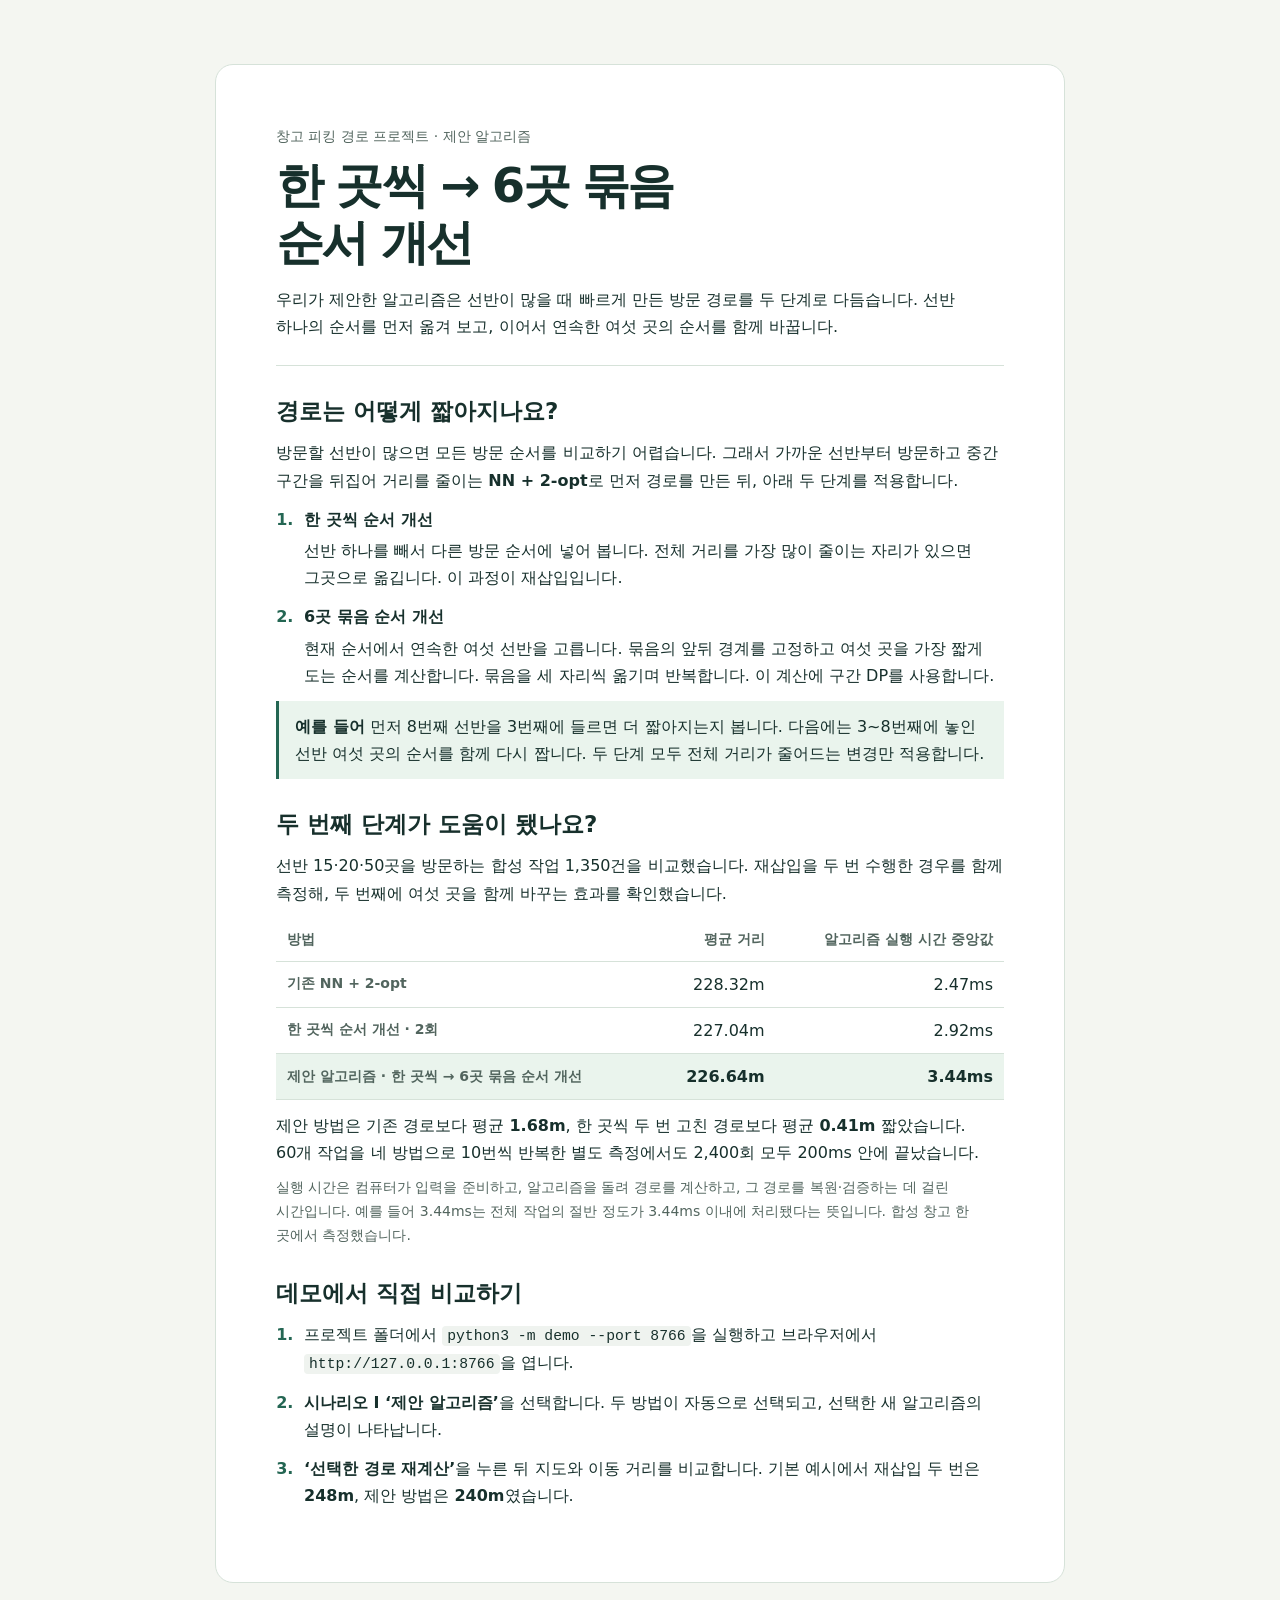
<file: docs/team-update-two-stage.html>
<!doctype html>
<html lang="ko">
<head>
<meta charset="utf-8">
<meta name="viewport" content="width=device-width, initial-scale=1">
<title>창고 피킹 데모 업데이트 · 제안 알고리즘</title>
<style>
  :root {color-scheme:light; --ink:#17302c; --muted:#52655e; --line:#d6e2d9; --accent:#246653; --tint:#eaf4ed}
  * {box-sizing:border-box}
  body {margin:0;background:#f4f6f1;color:var(--ink);font:16px/1.7 system-ui,sans-serif;word-break:keep-all;overflow-wrap:anywhere}
  main {width:min(850px, calc(100% - 32px));margin:clamp(16px,5vw,64px) auto;background:white;border:1px solid var(--line);border-radius:18px;padding:clamp(20px,6vw,60px)}
  header {border-bottom:1px solid var(--line);padding-bottom:25px}
  h1,h2,h3,p {margin:0}
  h1 {font-size:clamp(30px,5vw,48px);line-height:1.2;letter-spacing:-.055em;margin:8px 0 14px}
  h2 {font-size:23px;line-height:1.35;margin-bottom:12px}
  h3 {font-size:16px;margin-bottom:4px}
  section {margin-top:30px}
  p + p {margin-top:10px}
  .project,.note {color:var(--muted);font-size:14px}
  .steps {padding-left:23px;margin:12px 0}
  .steps li {padding-left:5px;margin-bottom:12px}
  .steps li::marker {color:var(--accent);font-weight:700}
  .example {margin-top:12px;padding:12px 16px;background:var(--tint);border-left:3px solid var(--accent)}
  .table {overflow-x:auto;margin:12px 0}
  table {width:100%;border-collapse:collapse;font-variant-numeric:tabular-nums}
  th,td {padding:9px 11px;border-bottom:1px solid var(--line);text-align:right}
  th:first-child,td:first-child {text-align:left}
  th {font-size:14px;color:var(--muted)}
  td:not(:first-child) {white-space:nowrap}
  tbody tr:last-child {background:var(--tint);font-weight:700}
  code {font-size:.92em;background:#eff3ef;padding:2px 5px;border-radius:4px}
  @media print {body {background:white} main {width:100%;margin:0;padding:0;border:0} section,.table {break-inside:avoid}}
</style>
</head>
<body>
<main>
  <header>
    <p class="project">창고 피킹 경로 프로젝트 · 제안 알고리즘</p>
    <h1>한 곳씩 → 6곳 묶음<br>순서 개선</h1>
    <p>우리가 제안한 알고리즘은 선반이 많을 때 빠르게 만든 방문 경로를 두 단계로 다듬습니다. 선반 하나의 순서를 먼저 옮겨 보고, 이어서 연속한 여섯 곳의 순서를 함께 바꿉니다.</p>
  </header>

  <section>
    <h2>경로는 어떻게 짧아지나요?</h2>
    <p>방문할 선반이 많으면 모든 방문 순서를 비교하기 어렵습니다. 그래서 가까운 선반부터 방문하고 중간 구간을 뒤집어 거리를 줄이는 <strong>NN + 2-opt</strong>로 먼저 경로를 만든 뒤, 아래 두 단계를 적용합니다.</p>
    <ol class="steps">
      <li><h3>한 곳씩 순서 개선</h3>선반 하나를 빼서 다른 방문 순서에 넣어 봅니다. 전체 거리를 가장 많이 줄이는 자리가 있으면 그곳으로 옮깁니다. 이 과정이 재삽입입니다.</li>
      <li><h3>6곳 묶음 순서 개선</h3>현재 순서에서 연속한 여섯 선반을 고릅니다. 묶음의 앞뒤 경계를 고정하고 여섯 곳을 가장 짧게 도는 순서를 계산합니다. 묶음을 세 자리씩 옮기며 반복합니다. 이 계산에 구간 DP를 사용합니다.</li>
    </ol>
    <p class="example"><strong>예를 들어</strong> 먼저 8번째 선반을 3번째에 들르면 더 짧아지는지 봅니다. 다음에는 3~8번째에 놓인 선반 여섯 곳의 순서를 함께 다시 짭니다. 두 단계 모두 전체 거리가 줄어드는 변경만 적용합니다.</p>
  </section>

  <section>
    <h2>두 번째 단계가 도움이 됐나요?</h2>
    <p>선반 15·20·50곳을 방문하는 합성 작업 1,350건을 비교했습니다. 재삽입을 두 번 수행한 경우를 함께 측정해, 두 번째에 여섯 곳을 함께 바꾸는 효과를 확인했습니다.</p>
    <div class="table" role="region" aria-label="경로 거리와 처리 시간 비교" tabindex="0">
      <table>
        <thead><tr><th scope="col">방법</th><th scope="col">평균 거리</th><th scope="col">알고리즘 실행 시간 중앙값</th></tr></thead>
        <tbody>
          <tr><th scope="row">기존 NN + 2-opt</th><td>228.32m</td><td>2.47ms</td></tr>
          <tr><th scope="row">한 곳씩 순서 개선 · 2회</th><td>227.04m</td><td>2.92ms</td></tr>
          <tr><th scope="row">제안 알고리즘 · 한 곳씩 → 6곳 묶음 순서 개선</th><td>226.64m</td><td>3.44ms</td></tr>
        </tbody>
      </table>
    </div>
    <p>제안 방법은 기존 경로보다 평균 <strong>1.68m</strong>, 한 곳씩 두 번 고친 경로보다 평균 <strong>0.41m</strong> 짧았습니다. 60개 작업을 네 방법으로 10번씩 반복한 별도 측정에서도 2,400회 모두 200ms 안에 끝났습니다.</p>
    <p class="note">실행 시간은 컴퓨터가 입력을 준비하고, 알고리즘을 돌려 경로를 계산하고, 그 경로를 복원·검증하는 데 걸린 시간입니다. 예를 들어 3.44ms는 전체 작업의 절반 정도가 3.44ms 이내에 처리됐다는 뜻입니다. 합성 창고 한 곳에서 측정했습니다.</p>
  </section>

  <section>
    <h2>데모에서 직접 비교하기</h2>
    <ol class="steps">
      <li>프로젝트 폴더에서 <code>python3 -m demo --port 8766</code>을 실행하고 브라우저에서 <code>http://127.0.0.1:8766</code>을 엽니다.</li>
      <li><strong>시나리오 I ‘제안 알고리즘’</strong>을 선택합니다. 두 방법이 자동으로 선택되고, 선택한 새 알고리즘의 설명이 나타납니다.</li>
      <li><strong>‘선택한 경로 재계산’</strong>을 누른 뒤 지도와 이동 거리를 비교합니다. 기본 예시에서 재삽입 두 번은 <strong>248m</strong>, 제안 방법은 <strong>240m</strong>였습니다.</li>
    </ol>
  </section>
</main>
</body>
</html>
</file>
